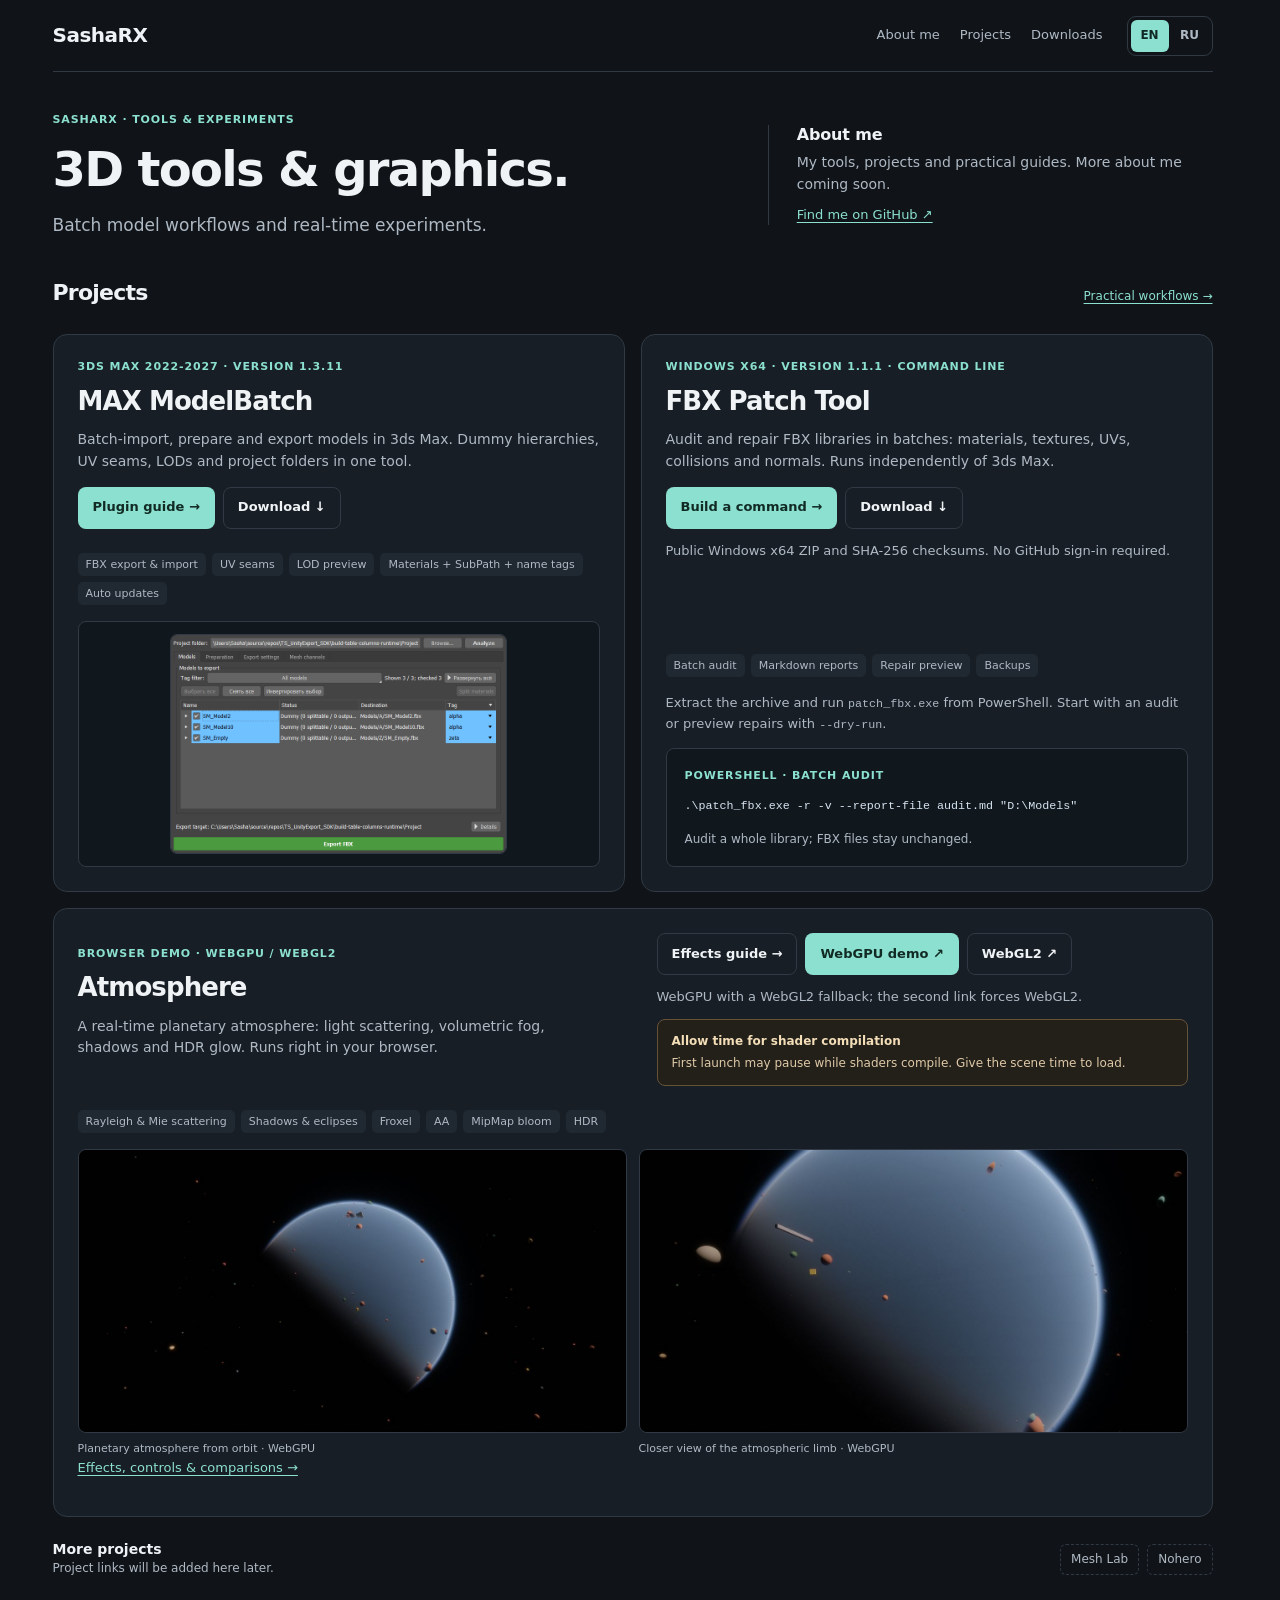
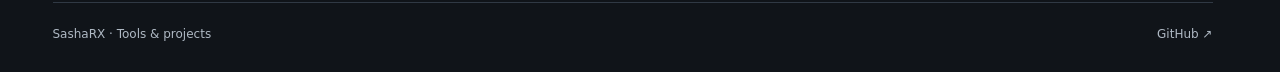
<file: index.html>
<!doctype html>
<html lang="en">
<head>
  <meta charset="utf-8">
  <meta name="viewport" content="width=device-width,initial-scale=1">
  <title>SashaRX - tools &amp; projects</title>
  <meta name="description" content="SashaRX's tools and projects: MAX ModelBatch for 3ds Max, FBX Patch Tool with command examples, and a planetary atmosphere demo for WebGPU and WebGL2.">
  <link rel="canonical" href="https://sasharx.github.io/">
<link rel="alternate" hreflang="en" href="https://sasharx.github.io/">
<link rel="alternate" hreflang="ru" href="https://sasharx.github.io/ru/">
<link rel="alternate" hreflang="x-default" href="https://sasharx.github.io/">
  <meta property="og:title" content="SashaRX - tools &amp; projects">
  <meta property="og:description" content="SashaRX's tools and projects: MAX ModelBatch for 3ds Max, FBX Patch Tool with command examples, and a planetary atmosphere demo for WebGPU and WebGL2.">
  <meta property="og:type" content="website">
  <meta property="og:locale" content="en_US">
  <meta property="og:url" content="https://sasharx.github.io/">
  <meta property="og:image" content="https://sasharx.github.io/modelbatch/preview.png">
  <link rel="stylesheet" href="/assets/gallery.css">
  <script src="/assets/gallery.js" defer></script>
  <script>
(()=>{const key='sasharx.siteLanguage';const locale="en";const routes={"en":"/","ru":"/ru/"};
try{if(true&&localStorage.getItem(key)==='ru'){location.replace(routes.ru+location.search+location.hash);return}localStorage.setItem(key,locale)}catch{}
document.addEventListener('DOMContentLoaded',()=>{const links=[...document.querySelectorAll('a[data-language]')];
const update=()=>links.forEach(link=>link.href=routes[link.dataset.language]+location.search+location.hash);update();addEventListener('hashchange',update);
links.forEach(link=>link.addEventListener('click',()=>{try{localStorage.setItem(key,link.dataset.language)}catch{}}));});})();
</script>
<link rel="stylesheet" href="/assets/site.css?v=20261013">
<link rel="stylesheet" href="/assets/home.css?v=20261013-workflows">
<script src="/assets/about.js?v=20261013-projects" defer></script>
</head>
<body class="home-page">
<a class="skip-link" href="#main">Skip to content</a>
  <div class="wrap">
    <header class="site-header">
      <a class="brand" href="/">SashaRX</a>
      <div class="header-actions">
        <nav class="site-nav" aria-label="Main navigation">
          <a href="#about">About me</a>
          <a href="#projects">Projects</a>
          <a href="/downloads/">Downloads</a>
        </nav>
        <nav class="language-switch" aria-label="Site language"><a href="/" hreflang="en" lang="en" data-language="en" aria-current="true">EN</a><a href="/ru/" hreflang="ru" lang="ru" data-language="ru">RU</a></nav>
      </div>
    </header>
    <main id="main">
      <details id="about" class="about-disclosure">
        <summary>About me</summary>
      <section class="about" aria-labelledby="name">
        <div>
          <p class="eyebrow">SashaRX · tools &amp; experiments</p>
          <h1 id="name">3D tools &amp; graphics.</h1>
          <p class="lead">Batch model workflows and real-time experiments.</p>
        </div>
        <div class="note">
          <h2>About me</h2>
          <p>My tools, projects and practical guides. More about me coming soon.</p>
          <a href="https://github.com/SashaRX">Find me on GitHub ↗</a>
        </div>
      </section>
      </details>
      <section id="projects" aria-labelledby="projects-title">
        <div class="section-title">
          <h2 id="projects-title">Projects</h2>
          <span><a href="/workflows/">Practical workflows →</a></span>
        </div>
        <div class="project-grid">
        <article class="project" id="modelbatch" aria-labelledby="modelbatch-title">
          <div class="project-copy">
            <span class="badge">3DS MAX 2022-2027 · VERSION 1.3.11</span>
            <h3 id="modelbatch-title">MAX ModelBatch</h3>
            <p>Batch-import, prepare and export models in 3ds Max. Dummy hierarchies, UV seams, LODs and project folders in one tool.</p>
            <div class="demo-actions"><a class="button" href="/modelbatch/">Plugin guide →</a><a class="button button-secondary" href="/downloads/#modelbatch">Download ↓</a></div>
          </div>
          <details class="project-details">
            <summary aria-label="More details: MAX ModelBatch">More details</summary>
            <div class="project-details-content">
              <div class="features" aria-label="Plugin features"><span>FBX export &amp; import</span><span>UV seams</span><span>LOD preview</span><span>Materials + SubPath + name tags</span><span>Auto updates</span></div>
              <a class="project-image" href="/modelbatch/" aria-label="Open the MAX ModelBatch illustrated guide">
                <img src="/modelbatch/preview.png" alt="MAX ModelBatch's Models page in 3ds Max, with Dummy roots, destination paths and tag controls" width="800" height="520" loading="lazy" decoding="async">
              </a>
            </div>
          </details>
        </article>
        <article class="project" id="fbx-patch" aria-labelledby="fbx-patch-title">
          <div class="project-copy">
            <span class="badge">WINDOWS X64 · VERSION 1.1.1 · COMMAND LINE</span>
            <h3 id="fbx-patch-title">FBX Patch Tool</h3>
            <p>Audit and repair FBX libraries in batches: materials, textures, UVs, collisions and normals. Runs independently of 3ds Max.</p>
          </div>
          <div class="demo-launch">
            <div class="demo-actions">
              <a class="button" href="/fbx-patch/">Build a command →</a>
              <a class="button button-secondary" href="/downloads/#fbx">Download ↓</a>
            </div>
            <p>Public Windows x64 ZIP and SHA-256 checksums. No GitHub sign-in required.</p>
          </div>
          <details class="project-details">
            <summary aria-label="More details: FBX Patch Tool">More details</summary>
            <div class="project-details-content">
              <div class="features" aria-label="FBX Patch Tool features"><span>Batch audit</span><span>Markdown reports</span><span>Repair preview</span><span>Backups</span></div>
              <p>Extract the archive and run <code>patch_fbx.exe</code> from PowerShell. Start with an audit or preview repairs with <code>--dry-run</code>.</p>
              <div class="command-preview"><span>POWERSHELL · BATCH AUDIT</span><pre><code>.\patch_fbx.exe -r -v --report-file audit.md "D:\Models"</code></pre><p>Audit a whole library; FBX files stay unchanged.</p></div>
            </div>
          </details>
        </article>
        <article class="project project-atmosphere" id="atmosphere" aria-labelledby="atmosphere-title">
          <div class="atmosphere-info">
            <div class="project-copy">
              <span class="badge">BROWSER DEMO · WEBGPU / WEBGL2</span>
              <h3 id="atmosphere-title">Atmosphere</h3>
              <p>A real-time planetary atmosphere: light scattering, volumetric fog, shadows and HDR glow. Runs right in your browser.</p>
            </div>
            <div class="demo-launch">
              <div class="demo-actions">
                <a class="button button-secondary" href="/atmosphere-guide/">Effects guide →</a>
                <a class="button" href="https://sasharx.github.io/Atmosphere/" target="_blank" rel="noopener">WebGPU demo ↗</a>
                <a class="button button-secondary" href="https://sasharx.github.io/Atmosphere/?webgl2" target="_blank" rel="noopener">WebGL2 ↗</a>
              </div>
              <p>WebGPU with a WebGL2 fallback; the second link forces WebGL2.</p>
              <p class="shader-note"><strong>Allow time for shader compilation</strong>First launch may pause while shaders compile. Give the scene time to load.</p>
            </div>
          </div>
          <details class="project-details">
            <summary aria-label="More details: Atmosphere">More details</summary>
            <div class="project-details-content">
              <div class="features" aria-label="Atmosphere features"><span>Rayleigh &amp; Mie scattering</span><span>Shadows &amp; eclipses</span><span>Froxel</span><span>AA</span><span>MipMap bloom</span><span>HDR</span></div>
              <div class="atmosphere-gallery" aria-label="Atmosphere screenshots captured in WebGPU">
                <figure>
                  <a href="/assets/atmosphere/orbit.jpg" aria-label="View the orbital screenshot in the gallery">
                    <img src="/assets/atmosphere/orbit.jpg" alt="A blue atmospheric rim around the lit side of a planet against space" width="1280" height="660" loading="lazy" decoding="async">
                  </a>
                  <figcaption>Planetary atmosphere from orbit · WebGPU</figcaption>
                </figure>
                <figure>
                  <a href="/assets/atmosphere/limb.jpg" aria-label="View the atmospheric limb screenshot in the gallery">
                    <img src="/assets/atmosphere/limb.jpg" alt="A closer view of the glowing blue atmospheric limb and the transition into the planet's shadow" width="1280" height="660" loading="lazy" decoding="async">
                  </a>
                  <figcaption>Closer view of the atmospheric limb · WebGPU</figcaption>
                </figure>
              </div>
              <p><a href="/atmosphere-guide/#effects">Effects, controls &amp; comparisons →</a></p>
            </div>
          </details>
        </article>
        </div>
      </section>
      <section class="upcoming" aria-labelledby="more-title">
        <div><h2 id="more-title">More projects</h2><p>Project links will be added here later.</p></div>
        <div class="future-projects"><span>Mesh Lab</span><span>Nohero</span></div>
      </section>
    </main>
    <footer class="site-footer"><span>SashaRX · Tools &amp; projects</span><a href="https://github.com/SashaRX">GitHub ↗</a></footer>
  </div>
</body>
</html>
</file>
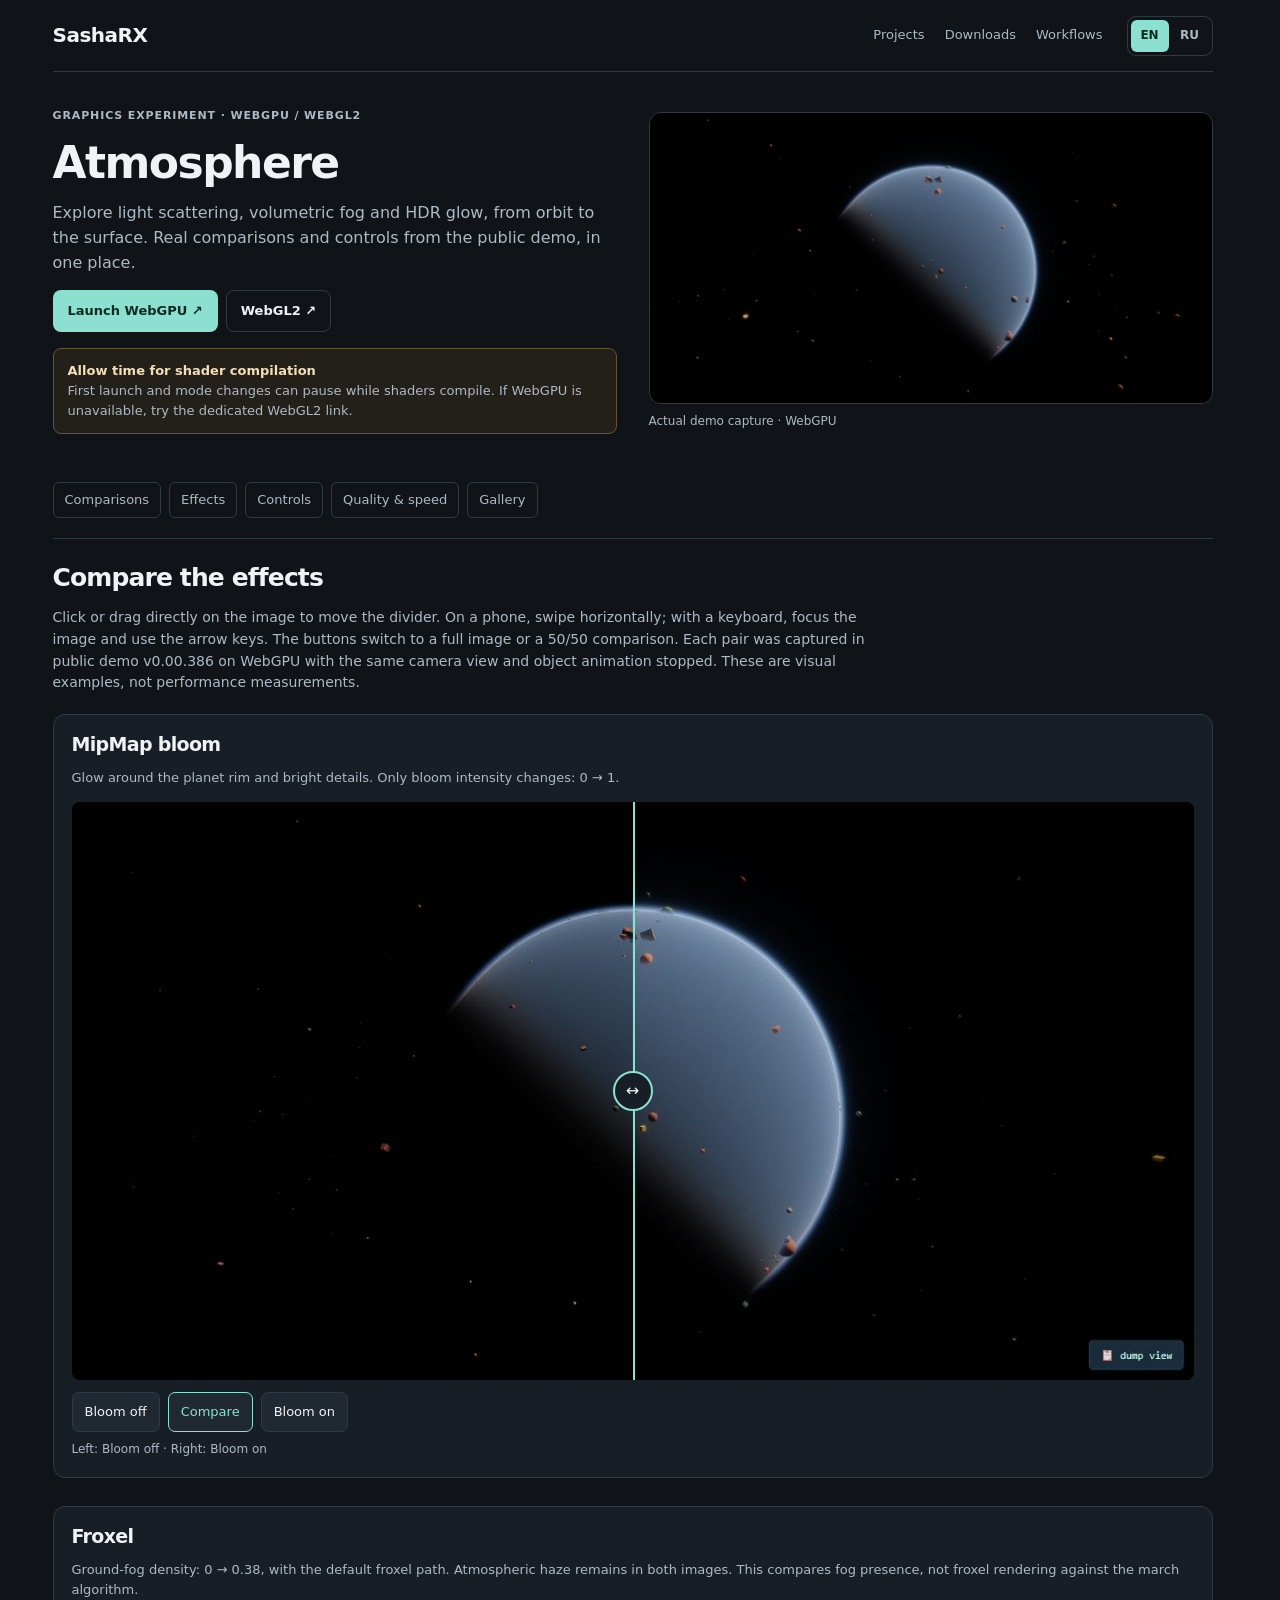
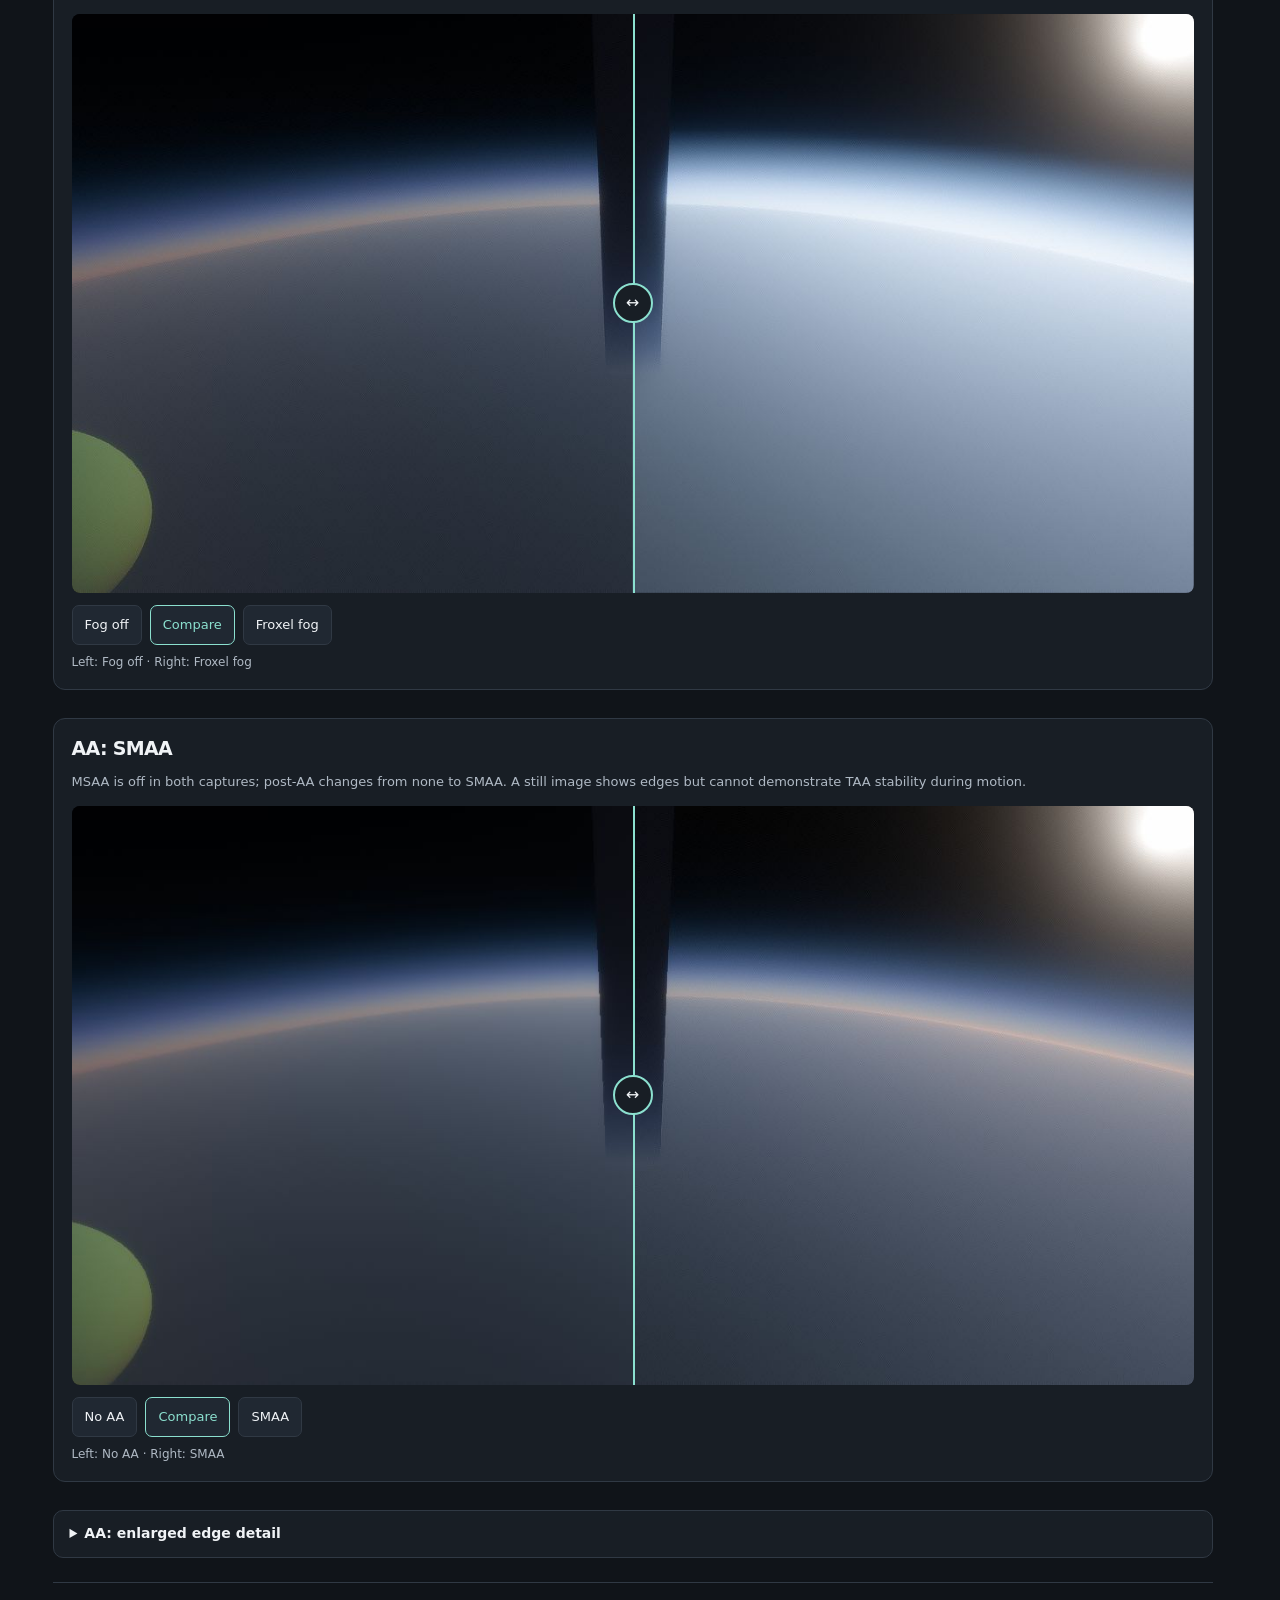
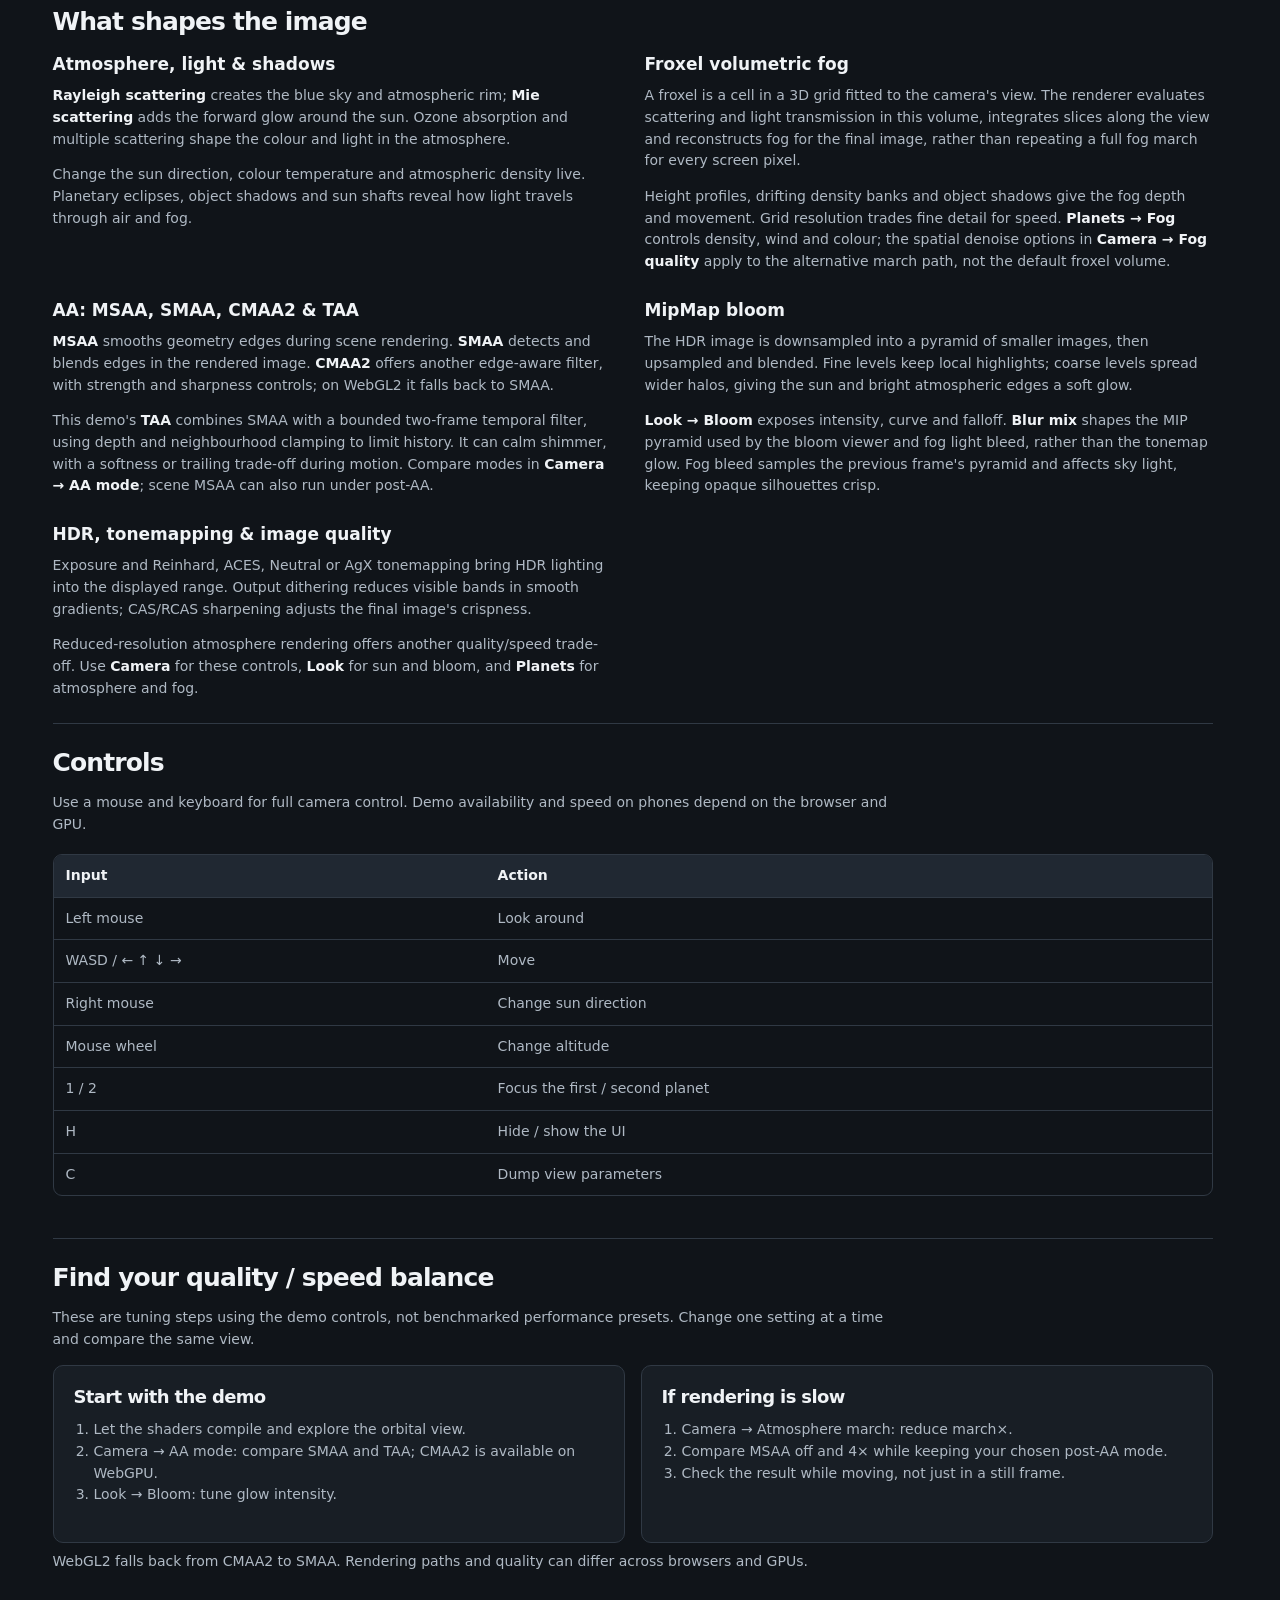
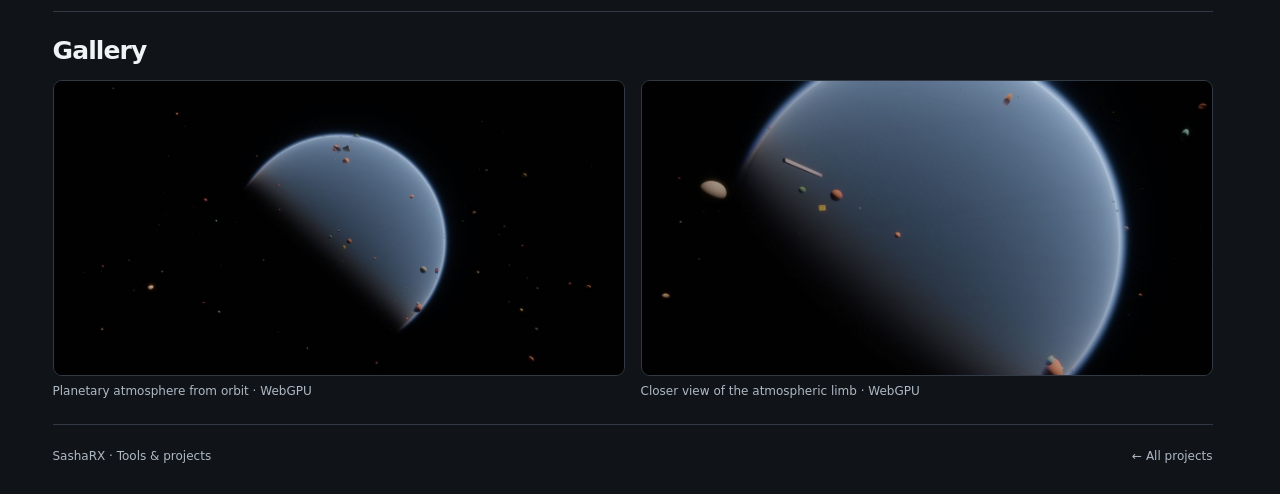
<file: atmosphere-guide/index.html>
<!doctype html>
<html lang="en"><head><meta charset="utf-8"><meta name="viewport" content="width=device-width,initial-scale=1">
<title>Atmosphere — effects &amp; controls · SashaRX</title><meta name="description" content="An interactive planetary atmosphere: AA, Froxel and MipMap bloom comparisons, controls and WebGPU/WebGL2 quality settings.">
<link rel="canonical" href="https://sasharx.github.io/atmosphere-guide/">
<link rel="alternate" hreflang="en" href="https://sasharx.github.io/atmosphere-guide/"><link rel="alternate" hreflang="ru" href="https://sasharx.github.io/ru/atmosphere-guide/"><link rel="alternate" hreflang="x-default" href="https://sasharx.github.io/atmosphere-guide/">
<meta property="og:title" content="Atmosphere — effects &amp; controls · SashaRX"><meta property="og:description" content="An interactive planetary atmosphere: AA, Froxel and MipMap bloom comparisons, controls and WebGPU/WebGL2 quality settings."><meta property="og:type" content="website"><meta property="og:url" content="https://sasharx.github.io/atmosphere-guide/"><meta property="og:locale" content="en_US"><meta property="og:image" content="https://sasharx.github.io/assets/atmosphere/orbit.jpg">
<link rel="stylesheet" href="/assets/site.css?v=20261013"><link rel="stylesheet" href="/assets/project-pages.css?v=20261013-direct-compare">
<script>
(()=>{const key='sasharx.siteLanguage';const locale='en';const routes={en:'/atmosphere-guide/',ru:'/ru/atmosphere-guide/'};
try{localStorage.setItem(key,locale)}catch{}
document.addEventListener('DOMContentLoaded',()=>{const links=[...document.querySelectorAll('a[data-language]')];const update=()=>links.forEach(link=>link.href=routes[link.dataset.language]+location.search+location.hash);update();addEventListener('hashchange',update);links.forEach(link=>link.addEventListener('click',()=>{try{localStorage.setItem(key,link.dataset.language)}catch{}}));});})();
</script><link rel="stylesheet" href="/assets/gallery.css"><script src="/assets/gallery.js" defer></script><script src="/assets/comparisons.js?v=20261013-direct-compare" defer></script></head><body>
<a class="skip-link" href="#main">Skip to content</a>
<div class="wrap"><header class="site-header"><a class="brand" href="/">SashaRX</a><div class="header-actions"><nav class="site-nav" aria-label="Main navigation"><a href="/#projects">Projects</a><a href="/downloads/">Downloads</a><a href="/workflows/">Workflows</a></nav><nav class="language-switch" aria-label="Site language"><a href="/atmosphere-guide/" hreflang="en" lang="en" data-language="en" aria-current="true">EN</a><a href="/ru/atmosphere-guide/" hreflang="ru" lang="ru" data-language="ru">RU</a></nav></div></header>
<main id="main"><section class="project-hero" aria-labelledby="page-title"><div><p class="eyebrow">GRAPHICS EXPERIMENT · WEBGPU / WEBGL2</p><h1 id="page-title">Atmosphere</h1><p>Explore light scattering, volumetric fog and HDR glow, from orbit to the surface. Real comparisons and controls from the public demo, in one place.</p><div class="demo-actions"><a class="button" href="https://sasharx.github.io/Atmosphere/" target="_blank" rel="noopener">Launch WebGPU ↗</a><a class="button button-secondary" href="https://sasharx.github.io/Atmosphere/?webgl2" target="_blank" rel="noopener">WebGL2 ↗</a></div><p class="shader-note"><strong>Allow time for shader compilation</strong>First launch and mode changes can pause while shaders compile. If WebGPU is unavailable, try the dedicated WebGL2 link.</p></div><figure class="hero-image"><img src="/assets/atmosphere/orbit.jpg" width="1280" height="660" decoding="async" alt="A planet with a blue atmospheric rim"><figcaption>Actual demo capture · WebGPU</figcaption></figure></section>
<nav class="section-nav" aria-label="Page sections"><a href="#comparisons">Comparisons</a><a href="#effects">Effects</a><a href="#controls">Controls</a><a href="#quality">Quality & speed</a><a href="#screenshots">Gallery</a></nav>
<section class="project-section" id="comparisons"><h2>Compare the effects</h2><p>Click or drag directly on the image to move the divider. On a phone, swipe horizontally; with a keyboard, focus the image and use the arrow keys. The buttons switch to a full image or a 50/50 comparison. Each pair was captured in public demo v0.00.386 on WebGPU with the same camera view and object animation stopped. These are visual examples, not performance measurements.</p>
<article class="comparison" id="compare-bloom"><h3>MipMap bloom</h3><p>Glow around the planet rim and bright details. Only bloom intensity changes: 0 → 1.</p>
<div class="comparison-stage" data-label="Comparison divider: MipMap bloom" data-before="Bloom off" data-after="Bloom on"><figure class="comparison-before"><img src="/assets/atmosphere/bloom-off.jpg" width="1280" height="660" loading="lazy" decoding="async" alt="Bloom off"><figcaption>Bloom off</figcaption></figure><figure class="comparison-after"><img src="/assets/atmosphere/bloom-on.jpg" width="1280" height="660" loading="lazy" decoding="async" alt="Bloom on"><figcaption>Bloom on</figcaption></figure></div>
<div class="comparison-controls" hidden><div class="comparison-buttons" role="group" aria-label="MipMap bloom"><button type="button" data-split="100" aria-pressed="false">Bloom off</button><button type="button" data-split="50" aria-pressed="true">Compare</button><button type="button" data-split="0" aria-pressed="false">Bloom on</button></div><p class="comparison-sides">Left: Bloom off · Right: Bloom on</p></div></article><article class="comparison" id="compare-fog"><h3>Froxel</h3><p>Ground-fog density: 0 → 0.38, with the default froxel path. Atmospheric haze remains in both images. This compares fog presence, not froxel rendering against the march algorithm.</p>
<div class="comparison-stage" data-label="Comparison divider: Froxel" data-before="Fog off" data-after="Froxel fog"><figure class="comparison-before"><img src="/assets/atmosphere/fog-off.jpg" width="1280" height="660" loading="lazy" decoding="async" alt="Fog off"><figcaption>Fog off</figcaption></figure><figure class="comparison-after"><img src="/assets/atmosphere/fog-on.jpg" width="1280" height="660" loading="lazy" decoding="async" alt="Froxel fog"><figcaption>Froxel fog</figcaption></figure></div>
<div class="comparison-controls" hidden><div class="comparison-buttons" role="group" aria-label="Froxel"><button type="button" data-split="100" aria-pressed="false">Fog off</button><button type="button" data-split="50" aria-pressed="true">Compare</button><button type="button" data-split="0" aria-pressed="false">Froxel fog</button></div><p class="comparison-sides">Left: Fog off · Right: Froxel fog</p></div></article><article class="comparison" id="compare-aa"><h3>AA: SMAA</h3><p>MSAA is off in both captures; post-AA changes from none to SMAA. A still image shows edges but cannot demonstrate TAA stability during motion.</p>
<div class="comparison-stage" data-label="Comparison divider: AA: SMAA" data-before="No AA" data-after="SMAA"><figure class="comparison-before"><img src="/assets/atmosphere/aa-off.jpg" width="1280" height="660" loading="lazy" decoding="async" alt="No AA"><figcaption>No AA</figcaption></figure><figure class="comparison-after"><img src="/assets/atmosphere/aa-smaa.jpg" width="1280" height="660" loading="lazy" decoding="async" alt="SMAA"><figcaption>SMAA</figcaption></figure></div>
<div class="comparison-controls" hidden><div class="comparison-buttons" role="group" aria-label="AA: SMAA"><button type="button" data-split="100" aria-pressed="false">No AA</button><button type="button" data-split="50" aria-pressed="true">Compare</button><button type="button" data-split="0" aria-pressed="false">SMAA</button></div><p class="comparison-sides">Left: No AA · Right: SMAA</p></div></article><details class="capture-note"><summary>AA: enlarged edge detail</summary><div class="aa-detail"><figure><img src="/assets/atmosphere/aa-off-detail.jpg" width="110" height="240" loading="lazy" alt="An object edge without AA"><figcaption>No AA · edge detail</figcaption></figure><figure><img src="/assets/atmosphere/aa-smaa-detail.jpg" width="110" height="240" loading="lazy" alt="The same edge with SMAA"><figcaption>SMAA · edge detail</figcaption></figure></div></details></section>
<section class="project-section" id="effects"><h2>What shapes the image</h2><dl class="effect-list">
              <div>
                <dt>Atmosphere, light &amp; shadows</dt>
                <dd><p><strong>Rayleigh scattering</strong> creates the blue sky and atmospheric rim; <strong>Mie scattering</strong> adds the forward glow around the sun. Ozone absorption and multiple scattering shape the colour and light in the atmosphere.</p><p>Change the sun direction, colour temperature and atmospheric density live. Planetary eclipses, object shadows and sun shafts reveal how light travels through air and fog.</p></dd>
              </div>
              <div>
                <dt>Froxel volumetric fog</dt>
                <dd><p>A froxel is a cell in a 3D grid fitted to the camera's view. The renderer evaluates scattering and light transmission in this volume, integrates slices along the view and reconstructs fog for the final image, rather than repeating a full fog march for every screen pixel.</p><p>Height profiles, drifting density banks and object shadows give the fog depth and movement. Grid resolution trades fine detail for speed. <strong>Planets → Fog</strong> controls density, wind and colour; the spatial denoise options in <strong>Camera → Fog quality</strong> apply to the alternative march path, not the default froxel volume.</p></dd>
              </div>
              <div>
                <dt>AA: MSAA, SMAA, CMAA2 &amp; TAA</dt>
                <dd><p><strong>MSAA</strong> smooths geometry edges during scene rendering. <strong>SMAA</strong> detects and blends edges in the rendered image. <strong>CMAA2</strong> offers another edge-aware filter, with strength and sharpness controls; on WebGL2 it falls back to SMAA.</p><p>This demo's <strong>TAA</strong> combines SMAA with a bounded two-frame temporal filter, using depth and neighbourhood clamping to limit history. It can calm shimmer, with a softness or trailing trade-off during motion. Compare modes in <strong>Camera → AA mode</strong>; scene MSAA can also run under post-AA.</p></dd>
              </div>
              <div>
                <dt>MipMap bloom</dt>
                <dd><p>The HDR image is downsampled into a pyramid of smaller images, then upsampled and blended. Fine levels keep local highlights; coarse levels spread wider halos, giving the sun and bright atmospheric edges a soft glow.</p><p><strong>Look → Bloom</strong> exposes intensity, curve and falloff. <strong>Blur mix</strong> shapes the MIP pyramid used by the bloom viewer and fog light bleed, rather than the tonemap glow. Fog bleed samples the previous frame's pyramid and affects sky light, keeping opaque silhouettes crisp.</p></dd>
              </div>
              <div>
                <dt>HDR, tonemapping &amp; image quality</dt>
                <dd><p>Exposure and Reinhard, ACES, Neutral or AgX tonemapping bring HDR lighting into the displayed range. Output dithering reduces visible bands in smooth gradients; CAS/RCAS sharpening adjusts the final image's crispness.</p><p>Reduced-resolution atmosphere rendering offers another quality/speed trade-off. Use <strong>Camera</strong> for these controls, <strong>Look</strong> for sun and bloom, and <strong>Planets</strong> for atmosphere and fog.</p></dd>
              </div>
              </dl></section>
<section class="project-section" id="controls"><h2>Controls</h2><p>Use a mouse and keyboard for full camera control. Demo availability and speed on phones depend on the browser and GPU.</p><div class="table-wrap" tabindex="0"><table><thead><tr><th>Input</th><th>Action</th></tr></thead><tbody>
<tr><td>Left mouse</td><td>Look around</td></tr><tr><td>WASD / ← ↑ ↓ →</td><td>Move</td></tr><tr><td>Right mouse</td><td>Change sun direction</td></tr><tr><td>Mouse wheel</td><td>Change altitude</td></tr><tr><td>1 / 2</td><td>Focus the first / second planet</td></tr><tr><td>H</td><td>Hide / show the UI</td></tr><tr><td>C</td><td>Dump view parameters</td></tr></tbody></table></div></section><section class="project-section" id="quality"><h2>Find your quality / speed balance</h2><p>These are tuning steps using the demo controls, not benchmarked performance presets. Change one setting at a time and compare the same view.</p><div class="info-grid">
<article class="info-card"><h3>Start with the demo</h3><ol><li>Let the shaders compile and explore the orbital view.</li><li>Camera → AA mode: compare SMAA and TAA; CMAA2 is available on WebGPU.</li><li>Look → Bloom: tune glow intensity.</li></ol></article>
<article class="info-card"><h3>If rendering is slow</h3><ol><li>Camera → Atmosphere march: reduce march×.</li><li>Compare MSAA off and 4× while keeping your chosen post-AA mode.</li><li>Check the result while moving, not just in a still frame.</li></ol></article></div><p class="capture-meta">WebGL2 falls back from CMAA2 to SMAA. Rendering paths and quality can differ across browsers and GPUs.</p></section>
<section class="project-section" id="screenshots"><h2>Gallery</h2><div class="atmosphere-gallery" aria-label="Atmosphere screenshots captured in WebGPU">
                <figure>
                  <a href="/assets/atmosphere/orbit.jpg" aria-label="View the orbital screenshot in the gallery">
                    <img src="/assets/atmosphere/orbit.jpg" alt="A blue atmospheric rim around the lit side of a planet against space" width="1280" height="660" loading="lazy" decoding="async">
                  </a>
                  <figcaption>Planetary atmosphere from orbit · WebGPU</figcaption>
                </figure>
                <figure>
                  <a href="/assets/atmosphere/limb.jpg" aria-label="View the atmospheric limb screenshot in the gallery">
                    <img src="/assets/atmosphere/limb.jpg" alt="A closer view of the glowing blue atmospheric limb and the transition into the planet's shadow" width="1280" height="660" loading="lazy" decoding="async">
                  </a>
                  <figcaption>Closer view of the atmospheric limb · WebGPU</figcaption>
                </figure>
              </div></section></main><footer class="site-footer"><span>SashaRX · Tools &amp; projects</span><a href="/">← All projects</a></footer></div></body></html>
</file>
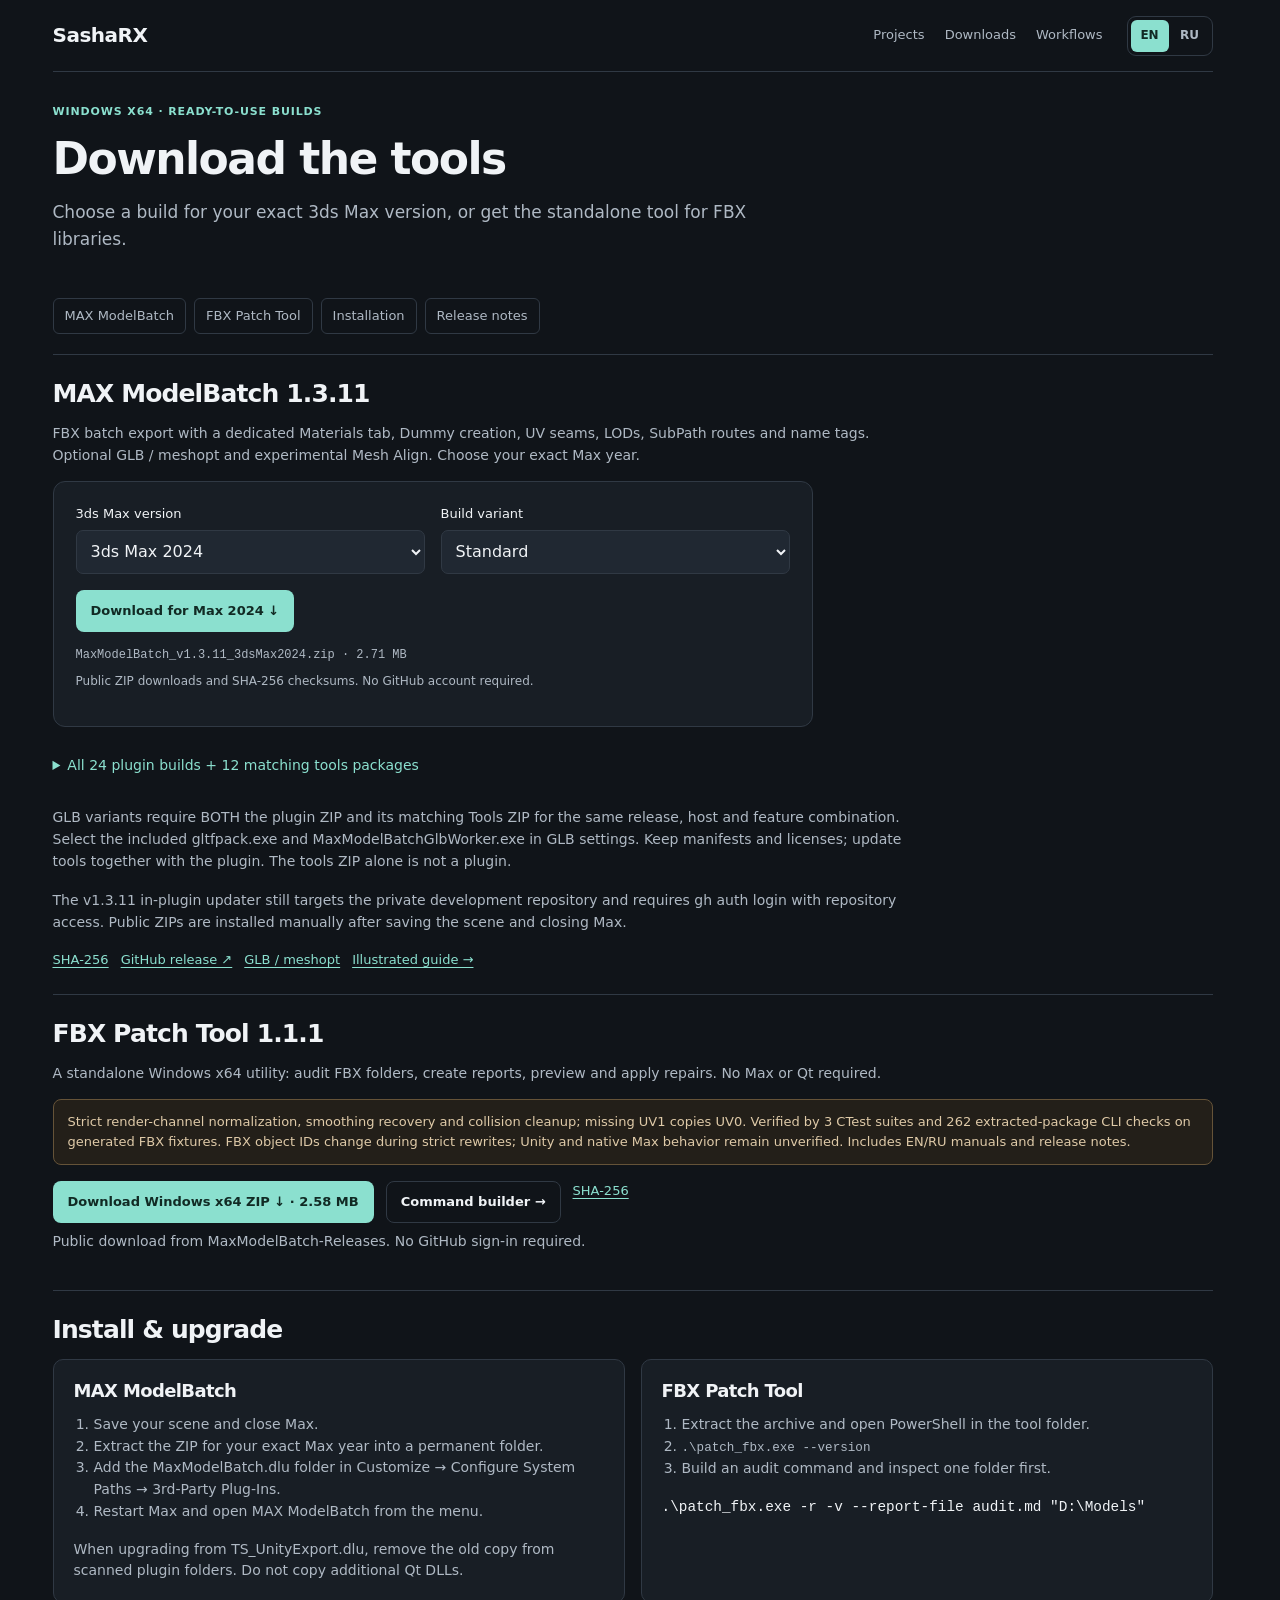
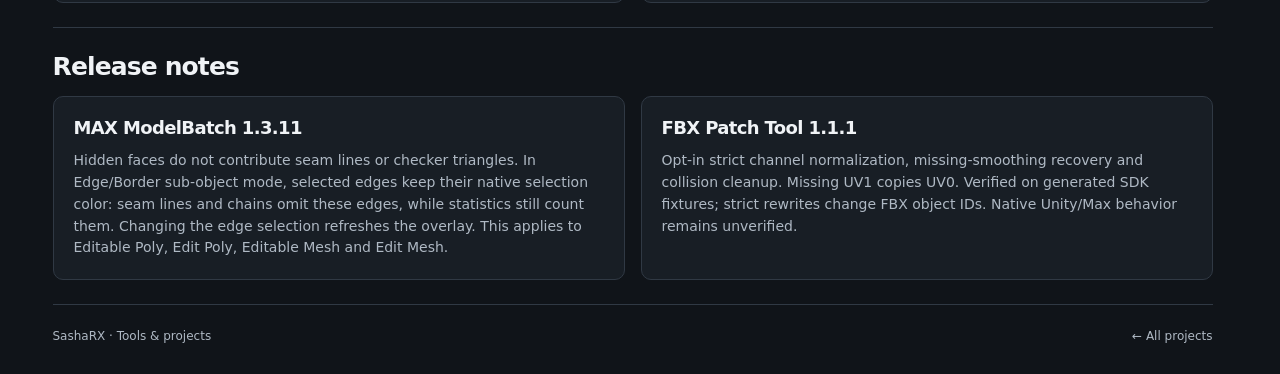
<file: downloads/index.html>
<!DOCTYPE html>

<html lang="en"><head><meta charset="utf-8"/><meta content="width=device-width,initial-scale=1" name="viewport"/>
<title>Download the tools · SashaRX</title><meta content="Ready-to-use MAX ModelBatch builds for Max 2022–2027 and FBX Patch Tool: host selection, installation and validation status." name="description"/>
<link href="https://sasharx.github.io/downloads/" rel="canonical"/>
<link href="https://sasharx.github.io/downloads/" hreflang="en" rel="alternate"/><link href="https://sasharx.github.io/ru/downloads/" hreflang="ru" rel="alternate"/><link href="https://sasharx.github.io/downloads/" hreflang="x-default" rel="alternate"/>
<meta content="Download the tools · SashaRX" property="og:title"/><meta content="Ready-to-use MAX ModelBatch builds for Max 2022–2027 and FBX Patch Tool: host selection, installation and validation status." property="og:description"/><meta content="website" property="og:type"/><meta content="https://sasharx.github.io/downloads/" property="og:url"/><meta content="en_US" property="og:locale"/><meta content="https://sasharx.github.io/modelbatch/preview.png" property="og:image"/>
<link href="/assets/site.css?v=20261013" rel="stylesheet"/><link href="/assets/project-pages.css?v=1.3.11" rel="stylesheet"/>
<script>
(()=>{const key='sasharx.siteLanguage';const locale='en';const routes={en:'/downloads/',ru:'/ru/downloads/'};
try{localStorage.setItem(key,locale)}catch{}
document.addEventListener('DOMContentLoaded',()=>{const links=[...document.querySelectorAll('a[data-language]')];const update=()=>links.forEach(link=>link.href=routes[link.dataset.language]+location.search+location.hash);update();addEventListener('hashchange',update);links.forEach(link=>link.addEventListener('click',()=>{try{localStorage.setItem(key,link.dataset.language)}catch{}}));});})();
</script><script defer="" src="/assets/downloads.js?v=1.3.11-clean"></script></head><body>
<a class="skip-link" href="#main">Skip to content</a>
<div class="wrap"><header class="site-header"><a class="brand" href="/">SashaRX</a><div class="header-actions"><nav aria-label="Main navigation" class="site-nav"><a href="/#projects">Projects</a><a href="/downloads/">Downloads</a><a href="/workflows/">Workflows</a></nav><nav aria-label="Site language" class="language-switch"><a aria-current="true" data-language="en" href="/downloads/" hreflang="en" lang="en">EN</a><a data-language="ru" href="/ru/downloads/" hreflang="ru" lang="ru">RU</a></nav></div></header>
<main id="main"><section class="download-hero"><p class="eyebrow">WINDOWS X64 · READY-TO-USE BUILDS</p><h1>Download the tools</h1><p class="lead">Choose a build for your exact 3ds Max version, or get the standalone tool for FBX libraries.</p></section><nav aria-label="Download sections" class="section-nav"><a href="#modelbatch">MAX ModelBatch</a><a href="#fbx">FBX Patch Tool</a><a href="#install">Installation</a><a href="#changes">Release notes</a></nav>
<section class="project-section" id="modelbatch"><h2>MAX ModelBatch 1.3.11</h2><p>FBX batch export with a dedicated Materials tab, Dummy creation, UV seams, LODs, SubPath routes and name tags. Optional GLB / meshopt and experimental Mesh Align. Choose your exact Max year.</p>
<form class="download-picker" id="download-picker"><div class="picker-fields"><div><label for="max-version">3ds Max version</label><select id="max-version" name="host">
<option data-glb="https://github.com/SashaRX/MaxModelBatch-Releases/releases/download/v1.3.11/MaxModelBatch_v1.3.11_3dsMax2022_GLB.zip" data-glb-size="2.92" data-glb-tools="https://github.com/SashaRX/MaxModelBatch-Releases/releases/download/v1.3.11/MaxModelBatch_v1.3.11_3dsMax2022_GLB_Tools.zip" data-mesh="https://github.com/SashaRX/MaxModelBatch-Releases/releases/download/v1.3.11/MaxModelBatch_v1.3.11_3dsMax2022_MeshAlign.zip" data-mesh-glb="https://github.com/SashaRX/MaxModelBatch-Releases/releases/download/v1.3.11/MaxModelBatch_v1.3.11_3dsMax2022_MeshAlign_GLB.zip" data-mesh-glb-size="3.06" data-mesh-glb-tools="https://github.com/SashaRX/MaxModelBatch-Releases/releases/download/v1.3.11/MaxModelBatch_v1.3.11_3dsMax2022_MeshAlign_GLB_Tools.zip" data-mesh-size="2.85" data-standard="https://github.com/SashaRX/MaxModelBatch-Releases/releases/download/v1.3.11/MaxModelBatch_v1.3.11_3dsMax2022.zip" data-standard-size="2.71" value="2022">3ds Max 2022</option>
<option data-glb="https://github.com/SashaRX/MaxModelBatch-Releases/releases/download/v1.3.11/MaxModelBatch_v1.3.11_3dsMax2023_GLB.zip" data-glb-size="2.92" data-glb-tools="https://github.com/SashaRX/MaxModelBatch-Releases/releases/download/v1.3.11/MaxModelBatch_v1.3.11_3dsMax2023_GLB_Tools.zip" data-mesh="https://github.com/SashaRX/MaxModelBatch-Releases/releases/download/v1.3.11/MaxModelBatch_v1.3.11_3dsMax2023_MeshAlign.zip" data-mesh-glb="https://github.com/SashaRX/MaxModelBatch-Releases/releases/download/v1.3.11/MaxModelBatch_v1.3.11_3dsMax2023_MeshAlign_GLB.zip" data-mesh-glb-size="3.06" data-mesh-glb-tools="https://github.com/SashaRX/MaxModelBatch-Releases/releases/download/v1.3.11/MaxModelBatch_v1.3.11_3dsMax2023_MeshAlign_GLB_Tools.zip" data-mesh-size="2.84" data-standard="https://github.com/SashaRX/MaxModelBatch-Releases/releases/download/v1.3.11/MaxModelBatch_v1.3.11_3dsMax2023.zip" data-standard-size="2.71" value="2023">3ds Max 2023</option>
<option data-glb="https://github.com/SashaRX/MaxModelBatch-Releases/releases/download/v1.3.11/MaxModelBatch_v1.3.11_3dsMax2024_GLB.zip" data-glb-size="2.92" data-glb-tools="https://github.com/SashaRX/MaxModelBatch-Releases/releases/download/v1.3.11/MaxModelBatch_v1.3.11_3dsMax2024_GLB_Tools.zip" data-mesh="https://github.com/SashaRX/MaxModelBatch-Releases/releases/download/v1.3.11/MaxModelBatch_v1.3.11_3dsMax2024_MeshAlign.zip" data-mesh-glb="https://github.com/SashaRX/MaxModelBatch-Releases/releases/download/v1.3.11/MaxModelBatch_v1.3.11_3dsMax2024_MeshAlign_GLB.zip" data-mesh-glb-size="3.06" data-mesh-glb-tools="https://github.com/SashaRX/MaxModelBatch-Releases/releases/download/v1.3.11/MaxModelBatch_v1.3.11_3dsMax2024_MeshAlign_GLB_Tools.zip" data-mesh-size="2.84" data-standard="https://github.com/SashaRX/MaxModelBatch-Releases/releases/download/v1.3.11/MaxModelBatch_v1.3.11_3dsMax2024.zip" data-standard-size="2.71" selected="" value="2024">3ds Max 2024</option>
<option data-glb="https://github.com/SashaRX/MaxModelBatch-Releases/releases/download/v1.3.11/MaxModelBatch_v1.3.11_3dsMax2025_GLB.zip" data-glb-size="2.96" data-glb-tools="https://github.com/SashaRX/MaxModelBatch-Releases/releases/download/v1.3.11/MaxModelBatch_v1.3.11_3dsMax2025_GLB_Tools.zip" data-mesh="https://github.com/SashaRX/MaxModelBatch-Releases/releases/download/v1.3.11/MaxModelBatch_v1.3.11_3dsMax2025_MeshAlign.zip" data-mesh-glb="https://github.com/SashaRX/MaxModelBatch-Releases/releases/download/v1.3.11/MaxModelBatch_v1.3.11_3dsMax2025_MeshAlign_GLB.zip" data-mesh-glb-size="3.10" data-mesh-glb-tools="https://github.com/SashaRX/MaxModelBatch-Releases/releases/download/v1.3.11/MaxModelBatch_v1.3.11_3dsMax2025_MeshAlign_GLB_Tools.zip" data-mesh-size="2.90" data-standard="https://github.com/SashaRX/MaxModelBatch-Releases/releases/download/v1.3.11/MaxModelBatch_v1.3.11_3dsMax2025.zip" data-standard-size="2.76" value="2025">3ds Max 2025</option>
<option data-glb="https://github.com/SashaRX/MaxModelBatch-Releases/releases/download/v1.3.11/MaxModelBatch_v1.3.11_3dsMax2026_GLB.zip" data-glb-size="2.97" data-glb-tools="https://github.com/SashaRX/MaxModelBatch-Releases/releases/download/v1.3.11/MaxModelBatch_v1.3.11_3dsMax2026_GLB_Tools.zip" data-mesh="https://github.com/SashaRX/MaxModelBatch-Releases/releases/download/v1.3.11/MaxModelBatch_v1.3.11_3dsMax2026_MeshAlign.zip" data-mesh-glb="https://github.com/SashaRX/MaxModelBatch-Releases/releases/download/v1.3.11/MaxModelBatch_v1.3.11_3dsMax2026_MeshAlign_GLB.zip" data-mesh-glb-size="3.11" data-mesh-glb-tools="https://github.com/SashaRX/MaxModelBatch-Releases/releases/download/v1.3.11/MaxModelBatch_v1.3.11_3dsMax2026_MeshAlign_GLB_Tools.zip" data-mesh-size="2.90" data-standard="https://github.com/SashaRX/MaxModelBatch-Releases/releases/download/v1.3.11/MaxModelBatch_v1.3.11_3dsMax2026.zip" data-standard-size="2.76" value="2026">3ds Max 2026</option>
<option data-glb="https://github.com/SashaRX/MaxModelBatch-Releases/releases/download/v1.3.11/MaxModelBatch_v1.3.11_3dsMax2027_GLB.zip" data-glb-size="2.97" data-glb-tools="https://github.com/SashaRX/MaxModelBatch-Releases/releases/download/v1.3.11/MaxModelBatch_v1.3.11_3dsMax2027_GLB_Tools.zip" data-mesh="https://github.com/SashaRX/MaxModelBatch-Releases/releases/download/v1.3.11/MaxModelBatch_v1.3.11_3dsMax2027_MeshAlign.zip" data-mesh-glb="https://github.com/SashaRX/MaxModelBatch-Releases/releases/download/v1.3.11/MaxModelBatch_v1.3.11_3dsMax2027_MeshAlign_GLB.zip" data-mesh-glb-size="3.11" data-mesh-glb-tools="https://github.com/SashaRX/MaxModelBatch-Releases/releases/download/v1.3.11/MaxModelBatch_v1.3.11_3dsMax2027_MeshAlign_GLB_Tools.zip" data-mesh-size="2.90" data-standard="https://github.com/SashaRX/MaxModelBatch-Releases/releases/download/v1.3.11/MaxModelBatch_v1.3.11_3dsMax2027.zip" data-standard-size="2.76" value="2027">3ds Max 2027</option>
</select></div><div><label for="build-variant">Build variant</label><select id="build-variant" name="variant"><option value="standard">Standard</option><option value="mesh">Mesh Align</option><option value="glb">GLB</option><option value="meshGlb">Mesh Align + GLB</option></select></div></div><a class="button" href="https://github.com/SashaRX/MaxModelBatch-Releases/releases/download/v1.3.11/MaxModelBatch_v1.3.11_3dsMax2024.zip" id="plugin-download">Download for Max 2024 ↓</a><code class="package-name">MaxModelBatch_v1.3.11_3dsMax2024.zip · 2.71 MB</code><a class="button button-secondary" hidden="" id="glb-tools-download">Download matching GLB Tools ↓</a><p class="capture-meta download-access">Public ZIP downloads and SHA-256 checksums. No GitHub account required.</p></form>
<details class="all-builds"><summary>All 24 plugin builds + 12 matching tools packages</summary><div class="table-wrap" tabindex="0"><table><thead><tr><th>Max</th><th>Standard</th><th>Mesh Align</th><th>GLB</th><th>Mesh Align + GLB</th><th>Validation</th></tr></thead><tbody><tr><td>Max 2022</td><td><a href="https://github.com/SashaRX/MaxModelBatch-Releases/releases/download/v1.3.11/MaxModelBatch_v1.3.11_3dsMax2022.zip">Standard ZIP</a> · 2.71 MB</td><td><a href="https://github.com/SashaRX/MaxModelBatch-Releases/releases/download/v1.3.11/MaxModelBatch_v1.3.11_3dsMax2022_MeshAlign.zip">Mesh Align ZIP</a> · 2.85 MB</td><td><a href="https://github.com/SashaRX/MaxModelBatch-Releases/releases/download/v1.3.11/MaxModelBatch_v1.3.11_3dsMax2022_GLB.zip">GLB ZIP</a> · 2.92 MB<br/><a href="https://github.com/SashaRX/MaxModelBatch-Releases/releases/download/v1.3.11/MaxModelBatch_v1.3.11_3dsMax2022_GLB_Tools.zip">Tools ZIP</a> · 1.58 MB</td><td><a href="https://github.com/SashaRX/MaxModelBatch-Releases/releases/download/v1.3.11/MaxModelBatch_v1.3.11_3dsMax2022_MeshAlign_GLB.zip">Mesh Align + GLB ZIP</a> · 3.06 MB<br/><a href="https://github.com/SashaRX/MaxModelBatch-Releases/releases/download/v1.3.11/MaxModelBatch_v1.3.11_3dsMax2022_MeshAlign_GLB_Tools.zip">Tools ZIP</a> · 1.58 MB</td><td>SDK + tests; native pending</td></tr><tr><td>Max 2023</td><td><a href="https://github.com/SashaRX/MaxModelBatch-Releases/releases/download/v1.3.11/MaxModelBatch_v1.3.11_3dsMax2023.zip">Standard ZIP</a> · 2.71 MB</td><td><a href="https://github.com/SashaRX/MaxModelBatch-Releases/releases/download/v1.3.11/MaxModelBatch_v1.3.11_3dsMax2023_MeshAlign.zip">Mesh Align ZIP</a> · 2.84 MB</td><td><a href="https://github.com/SashaRX/MaxModelBatch-Releases/releases/download/v1.3.11/MaxModelBatch_v1.3.11_3dsMax2023_GLB.zip">GLB ZIP</a> · 2.92 MB<br/><a href="https://github.com/SashaRX/MaxModelBatch-Releases/releases/download/v1.3.11/MaxModelBatch_v1.3.11_3dsMax2023_GLB_Tools.zip">Tools ZIP</a> · 1.58 MB</td><td><a href="https://github.com/SashaRX/MaxModelBatch-Releases/releases/download/v1.3.11/MaxModelBatch_v1.3.11_3dsMax2023_MeshAlign_GLB.zip">Mesh Align + GLB ZIP</a> · 3.06 MB<br/><a href="https://github.com/SashaRX/MaxModelBatch-Releases/releases/download/v1.3.11/MaxModelBatch_v1.3.11_3dsMax2023_MeshAlign_GLB_Tools.zip">Tools ZIP</a> · 1.58 MB</td><td>SDK + tests; native pending</td></tr><tr><td>Max 2024</td><td><a href="https://github.com/SashaRX/MaxModelBatch-Releases/releases/download/v1.3.11/MaxModelBatch_v1.3.11_3dsMax2024.zip">Standard ZIP</a> · 2.71 MB</td><td><a href="https://github.com/SashaRX/MaxModelBatch-Releases/releases/download/v1.3.11/MaxModelBatch_v1.3.11_3dsMax2024_MeshAlign.zip">Mesh Align ZIP</a> · 2.84 MB</td><td><a href="https://github.com/SashaRX/MaxModelBatch-Releases/releases/download/v1.3.11/MaxModelBatch_v1.3.11_3dsMax2024_GLB.zip">GLB ZIP</a> · 2.92 MB<br/><a href="https://github.com/SashaRX/MaxModelBatch-Releases/releases/download/v1.3.11/MaxModelBatch_v1.3.11_3dsMax2024_GLB_Tools.zip">Tools ZIP</a> · 1.58 MB</td><td><a href="https://github.com/SashaRX/MaxModelBatch-Releases/releases/download/v1.3.11/MaxModelBatch_v1.3.11_3dsMax2024_MeshAlign_GLB.zip">Mesh Align + GLB ZIP</a> · 3.06 MB<br/><a href="https://github.com/SashaRX/MaxModelBatch-Releases/releases/download/v1.3.11/MaxModelBatch_v1.3.11_3dsMax2024_MeshAlign_GLB_Tools.zip">Tools ZIP</a> · 1.58 MB</td><td>SDK + native UI / restart / Dummy</td></tr><tr><td>Max 2025</td><td><a href="https://github.com/SashaRX/MaxModelBatch-Releases/releases/download/v1.3.11/MaxModelBatch_v1.3.11_3dsMax2025.zip">Standard ZIP</a> · 2.76 MB</td><td><a href="https://github.com/SashaRX/MaxModelBatch-Releases/releases/download/v1.3.11/MaxModelBatch_v1.3.11_3dsMax2025_MeshAlign.zip">Mesh Align ZIP</a> · 2.90 MB</td><td><a href="https://github.com/SashaRX/MaxModelBatch-Releases/releases/download/v1.3.11/MaxModelBatch_v1.3.11_3dsMax2025_GLB.zip">GLB ZIP</a> · 2.96 MB<br/><a href="https://github.com/SashaRX/MaxModelBatch-Releases/releases/download/v1.3.11/MaxModelBatch_v1.3.11_3dsMax2025_GLB_Tools.zip">Tools ZIP</a> · 1.58 MB</td><td><a href="https://github.com/SashaRX/MaxModelBatch-Releases/releases/download/v1.3.11/MaxModelBatch_v1.3.11_3dsMax2025_MeshAlign_GLB.zip">Mesh Align + GLB ZIP</a> · 3.10 MB<br/><a href="https://github.com/SashaRX/MaxModelBatch-Releases/releases/download/v1.3.11/MaxModelBatch_v1.3.11_3dsMax2025_MeshAlign_GLB_Tools.zip">Tools ZIP</a> · 1.58 MB</td><td>SDK + tests; native pending</td></tr><tr><td>Max 2026</td><td><a href="https://github.com/SashaRX/MaxModelBatch-Releases/releases/download/v1.3.11/MaxModelBatch_v1.3.11_3dsMax2026.zip">Standard ZIP</a> · 2.76 MB</td><td><a href="https://github.com/SashaRX/MaxModelBatch-Releases/releases/download/v1.3.11/MaxModelBatch_v1.3.11_3dsMax2026_MeshAlign.zip">Mesh Align ZIP</a> · 2.90 MB</td><td><a href="https://github.com/SashaRX/MaxModelBatch-Releases/releases/download/v1.3.11/MaxModelBatch_v1.3.11_3dsMax2026_GLB.zip">GLB ZIP</a> · 2.97 MB<br/><a href="https://github.com/SashaRX/MaxModelBatch-Releases/releases/download/v1.3.11/MaxModelBatch_v1.3.11_3dsMax2026_GLB_Tools.zip">Tools ZIP</a> · 1.58 MB</td><td><a href="https://github.com/SashaRX/MaxModelBatch-Releases/releases/download/v1.3.11/MaxModelBatch_v1.3.11_3dsMax2026_MeshAlign_GLB.zip">Mesh Align + GLB ZIP</a> · 3.11 MB<br/><a href="https://github.com/SashaRX/MaxModelBatch-Releases/releases/download/v1.3.11/MaxModelBatch_v1.3.11_3dsMax2026_MeshAlign_GLB_Tools.zip">Tools ZIP</a> · 1.58 MB</td><td>SDK + tests; native pending</td></tr><tr><td>Max 2027</td><td><a href="https://github.com/SashaRX/MaxModelBatch-Releases/releases/download/v1.3.11/MaxModelBatch_v1.3.11_3dsMax2027.zip">Standard ZIP</a> · 2.76 MB</td><td><a href="https://github.com/SashaRX/MaxModelBatch-Releases/releases/download/v1.3.11/MaxModelBatch_v1.3.11_3dsMax2027_MeshAlign.zip">Mesh Align ZIP</a> · 2.90 MB</td><td><a href="https://github.com/SashaRX/MaxModelBatch-Releases/releases/download/v1.3.11/MaxModelBatch_v1.3.11_3dsMax2027_GLB.zip">GLB ZIP</a> · 2.97 MB<br/><a href="https://github.com/SashaRX/MaxModelBatch-Releases/releases/download/v1.3.11/MaxModelBatch_v1.3.11_3dsMax2027_GLB_Tools.zip">Tools ZIP</a> · 1.58 MB</td><td><a href="https://github.com/SashaRX/MaxModelBatch-Releases/releases/download/v1.3.11/MaxModelBatch_v1.3.11_3dsMax2027_MeshAlign_GLB.zip">Mesh Align + GLB ZIP</a> · 3.11 MB<br/><a href="https://github.com/SashaRX/MaxModelBatch-Releases/releases/download/v1.3.11/MaxModelBatch_v1.3.11_3dsMax2027_MeshAlign_GLB_Tools.zip">Tools ZIP</a> · 1.58 MB</td><td>SDK + tests; native pending</td></tr></tbody></table></div></details>
<p class="release-note">GLB variants require BOTH the plugin ZIP and its matching Tools ZIP for the same release, host and feature combination. Select the included gltfpack.exe and MaxModelBatchGlbWorker.exe in GLB settings. Keep manifests and licenses; update tools together with the plugin. The tools ZIP alone is not a plugin.</p><p class="release-note">The v1.3.11 in-plugin updater still targets the private development repository and requires gh auth login with repository access. Public ZIPs are installed manually after saving the scene and closing Max.</p><div class="download-links"><a href="https://github.com/SashaRX/MaxModelBatch-Releases/releases/download/v1.3.11/SHA256SUMS.txt">SHA-256</a><a href="https://github.com/SashaRX/MaxModelBatch-Releases/releases/tag/v1.3.11">GitHub release ↗</a><a href="/modelbatch/#glb">GLB / meshopt</a><a href="/modelbatch/">Illustrated guide →</a></div></section>
<section class="project-section" id="fbx"><h2>FBX Patch Tool 1.1.1</h2><p>A standalone Windows x64 utility: audit FBX folders, create reports, preview and apply repairs. No Max or Qt required.</p><div class="notice"><p>Strict render-channel normalization, smoothing recovery and collision cleanup; missing UV1 copies UV0. Verified by 3 CTest suites and 262 extracted-package CLI checks on generated FBX fixtures. FBX object IDs change during strict rewrites; Unity and native Max behavior remain unverified. Includes EN/RU manuals and release notes.</p></div><div class="download-links"><a class="button" href="https://github.com/SashaRX/MaxModelBatch-Releases/releases/download/patch-fbx-v1.1.1/patch_fbx_v1.1.1_Windows_x64.zip">Download Windows x64 ZIP ↓ · 2.58 MB</a><a class="button button-secondary" href="/fbx-patch/">Command builder →</a><a href="https://github.com/SashaRX/MaxModelBatch-Releases/releases/download/patch-fbx-v1.1.1/SHA256SUMS.txt">SHA-256</a></div><p class="capture-meta download-access">Public download from MaxModelBatch-Releases. No GitHub sign-in required.</p></section>
<section class="project-section" id="install"><h2>Install &amp; upgrade</h2><div class="info-grid"><article class="info-card"><h3>MAX ModelBatch</h3><ol><li>Save your scene and close Max.</li><li>Extract the ZIP for your exact Max year into a permanent folder.</li><li>Add the MaxModelBatch.dlu folder in Customize → Configure System Paths → 3rd-Party Plug-Ins.</li><li>Restart Max and open MAX ModelBatch from the menu.</li></ol><p>When upgrading from TS_UnityExport.dlu, remove the old copy from scanned plugin folders. Do not copy additional Qt DLLs.</p></article><article class="info-card"><h3>FBX Patch Tool</h3><ol><li>Extract the archive and open PowerShell in the tool folder.</li><li><code>.\patch_fbx.exe --version</code></li><li>Build an audit command and inspect one folder first.</li></ol><pre><code>.\patch_fbx.exe -r -v --report-file audit.md "D:\Models"</code></pre></article></div></section>
<section class="project-section" id="changes"><h2>Release notes</h2><div class="info-grid"><article class="info-card"><h3>MAX ModelBatch 1.3.11</h3><p>Hidden faces do not contribute seam lines or checker triangles. In Edge/Border sub-object mode, selected edges keep their native selection color: seam lines and chains omit these edges, while statistics still count them. Changing the edge selection refreshes the overlay. This applies to Editable Poly, Edit Poly, Editable Mesh and Edit Mesh.</p></article><article class="info-card"><h3>FBX Patch Tool 1.1.1</h3><p>Opt-in strict channel normalization, missing-smoothing recovery and collision cleanup. Missing UV1 copies UV0. Verified on generated SDK fixtures; strict rewrites change FBX object IDs. Native Unity/Max behavior remains unverified.</p></article></div></section></main><footer class="site-footer"><span>SashaRX · Tools &amp; projects</span><a href="/">← All projects</a></footer></div></body></html>
</file>
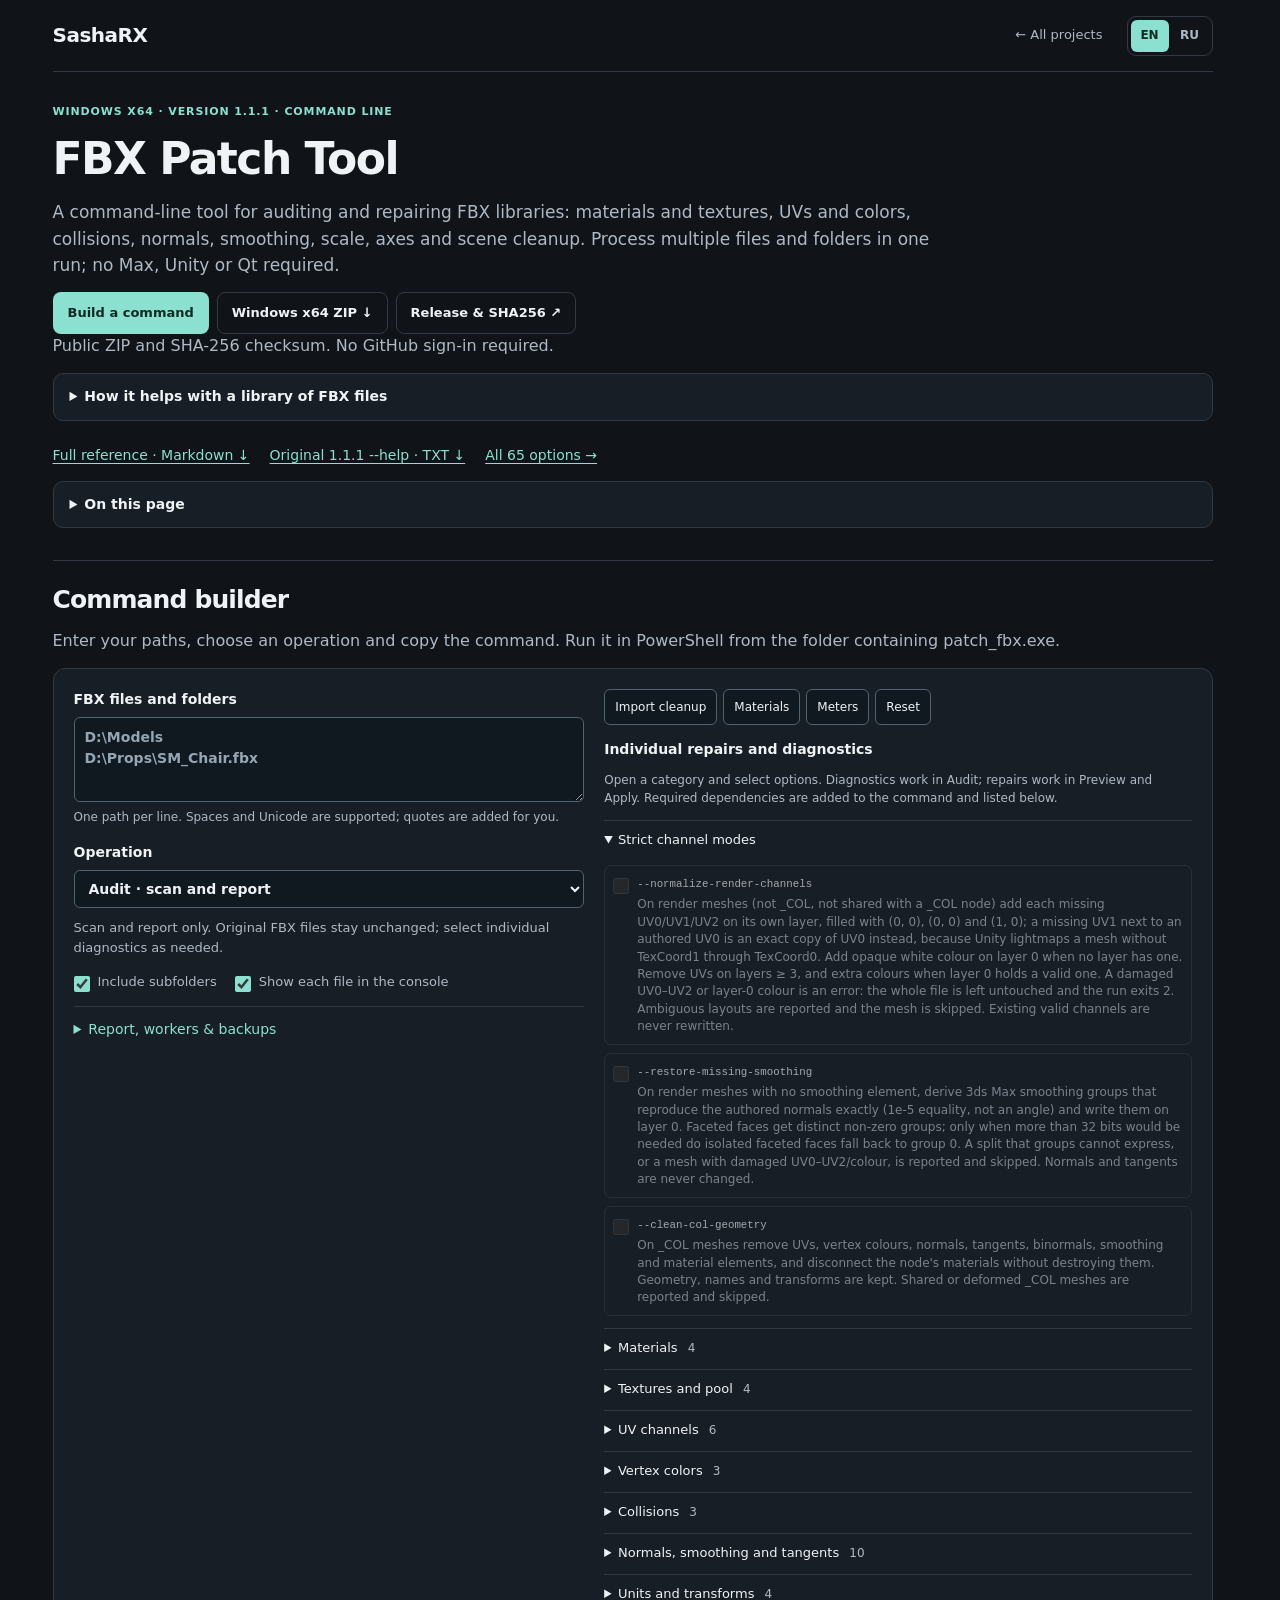
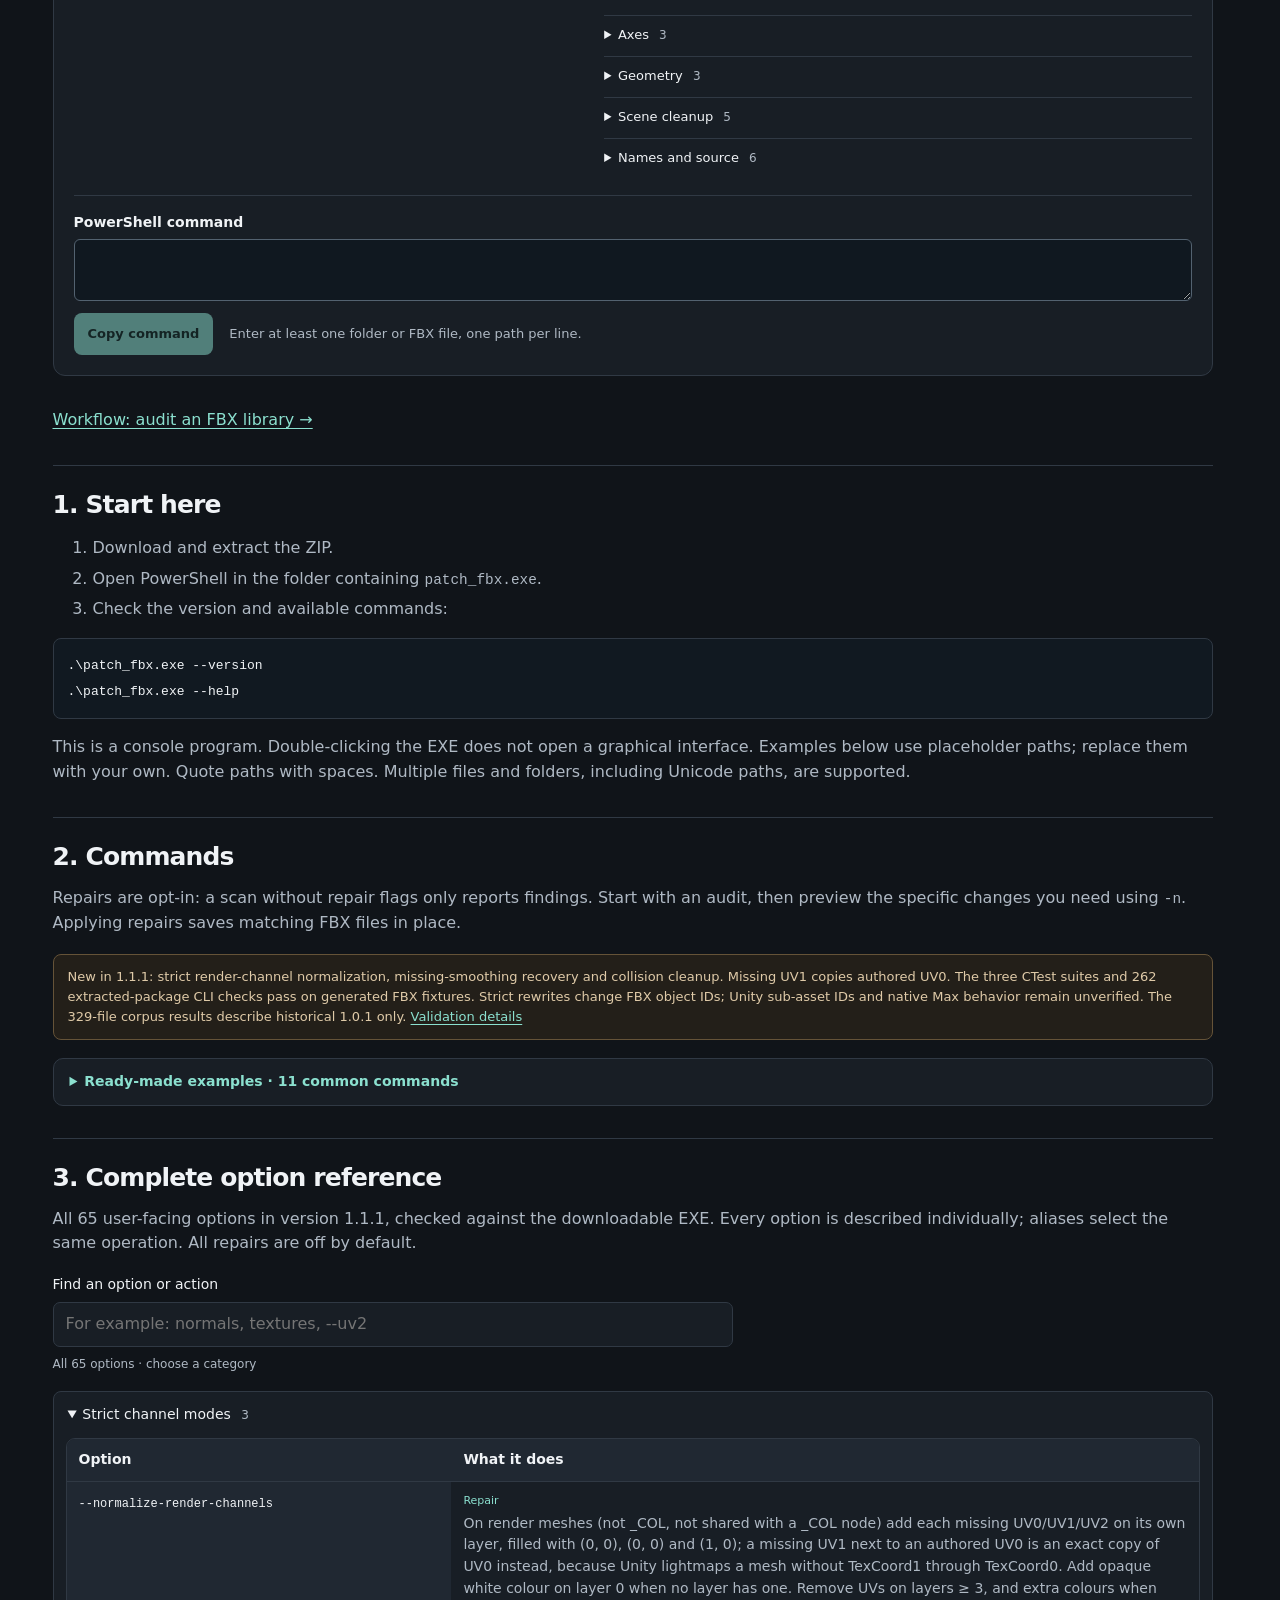
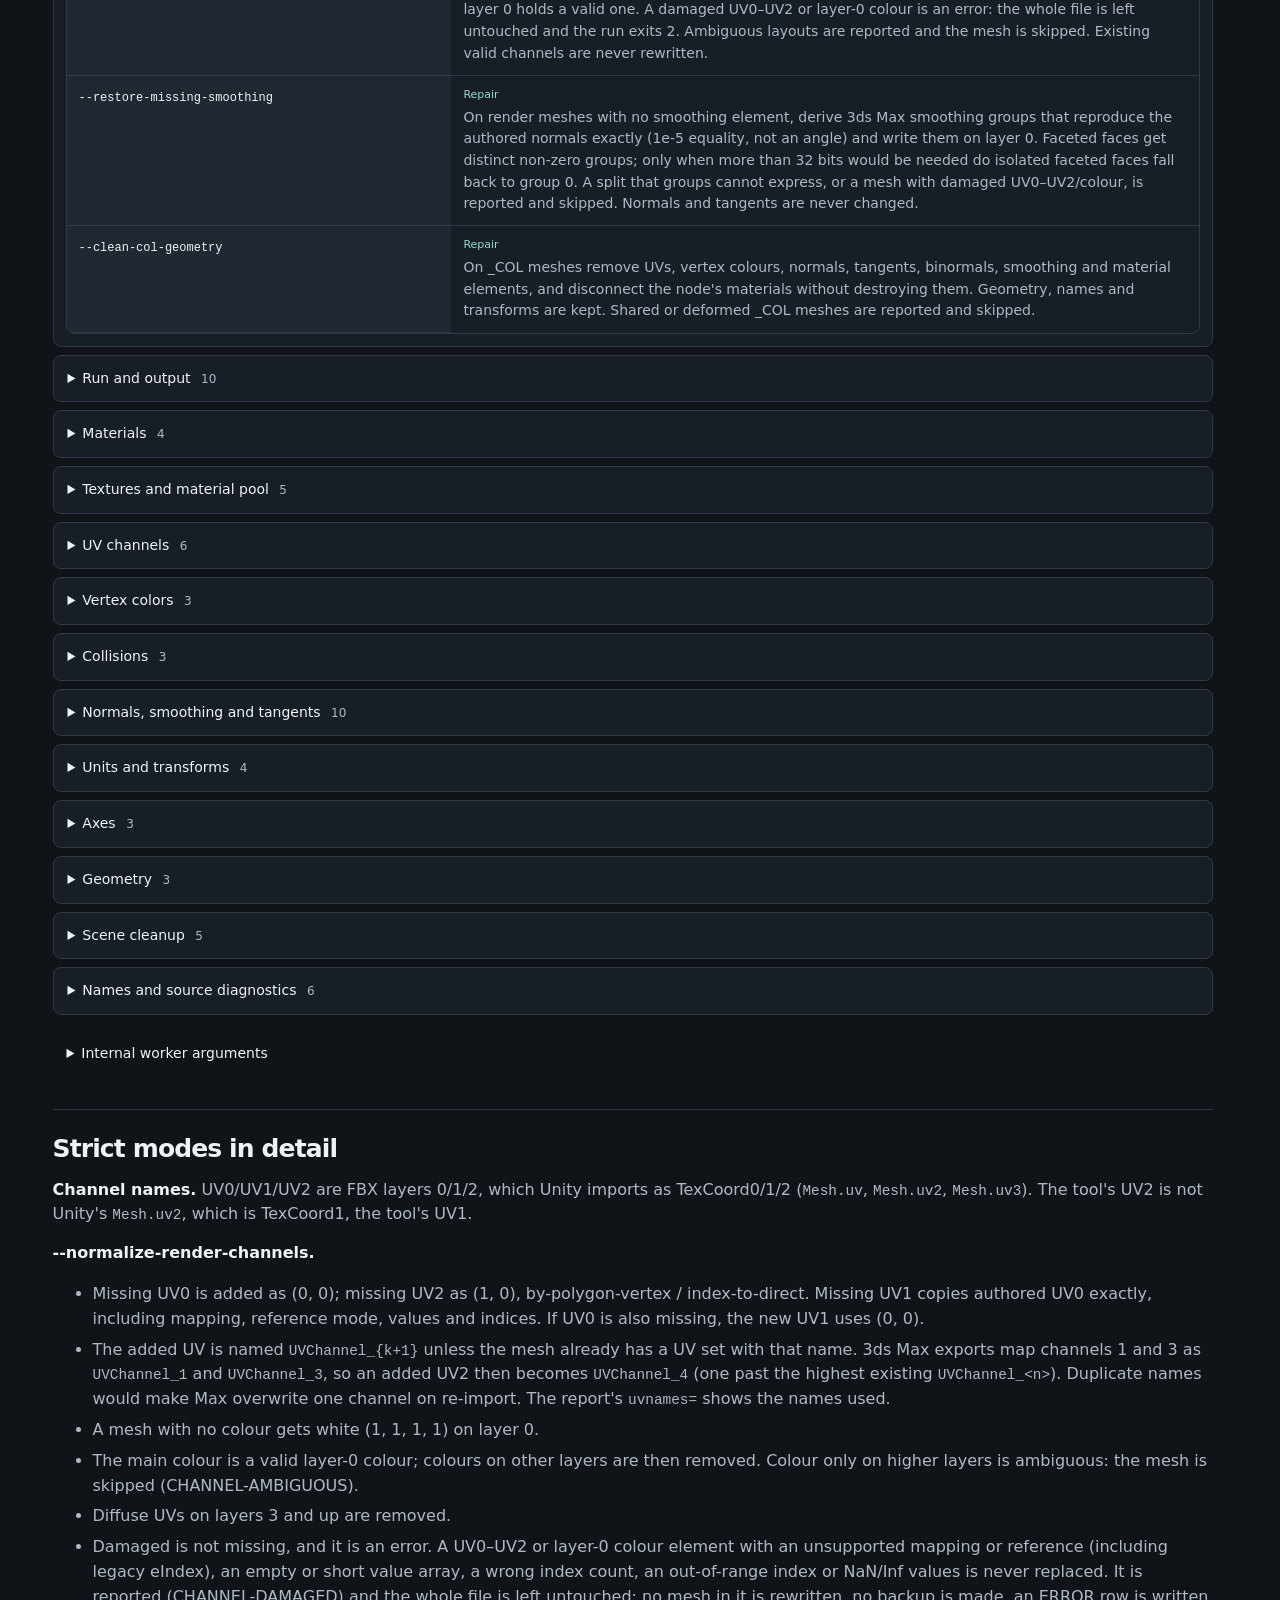
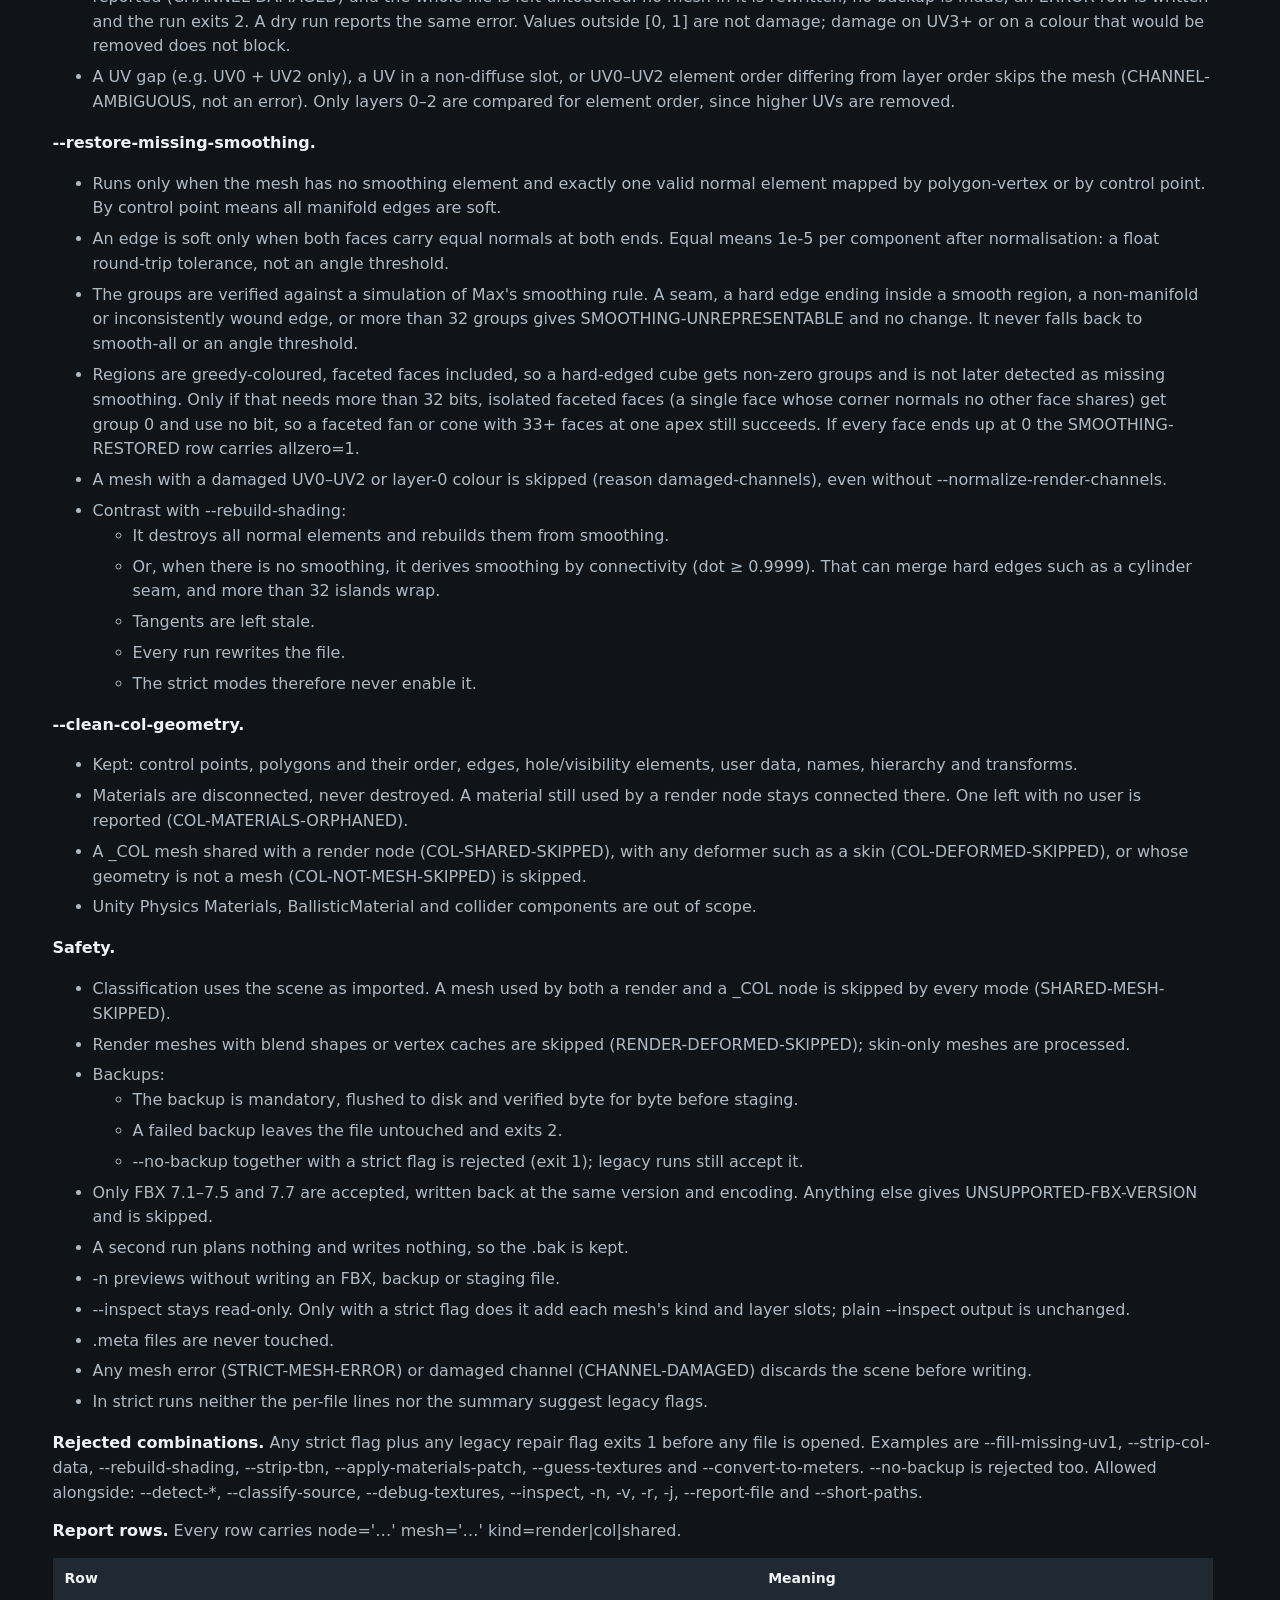
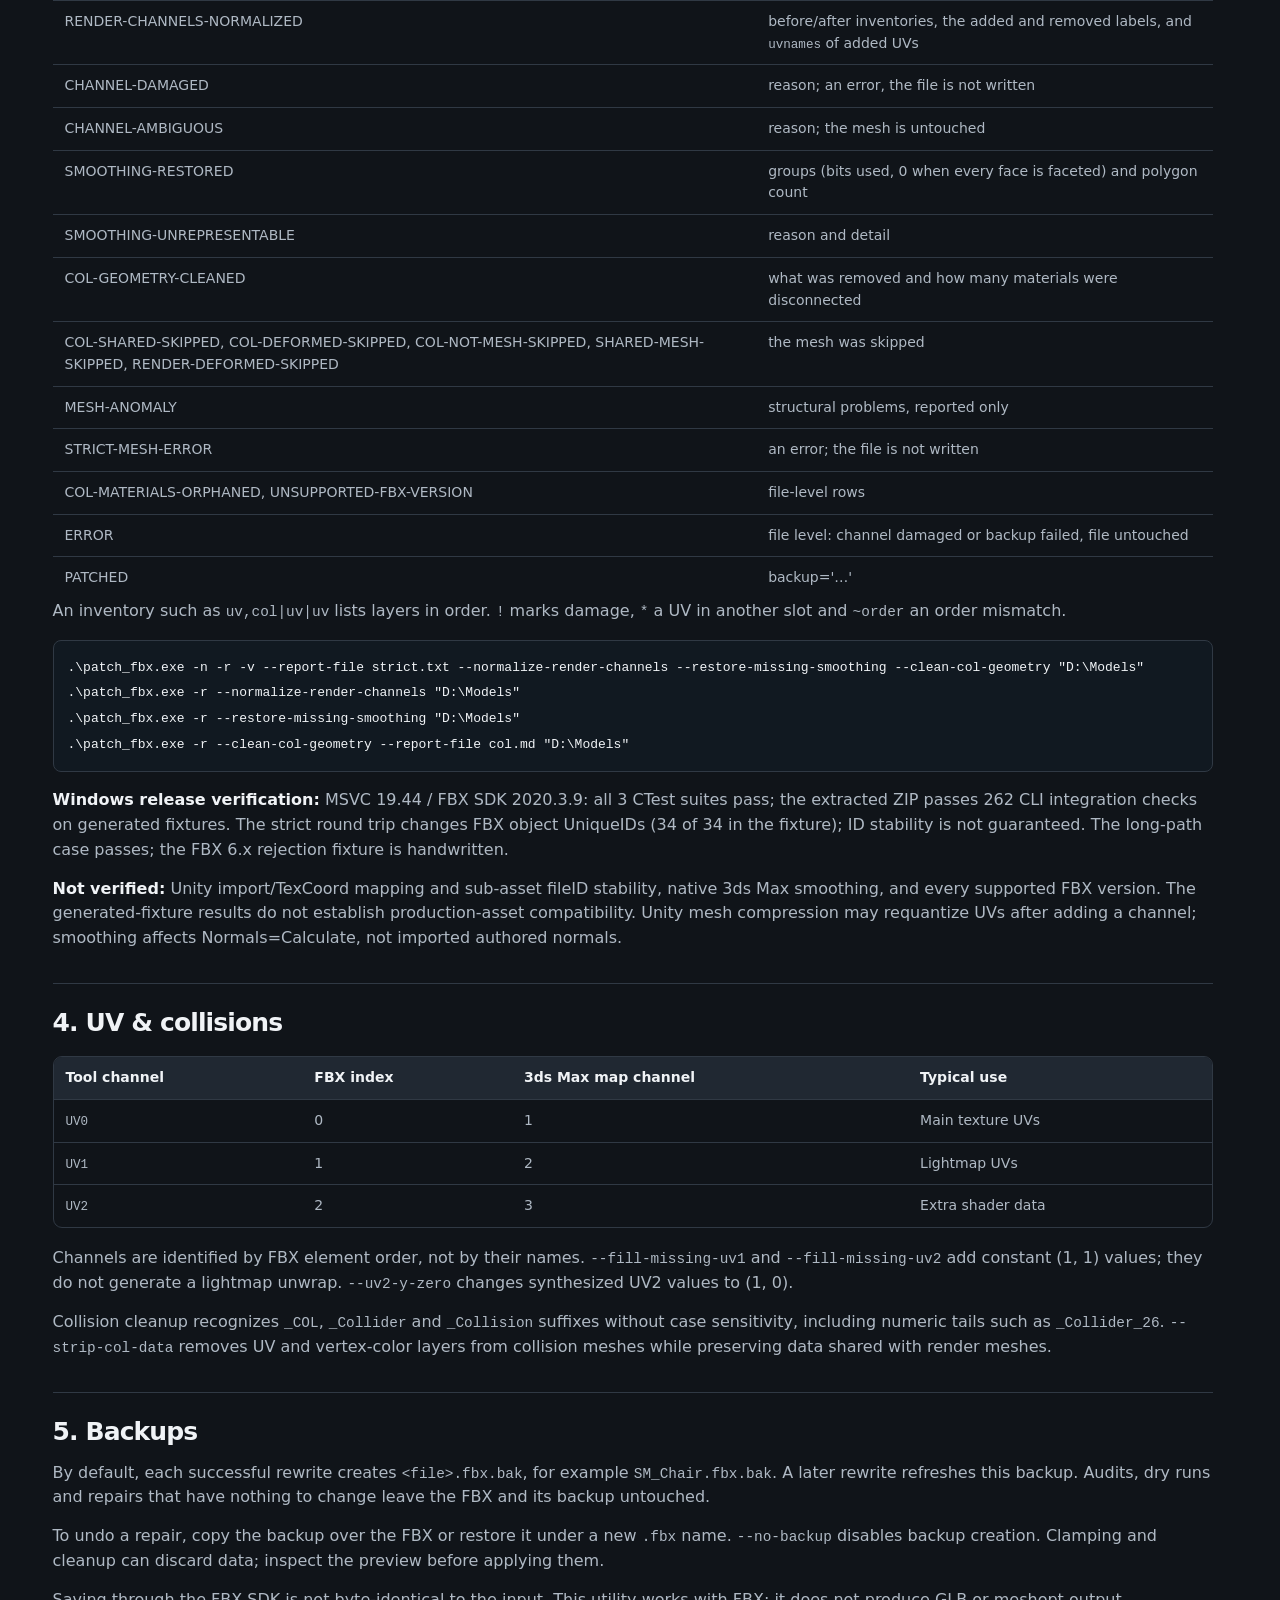
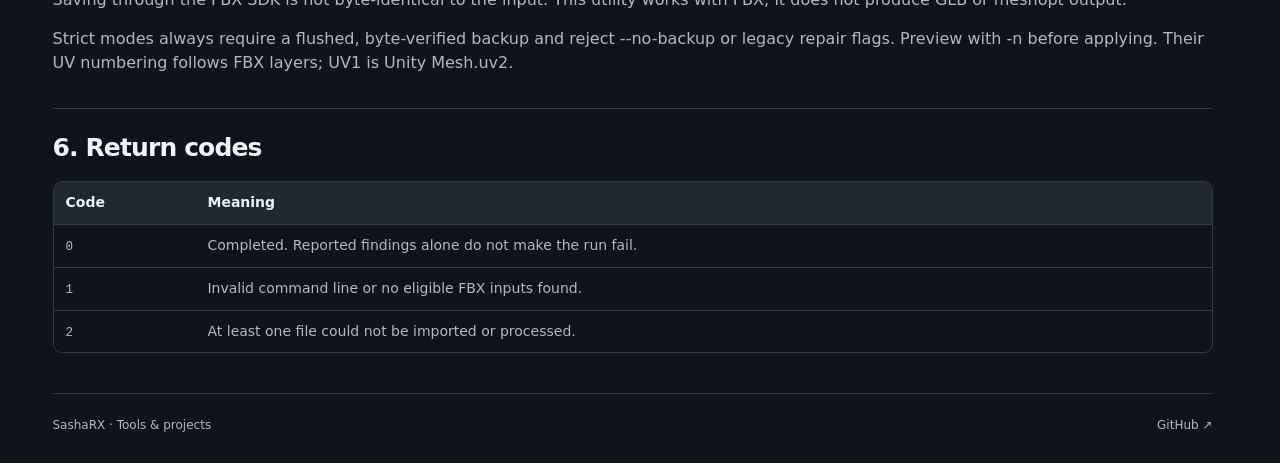
<file: fbx-patch/index.html>
<!DOCTYPE html>

<html lang="en">
<head>
<meta charset="utf-8"/>
<meta content="width=device-width,initial-scale=1" name="viewport"/>
<title>FBX Patch Tool - command builder and batch guide</title>
<meta content="Build PowerShell commands for whole folders of FBX models. Batch audit, repair previews and a compact guide to materials, UVs, collisions and units." name="description"/>
<link href="https://sasharx.github.io/fbx-patch/" rel="canonical"/>
<link href="https://sasharx.github.io/fbx-patch/" hreflang="en" rel="alternate"/>
<link href="https://sasharx.github.io/ru/fbx-patch/" hreflang="ru" rel="alternate"/>
<link href="https://sasharx.github.io/fbx-patch/" hreflang="x-default" rel="alternate"/>
<meta content="FBX Patch Tool - command builder and batch guide" property="og:title"/>
<meta content="Build PowerShell commands for whole folders of FBX models. Batch audit, repair previews and a compact guide to materials, UVs, collisions and units." property="og:description"/>
<meta content="website" property="og:type"/>
<meta content="https://sasharx.github.io/fbx-patch/" property="og:url"/>
<link href="/assets/site.css?v=20261013" rel="stylesheet"/>
<link href="/fbx-patch/guide.css?v=20261014-full" rel="stylesheet"/>
<link href="/fbx-patch/builder.css?v=20261014-full" rel="stylesheet"/>
<script src="/fbx-patch/command-builder.js?v=20261026-fbx111" type="module"></script>
<script>
(()=>{const key='sasharx.siteLanguage';const locale='en';const routes={en:'/fbx-patch/',ru:'/ru/fbx-patch/'};
try{if(true&&localStorage.getItem(key)==='ru'){location.replace(routes.ru+location.search+location.hash);return}localStorage.setItem(key,locale)}catch{}
document.addEventListener('DOMContentLoaded',()=>{const links=[...document.querySelectorAll('a[data-language]')];
const update=()=>links.forEach(link=>link.href=routes[link.dataset.language]+location.search+location.hash);update();addEventListener('hashchange',update);
links.forEach(link=>link.addEventListener('click',()=>{try{localStorage.setItem(key,link.dataset.language)}catch{}}));});})();
  </script>
</head>
<body class="fbx-page">
<a class="skip-link" href="#main">Skip to content</a>
<div class="wrap">
<header class="site-header"><a class="brand" href="/">SashaRX</a><div class="header-actions"><a class="back" href="/#projects">← All projects</a><nav aria-label="Site language" class="language-switch"><a aria-current="true" data-language="en" href="/fbx-patch/" hreflang="en" lang="en">EN</a><a data-language="ru" href="/ru/fbx-patch/" hreflang="ru" lang="ru">RU</a></nav></div></header>
<main id="main">
<div class="hero"><p class="eyebrow">WINDOWS X64 · VERSION 1.1.1 · COMMAND LINE</p><h1>FBX Patch Tool</h1><p class="lead">A command-line tool for auditing and repairing FBX libraries: materials and textures, UVs and colors, collisions, normals, smoothing, scale, axes and scene cleanup. Process multiple files and folders in one run; no Max, Unity or Qt required.</p><div class="actions"><a class="button" href="#builder">Build a command</a><a class="button secondary" href="https://github.com/SashaRX/MaxModelBatch-Releases/releases/download/patch-fbx-v1.1.1/patch_fbx_v1.1.1_Windows_x64.zip">Windows x64 ZIP ↓</a><a class="button secondary" href="https://github.com/SashaRX/MaxModelBatch-Releases/releases/tag/patch-fbx-v1.1.1">Release &amp; SHA256 ↗</a></div><p>Public ZIP and SHA-256 checksum. No GitHub sign-in required.</p><details class="page-contents"><summary>How it helps with a library of FBX files</summary><div class="batch-benefits"><p><strong>Find problem files</strong>Check a library in one run instead of opening every model: UVs, colors, materials and optional normals/axis checks.</p><p><strong>Plan consistent cleanup</strong>Preview the same collision, texture or scale cleanup across files from different sources.</p><p><strong>Keep an overview</strong>Scan subfolders and multiple inputs together. A Markdown report groups findings by category.</p></div></details></div>
<p class="manual-downloads"><a download="" href="guide.md?v=20261026-fbx111">Full reference · Markdown ↓</a><a download="" href="/fbx-patch/help-1.1.1.txt">Original 1.1.1 --help · TXT ↓</a><a href="#options">All 65 options →</a></p>
<details class="page-contents"><summary>On this page</summary><nav aria-label="Contents" class="contents"><a href="#builder">Command builder</a><a href="#install">1. Start here</a><a href="#commands">2. Commands</a><a href="#options">3. Options</a><a href="#channels">4. UV &amp; collisions</a><a href="#backups">5. Backups</a><a href="#exit-codes">6. Return codes</a><a href="#strict-modes">Strict channel modes</a></nav></details>
<section aria-labelledby="builder-title" id="builder">
<h2 id="builder-title">Command builder</h2>
<p>Enter your paths, choose an operation and copy the command. Run it in PowerShell from the folder containing patch_fbx.exe.</p>
<noscript><p>Enable JavaScript to use the builder, or use the command examples below.</p></noscript>
<form class="command-builder" hidden="" id="command-builder">
<div class="builder-layout">
<div>
<label class="builder-field" for="builder-paths">FBX files and folders
                <textarea aria-describedby="paths-help" id="builder-paths" name="paths" placeholder="D:\Models
D:\Props\SM_Chair.fbx" rows="3" spellcheck="false"></textarea>
<small id="paths-help">One path per line. Spaces and Unicode are supported; quotes are added for you.</small>
</label>
<label class="builder-field" for="builder-mode">Operation
                <select aria-describedby="mode-help" id="builder-mode" name="mode"><option value="audit">Audit · scan and report</option><option value="inspect">Inspect · look inside FBX</option><option value="preview">Preview · show planned fixes</option><option value="apply">Apply · rewrite FBX files</option><option value="help">Help · all EXE commands</option><option value="version">Version · tool and FBX SDK</option></select>
</label>
<p class="mode-help" id="mode-help"></p>
<div class="builder-inline">
<label class="builder-check"><input checked="" name="recursive" type="checkbox"/>Include subfolders</label>
<label class="builder-check"><input checked="" name="verbose" type="checkbox"/>Show each file in the console</label>
</div>
<details class="builder-advanced">
<summary>Report, workers &amp; backups</summary>
<label class="builder-field" for="builder-report">Report path (optional)
                  <input aria-describedby="report-help" id="builder-report" name="report" spellcheck="false" type="text" value="audit.md"/>
<small id="report-help">Leave empty for console output only. An existing report is overwritten.</small>
</label>
<label class="builder-field" for="builder-jobs">Parallel workers
                  <input aria-describedby="jobs-help" id="builder-jobs" max="64" min="1" name="jobs" step="1" type="number" value="4"/>
<small id="jobs-help">4 is a modest starting point. Lower this for very large files or limited memory.</small>
</label>
<label class="builder-check"><input name="shortPaths" type="checkbox"/>Shorten paths from Assets / Content</label>
<label class="builder-check"><input name="noBackup" type="checkbox"/>Skip .fbx.bak in Apply (off by default)</label>
</details>
</div>
<div>
<div class="builder-presets"><button data-preset="cleanup" type="button">Import cleanup</button><button data-preset="materials" type="button">Materials</button><button data-preset="units" type="button">Meters</button><button data-preset="reset" type="button">Reset</button></div>
<fieldset class="repair-options" id="repair-options"><legend>Individual repairs and diagnostics</legend><p class="flag-hint">Open a category and select options. Diagnostics work in Audit; repairs work in Preview and Apply. Required dependencies are added to the command and listed below.</p>
<details class="builder-option-group" open=""><summary>Strict channel modes <span class="selected-count"></span></summary><div class="flag-choices"><label class="builder-check"><input name="flag" type="checkbox" value="--normalize-render-channels"/><span><strong><code>--normalize-render-channels</code></strong><small>On render meshes (not _COL, not shared with a _COL node) add each missing UV0/UV1/UV2 on its own layer, filled with (0, 0), (0, 0) and (1, 0); a missing UV1 next to an authored UV0 is an exact copy of UV0 instead, because Unity lightmaps a mesh without TexCoord1 through TexCoord0. Add opaque white colour on layer 0 when no layer has one. Remove UVs on layers ≥ 3, and extra colours when layer 0 holds a valid one. A damaged UV0–UV2 or layer-0 colour is an error: the whole file is left untouched and the run exits 2. Ambiguous layouts are reported and the mesh is skipped. Existing valid channels are never rewritten.</small></span></label><label class="builder-check"><input name="flag" type="checkbox" value="--restore-missing-smoothing"/><span><strong><code>--restore-missing-smoothing</code></strong><small>On render meshes with no smoothing element, derive 3ds Max smoothing groups that reproduce the authored normals exactly (1e-5 equality, not an angle) and write them on layer 0. Faceted faces get distinct non-zero groups; only when more than 32 bits would be needed do isolated faceted faces fall back to group 0. A split that groups cannot express, or a mesh with damaged UV0–UV2/colour, is reported and skipped. Normals and tangents are never changed.</small></span></label><label class="builder-check"><input name="flag" type="checkbox" value="--clean-col-geometry"/><span><strong><code>--clean-col-geometry</code></strong><small>On _COL meshes remove UVs, vertex colours, normals, tangents, binormals, smoothing and material elements, and disconnect the node's materials without destroying them. Geometry, names and transforms are kept. Shared or deformed _COL meshes are reported and skipped.</small></span></label></div></details><details class="builder-option-group"><summary>Materials <span class="group-total">4</span><span class="selected-count"></span></summary><div class="flag-choices">
<label class="builder-check"><input name="flag" type="checkbox" value="--apply-materials-patch"/><span><strong><code>--apply-materials-patch</code></strong><small>Enable render-mesh texture shading, fill empty relative texture paths and bind diffuse textures to UV0. Conflicting shared UV bindings are reported and preserved. These repairs are off by default.</small></span></label>
<label class="builder-check"><input name="flag" type="checkbox" value="--fix-mat-layers"/><span><strong><code>--fix-mat-layers</code></strong><small>Repair render-mesh material layers: move a valid assignment to layer 0 and remove eNone placeholders. Geometry channels stay intact.</small></span></label>
<label class="builder-check"><input name="flag" type="checkbox" value="--upgrade-material-to-phong"/><span><strong><code>--upgrade-material-to-phong</code></strong><small>Convert Lambert or generic materials to Phong while keeping names, diffuse values and diffuse textures; zero specular/reflection.</small></span></label>
<label class="builder-check"><input name="flag" type="checkbox" value="--create-default-material-from-pool"/><span><strong><code>--create-default-material-from-pool</code></strong><small>Give render meshes with no material a Phong material based on the most frequent pool entry. Needs --material-pool and a usable donor in the input set.</small></span></label>
</div></details>
<details class="builder-option-group"><summary>Textures and pool <span class="group-total">4</span><span class="selected-count"></span></summary><div class="flag-choices">
<label class="builder-check"><input name="flag" type="checkbox" value="--guess-textures"/><span><strong><code>--guess-textures</code></strong><small>Resolve missing diffuse connections from material names, e.g. M_Chair → T_Chair_Albedo. Search the FBX folder, nearby Textures folders, mirrored Meshes/Textures paths and the optional texture root.</small></span></label>
<label class="builder-check"><input name="flag" type="checkbox" value="--rebind-missing-textures"/><span><strong><code>--rebind-missing-textures</code></strong><small>Also resolve existing diffuse connections whose file paths are broken. Needs --guess-textures; otherwise no rebinding is performed.</small></span></label>
<label class="builder-check"><input name="flag" type="checkbox" value="--material-pool"/><span><strong><code>--material-pool</code></strong><small>Survey all input FBX files first, selecting the most frequent diffuse texture per material name. Supplies --guess-textures or --create-default-material-from-pool; adds a survey pass.</small></span></label>
<label class="builder-check"><input name="flag" type="checkbox" value="--debug-textures"/><span><strong><code>--debug-textures</code></strong><small>Print candidate texture stems for unresolved materials. Needs --guess-textures; use Preview to inspect the lookup without saving.</small></span></label>
</div></details>
<details class="builder-option-group"><summary>UV channels <span class="group-total">6</span><span class="selected-count"></span></summary><div class="flag-choices">
<label class="builder-check"><input name="flag" type="checkbox" value="--clamp-uv1"/><span><strong><code>--clamp-uv1</code></strong><small>Clamp the second UV channel (FBX index 1) to [0, 1]. Discards tile coordinates outside that range; does not unwrap.</small></span></label>
<label class="builder-check"><input name="flag" type="checkbox" value="--clamp-uv2"/><span><strong><code>--clamp-uv2</code></strong><small>Clamp the third UV channel (FBX index 2) to [0, 1]. Does not unwrap or pack islands.</small></span></label>
<label class="builder-check"><input name="flag" type="checkbox" value="--fill-missing-uv1"/><span><strong><code>--fill-missing-uv1</code></strong><small>Add a missing second UV channel with constant (1, 1) values on render meshes. This is deterministic shader data, not lightmap UV generation.</small></span></label>
<label class="builder-check"><input name="flag" type="checkbox" value="--fill-missing-uv2"/><span><strong><code>--fill-missing-uv2</code></strong><small>Add a missing third UV channel with constant (1, 1) values on render meshes. Existing UV2 is preserved.</small></span></label>
<label class="builder-check"><input name="flag" type="checkbox" value="--uv2-y-zero"/><span><strong><code>--uv2-y-zero</code></strong><small>Use (1, 0) instead of (1, 1) when --fill-missing-uv2 creates a channel. Does not change existing UV2 values.</small></span></label>
<label class="builder-check"><input name="flag" type="checkbox" value="--strip-broken-uv-layers"/><span><strong><code>--strip-broken-uv-layers</code></strong><small>Detach empty or invalid UV elements/index tables. Runs before missing-UV fill; also affects collision meshes.</small></span></label>
</div></details>
<details class="builder-option-group"><summary>Vertex colors <span class="group-total">3</span><span class="selected-count"></span></summary><div class="flag-choices">
<label class="builder-check"><input name="flag" type="checkbox" value="--fill-missing-vcolor"/><span><strong><code>--fill-missing-vcolor</code></strong><small>Add missing vertex colors as opaque white RGBA (1, 1, 1, 1).</small></span></label>
<label class="builder-check"><input name="flag" type="checkbox" value="--clamp-vcolor"/><span><strong><code>--clamp-vcolor</code></strong><small>Clamp existing vertex color RGBA values to [0, 1].</small></span></label>
<label class="builder-check"><input name="flag" type="checkbox" value="--strip-extra-vcolor-layers"/><span><strong><code>--strip-extra-vcolor-layers</code></strong><small>Keep one vertex-color layer on render meshes. If layer 0 is empty, preserve the first non-empty higher layer before removing extras.</small></span></label>
</div></details>
<details class="builder-option-group"><summary>Collisions <span class="group-total">3</span><span class="selected-count"></span></summary><div class="flag-choices">
<label class="builder-check"><input name="flag" type="checkbox" value="--strip-col-data"/><span><strong><code>--strip-col-data</code></strong><small>Remove UV and vertex-color data from collision meshes. Shared render-mesh data is preserved. Does not remove collider geometry.</small></span></label>
<label class="builder-check"><input name="flag" type="checkbox" value="--strip-col-mat-layers"/><span><strong><code>--strip-col-mat-layers</code></strong><small>Repair malformed material-layer placeholders specifically on collision meshes, which --fix-mat-layers skips.</small></span></label>
<label class="builder-check"><input name="flag" type="checkbox" value="--replace-col-placeholder-materials"/><span><strong><code>--replace-col-placeholder-materials</code></strong><small>Replace Lit/Default/Material collider placeholders with a render-mesh donor from the same FBX. Leaves them unchanged when no suitable donor exists.</small></span></label>
</div></details>
<details class="builder-option-group"><summary>Normals, smoothing and tangents <span class="group-total">10</span><span class="selected-count"></span></summary><div class="flag-choices">
<label class="builder-check"><input name="flag" type="checkbox" value="--detect-broken-normals"/><span><strong><code>--detect-broken-normals</code></strong><small>Report render meshes with missing, non-finite or near-zero normals. Does not rebuild them.</small></span></label>
<label class="builder-check"><input name="flag" type="checkbox" value="--detect-missing-smoothing"/><span><strong><code>--detect-missing-smoothing</code></strong><small>Report missing layer-0 smoothing data or all-zero groups (every edge hard).</small></span></label>
<label class="builder-check"><input name="flag" type="checkbox" value="--detect-faceted-normals"/><span><strong><code>--detect-faceted-normals</code></strong><small>Compare stored corner normals with geometric face normals and report faceted shading. Does not change intended hard edges.</small></span></label>
<label class="builder-check"><input name="flag" type="checkbox" value="--detect-broken-tbn"/><span><strong><code>--detect-broken-tbn</code></strong><small>Report render meshes with explicit tangents and mixed UV winding, a possible mirrored-UV handedness problem. Not a general tangent validator.</small></span></label>
<label class="builder-check"><input name="flag" type="checkbox" value="--strip-tangents-binormals"/><span><strong><code>--strip-tangents-binormals</code></strong><small>Remove all tangent and binormal layers so the importer can rebuild them. Normals, smoothing and UVs are preserved.</small></span></label>
<label class="builder-check"><input name="flag" type="checkbox" value="--bake-tangents"/><span><strong><code>--bake-tangents</code></strong><small>Generate fresh FBX SDK tangents/binormals from UV0 with ignoreTangentFlip=true; skip collisions. Strip runs first when both flags are selected. In Unity choose Tangents: Import to use them.</small></span></label>
<label class="builder-check"><input name="flag" type="checkbox" value="--rebuild-normals-from-smoothing"/><span><strong><code>--rebuild-normals-from-smoothing</code></strong><small>Regenerate render-mesh corner normals from existing polygon smoothing groups. Does nothing where no smoothing layer exists.</small></span></label>
<label class="builder-check"><input name="flag" type="checkbox" value="--rebuild-shading"/><span><strong><code>--rebuild-shading</code></strong><small>Use valid smoothing groups, or derive them from matching existing corner normals; then regenerate normals. Needs usable smoothing or normal data.</small></span></label>
<label class="builder-check"><input name="flag" type="checkbox" value="--rebuild-shading-from-uv"/><span><strong><code>--rebuild-shading-from-uv</code></strong><small>Derive smoothing from UV0 islands: UV seams become hard boundaries, then normals are regenerated. Use only when UV seams match intended shading seams.</small></span></label>
<label class="builder-check"><input name="flag" type="checkbox" value="--fix-normal-w"/><span><strong><code>--fix-normal-w</code></strong><small>Set the homogeneous W component of normal entries to 0. Does not rebuild normal XYZ components.</small></span></label>
</div></details>
<details class="builder-option-group"><summary>Units and transforms <span class="group-total">4</span><span class="selected-count"></span></summary><div class="flag-choices">
<label class="builder-check"><input name="flag" type="checkbox" value="--convert-to-meters"/><span><strong><code>--convert-to-meters</code></strong><small>Convert scene system units to meters via the FBX SDK. Pair with scale baking when you also want identity node scales.</small></span></label>
<label class="builder-check"><input name="flag" type="checkbox" value="--bake-non-identity-scale"/><span><strong><code>--bake-non-identity-scale</code></strong><small>Bake accumulated node scales into vertices/child translations and reset local scales to (1, 1, 1). Non-uniform ancestor scale combined with rotation can introduce shear; pivots and Geometric* are not baked.</small></span></label>
<label class="builder-check"><input name="flag" type="checkbox" value="--bake-geometric-transforms"/><span><strong><code>--bake-geometric-transforms</code></strong><small>Bake FBX GeometricTranslation/Rotation/Scaling into mesh control points, then reset these properties. This is separate from node local transforms.</small></span></label>
<label class="builder-check"><input name="flag" type="checkbox" value="--detect-negative-scale"/><span><strong><code>--detect-negative-scale</code></strong><small>Report accumulated scales with negative determinant: an odd number of flipped axes. Does not fix polygon winding.</small></span></label>
</div></details>
<details class="builder-option-group"><summary>Axes <span class="group-total">3</span><span class="selected-count"></span></summary><div class="flag-choices">
<label class="builder-check"><input name="flag" type="checkbox" value="--detect-broken-axis"/><span><strong><code>--detect-broken-axis</code></strong><small>Audit scene axis/unit header and missing axis-conversion stamps. Reports suspicious metadata; does not convert the scene.</small></span></label>
<label class="builder-check"><input name="flag" type="checkbox" value="--detect-axis-mismatch"/><span><strong><code>--detect-axis-mismatch</code></strong><small>Compare geometric face normals and stored normals on render meshes to flag possible coordinate-system disagreement. A heuristic, not proof of the source axes.</small></span></label>
<label class="builder-check"><input name="flag" type="checkbox" value="--fix-axis-system"/><span><strong><code>--fix-axis-system</code></strong><small>Correct supported axis-header/data problems and convert to Y-up. Automatically enables both axis audits. Changes transforms, vertices and normals; inspect the preview carefully.</small></span></label>
</div></details>
<details class="builder-option-group"><summary>Geometry <span class="group-total">3</span><span class="selected-count"></span></summary><div class="flag-choices">
<label class="builder-check"><input name="flag" type="checkbox" value="--remove-orphan-vertices"/><span><strong><code>--remove-orphan-vertices</code></strong><small>Remove vertices unused by any polygon and remap affected control-point layer data.</small></span></label>
<label class="builder-check"><input name="flag" type="checkbox" value="--remove-degenerate-polys"/><span><strong><code>--remove-degenerate-polys</code></strong><small>Remove invalid polygons with too few or repeated vertices and zero-area triangles.</small></span></label>
<label class="builder-check"><input name="flag" type="checkbox" value="--strip-empty-meshes"/><span><strong><code>--strip-empty-meshes</code></strong><small>Remove nodes whose mesh has zero control points or zero polygons.</small></span></label>
</div></details>
<details class="builder-option-group"><summary>Scene cleanup <span class="group-total">5</span><span class="selected-count"></span></summary><div class="flag-choices">
<label class="builder-check"><input name="flag" type="checkbox" value="--strip-animation"/><span><strong><code>--strip-animation</code></strong><small>Remove animation stacks, layers, curve nodes and curves. Intended for static-model cleanup; animation is discarded.</small></span></label>
<label class="builder-check"><input name="flag" type="checkbox" value="--strip-embedded-media"/><span><strong><code>--strip-embedded-media</code></strong><small>Clear embedded texture bytes from FBX videos. Keep external textures available for reimport.</small></span></label>
<label class="builder-check"><input name="flag" type="checkbox" value="--strip-non-mesh-nodes"/><span><strong><code>--strip-non-mesh-nodes</code></strong><small>Remove cameras, lights, skeletons and other non-mesh attributes; retain mesh/null hierarchy. Suitable for static props, not a skinned-animation cleanup preset.</small></span></label>
<label class="builder-check"><input name="flag" type="checkbox" value="--strip-hidden-nodes"/><span><strong><code>--strip-hidden-nodes</code></strong><small>Remove nodes hidden by their FBX Visibility property, while keeping hidden collision nodes.</small></span></label>
<label class="builder-check"><input name="flag" type="checkbox" value="--strip-empty-dummies"/><span><strong><code>--strip-empty-dummies</code></strong><small>Remove leaf null/dummy nodes with no children and identity transform. Keep non-empty groups and transformed helpers.</small></span></label>
</div></details>
<details class="builder-option-group"><summary>Names and source <span class="group-total">6</span><span class="selected-count"></span></summary><div class="flag-choices">
<label class="builder-check"><input name="flag" type="checkbox" value="--restore-mesh-names-from-node"/><span><strong><code>--restore-mesh-names-from-node</code></strong><small>Replace generic mesh-attribute names (Scene, Geometry, Mesh, etc.) with the owning node name. Does not rename the node itself.</small></span></label>
<label class="builder-check"><input name="flag" type="checkbox" value="--restore-texture-names-from-file"/><span><strong><code>--restore-texture-names-from-file</code></strong><small>Replace default texture-object labels such as DiffuseColor_Texture with the referenced filename stem. Does not rename texture files.</small></span></label>
<label class="builder-check"><input name="flag" type="checkbox" value="--detect-non-ascii-names"/><span><strong><code>--detect-non-ascii-names</code></strong><small>Report Cyrillic/CJK names, Windows-illegal characters and controls in names, channel labels and texture paths. A pipeline compatibility check, not a quality judgement.</small></span></label>
<label class="builder-check"><input name="flag" type="checkbox" value="--detect-modified"/><span><strong><code>--detect-modified</code></strong><small>Flag missing/empty scene application metadata as a possible re-save. Does not prove a file was edited.</small></span></label>
<label class="builder-check"><input name="flag" type="checkbox" value="--detect-unity-modified"/><span><strong><code>--detect-unity-modified</code></strong><small>Report Unity in the original or last-saving application/vendor metadata.</small></span></label>
<label class="builder-check"><input name="flag" type="checkbox" value="--classify-source"/><span><strong><code>--classify-source</code></strong><small>Group files by source metadata: empty, Blender, stock Max/Maya, Unity FBX, custom Max SDK or other named source. Adds SOURCE-* report categories.</small></span></label>
</div></details>
</fieldset>
<label class="builder-field" for="builder-textures" hidden="" id="texture-field">Texture folder (optional)
                <input aria-describedby="textures-help" id="builder-textures" name="textureRoot" placeholder="D:\Textures" spellcheck="false" type="text"/>
<small id="textures-help">Extra search root for --guess-textures; also available when a selected option requires texture lookup.</small>
</label>
</div>
</div>
<div class="command-result">
<label class="builder-field" for="generated-command">PowerShell command
              <textarea id="generated-command" readonly="" rows="2" spellcheck="false"></textarea>
</label>
<div class="copy-row">
<button class="button" disabled="" id="copy-command" type="button">Copy command</button>
<p aria-atomic="true" aria-live="polite" id="builder-status" role="status"></p>
</div>
</div>
</form>
</section>
<p><a href="/workflows/#fbx-audit">Workflow: audit an FBX library →</a></p><section aria-labelledby="install-title" id="install"><h2 id="install-title">1. Start here</h2><ol><li>Download and extract the ZIP.</li><li>Open PowerShell in the folder containing <code>patch_fbx.exe</code>.</li><li>Check the version and available commands:</li></ol><pre><code>.\patch_fbx.exe --version
.\patch_fbx.exe --help</code></pre><p>This is a console program. Double-clicking the EXE does not open a graphical interface. Examples below use placeholder paths; replace them with your own. Quote paths with spaces. Multiple files and folders, including Unicode paths, are supported.</p></section>
<section aria-labelledby="commands-title" id="commands"><h2 id="commands-title">2. Commands</h2><p>Repairs are opt-in: a scan without repair flags only reports findings. Start with an audit, then preview the specific changes you need using <code>-n</code>. Applying repairs saves matching FBX files in place.</p><div class="notice"><p>New in 1.1.1: strict render-channel normalization, missing-smoothing recovery and collision cleanup. Missing UV1 copies authored UV0. The three CTest suites and 262 extracted-package CLI checks pass on generated FBX fixtures. Strict rewrites change FBX object IDs; Unity sub-asset IDs and native Max behavior remain unverified. The 329-file corpus results describe historical 1.0.1 only. <a href="/fbx-patch/validation.md">Validation details</a></p></div><details class="command-examples"><summary>Ready-made examples · 11 common commands</summary><article class="command"><h3>Audit a model folder</h3><p>Scan all subfolders, print per-file results and save a Markdown report. No repair flags are enabled, so FBX files stay unchanged.</p><pre><code>.\patch_fbx.exe -r -v --report-file audit.md "D:\Models"</code></pre></article>
<article class="command"><h3>Inspect one FBX</h3><p>Inspect scene, mesh and material data. This mode always leaves FBX files unchanged, even if repair flags are supplied.</p><pre><code>.\patch_fbx.exe --inspect "D:\Models\SM_Chair.fbx"</code></pre></article>
<article class="command"><h3>Preview collision and tangent cleanup</h3><p>Show the proposed repairs without writing FBX files or backups. Remove tangents/binormals and UV/vertex-color data on collision meshes.</p><pre><code>.\patch_fbx.exe -n -r --strip-tbn --strip-col-data "D:\Models"</code></pre></article>
<article class="command"><h3>Apply the reviewed cleanup</h3><p>The same command without -n applies matching repairs in place. Each rewritten FBX gets a .fbx.bak backup by default.</p><pre><code>.\patch_fbx.exe -r --strip-tbn --strip-col-data "D:\Models"</code></pre></article>
<article class="command"><h3>Preview material metadata repairs</h3><p>Enable render-mesh texture shading, fill empty relative texture paths and align diffuse textures with the first UV set. Remove -n after checking the preview to apply.</p><pre><code>.\patch_fbx.exe -n --apply-materials-patch "D:\Models\SM_Chair.fbx"</code></pre></article>
<article class="command"><h3>Preview texture lookup</h3><p>Find missing diffuse textures by material/texture naming conventions, such as M_Chair and T_Chair_Albedo, using the supplied texture folder.</p><pre><code>.\patch_fbx.exe -n --guess-textures --texture-root "D:\Textures" "D:\Models\SM_Chair.fbx"</code></pre></article>
<article class="command"><h3>Preview lightmap UV clamping</h3><p>Clamp UV1, the second UV channel, to [0, 1]. This discards coordinates outside the range; it does not unwrap or pack islands.</p><pre><code>.\patch_fbx.exe -n --clamp-uv1 "D:\Models\SM_Chair.fbx"</code></pre></article>
<article class="command"><h3>Preview vertex color repairs</h3><p>Add missing vertex colors as opaque white and clamp existing RGBA values to [0, 1]. Remove -n after checking the preview to apply.</p><pre><code>.\patch_fbx.exe -n --fill-missing-vcolor --clamp-vcolor "D:\Models\SM_Chair.fbx"</code></pre></article>
<article class="command"><h3>Preview conversion to meters</h3><p>Convert scene units to meters and bake compensating node scales into geometry. Remove -n after checking the preview to apply.</p><pre><code>.\patch_fbx.exe -n --convert-to-meters --bake-non-identity-scale "D:\Models\SM_Chair.fbx"</code></pre></article>
<article class="command"><h3>Preview geometry cleanup</h3><p>Remove unused vertices and degenerate polygons. Remove -n after checking the preview to apply.</p><pre><code>.\patch_fbx.exe -n --remove-orphan-vertices --remove-degenerate-polys "D:\Models\SM_Chair.fbx"</code></pre></article>
<article class="command"><h3>Process multiple inputs with four workers</h3><p>Audit a file and a folder in one run, including subfolders. -j 4 limits parallel processing to four worker processes.</p><pre><code>.\patch_fbx.exe -r -j 4 --report-file audit.md "D:\Models\SM_Chair.fbx" "D:\Models\Props"</code></pre></article></details></section>
<section aria-labelledby="options-title" id="options">
<h2 id="options-title">3. Complete option reference</h2>
<p>All 65 user-facing options in version 1.1.1, checked against the downloadable EXE. Every option is described individually; aliases select the same operation. All repairs are off by default.</p>
<div class="reference-search" hidden=""><label for="option-search">Find an option or action</label><input autocomplete="off" id="option-search" placeholder="For example: normals, textures, --uv2" type="search"/><p aria-live="polite" id="option-count" role="status"></p></div>
<div class="option-reference"><details class="option-group" data-option-group="strict" open=""><summary>Strict channel modes <span class="group-total">3</span></summary><div class="table-wrap"><table><thead><tr><th>Option</th><th>What it does</th></tr></thead><tbody><tr class="flag-entry" data-search="--normalize-render-channels On render meshes (not _COL, not shared with a _COL node) add each missing UV0/UV1/UV2 on its own layer, filled with (0, 0), (0, 0) and (1, 0); a missing UV1 next to an authored UV0 is an exact copy of UV0 instead, because Unity lightmaps a mesh without TexCoord1 through TexCoord0. Add opaque white colour on layer 0 when no layer has one. Remove UVs on layers ≥ 3, and extra colours when layer 0 holds a valid one. A damaged UV0–UV2 or layer-0 colour is an error: the whole file is left untouched and the run exits 2. Ambiguous layouts are reported and the mesh is skipped. Existing valid channels are never rewritten."><th scope="row"><code>--normalize-render-channels</code></th><td><span class="option-kind">Repair</span>On render meshes (not _COL, not shared with a _COL node) add each missing UV0/UV1/UV2 on its own layer, filled with (0, 0), (0, 0) and (1, 0); a missing UV1 next to an authored UV0 is an exact copy of UV0 instead, because Unity lightmaps a mesh without TexCoord1 through TexCoord0. Add opaque white colour on layer 0 when no layer has one. Remove UVs on layers ≥ 3, and extra colours when layer 0 holds a valid one. A damaged UV0–UV2 or layer-0 colour is an error: the whole file is left untouched and the run exits 2. Ambiguous layouts are reported and the mesh is skipped. Existing valid channels are never rewritten.</td></tr><tr class="flag-entry" data-search="--restore-missing-smoothing On render meshes with no smoothing element, derive 3ds Max smoothing groups that reproduce the authored normals exactly (1e-5 equality, not an angle) and write them on layer 0. Faceted faces get distinct non-zero groups; only when more than 32 bits would be needed do isolated faceted faces fall back to group 0. A split that groups cannot express, or a mesh with damaged UV0–UV2/colour, is reported and skipped. Normals and tangents are never changed."><th scope="row"><code>--restore-missing-smoothing</code></th><td><span class="option-kind">Repair</span>On render meshes with no smoothing element, derive 3ds Max smoothing groups that reproduce the authored normals exactly (1e-5 equality, not an angle) and write them on layer 0. Faceted faces get distinct non-zero groups; only when more than 32 bits would be needed do isolated faceted faces fall back to group 0. A split that groups cannot express, or a mesh with damaged UV0–UV2/colour, is reported and skipped. Normals and tangents are never changed.</td></tr><tr class="flag-entry" data-search="--clean-col-geometry On _COL meshes remove UVs, vertex colours, normals, tangents, binormals, smoothing and material elements, and disconnect the node's materials without destroying them. Geometry, names and transforms are kept. Shared or deformed _COL meshes are reported and skipped."><th scope="row"><code>--clean-col-geometry</code></th><td><span class="option-kind">Repair</span>On _COL meshes remove UVs, vertex colours, normals, tangents, binormals, smoothing and material elements, and disconnect the node's materials without destroying them. Geometry, names and transforms are kept. Shared or deformed _COL meshes are reported and skipped.</td></tr></tbody></table></div></details>
<details class="option-group" data-option-group="general"><summary>Run and output <span class="group-total">10</span></summary><div class="table-wrap"><table><thead><tr><th scope="col">Option</th><th scope="col">What it does</th></tr></thead><tbody>
<tr class="flag-entry" data-search="--recursive -r Scan nested folders. Without it, directories are scanned at the top level only."><th scope="row"><code>--recursive</code><br/><code>-r</code></th><td><span class="option-kind">Run / output</span>Scan nested folders. Without it, directories are scanned at the top level only.</td></tr>
<tr class="flag-entry" data-search="--dry-run -n Preview enabled repairs without writing FBX files or backups. A report can still be written."><th scope="row"><code>--dry-run</code><br/><code>-n</code></th><td><span class="option-kind">Run / output</span>Preview enabled repairs without writing FBX files or backups. A report can still be written.</td></tr>
<tr class="flag-entry" data-search="--inspect  Print scene, mesh and material details. Always read-only; bypasses repairs, workers and the report-file pipeline."><th scope="row"><code>--inspect</code></th><td><span class="option-kind">Run / output</span>Print scene, mesh and material details. Always read-only; bypasses repairs, workers and the report-file pipeline.</td></tr>
<tr class="flag-entry" data-search="--report-file  Write a UTF-8 report grouped by finding category. .md selects Markdown; other extensions select plain text. Overwrites an existing report."><th scope="row"><code>--report-file PATH</code></th><td><span class="option-kind">Run / output</span>Write a UTF-8 report grouped by finding category. .md selects Markdown; other extensions select plain text. Overwrites an existing report.</td></tr>
<tr class="flag-entry" data-search="--jobs -j Limit parallel worker processes: one FBX per process. Default is CPU-based auto selection, capped at 64; -j 1 processes files sequentially."><th scope="row"><code>--jobs N</code><br/><code>-j</code></th><td><span class="option-kind">Run / output</span>Limit parallel worker processes: one FBX per process. Default is CPU-based auto selection, capped at 64; -j 1 processes files sequentially.</td></tr>
<tr class="flag-entry" data-search="--verbose -v Print results for each file rather than only the summary. Parallel output can interleave."><th scope="row"><code>--verbose</code><br/><code>-v</code></th><td><span class="option-kind">Run / output</span>Print results for each file rather than only the summary. Parallel output can interleave.</td></tr>
<tr class="flag-entry" data-search="--short-paths  Shorten displayed paths from the first Assets or Content directory. Input paths and files are not changed."><th scope="row"><code>--short-paths</code></th><td><span class="option-kind">Display</span>Shorten displayed paths from the first Assets or Content directory. Input paths and files are not changed.</td></tr>
<tr class="flag-entry" data-search="--no-backup  Disable the default .fbx.bak backup during a rewrite. Does not make a repair read-only."><th scope="row"><code>--no-backup</code></th><td><span class="option-kind">Run / output</span>Disable the default .fbx.bak backup during a rewrite. Does not make a repair read-only.</td></tr>
<tr class="flag-entry" data-search="--help -h Print the complete built-in help and exit with code 0. No input path is needed."><th scope="row"><code>--help</code><br/><code>-h</code></th><td><span class="option-kind">Information</span>Print the complete built-in help and exit with code 0. No input path is needed.</td></tr>
<tr class="flag-entry" data-search="--version  Print tool and linked FBX SDK versions and exit. No input path is needed."><th scope="row"><code>--version</code></th><td><span class="option-kind">Information</span>Print tool and linked FBX SDK versions and exit. No input path is needed.</td></tr>
</tbody></table></div></details>
<details class="option-group" data-option-group="materials"><summary>Materials <span class="group-total">4</span></summary><div class="table-wrap"><table><thead><tr><th scope="col">Option</th><th scope="col">What it does</th></tr></thead><tbody>
<tr class="flag-entry" data-search="--apply-materials-patch  Enable render-mesh texture shading, fill empty relative texture paths and bind diffuse textures to UV0. Conflicting shared UV bindings are reported and preserved. These repairs are off by default."><th scope="row"><code>--apply-materials-patch</code></th><td><span class="option-kind">Repair</span>Enable render-mesh texture shading, fill empty relative texture paths and bind diffuse textures to UV0. Conflicting shared UV bindings are reported and preserved. These repairs are off by default.</td></tr>
<tr class="flag-entry" data-search="--fix-mat-layers  Repair render-mesh material layers: move a valid assignment to layer 0 and remove eNone placeholders. Geometry channels stay intact."><th scope="row"><code>--fix-mat-layers</code></th><td><span class="option-kind">Repair</span>Repair render-mesh material layers: move a valid assignment to layer 0 and remove eNone placeholders. Geometry channels stay intact.</td></tr>
<tr class="flag-entry" data-search="--upgrade-material-to-phong  Convert Lambert or generic materials to Phong while keeping names, diffuse values and diffuse textures; zero specular/reflection."><th scope="row"><code>--upgrade-material-to-phong</code></th><td><span class="option-kind">Repair</span>Convert Lambert or generic materials to Phong while keeping names, diffuse values and diffuse textures; zero specular/reflection.</td></tr>
<tr class="flag-entry" data-search="--create-default-material-from-pool  Give render meshes with no material a Phong material based on the most frequent pool entry. Needs --material-pool and a usable donor in the input set."><th scope="row"><code>--create-default-material-from-pool</code></th><td><span class="option-kind">Repair</span>Give render meshes with no material a Phong material based on the most frequent pool entry. Needs --material-pool and a usable donor in the input set.</td></tr>
</tbody></table></div></details>
<details class="option-group" data-option-group="textures"><summary>Textures and material pool <span class="group-total">5</span></summary><div class="table-wrap"><table><thead><tr><th scope="col">Option</th><th scope="col">What it does</th></tr></thead><tbody>
<tr class="flag-entry" data-search="--guess-textures  Resolve missing diffuse connections from material names, e.g. M_Chair → T_Chair_Albedo. Search the FBX folder, nearby Textures folders, mirrored Meshes/Textures paths and the optional texture root."><th scope="row"><code>--guess-textures</code></th><td><span class="option-kind">Repair</span>Resolve missing diffuse connections from material names, e.g. M_Chair → T_Chair_Albedo. Search the FBX folder, nearby Textures folders, mirrored Meshes/Textures paths and the optional texture root.</td></tr>
<tr class="flag-entry" data-search="--texture-root  Extra recursively indexed search root for --guess-textures. It supplements the search near each FBX."><th scope="row"><code>--texture-root PATH</code></th><td><span class="option-kind">Run / output</span>Extra recursively indexed search root for --guess-textures. It supplements the search near each FBX.</td></tr>
<tr class="flag-entry" data-search="--rebind-missing-textures  Also resolve existing diffuse connections whose file paths are broken. Needs --guess-textures; otherwise no rebinding is performed."><th scope="row"><code>--rebind-missing-textures</code></th><td><span class="option-kind">Repair</span>Also resolve existing diffuse connections whose file paths are broken. Needs --guess-textures; otherwise no rebinding is performed.</td></tr>
<tr class="flag-entry" data-search="--material-pool  Survey all input FBX files first, selecting the most frequent diffuse texture per material name. Supplies --guess-textures or --create-default-material-from-pool; adds a survey pass."><th scope="row"><code>--material-pool</code></th><td><span class="option-kind">Modifier</span>Survey all input FBX files first, selecting the most frequent diffuse texture per material name. Supplies --guess-textures or --create-default-material-from-pool; adds a survey pass.</td></tr>
<tr class="flag-entry" data-search="--debug-textures  Print candidate texture stems for unresolved materials. Needs --guess-textures; use Preview to inspect the lookup without saving."><th scope="row"><code>--debug-textures</code></th><td><span class="option-kind">Diagnostic</span>Print candidate texture stems for unresolved materials. Needs --guess-textures; use Preview to inspect the lookup without saving.</td></tr>
</tbody></table></div></details>
<details class="option-group" data-option-group="uv"><summary>UV channels <span class="group-total">6</span></summary><div class="table-wrap"><table><thead><tr><th scope="col">Option</th><th scope="col">What it does</th></tr></thead><tbody>
<tr class="flag-entry" data-search="--clamp-uv1  Clamp the second UV channel (FBX index 1) to [0, 1]. Discards tile coordinates outside that range; does not unwrap."><th scope="row"><code>--clamp-uv1</code></th><td><span class="option-kind">Repair</span>Clamp the second UV channel (FBX index 1) to [0, 1]. Discards tile coordinates outside that range; does not unwrap.</td></tr>
<tr class="flag-entry" data-search="--clamp-uv2  Clamp the third UV channel (FBX index 2) to [0, 1]. Does not unwrap or pack islands."><th scope="row"><code>--clamp-uv2</code></th><td><span class="option-kind">Repair</span>Clamp the third UV channel (FBX index 2) to [0, 1]. Does not unwrap or pack islands.</td></tr>
<tr class="flag-entry" data-search="--fill-missing-uv1  Add a missing second UV channel with constant (1, 1) values on render meshes. This is deterministic shader data, not lightmap UV generation."><th scope="row"><code>--fill-missing-uv1</code></th><td><span class="option-kind">Repair</span>Add a missing second UV channel with constant (1, 1) values on render meshes. This is deterministic shader data, not lightmap UV generation.</td></tr>
<tr class="flag-entry" data-search="--fill-missing-uv2  Add a missing third UV channel with constant (1, 1) values on render meshes. Existing UV2 is preserved."><th scope="row"><code>--fill-missing-uv2</code></th><td><span class="option-kind">Repair</span>Add a missing third UV channel with constant (1, 1) values on render meshes. Existing UV2 is preserved.</td></tr>
<tr class="flag-entry" data-search="--uv2-y-zero  Use (1, 0) instead of (1, 1) when --fill-missing-uv2 creates a channel. Does not change existing UV2 values."><th scope="row"><code>--uv2-y-zero</code></th><td><span class="option-kind">Modifier</span>Use (1, 0) instead of (1, 1) when --fill-missing-uv2 creates a channel. Does not change existing UV2 values.</td></tr>
<tr class="flag-entry" data-search="--strip-broken-uv-layers  Detach empty or invalid UV elements/index tables. Runs before missing-UV fill; also affects collision meshes."><th scope="row"><code>--strip-broken-uv-layers</code></th><td><span class="option-kind">Repair</span>Detach empty or invalid UV elements/index tables. Runs before missing-UV fill; also affects collision meshes.</td></tr>
</tbody></table></div></details>
<details class="option-group" data-option-group="colors"><summary>Vertex colors <span class="group-total">3</span></summary><div class="table-wrap"><table><thead><tr><th scope="col">Option</th><th scope="col">What it does</th></tr></thead><tbody>
<tr class="flag-entry" data-search="--fill-missing-vcolor  Add missing vertex colors as opaque white RGBA (1, 1, 1, 1)."><th scope="row"><code>--fill-missing-vcolor</code></th><td><span class="option-kind">Repair</span>Add missing vertex colors as opaque white RGBA (1, 1, 1, 1).</td></tr>
<tr class="flag-entry" data-search="--clamp-vcolor  Clamp existing vertex color RGBA values to [0, 1]."><th scope="row"><code>--clamp-vcolor</code></th><td><span class="option-kind">Repair</span>Clamp existing vertex color RGBA values to [0, 1].</td></tr>
<tr class="flag-entry" data-search="--strip-extra-vcolor-layers  Keep one vertex-color layer on render meshes. If layer 0 is empty, preserve the first non-empty higher layer before removing extras."><th scope="row"><code>--strip-extra-vcolor-layers</code></th><td><span class="option-kind">Repair</span>Keep one vertex-color layer on render meshes. If layer 0 is empty, preserve the first non-empty higher layer before removing extras.</td></tr>
</tbody></table></div></details>
<details class="option-group" data-option-group="collisions"><summary>Collisions <span class="group-total">3</span></summary><div class="table-wrap"><table><thead><tr><th scope="col">Option</th><th scope="col">What it does</th></tr></thead><tbody>
<tr class="flag-entry" data-search="--strip-col-data  Remove UV and vertex-color data from collision meshes. Shared render-mesh data is preserved. Does not remove collider geometry."><th scope="row"><code>--strip-col-data</code></th><td><span class="option-kind">Repair</span>Remove UV and vertex-color data from collision meshes. Shared render-mesh data is preserved. Does not remove collider geometry.</td></tr>
<tr class="flag-entry" data-search="--strip-col-mat-layers  Repair malformed material-layer placeholders specifically on collision meshes, which --fix-mat-layers skips."><th scope="row"><code>--strip-col-mat-layers</code></th><td><span class="option-kind">Repair</span>Repair malformed material-layer placeholders specifically on collision meshes, which --fix-mat-layers skips.</td></tr>
<tr class="flag-entry" data-search="--replace-col-placeholder-materials  Replace Lit/Default/Material collider placeholders with a render-mesh donor from the same FBX. Leaves them unchanged when no suitable donor exists."><th scope="row"><code>--replace-col-placeholder-materials</code></th><td><span class="option-kind">Repair</span>Replace Lit/Default/Material collider placeholders with a render-mesh donor from the same FBX. Leaves them unchanged when no suitable donor exists.</td></tr>
</tbody></table></div></details>
<details class="option-group" data-option-group="shading"><summary>Normals, smoothing and tangents <span class="group-total">10</span></summary><div class="table-wrap"><table><thead><tr><th scope="col">Option</th><th scope="col">What it does</th></tr></thead><tbody>
<tr class="flag-entry" data-search="--detect-broken-normals  Report render meshes with missing, non-finite or near-zero normals. Does not rebuild them."><th scope="row"><code>--detect-broken-normals</code></th><td><span class="option-kind">Diagnostic</span>Report render meshes with missing, non-finite or near-zero normals. Does not rebuild them.</td></tr>
<tr class="flag-entry" data-search="--detect-missing-smoothing  Report missing layer-0 smoothing data or all-zero groups (every edge hard)."><th scope="row"><code>--detect-missing-smoothing</code></th><td><span class="option-kind">Diagnostic</span>Report missing layer-0 smoothing data or all-zero groups (every edge hard).</td></tr>
<tr class="flag-entry" data-search="--detect-faceted-normals  Compare stored corner normals with geometric face normals and report faceted shading. Does not change intended hard edges."><th scope="row"><code>--detect-faceted-normals</code></th><td><span class="option-kind">Diagnostic</span>Compare stored corner normals with geometric face normals and report faceted shading. Does not change intended hard edges.</td></tr>
<tr class="flag-entry" data-search="--detect-broken-tbn  Report render meshes with explicit tangents and mixed UV winding, a possible mirrored-UV handedness problem. Not a general tangent validator."><th scope="row"><code>--detect-broken-tbn</code></th><td><span class="option-kind">Diagnostic</span>Report render meshes with explicit tangents and mixed UV winding, a possible mirrored-UV handedness problem. Not a general tangent validator.</td></tr>
<tr class="flag-entry" data-search="--strip-tangents-binormals --strip-tbn Remove all tangent and binormal layers so the importer can rebuild them. Normals, smoothing and UVs are preserved."><th scope="row"><code>--strip-tangents-binormals</code><br/><code>--strip-tbn</code></th><td><span class="option-kind">Repair</span>Remove all tangent and binormal layers so the importer can rebuild them. Normals, smoothing and UVs are preserved.</td></tr>
<tr class="flag-entry" data-search="--bake-tangents --bake-tbn Generate fresh FBX SDK tangents/binormals from UV0 with ignoreTangentFlip=true; skip collisions. Strip runs first when both flags are selected. In Unity choose Tangents: Import to use them."><th scope="row"><code>--bake-tangents</code><br/><code>--bake-tbn</code></th><td><span class="option-kind">Repair</span>Generate fresh FBX SDK tangents/binormals from UV0 with ignoreTangentFlip=true; skip collisions. Strip runs first when both flags are selected. In Unity choose Tangents: Import to use them.</td></tr>
<tr class="flag-entry" data-search="--rebuild-normals-from-smoothing  Regenerate render-mesh corner normals from existing polygon smoothing groups. Does nothing where no smoothing layer exists."><th scope="row"><code>--rebuild-normals-from-smoothing</code></th><td><span class="option-kind">Repair</span>Regenerate render-mesh corner normals from existing polygon smoothing groups. Does nothing where no smoothing layer exists.</td></tr>
<tr class="flag-entry" data-search="--rebuild-shading  Use valid smoothing groups, or derive them from matching existing corner normals; then regenerate normals. Needs usable smoothing or normal data."><th scope="row"><code>--rebuild-shading</code></th><td><span class="option-kind">Repair</span>Use valid smoothing groups, or derive them from matching existing corner normals; then regenerate normals. Needs usable smoothing or normal data.</td></tr>
<tr class="flag-entry" data-search="--rebuild-shading-from-uv  Derive smoothing from UV0 islands: UV seams become hard boundaries, then normals are regenerated. Use only when UV seams match intended shading seams."><th scope="row"><code>--rebuild-shading-from-uv</code></th><td><span class="option-kind">Repair</span>Derive smoothing from UV0 islands: UV seams become hard boundaries, then normals are regenerated. Use only when UV seams match intended shading seams.</td></tr>
<tr class="flag-entry" data-search="--fix-normal-w --zero-normal-w Set the homogeneous W component of normal entries to 0. Does not rebuild normal XYZ components."><th scope="row"><code>--fix-normal-w</code><br/><code>--zero-normal-w</code></th><td><span class="option-kind">Repair</span>Set the homogeneous W component of normal entries to 0. Does not rebuild normal XYZ components.</td></tr>
</tbody></table></div></details>
<details class="option-group" data-option-group="transforms"><summary>Units and transforms <span class="group-total">4</span></summary><div class="table-wrap"><table><thead><tr><th scope="col">Option</th><th scope="col">What it does</th></tr></thead><tbody>
<tr class="flag-entry" data-search="--convert-to-meters  Convert scene system units to meters via the FBX SDK. Pair with scale baking when you also want identity node scales."><th scope="row"><code>--convert-to-meters</code></th><td><span class="option-kind">Repair</span>Convert scene system units to meters via the FBX SDK. Pair with scale baking when you also want identity node scales.</td></tr>
<tr class="flag-entry" data-search="--bake-non-identity-scale  Bake accumulated node scales into vertices/child translations and reset local scales to (1, 1, 1). Non-uniform ancestor scale combined with rotation can introduce shear; pivots and Geometric* are not baked."><th scope="row"><code>--bake-non-identity-scale</code></th><td><span class="option-kind">Repair</span>Bake accumulated node scales into vertices/child translations and reset local scales to (1, 1, 1). Non-uniform ancestor scale combined with rotation can introduce shear; pivots and Geometric* are not baked.</td></tr>
<tr class="flag-entry" data-search="--bake-geometric-transforms  Bake FBX GeometricTranslation/Rotation/Scaling into mesh control points, then reset these properties. This is separate from node local transforms."><th scope="row"><code>--bake-geometric-transforms</code></th><td><span class="option-kind">Repair</span>Bake FBX GeometricTranslation/Rotation/Scaling into mesh control points, then reset these properties. This is separate from node local transforms.</td></tr>
<tr class="flag-entry" data-search="--detect-negative-scale  Report accumulated scales with negative determinant: an odd number of flipped axes. Does not fix polygon winding."><th scope="row"><code>--detect-negative-scale</code></th><td><span class="option-kind">Diagnostic</span>Report accumulated scales with negative determinant: an odd number of flipped axes. Does not fix polygon winding.</td></tr>
</tbody></table></div></details>
<details class="option-group" data-option-group="axes"><summary>Axes <span class="group-total">3</span></summary><div class="table-wrap"><table><thead><tr><th scope="col">Option</th><th scope="col">What it does</th></tr></thead><tbody>
<tr class="flag-entry" data-search="--detect-broken-axis  Audit scene axis/unit header and missing axis-conversion stamps. Reports suspicious metadata; does not convert the scene."><th scope="row"><code>--detect-broken-axis</code></th><td><span class="option-kind">Diagnostic</span>Audit scene axis/unit header and missing axis-conversion stamps. Reports suspicious metadata; does not convert the scene.</td></tr>
<tr class="flag-entry" data-search="--detect-axis-mismatch  Compare geometric face normals and stored normals on render meshes to flag possible coordinate-system disagreement. A heuristic, not proof of the source axes."><th scope="row"><code>--detect-axis-mismatch</code></th><td><span class="option-kind">Diagnostic</span>Compare geometric face normals and stored normals on render meshes to flag possible coordinate-system disagreement. A heuristic, not proof of the source axes.</td></tr>
<tr class="flag-entry" data-search="--fix-axis-system  Correct supported axis-header/data problems and convert to Y-up. Automatically enables both axis audits. Changes transforms, vertices and normals; inspect the preview carefully."><th scope="row"><code>--fix-axis-system</code></th><td><span class="option-kind">Repair</span>Correct supported axis-header/data problems and convert to Y-up. Automatically enables both axis audits. Changes transforms, vertices and normals; inspect the preview carefully.</td></tr>
</tbody></table></div></details>
<details class="option-group" data-option-group="geometry"><summary>Geometry <span class="group-total">3</span></summary><div class="table-wrap"><table><thead><tr><th scope="col">Option</th><th scope="col">What it does</th></tr></thead><tbody>
<tr class="flag-entry" data-search="--remove-orphan-vertices  Remove vertices unused by any polygon and remap affected control-point layer data."><th scope="row"><code>--remove-orphan-vertices</code></th><td><span class="option-kind">Repair</span>Remove vertices unused by any polygon and remap affected control-point layer data.</td></tr>
<tr class="flag-entry" data-search="--remove-degenerate-polys  Remove invalid polygons with too few or repeated vertices and zero-area triangles."><th scope="row"><code>--remove-degenerate-polys</code></th><td><span class="option-kind">Repair</span>Remove invalid polygons with too few or repeated vertices and zero-area triangles.</td></tr>
<tr class="flag-entry" data-search="--strip-empty-meshes  Remove nodes whose mesh has zero control points or zero polygons."><th scope="row"><code>--strip-empty-meshes</code></th><td><span class="option-kind">Repair</span>Remove nodes whose mesh has zero control points or zero polygons.</td></tr>
</tbody></table></div></details>
<details class="option-group" data-option-group="scene"><summary>Scene cleanup <span class="group-total">5</span></summary><div class="table-wrap"><table><thead><tr><th scope="col">Option</th><th scope="col">What it does</th></tr></thead><tbody>
<tr class="flag-entry" data-search="--strip-animation  Remove animation stacks, layers, curve nodes and curves. Intended for static-model cleanup; animation is discarded."><th scope="row"><code>--strip-animation</code></th><td><span class="option-kind">Repair</span>Remove animation stacks, layers, curve nodes and curves. Intended for static-model cleanup; animation is discarded.</td></tr>
<tr class="flag-entry" data-search="--strip-embedded-media  Clear embedded texture bytes from FBX videos. Keep external textures available for reimport."><th scope="row"><code>--strip-embedded-media</code></th><td><span class="option-kind">Repair</span>Clear embedded texture bytes from FBX videos. Keep external textures available for reimport.</td></tr>
<tr class="flag-entry" data-search="--strip-non-mesh-nodes  Remove cameras, lights, skeletons and other non-mesh attributes; retain mesh/null hierarchy. Suitable for static props, not a skinned-animation cleanup preset."><th scope="row"><code>--strip-non-mesh-nodes</code></th><td><span class="option-kind">Repair</span>Remove cameras, lights, skeletons and other non-mesh attributes; retain mesh/null hierarchy. Suitable for static props, not a skinned-animation cleanup preset.</td></tr>
<tr class="flag-entry" data-search="--strip-hidden-nodes  Remove nodes hidden by their FBX Visibility property, while keeping hidden collision nodes."><th scope="row"><code>--strip-hidden-nodes</code></th><td><span class="option-kind">Repair</span>Remove nodes hidden by their FBX Visibility property, while keeping hidden collision nodes.</td></tr>
<tr class="flag-entry" data-search="--strip-empty-dummies  Remove leaf null/dummy nodes with no children and identity transform. Keep non-empty groups and transformed helpers."><th scope="row"><code>--strip-empty-dummies</code></th><td><span class="option-kind">Repair</span>Remove leaf null/dummy nodes with no children and identity transform. Keep non-empty groups and transformed helpers.</td></tr>
</tbody></table></div></details>
<details class="option-group" data-option-group="names"><summary>Names and source diagnostics <span class="group-total">6</span></summary><div class="table-wrap"><table><thead><tr><th scope="col">Option</th><th scope="col">What it does</th></tr></thead><tbody>
<tr class="flag-entry" data-search="--restore-mesh-names-from-node  Replace generic mesh-attribute names (Scene, Geometry, Mesh, etc.) with the owning node name. Does not rename the node itself."><th scope="row"><code>--restore-mesh-names-from-node</code></th><td><span class="option-kind">Repair</span>Replace generic mesh-attribute names (Scene, Geometry, Mesh, etc.) with the owning node name. Does not rename the node itself.</td></tr>
<tr class="flag-entry" data-search="--restore-texture-names-from-file  Replace default texture-object labels such as DiffuseColor_Texture with the referenced filename stem. Does not rename texture files."><th scope="row"><code>--restore-texture-names-from-file</code></th><td><span class="option-kind">Repair</span>Replace default texture-object labels such as DiffuseColor_Texture with the referenced filename stem. Does not rename texture files.</td></tr>
<tr class="flag-entry" data-search="--detect-non-ascii-names  Report Cyrillic/CJK names, Windows-illegal characters and controls in names, channel labels and texture paths. A pipeline compatibility check, not a quality judgement."><th scope="row"><code>--detect-non-ascii-names</code></th><td><span class="option-kind">Diagnostic</span>Report Cyrillic/CJK names, Windows-illegal characters and controls in names, channel labels and texture paths. A pipeline compatibility check, not a quality judgement.</td></tr>
<tr class="flag-entry" data-search="--detect-modified  Flag missing/empty scene application metadata as a possible re-save. Does not prove a file was edited."><th scope="row"><code>--detect-modified</code></th><td><span class="option-kind">Diagnostic</span>Flag missing/empty scene application metadata as a possible re-save. Does not prove a file was edited.</td></tr>
<tr class="flag-entry" data-search="--detect-unity-modified  Report Unity in the original or last-saving application/vendor metadata."><th scope="row"><code>--detect-unity-modified</code></th><td><span class="option-kind">Diagnostic</span>Report Unity in the original or last-saving application/vendor metadata.</td></tr>
<tr class="flag-entry" data-search="--classify-source  Group files by source metadata: empty, Blender, stock Max/Maya, Unity FBX, custom Max SDK or other named source. Adds SOURCE-* report categories."><th scope="row"><code>--classify-source</code></th><td><span class="option-kind">Diagnostic</span>Group files by source metadata: empty, Blender, stock Max/Maya, Unity FBX, custom Max SDK or other named source. Adds SOURCE-* report categories.</td></tr>
</tbody></table></div></details>
</div>
<details class="internal-options"><summary>Internal worker arguments</summary><p>The dispatcher also accepts three internal worker arguments: --child-mode STATS_PATH (one-file patch worker), --survey-mode STATS_PATH (read-only pool survey worker), and --load-material-pool PATH (load the dispatcher-generated pool). They are implementation protocols, not normal library-processing commands, and are not included in the builder.</p></details>
</section>
<section id="strict-details"><h2 id="strict-modes">Strict modes in detail</h2>
<p><strong>Channel names.</strong> UV0/UV1/UV2 are FBX layers 0/1/2, which Unity imports as TexCoord0/1/2 (<code>Mesh.uv</code>, <code>Mesh.uv2</code>, <code>Mesh.uv3</code>). The tool's UV2 is not Unity's <code>Mesh.uv2</code>, which is TexCoord1, the tool's UV1.</p>
<p><strong>--normalize-render-channels.</strong></p>
<ul>
<li>Missing UV0 is added as (0, 0); missing UV2 as (1, 0), by-polygon-vertex / index-to-direct. Missing UV1 copies authored UV0 exactly, including mapping, reference mode, values and indices. If UV0 is also missing, the new UV1 uses (0, 0).</li>
<li>The added UV is named <code>UVChannel_{k+1}</code> unless the mesh already has a UV set with that name. 3ds Max exports map channels 1 and 3 as <code>UVChannel_1</code> and <code>UVChannel_3</code>, so an added UV2 then becomes <code>UVChannel_4</code> (one past the highest existing <code>UVChannel_&lt;n&gt;</code>). Duplicate names would make Max overwrite one channel on re-import. The report's <code>uvnames=</code> shows the names used.</li>
<li>A mesh with no colour gets white (1, 1, 1, 1) on layer 0.</li>
<li>The main colour is a valid layer-0 colour; colours on other layers are then removed. Colour only on higher layers is ambiguous: the mesh is skipped (CHANNEL-AMBIGUOUS).</li>
<li>Diffuse UVs on layers 3 and up are removed.</li>
<li>Damaged is not missing, and it is an error. A UV0–UV2 or layer-0 colour element with an unsupported mapping or reference (including legacy eIndex), an empty or short value array, a wrong index count, an out-of-range index or NaN/Inf values is never replaced. It is reported (CHANNEL-DAMAGED) and the whole file is left untouched: no mesh in it is rewritten, no backup is made, an ERROR row is written and the run exits 2. A dry run reports the same error. Values outside [0, 1] are not damage; damage on UV3+ or on a colour that would be removed does not block.</li>
<li>A UV gap (e.g. UV0 + UV2 only), a UV in a non-diffuse slot, or UV0–UV2 element order differing from layer order skips the mesh (CHANNEL-AMBIGUOUS, not an error). Only layers 0–2 are compared for element order, since higher UVs are removed.</li>
</ul>
<p><strong>--restore-missing-smoothing.</strong></p>
<ul>
<li>Runs only when the mesh has no smoothing element and exactly one valid normal element mapped by polygon-vertex or by control point. By control point means all manifold edges are soft.</li>
<li>An edge is soft only when both faces carry equal normals at both ends. Equal means 1e-5 per component after normalisation: a float round-trip tolerance, not an angle threshold.</li>
<li>The groups are verified against a simulation of Max's smoothing rule. A seam, a hard edge ending inside a smooth region, a non-manifold or inconsistently wound edge, or more than 32 groups gives SMOOTHING-UNREPRESENTABLE and no change. It never falls back to smooth-all or an angle threshold.</li>
<li>Regions are greedy-coloured, faceted faces included, so a hard-edged cube gets non-zero groups and is not later detected as missing smoothing. Only if that needs more than 32 bits, isolated faceted faces (a single face whose corner normals no other face shares) get group 0 and use no bit, so a faceted fan or cone with 33+ faces at one apex still succeeds. If every face ends up at 0 the SMOOTHING-RESTORED row carries allzero=1.</li>
<li>A mesh with a damaged UV0–UV2 or layer-0 colour is skipped (reason damaged-channels), even without --normalize-render-channels.</li>
<li>Contrast with --rebuild-shading:
<ul>
<li>It destroys all normal elements and rebuilds them from smoothing.</li>
<li>Or, when there is no smoothing, it derives smoothing by connectivity (dot ≥ 0.9999). That can merge hard edges such as a cylinder seam, and more than 32 islands wrap.</li>
<li>Tangents are left stale.</li>
<li>Every run rewrites the file.</li>
<li>The strict modes therefore never enable it.</li>
</ul>
</li>
</ul>
<p><strong>--clean-col-geometry.</strong></p>
<ul>
<li>Kept: control points, polygons and their order, edges, hole/visibility elements, user data, names, hierarchy and transforms.</li>
<li>Materials are disconnected, never destroyed. A material still used by a render node stays connected there. One left with no user is reported (COL-MATERIALS-ORPHANED).</li>
<li>A _COL mesh shared with a render node (COL-SHARED-SKIPPED), with any deformer such as a skin (COL-DEFORMED-SKIPPED), or whose geometry is not a mesh (COL-NOT-MESH-SKIPPED) is skipped.</li>
<li>Unity Physics Materials, BallisticMaterial and collider components are out of scope.</li>
</ul>
<p><strong>Safety.</strong></p>
<ul>
<li>Classification uses the scene as imported. A mesh used by both a render and a _COL node is skipped by every mode (SHARED-MESH-SKIPPED).</li>
<li>Render meshes with blend shapes or vertex caches are skipped (RENDER-DEFORMED-SKIPPED); skin-only meshes are processed.</li>
<li>Backups:
<ul>
<li>The backup is mandatory, flushed to disk and verified byte for byte before staging.</li>
<li>A failed backup leaves the file untouched and exits 2.</li>
<li>--no-backup together with a strict flag is rejected (exit 1); legacy runs still accept it.</li>
</ul>
</li>
<li>Only FBX 7.1–7.5 and 7.7 are accepted, written back at the same version and encoding. Anything else gives UNSUPPORTED-FBX-VERSION and is skipped.</li>
<li>A second run plans nothing and writes nothing, so the .bak is kept.</li>
<li>-n previews without writing an FBX, backup or staging file.</li>
<li>--inspect stays read-only. Only with a strict flag does it add each mesh's kind and layer slots; plain --inspect output is unchanged.</li>
<li>.meta files are never touched.</li>
<li>Any mesh error (STRICT-MESH-ERROR) or damaged channel (CHANNEL-DAMAGED) discards the scene before writing.</li>
<li>In strict runs neither the per-file lines nor the summary suggest legacy flags.</li>
</ul>
<p><strong>Rejected combinations.</strong> Any strict flag plus any legacy repair flag exits 1 before any file is opened. Examples are --fill-missing-uv1, --strip-col-data, --rebuild-shading, --strip-tbn, --apply-materials-patch, --guess-textures and --convert-to-meters. --no-backup is rejected too. Allowed alongside: --detect-*, --classify-source, --debug-textures, --inspect, -n, -v, -r, -j, --report-file and --short-paths.</p>
<p><strong>Report rows.</strong> Every row carries node='…' mesh='…' kind=render|col|shared.</p>
<table>
<thead>
<tr>
<th>Row</th>
<th>Meaning</th>
</tr>
</thead>
<tbody>
<tr>
<td>RENDER-CHANNELS-NORMALIZED</td>
<td>before/after inventories, the added and removed labels, and <code>uvnames</code> of added UVs</td>
</tr>
<tr>
<td>CHANNEL-DAMAGED</td>
<td>reason; an error, the file is not written</td>
</tr>
<tr>
<td>CHANNEL-AMBIGUOUS</td>
<td>reason; the mesh is untouched</td>
</tr>
<tr>
<td>SMOOTHING-RESTORED</td>
<td>groups (bits used, 0 when every face is faceted) and polygon count</td>
</tr>
<tr>
<td>SMOOTHING-UNREPRESENTABLE</td>
<td>reason and detail</td>
</tr>
<tr>
<td>COL-GEOMETRY-CLEANED</td>
<td>what was removed and how many materials were disconnected</td>
</tr>
<tr>
<td>COL-SHARED-SKIPPED, COL-DEFORMED-SKIPPED, COL-NOT-MESH-SKIPPED, SHARED-MESH-SKIPPED, RENDER-DEFORMED-SKIPPED</td>
<td>the mesh was skipped</td>
</tr>
<tr>
<td>MESH-ANOMALY</td>
<td>structural problems, reported only</td>
</tr>
<tr>
<td>STRICT-MESH-ERROR</td>
<td>an error; the file is not written</td>
</tr>
<tr>
<td>COL-MATERIALS-ORPHANED, UNSUPPORTED-FBX-VERSION</td>
<td>file-level rows</td>
</tr>
<tr>
<td>ERROR</td>
<td>file level: channel damaged or backup failed, file untouched</td>
</tr>
<tr>
<td>PATCHED</td>
<td>backup='…'</td>
</tr>
</tbody>
</table>
<p>An inventory such as <code>uv,col|uv|uv</code> lists layers in order. <code>!</code> marks damage, <code>*</code> a UV in another slot and <code>~order</code> an order mismatch.</p>
<pre><code class="language-powershell">.\patch_fbx.exe -n -r -v --report-file strict.txt --normalize-render-channels --restore-missing-smoothing --clean-col-geometry "D:\Models"
.\patch_fbx.exe -r --normalize-render-channels "D:\Models"
.\patch_fbx.exe -r --restore-missing-smoothing "D:\Models"
.\patch_fbx.exe -r --clean-col-geometry --report-file col.md "D:\Models"
</code></pre>
<p><strong>Windows release verification:</strong> MSVC 19.44 / FBX SDK 2020.3.9: all 3 CTest suites pass; the extracted ZIP passes 262 CLI integration checks on generated fixtures. The strict round trip changes FBX object UniqueIDs (34 of 34 in the fixture); ID stability is not guaranteed. The long-path case passes; the FBX 6.x rejection fixture is handwritten.</p>
<p><strong>Not verified:</strong> Unity import/TexCoord mapping and sub-asset fileID stability, native 3ds Max smoothing, and every supported FBX version. The generated-fixture results do not establish production-asset compatibility. Unity mesh compression may requantize UVs after adding a channel; smoothing affects Normals=Calculate, not imported authored normals.</p>
</section><section aria-labelledby="channels-title" id="channels"><h2 id="channels-title">4. UV &amp; collisions</h2><div class="table-wrap"><table><thead><tr><th scope="col">Tool channel</th><th scope="col">FBX index</th><th scope="col">3ds Max map channel</th><th scope="col">Typical use</th></tr></thead><tbody><tr><td><code>UV0</code></td><td>0</td><td>1</td><td>Main texture UVs</td></tr><tr><td><code>UV1</code></td><td>1</td><td>2</td><td>Lightmap UVs</td></tr><tr><td><code>UV2</code></td><td>2</td><td>3</td><td>Extra shader data</td></tr></tbody></table></div><p>Channels are identified by FBX element order, not by their names. <code>--fill-missing-uv1</code> and <code>--fill-missing-uv2</code> add constant (1, 1) values; they do not generate a lightmap unwrap. <code>--uv2-y-zero</code> changes synthesized UV2 values to (1, 0).</p><p>Collision cleanup recognizes <code>_COL</code>, <code>_Collider</code> and <code>_Collision</code> suffixes without case sensitivity, including numeric tails such as <code>_Collider_26</code>. <code>--strip-col-data</code> removes UV and vertex-color layers from collision meshes while preserving data shared with render meshes.</p></section>
<section aria-labelledby="backups-title" id="backups"><h2 id="backups-title">5. Backups</h2><p>By default, each successful rewrite creates <code>&lt;file&gt;.fbx.bak</code>, for example <code>SM_Chair.fbx.bak</code>. A later rewrite refreshes this backup. Audits, dry runs and repairs that have nothing to change leave the FBX and its backup untouched.</p><p>To undo a repair, copy the backup over the FBX or restore it under a new <code>.fbx</code> name. <code>--no-backup</code> disables backup creation. Clamping and cleanup can discard data; inspect the preview before applying them.</p><p>Saving through the FBX SDK is not byte-identical to the input. This utility works with FBX; it does not produce GLB or meshopt output.</p><p>Strict modes always require a flushed, byte-verified backup and reject --no-backup or legacy repair flags. Preview with -n before applying. Their UV numbering follows FBX layers; UV1 is Unity Mesh.uv2.</p></section>
<section aria-labelledby="exit-codes-title" id="exit-codes"><h2 id="exit-codes-title">6. Return codes</h2><div class="table-wrap"><table><thead><tr><th scope="col">Code</th><th scope="col">Meaning</th></tr></thead><tbody><tr><td><code>0</code></td><td>Completed. Reported findings alone do not make the run fail.</td></tr><tr><td><code>1</code></td><td>Invalid command line or no eligible FBX inputs found.</td></tr><tr><td><code>2</code></td><td>At least one file could not be imported or processed.</td></tr></tbody></table></div></section>
</main>
<footer class="site-footer"><span>SashaRX · Tools &amp; projects</span><a href="https://github.com/SashaRX">GitHub ↗</a></footer>
</div>
</body>
</html>
</file>
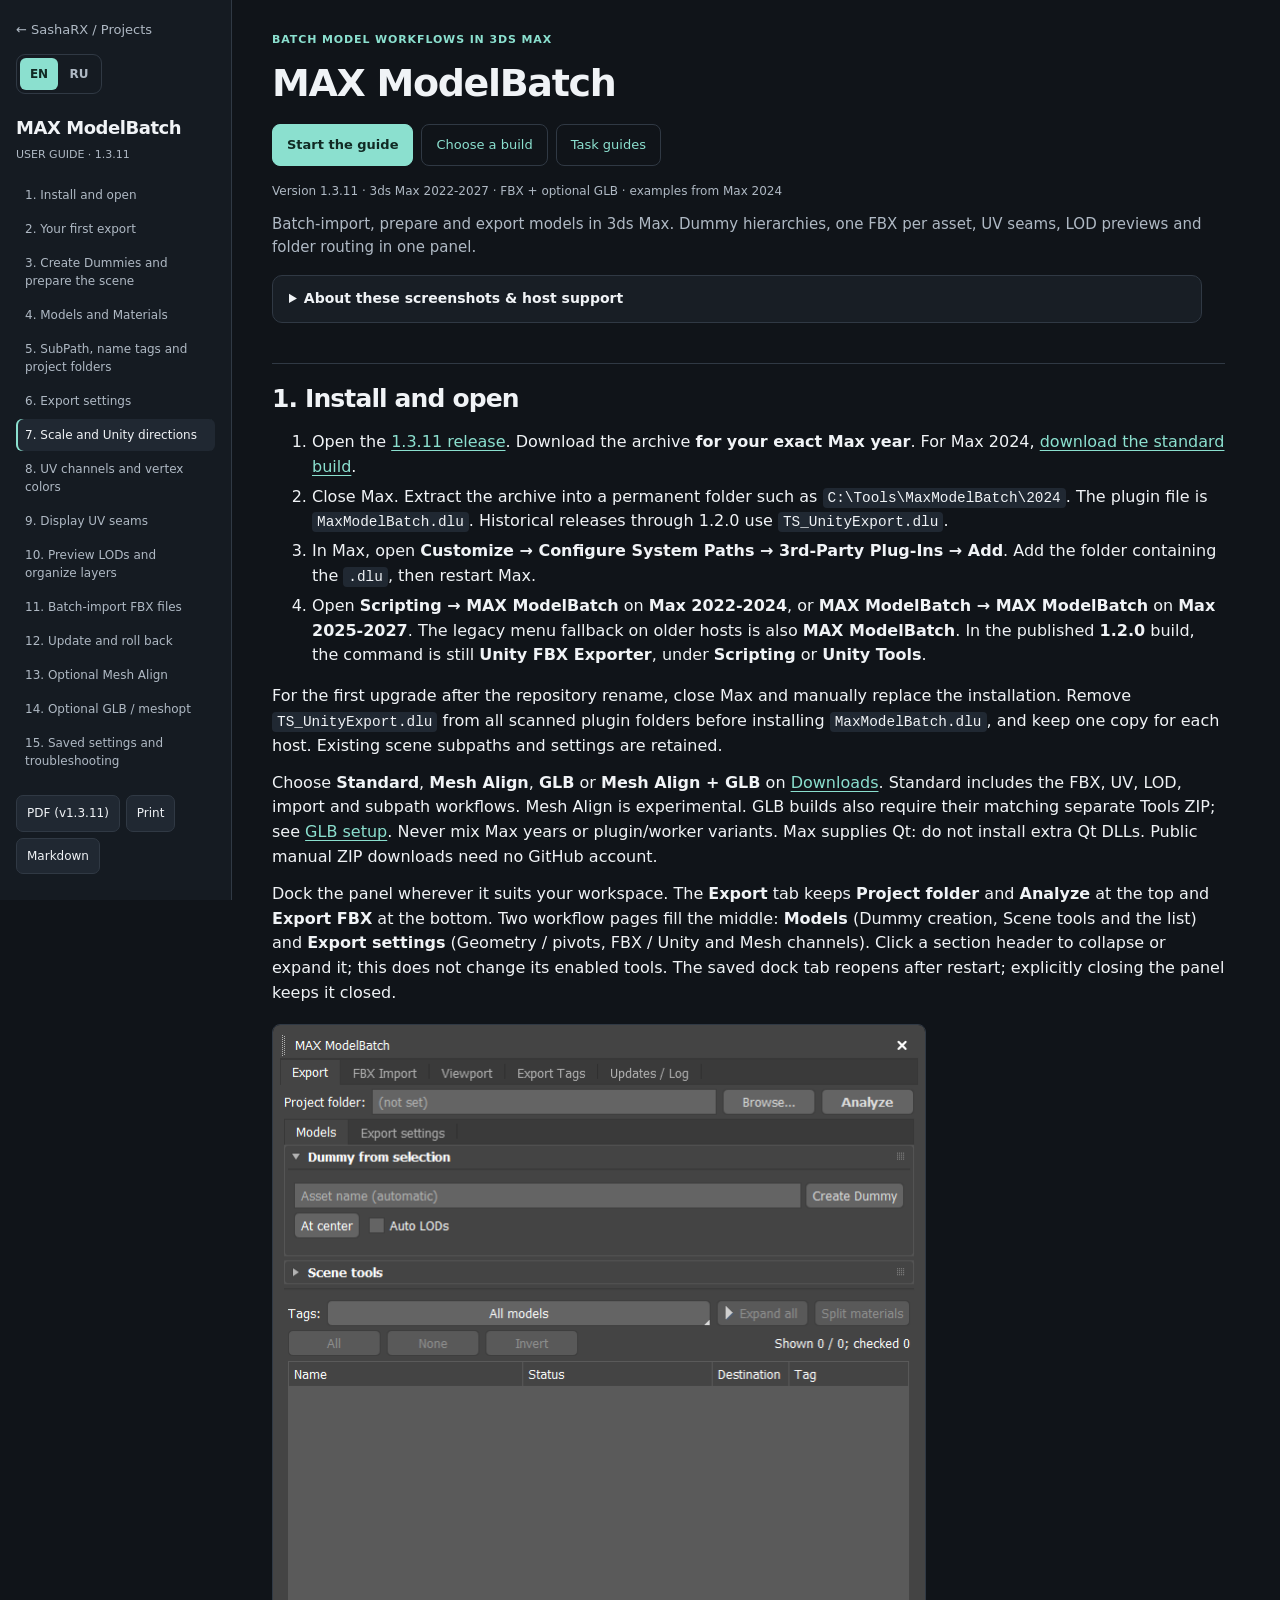
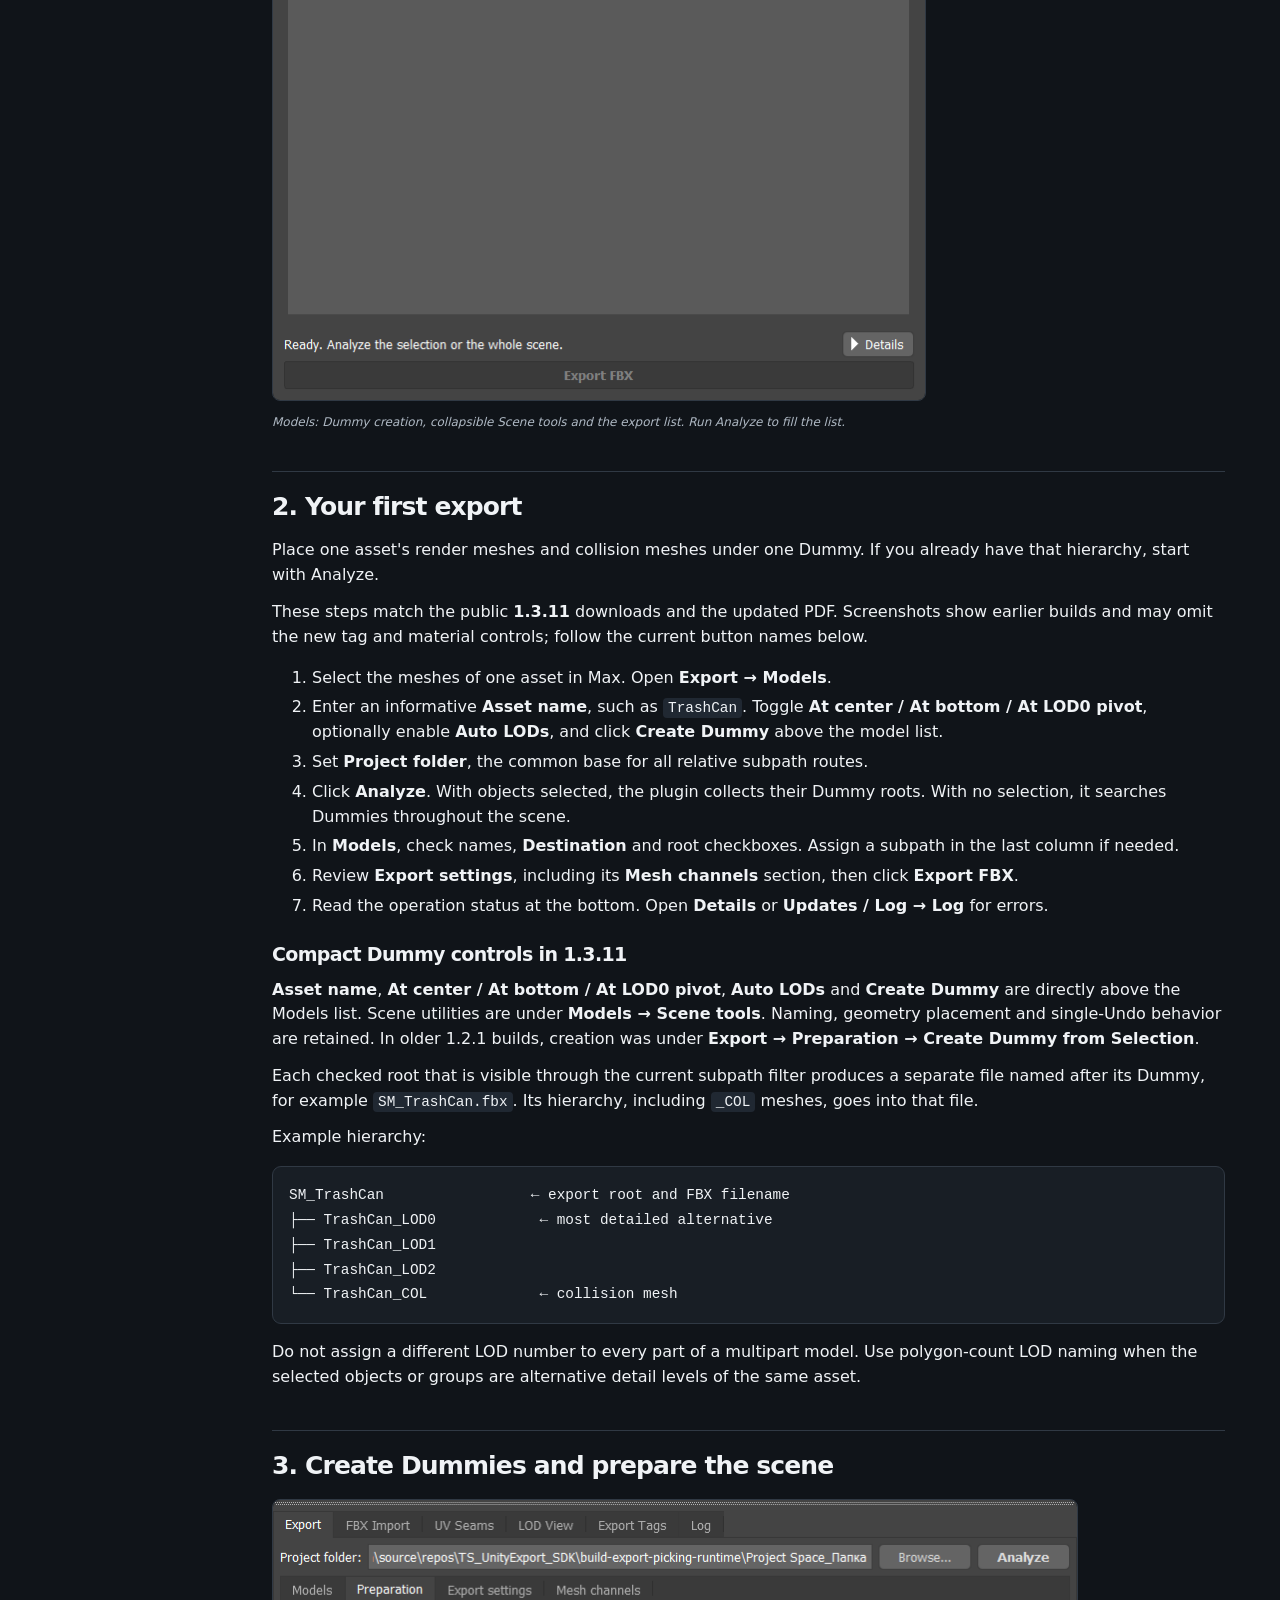
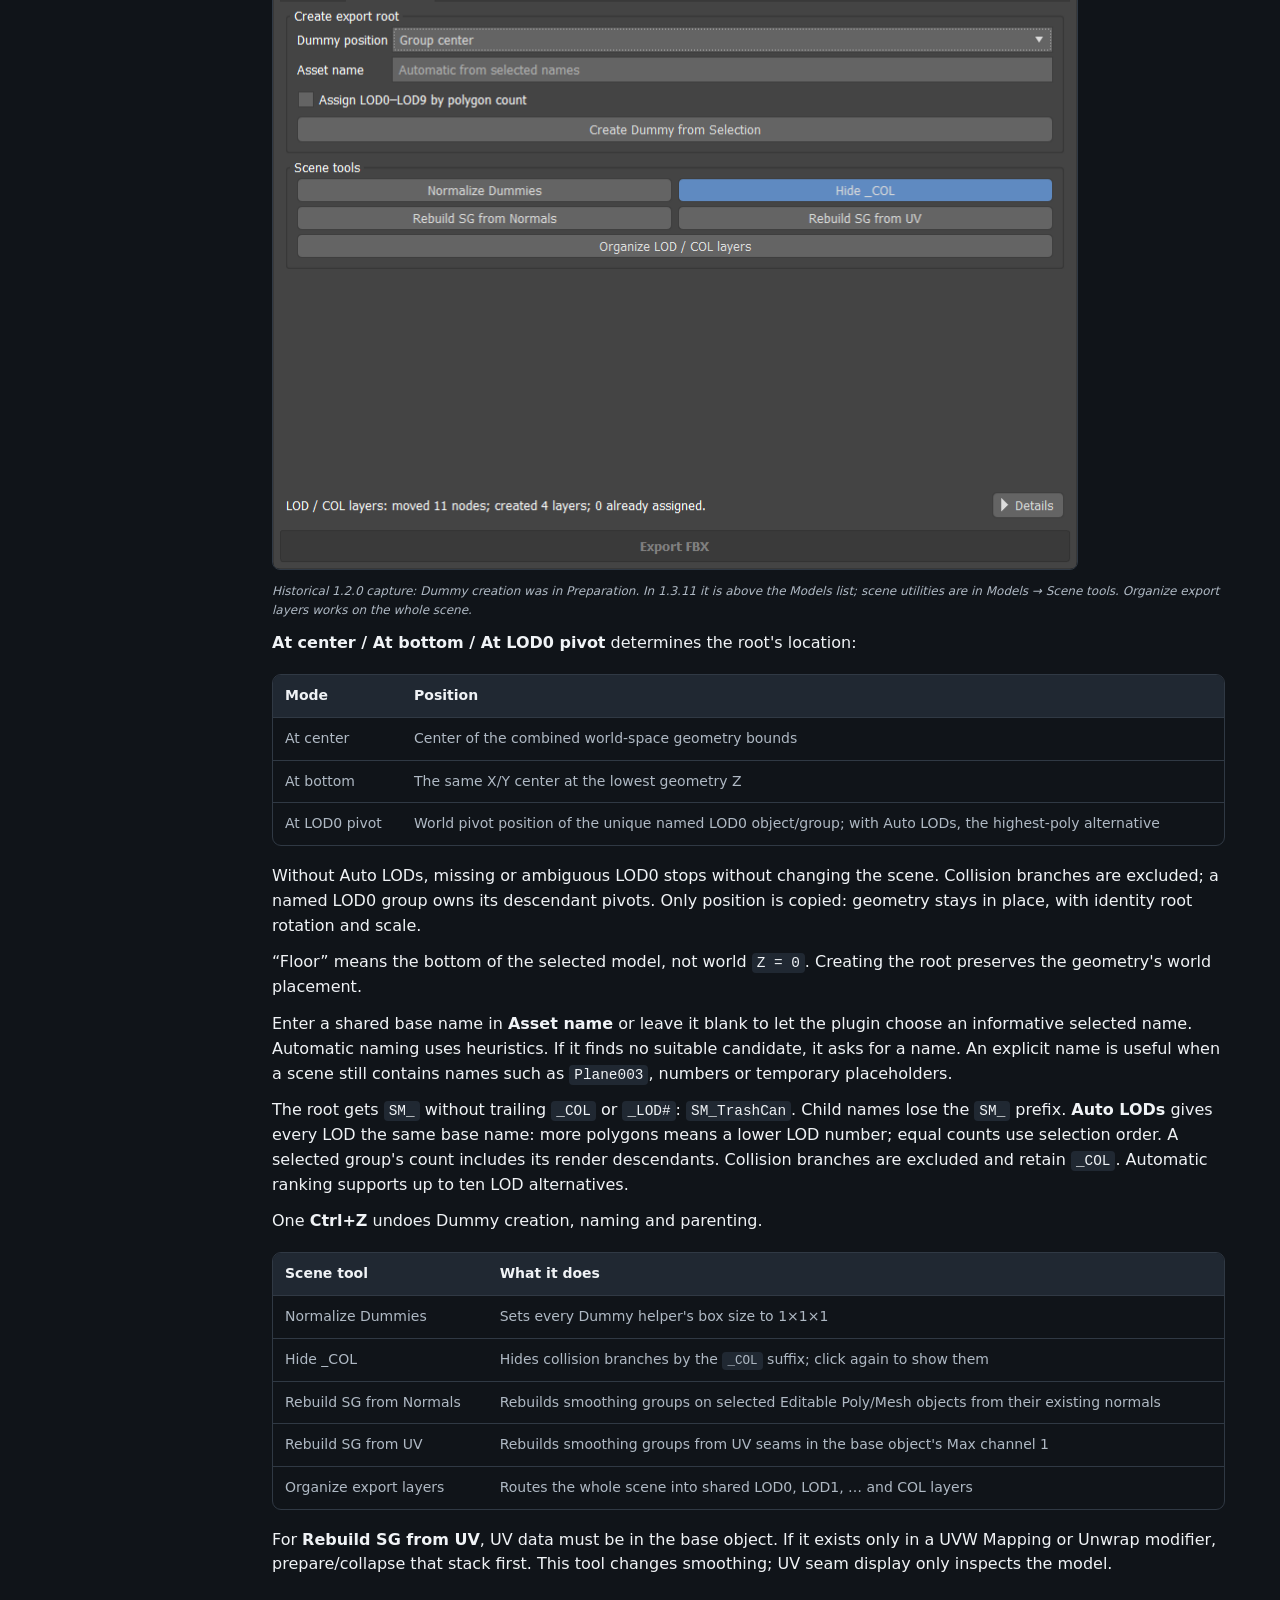
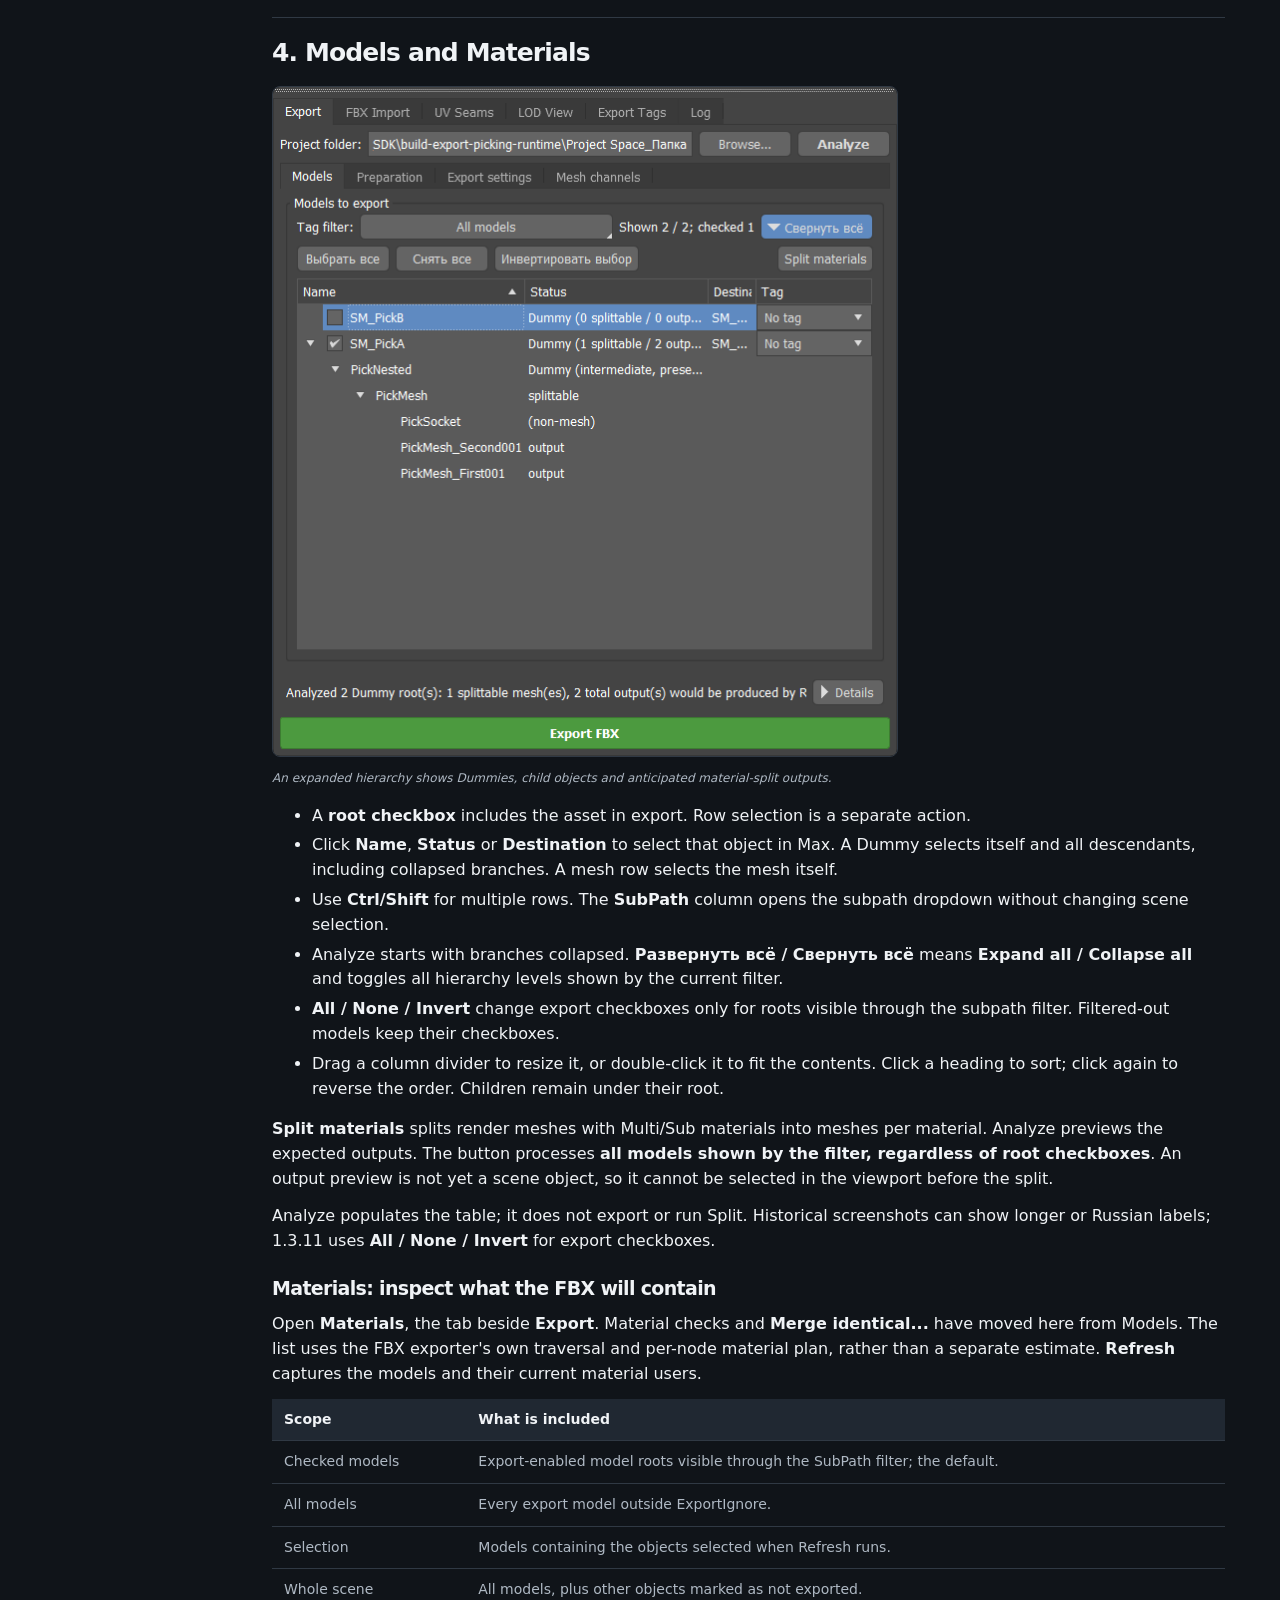
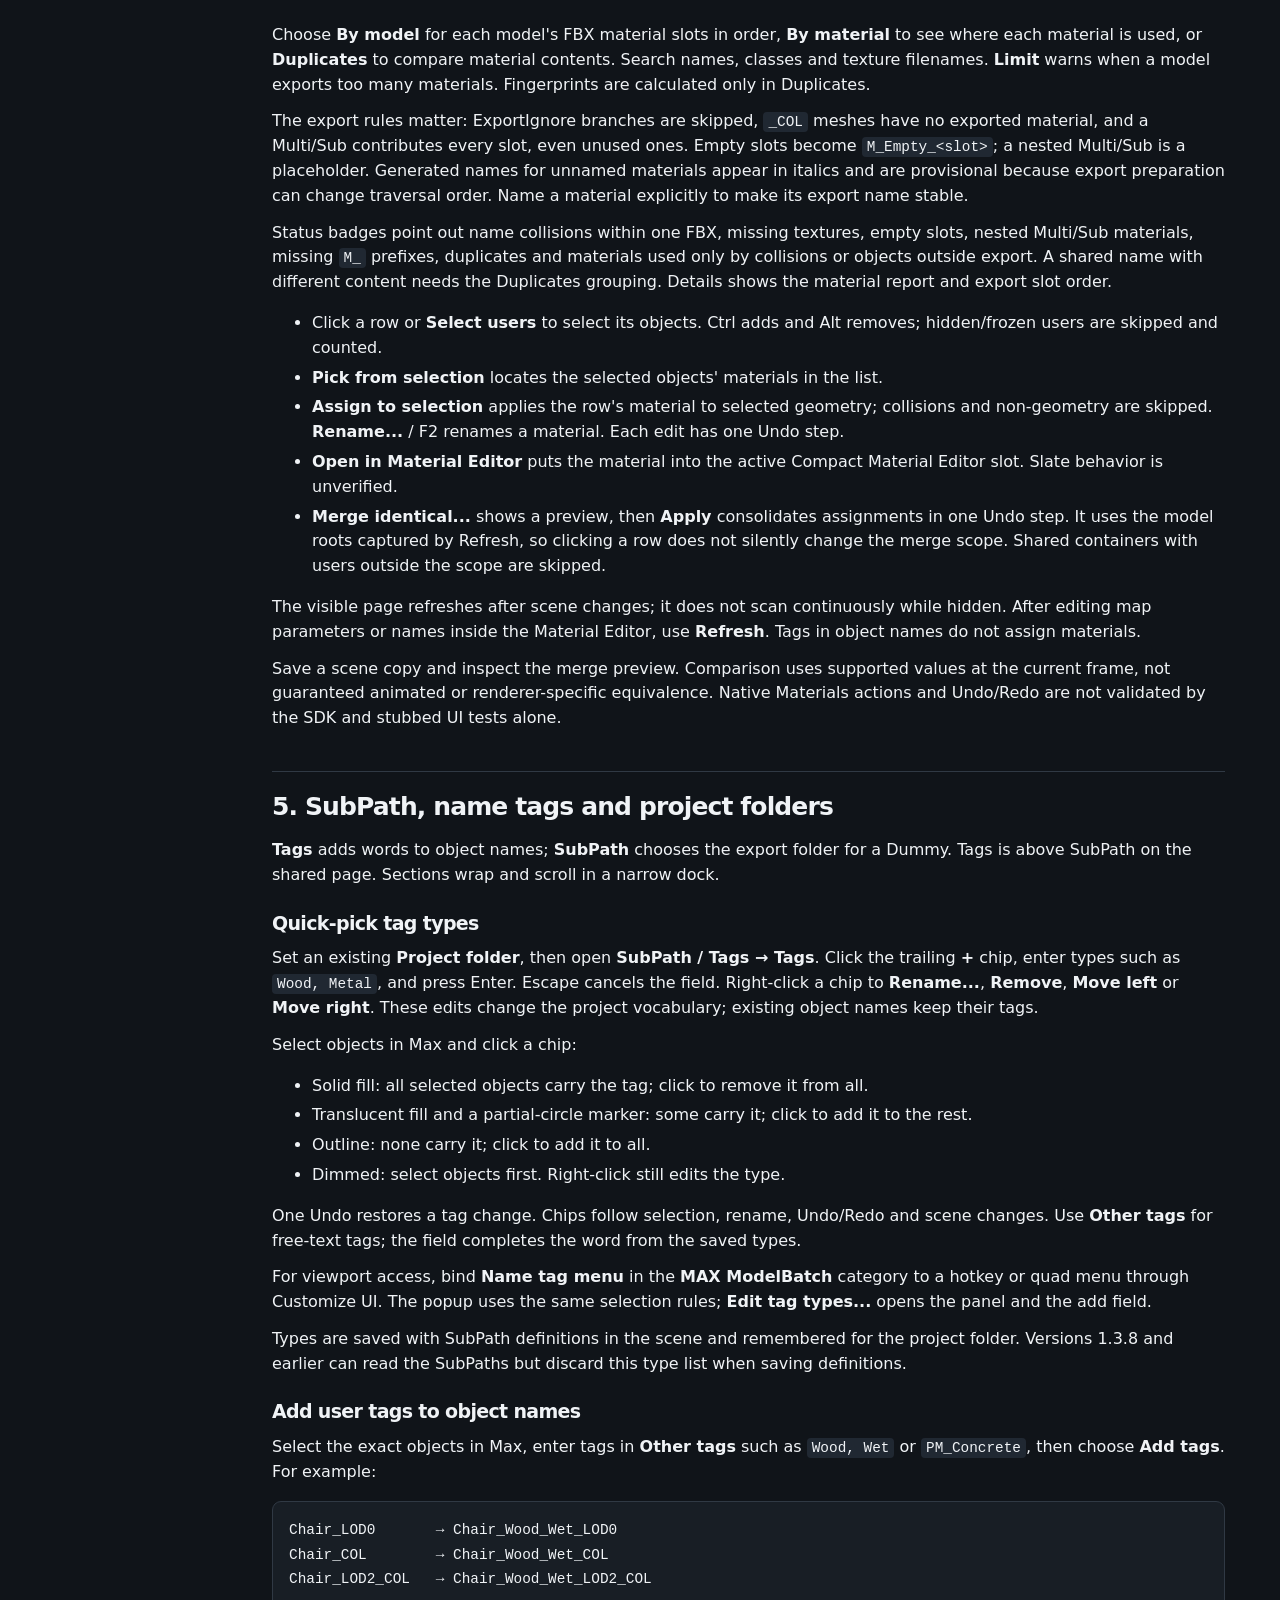
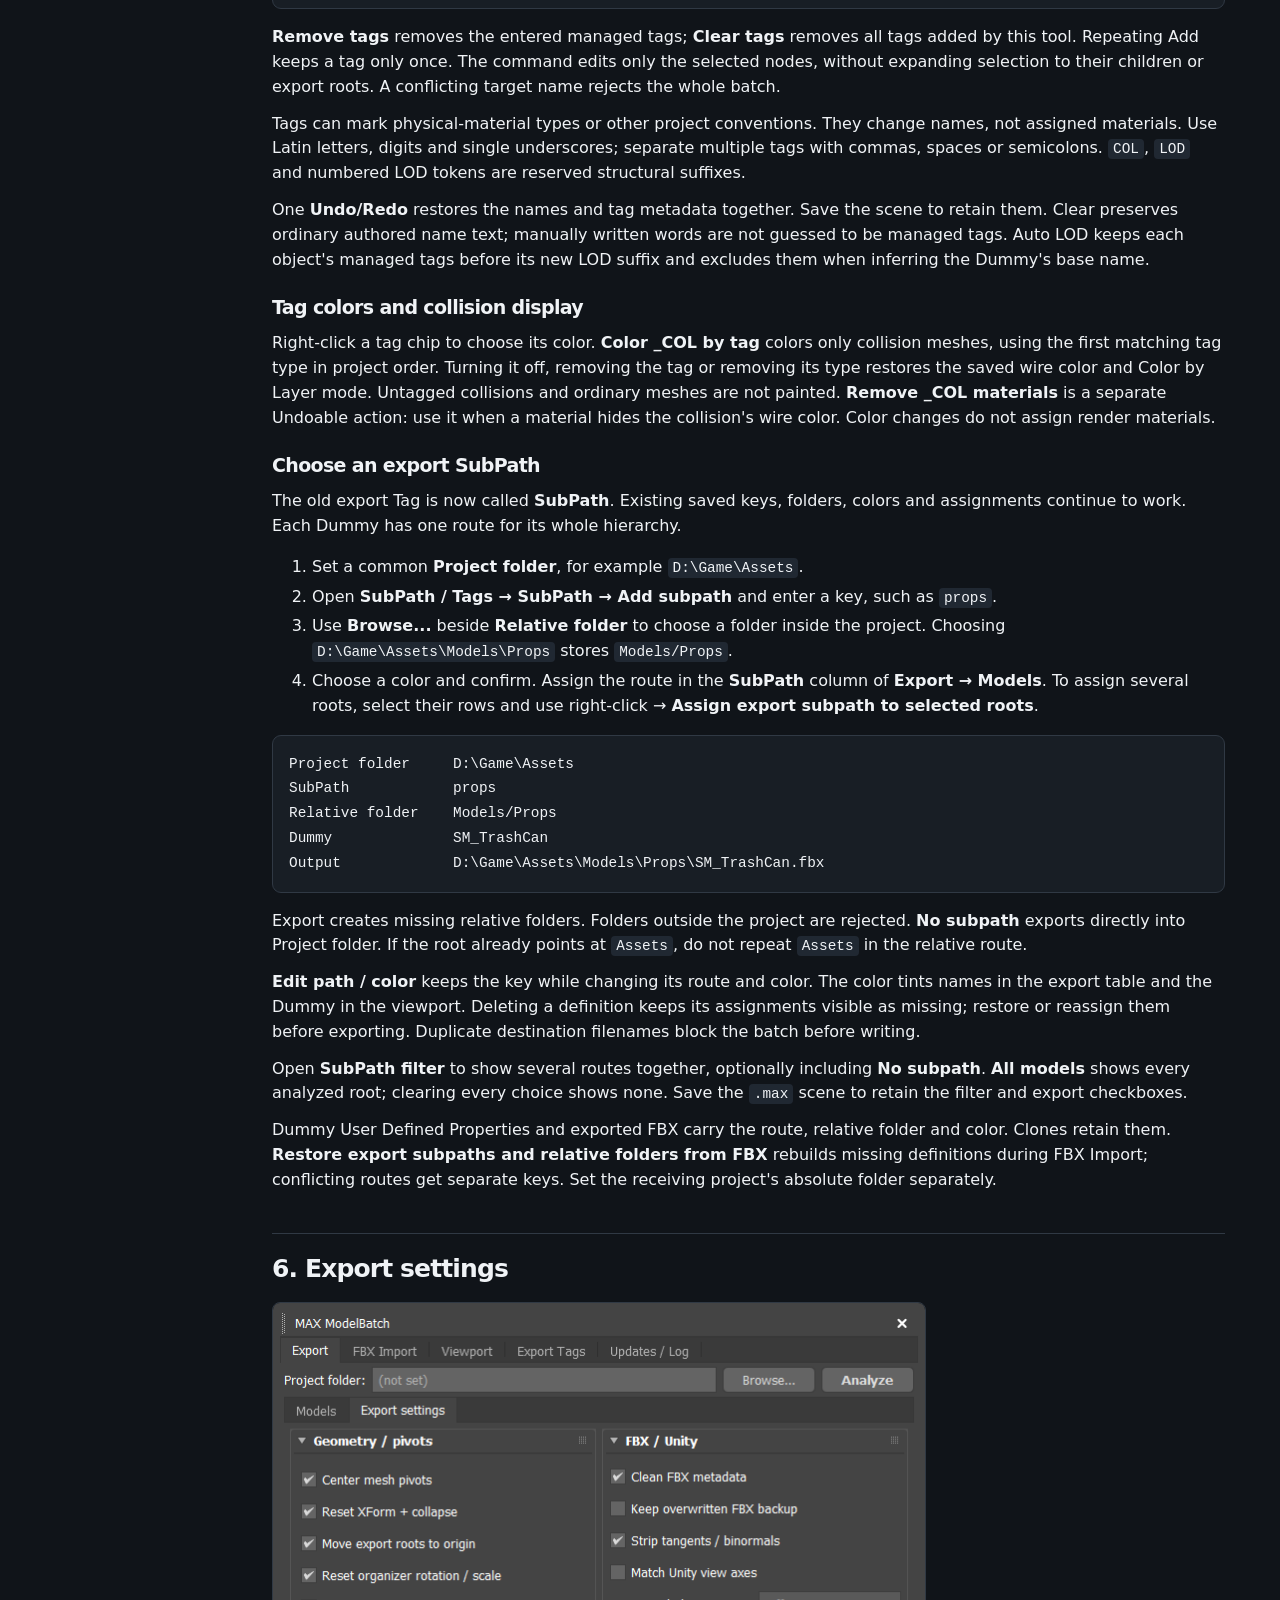
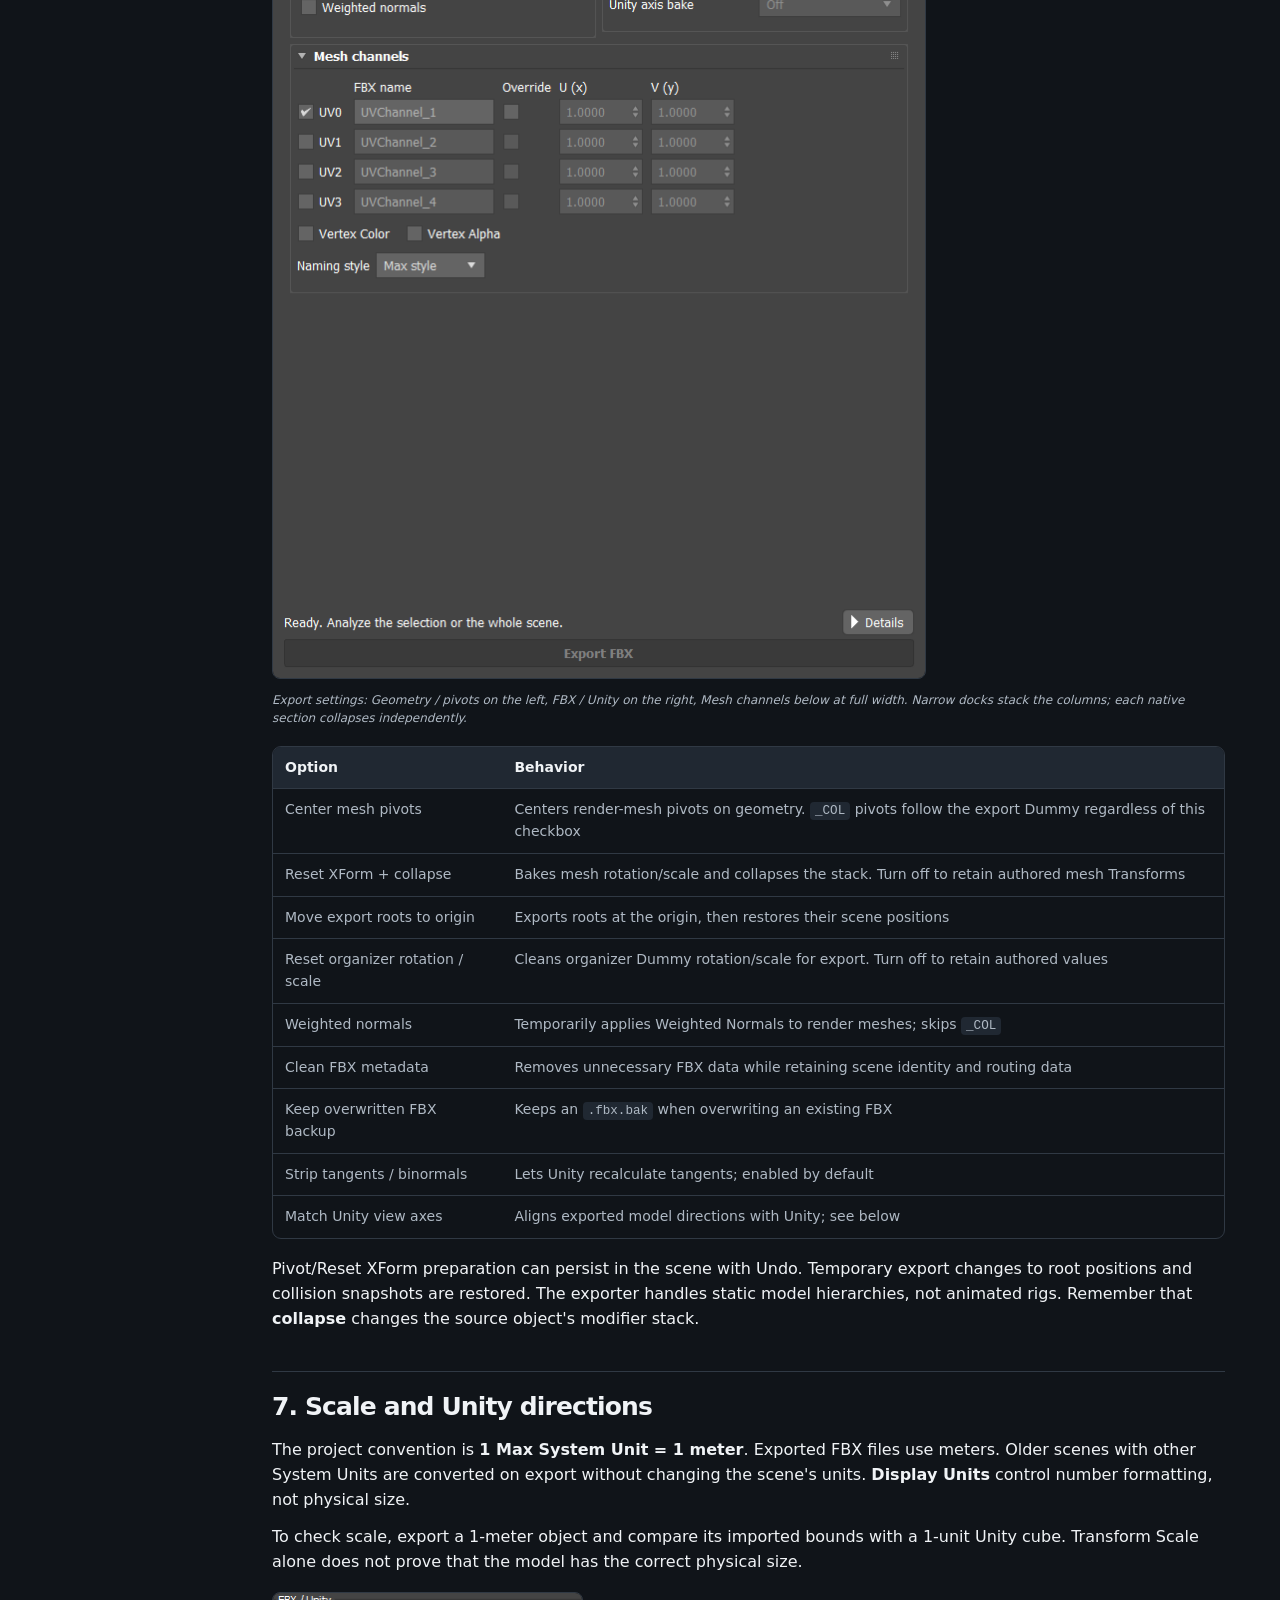
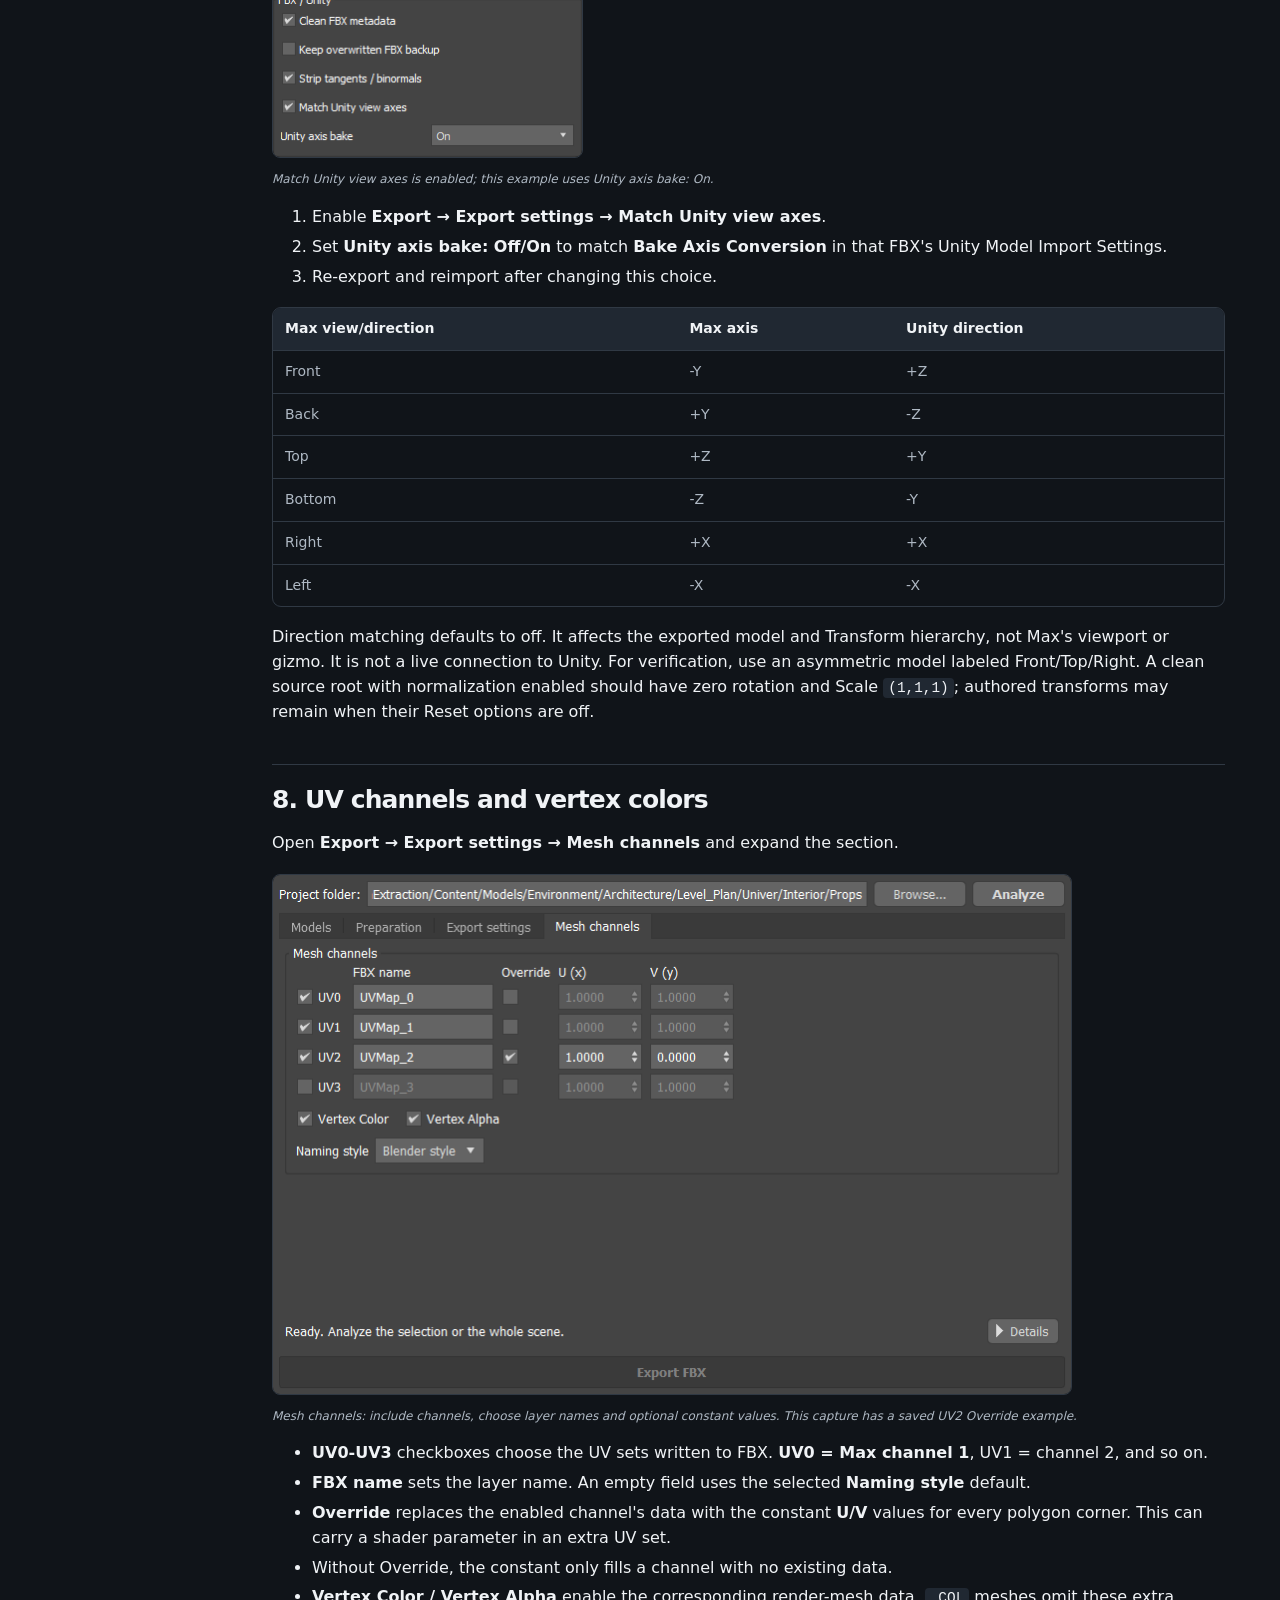
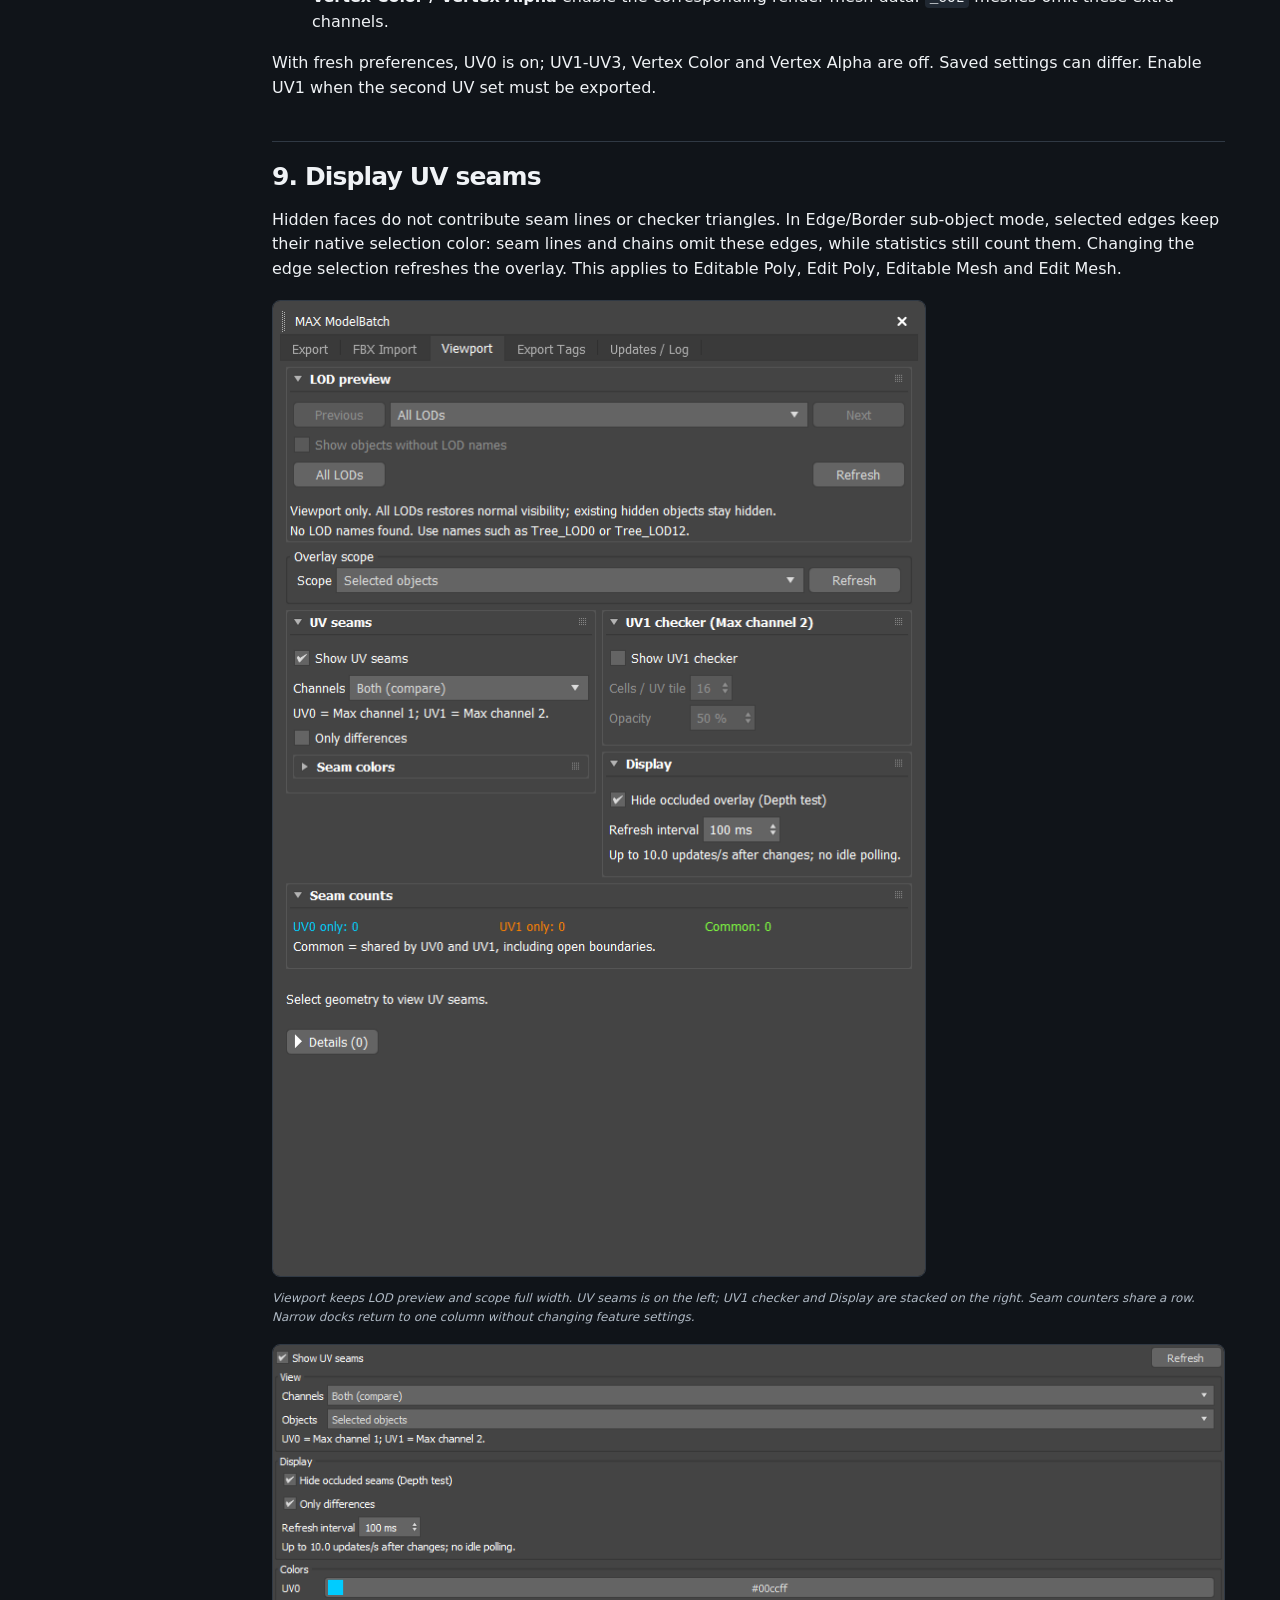
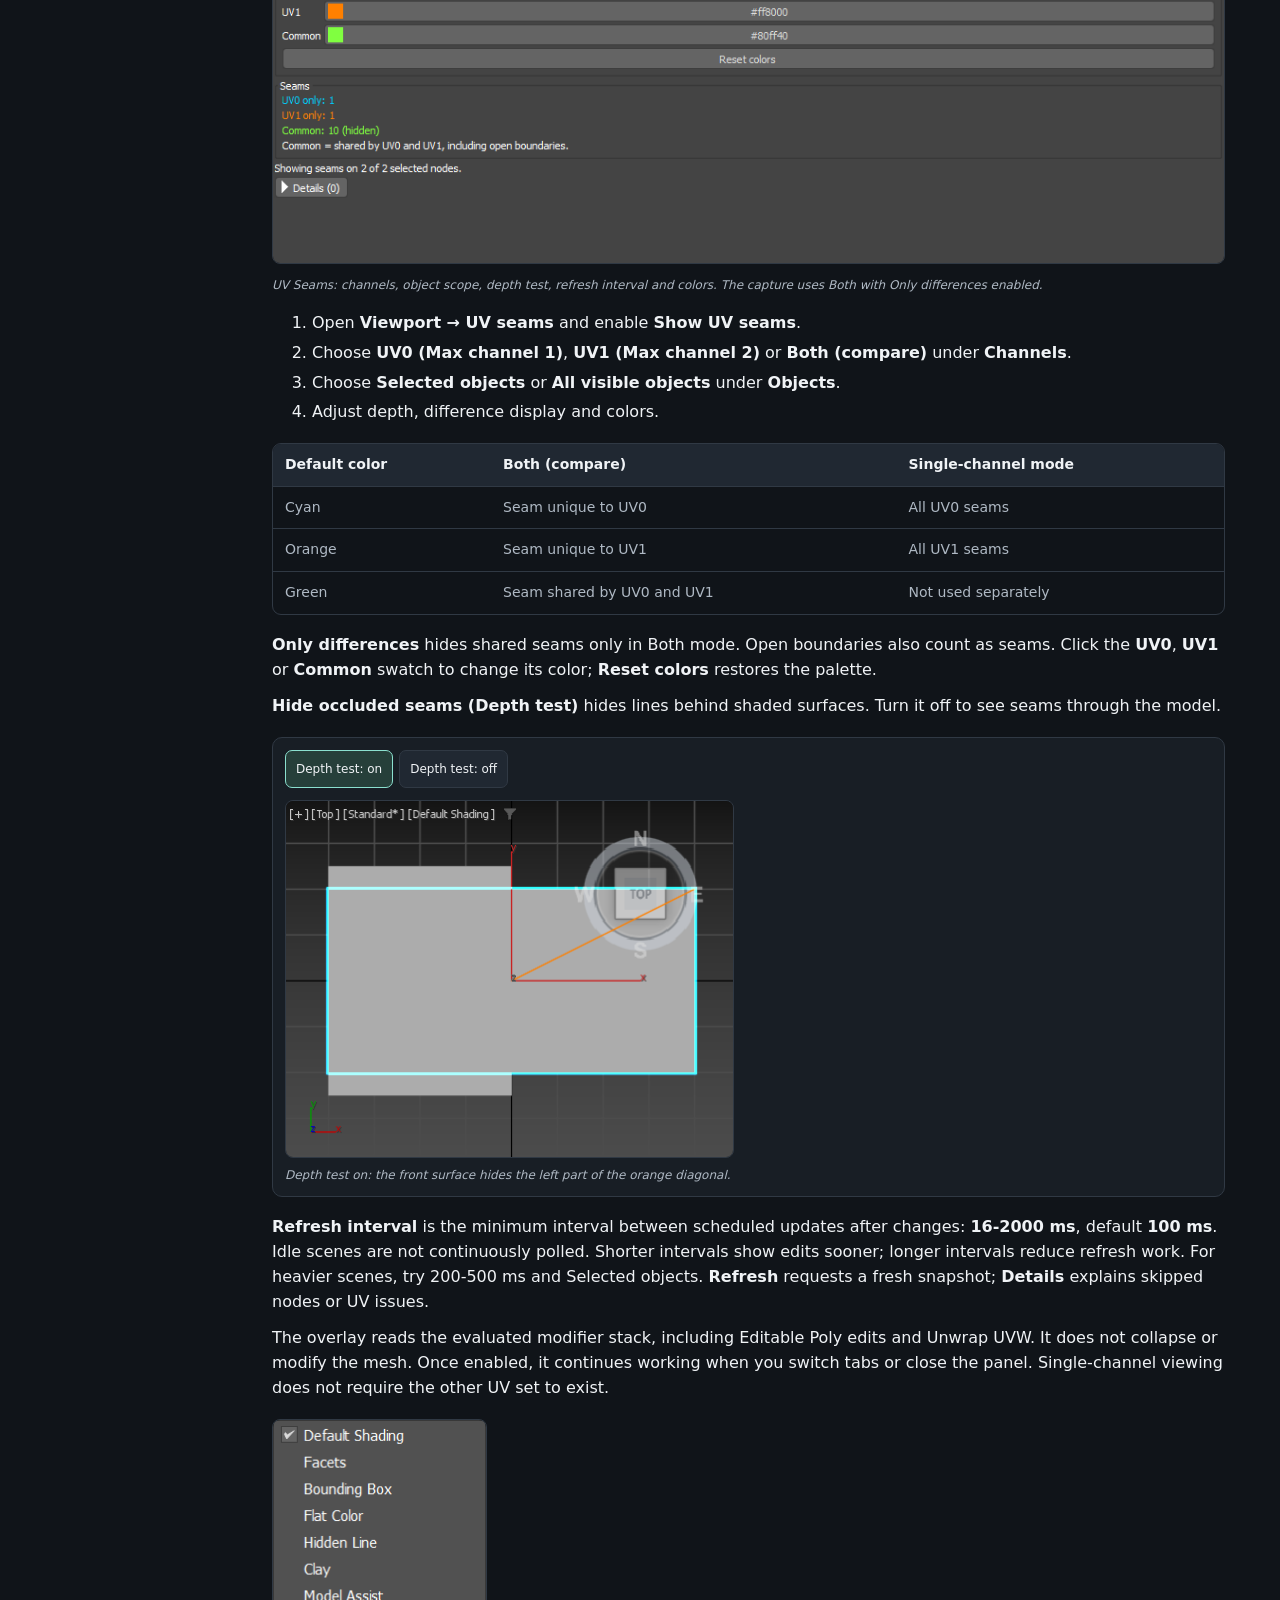
<file: modelbatch/index.html>
<!doctype html>
<html lang="en"><head><meta charset="utf-8"><meta name="viewport" content="width=device-width,initial-scale=1">
<title>MAX ModelBatch - illustrated user guide</title>
<meta name="description" content="Illustrated MAX ModelBatch guide for 3ds Max 2022-2027: FBX export, Dummy roots, tags, UV seams, LOD preview, batch import and updates.">
<link rel="canonical" href="https://sasharx.github.io/modelbatch/">
<link rel="alternate" hreflang="en" href="https://sasharx.github.io/modelbatch/">
<link rel="alternate" hreflang="ru" href="https://sasharx.github.io/ru/modelbatch/">
<link rel="alternate" hreflang="x-default" href="https://sasharx.github.io/modelbatch/"><meta property="og:title" content="MAX ModelBatch - illustrated user guide"><meta property="og:description" content="Illustrated MAX ModelBatch guide for 3ds Max 2022-2027: FBX export, Dummy roots, tags, UV seams, LOD preview, batch import and updates."><meta property="og:type" content="website"><meta property="og:locale" content="en_US"><meta property="og:url" content="https://sasharx.github.io/modelbatch/"><meta property="og:image" content="https://sasharx.github.io/modelbatch/preview.png"><script>
(()=>{const key='sasharx.siteLanguage';const locale="en";const routes={"en":"/modelbatch/","ru":"/ru/modelbatch/"};
try{if(false&&localStorage.getItem(key)==='ru'){location.replace(routes.ru+location.search+location.hash);return}localStorage.setItem(key,locale)}catch{}
document.addEventListener('DOMContentLoaded',()=>{const links=[...document.querySelectorAll('a[data-language]')];
const update=()=>links.forEach(link=>link.href=routes[link.dataset.language]+location.search+location.hash);update();addEventListener('hashchange',update);
links.forEach(link=>link.addEventListener('click',()=>{try{localStorage.setItem(key,link.dataset.language)}catch{}}));});})();
</script>
<link rel="stylesheet" href="/assets/site.css?v=20261013">
<link rel="stylesheet" href="/modelbatch/guide.css?v=1.3.11-print2"></head><body class="modelbatch-page">
<a class="skip-link" href="#main">Skip to content</a>
<aside class="sidebar"><div class="sidebar-top"><a class="home-link" href="/">← SashaRX / Projects</a><nav class="language-switch" aria-label="Site language"><a href="/modelbatch/" hreflang="en" lang="en" data-language="en" aria-current="true">EN</a><a href="/ru/modelbatch/" hreflang="ru" lang="ru" data-language="ru">RU</a></nav></div><div class="sidebar-title"><div><div class="brand">MAX ModelBatch</div><div class="version">USER GUIDE · 1.3.11</div></div><button class="mobile-top" id="menu-toggle" aria-expanded="false" aria-controls="guide-contents">Contents</button></div>
<nav id="guide-contents" class="contents-nav" aria-label="Contents"><a href="#install">1. Install and open</a><a href="#quickstart">2. Your first export</a><a href="#preparation">3. Create Dummies and prepare the scene</a><a href="#models">4. Models and Materials</a><a href="#tags">5. SubPath, name tags and project folders</a><a href="#settings">6. Export settings</a><a href="#unity">7. Scale and Unity directions</a><a href="#channels">8. UV channels and vertex colors</a><a href="#seams">9. Display UV seams</a><a href="#lod">10. Preview LODs and organize layers</a><a href="#import">11. Batch-import FBX files</a><a href="#updates">12. Update and roll back</a><a href="#meshalign">13. Optional Mesh Align</a><a href="#glb">14. Optional GLB / meshopt</a><a href="#help">15. Saved settings and troubleshooting</a></nav>
<div class="actions"><a href="guide.pdf?v=1.3.11-print2">PDF (v1.3.11)</a><button id="print">Print</button><a href="guide.md?v=1.3.11">Markdown</a></div>
</aside>
<main id="main"><div class="guide-hero"><div class="eyebrow">Batch model workflows in 3ds Max</div><h1>MAX ModelBatch</h1><div class="hero-actions"><a class="primary" href="#quickstart">Start the guide</a><a href="/downloads/#modelbatch">Choose a build</a><a href="/workflows/?tool=max">Task guides</a></div>
<p class="guide-meta"><strong>Version 1.3.11 · 3ds Max 2022-2027 · FBX + optional GLB · examples from Max 2024</strong></p>
<p>Batch-import, prepare and export models in 3ds Max. Dummy hierarchies, one FBX per asset, UV seams, LOD previews and folder routing in one panel.</p>
<details class="capture-note"><summary>About these screenshots & host support</summary><p>Version 1.3.11 omits hidden faces from UV Seams and UV1 Checker and keeps selected edges visible in their native selection color. The separate FBX Patch Tool 1.1.1 adds strict channel modes and copies UV0 into a missing UV1. Screenshots show earlier Max 2024 builds; follow the current labels in this guide. Native runtime of the new viewport behavior remains unverified on all hosts. Names, paths and checked options in images are examples.</p></details>

</div>
<section class="pdf-contents"><h2>Contents</h2><ul><li><a href="#install">1. Install and open</a></li><li><a href="#quickstart">2. Your first export</a></li><li><a href="#preparation">3. Create Dummies and prepare the scene</a></li><li><a href="#models">4. Models and Materials</a></li><li><a href="#tags">5. SubPath, name tags and project folders</a></li><li><a href="#settings">6. Export settings</a></li><li><a href="#unity">7. Scale and Unity directions</a></li><li><a href="#channels">8. UV channels and vertex colors</a></li><li><a href="#seams">9. Display UV seams</a></li><li><a href="#lod">10. Preview LODs and organize layers</a></li><li><a href="#import">11. Batch-import FBX files</a></li><li><a href="#updates">12. Update and roll back</a></li><li><a href="#meshalign">13. Optional Mesh Align</a></li><li><a href="#glb">14. Optional GLB / meshopt</a></li><li><a href="#help">15. Saved settings and troubleshooting</a></li></ul></section><h2 id="install">1. Install and open</h2>
<ol>
<li>Open the <a href="https://github.com/SashaRX/MaxModelBatch-Releases/releases/tag/v1.3.11">1.3.11 release</a>. Download the archive <strong>for your exact Max year</strong>. For Max 2024, <a href="https://github.com/SashaRX/MaxModelBatch-Releases/releases/download/v1.3.11/MaxModelBatch_v1.3.11_3dsMax2024.zip">download the standard build</a>.</li>
<li>Close Max. Extract the archive into a permanent folder such as <code>C:\Tools\MaxModelBatch\2024</code>. The plugin file is <code>MaxModelBatch.dlu</code>. Historical releases through 1.2.0 use <code>TS_UnityExport.dlu</code>.</li>
<li>In Max, open <strong>Customize → Configure System Paths → 3rd-Party Plug-Ins → Add</strong>. Add the folder containing the <code>.dlu</code>, then restart Max.</li>
<li>Open <strong>Scripting → MAX ModelBatch</strong> on <strong>Max 2022-2024</strong>, or <strong>MAX ModelBatch → MAX ModelBatch</strong> on <strong>Max 2025-2027</strong>. The legacy menu fallback on older hosts is also <strong>MAX ModelBatch</strong>. In the published <strong>1.2.0</strong> build, the command is still <strong>Unity FBX Exporter</strong>, under <strong>Scripting</strong> or <strong>Unity Tools</strong>.</li>
</ol>
<p>For the first upgrade after the repository rename, close Max and manually replace the installation. Remove <code>TS_UnityExport.dlu</code> from all scanned plugin folders before installing <code>MaxModelBatch.dlu</code>, and keep one copy for each host. Existing scene subpaths and settings are retained.</p>
<p>Choose <strong>Standard</strong>, <strong>Mesh Align</strong>, <strong>GLB</strong> or <strong>Mesh Align + GLB</strong> on <a href="/downloads/#modelbatch">Downloads</a>. Standard includes the FBX, UV, LOD, import and subpath workflows. Mesh Align is experimental. GLB builds also require their matching separate Tools ZIP; see <a href="#glb">GLB setup</a>. Never mix Max years or plugin/worker variants. Max supplies Qt: do not install extra Qt DLLs. Public manual ZIP downloads need no GitHub account.</p>
<p>Dock the panel wherever it suits your workspace. The <strong>Export</strong> tab keeps <strong>Project folder</strong> and <strong>Analyze</strong> at the top and <strong>Export FBX</strong> at the bottom. Two workflow pages fill the middle: <strong>Models</strong> (Dummy creation, Scene tools and the list) and <strong>Export settings</strong> (Geometry / pivots, FBX / Unity and Mesh channels). Click a section header to collapse or expand it; this does not change its enabled tools. The saved dock tab reopens after restart; explicitly closing the panel keeps it closed.</p>
<p><a class="zoom-link" href="/modelbatch/guide/images/models-v1.3.4.png"><img alt="Export workspace with model roots, routing and workflow pages" data-asset="guide/images/models-v1.3.4.png" decoding="async" height="978" loading="lazy" src="/modelbatch/guide/images/models-v1.3.4.png" width="654"/></a></p>
<p><em>Models: Dummy creation, collapsible Scene tools and the export list. Run Analyze to fill the list.</em></p>
<h2 id="quickstart">2. Your first export</h2>
<p>Place one asset's render meshes and collision meshes under one Dummy. If you already have that hierarchy, start with Analyze.</p>
<p>These steps match the public <strong>1.3.11</strong> downloads and the updated PDF. Screenshots show earlier builds and may omit the new tag and material controls; follow the current button names below.</p>
<ol>
<li>Select the meshes of one asset in Max. Open <strong>Export → Models</strong>.</li>
<li>Enter an informative <strong>Asset name</strong>, such as <code>TrashCan</code>. Toggle <strong>At center / At bottom / At LOD0 pivot</strong>, optionally enable <strong>Auto LODs</strong>, and click <strong>Create Dummy</strong> above the model list.</li>
<li>Set <strong>Project folder</strong>, the common base for all relative subpath routes.</li>
<li>Click <strong>Analyze</strong>. With objects selected, the plugin collects their Dummy roots. With no selection, it searches Dummies throughout the scene.</li>
<li>In <strong>Models</strong>, check names, <strong>Destination</strong> and root checkboxes. Assign a subpath in the last column if needed.</li>
<li>Review <strong>Export settings</strong>, including its <strong>Mesh channels</strong> section, then click <strong>Export FBX</strong>.</li>
<li>Read the operation status at the bottom. Open <strong>Details</strong> or <strong>Updates / Log → Log</strong> for errors.</li>
</ol>
<h3 id="compact-ui">Compact Dummy controls in 1.3.11</h3>
<p><strong>Asset name</strong>, <strong>At center / At bottom / At LOD0 pivot</strong>, <strong>Auto LODs</strong> and <strong>Create Dummy</strong> are directly above the Models list. Scene utilities are under <strong>Models → Scene tools</strong>. Naming, geometry placement and single-Undo behavior are retained. In older 1.2.1 builds, creation was under <strong>Export → Preparation → Create Dummy from Selection</strong>.</p>
<p>Each checked root that is visible through the current subpath filter produces a separate file named after its Dummy, for example <code>SM_TrashCan.fbx</code>. Its hierarchy, including <code>_COL</code> meshes, goes into that file.</p>
<p>Example hierarchy:</p>
<pre><code class="language-text">SM_TrashCan                 ← export root and FBX filename
├── TrashCan_LOD0            ← most detailed alternative
├── TrashCan_LOD1
├── TrashCan_LOD2
└── TrashCan_COL             ← collision mesh
</code></pre>
<p>Do not assign a different LOD number to every part of a multipart model. Use polygon-count LOD naming when the selected objects or groups are alternative detail levels of the same asset.</p>
<h2 id="preparation">3. Create Dummies and prepare the scene</h2>
<p><a class="zoom-link" href="/modelbatch/guide/images/preparation.png"><img alt="Dummy creation controls and scene tools" data-asset="guide/images/preparation.png" decoding="async" height="671" loading="lazy" src="/modelbatch/guide/images/preparation.png" width="806"/></a></p>
<p><em>Historical 1.2.0 capture: Dummy creation was in Preparation. In 1.3.11 it is above the Models list; scene utilities are in Models → Scene tools. Organize export layers works on the whole scene.</em></p>
<p><strong>At center / At bottom / At LOD0 pivot</strong> determines the root's location:</p>
<div class="table-wrap" tabindex="0"><table>
<thead>
<tr>
<th>Mode</th>
<th>Position</th>
</tr>
</thead>
<tbody><tr>
<td>At center</td>
<td>Center of the combined world-space geometry bounds</td>
</tr>
<tr>
<td>At bottom</td>
<td>The same X/Y center at the lowest geometry Z</td>
</tr>
<tr>
<td>At LOD0 pivot</td>
<td>World pivot position of the unique named LOD0 object/group; with Auto LODs, the highest-poly alternative</td>
</tr>
</tbody></table></div>
<p>Without Auto LODs, missing or ambiguous LOD0 stops without changing the scene. Collision branches are excluded; a named LOD0 group owns its descendant pivots. Only position is copied: geometry stays in place, with identity root rotation and scale.</p>
<p>“Floor” means the bottom of the selected model, not world <code>Z = 0</code>. Creating the root preserves the geometry's world placement.</p>
<p>Enter a shared base name in <strong>Asset name</strong> or leave it blank to let the plugin choose an informative selected name. Automatic naming uses heuristics. If it finds no suitable candidate, it asks for a name. An explicit name is useful when a scene still contains names such as <code>Plane003</code>, numbers or temporary placeholders.</p>
<p>The root gets <code>SM_</code> without trailing <code>_COL</code> or <code>_LOD#</code>: <code>SM_TrashCan</code>. Child names lose the <code>SM_</code> prefix. <strong>Auto LODs</strong> gives every LOD the same base name: more polygons means a lower LOD number; equal counts use selection order. A selected group's count includes its render descendants. Collision branches are excluded and retain <code>_COL</code>. Automatic ranking supports up to ten LOD alternatives.</p>
<p>One <strong>Ctrl+Z</strong> undoes Dummy creation, naming and parenting.</p>
<div class="table-wrap" tabindex="0"><table>
<thead>
<tr>
<th>Scene tool</th>
<th>What it does</th>
</tr>
</thead>
<tbody><tr>
<td>Normalize Dummies</td>
<td>Sets every Dummy helper's box size to 1×1×1</td>
</tr>
<tr>
<td>Hide _COL</td>
<td>Hides collision branches by the <code>_COL</code> suffix; click again to show them</td>
</tr>
<tr>
<td>Rebuild SG from Normals</td>
<td>Rebuilds smoothing groups on selected Editable Poly/Mesh objects from their existing normals</td>
</tr>
<tr>
<td>Rebuild SG from UV</td>
<td>Rebuilds smoothing groups from UV seams in the base object's Max channel 1</td>
</tr>
<tr>
<td>Organize export layers</td>
<td>Routes the whole scene into shared LOD0, LOD1, … and COL layers</td>
</tr>
</tbody></table></div>
<p>For <strong>Rebuild SG from UV</strong>, UV data must be in the base object. If it exists only in a UVW Mapping or Unwrap modifier, prepare/collapse that stack first. This tool changes smoothing; UV seam display only inspects the model.</p>
<h2 id="models">4. Models and Materials</h2>
<p><a class="zoom-link" href="/modelbatch/guide/images/export-picking.png"><img alt="Expanded Dummy hierarchy and object selection in Export" data-asset="guide/images/export-picking.png" decoding="async" height="671" loading="lazy" src="/modelbatch/guide/images/export-picking.png" width="626"/></a></p>
<p><em>An expanded hierarchy shows Dummies, child objects and anticipated material-split outputs.</em></p>
<ul>
<li>A <strong>root checkbox</strong> includes the asset in export. Row selection is a separate action.</li>
<li>Click <strong>Name</strong>, <strong>Status</strong> or <strong>Destination</strong> to select that object in Max. A Dummy selects itself and all descendants, including collapsed branches. A mesh row selects the mesh itself.</li>
<li>Use <strong>Ctrl/Shift</strong> for multiple rows. The <strong>SubPath</strong> column opens the subpath dropdown without changing scene selection.</li>
<li>Analyze starts with branches collapsed. <strong>Развернуть всё / Свернуть всё</strong> means <strong>Expand all / Collapse all</strong> and toggles all hierarchy levels shown by the current filter.</li>
<li><strong>All / None / Invert</strong> change export checkboxes only for roots visible through the subpath filter. Filtered-out models keep their checkboxes.</li>
<li>Drag a column divider to resize it, or double-click it to fit the contents. Click a heading to sort; click again to reverse the order. Children remain under their root.</li>
</ul>
<p><strong>Split materials</strong> splits render meshes with Multi/Sub materials into meshes per material. Analyze previews the expected outputs. The button processes <strong>all models shown by the filter, regardless of root checkboxes</strong>. An output preview is not yet a scene object, so it cannot be selected in the viewport before the split.</p>
<p>Analyze populates the table; it does not export or run Split. Historical screenshots can show longer or Russian labels; 1.3.11 uses <strong>All / None / Invert</strong> for export checkboxes.</p>



<h3 id="material-check">Materials: inspect what the FBX will contain</h3>
<p>Open <strong>Materials</strong>, the tab beside <strong>Export</strong>. Material checks and <strong>Merge identical...</strong> have moved here from Models. The list uses the FBX exporter's own traversal and per-node material plan, rather than a separate estimate. <strong>Refresh</strong> captures the models and their current material users.</p>
<table>
<thead>
<tr>
<th>Scope</th>
<th>What is included</th>
</tr>
</thead>
<tbody>
<tr>
<td>Checked models</td>
<td>Export-enabled model roots visible through the SubPath filter; the default.</td>
</tr>
<tr>
<td>All models</td>
<td>Every export model outside ExportIgnore.</td>
</tr>
<tr>
<td>Selection</td>
<td>Models containing the objects selected when Refresh runs.</td>
</tr>
<tr>
<td>Whole scene</td>
<td>All models, plus other objects marked as not exported.</td>
</tr>
</tbody>
</table>
<p>Choose <strong>By model</strong> for each model's FBX material slots in order, <strong>By material</strong> to see where each material is used, or <strong>Duplicates</strong> to compare material contents. Search names, classes and texture filenames. <strong>Limit</strong> warns when a model exports too many materials. Fingerprints are calculated only in Duplicates.</p>
<p>The export rules matter: ExportIgnore branches are skipped, <code>_COL</code> meshes have no exported material, and a Multi/Sub contributes every slot, even unused ones. Empty slots become <code>M_Empty_&lt;slot&gt;</code>; a nested Multi/Sub is a placeholder. Generated names for unnamed materials appear in italics and are provisional because export preparation can change traversal order. Name a material explicitly to make its export name stable.</p>
<p>Status badges point out name collisions within one FBX, missing textures, empty slots, nested Multi/Sub materials, missing <code>M_</code> prefixes, duplicates and materials used only by collisions or objects outside export. A shared name with different content needs the Duplicates grouping. Details shows the material report and export slot order.</p>
<ul>
<li>Click a row or <strong>Select users</strong> to select its objects. Ctrl adds and Alt removes; hidden/frozen users are skipped and counted.</li>
<li><strong>Pick from selection</strong> locates the selected objects' materials in the list.</li>
<li><strong>Assign to selection</strong> applies the row's material to selected geometry; collisions and non-geometry are skipped. <strong>Rename...</strong> / F2 renames a material. Each edit has one Undo step.</li>
<li><strong>Open in Material Editor</strong> puts the material into the active Compact Material Editor slot. Slate behavior is unverified.</li>
<li><strong>Merge identical...</strong> shows a preview, then <strong>Apply</strong> consolidates assignments in one Undo step. It uses the model roots captured by Refresh, so clicking a row does not silently change the merge scope. Shared containers with users outside the scope are skipped.</li>
</ul>
<p>The visible page refreshes after scene changes; it does not scan continuously while hidden. After editing map parameters or names inside the Material Editor, use <strong>Refresh</strong>. Tags in object names do not assign materials.</p>
<p>Save a scene copy and inspect the merge preview. Comparison uses supported values at the current frame, not guaranteed animated or renderer-specific equivalence. Native Materials actions and Undo/Redo are not validated by the SDK and stubbed UI tests alone.</p>
<h2 id="tags">5. SubPath, name tags and project folders</h2>
<p><strong>Tags</strong> adds words to object names; <strong>SubPath</strong> chooses the export folder for a Dummy. Tags is above SubPath on the shared page. Sections wrap and scroll in a narrow dock.</p>
<h3>Quick-pick tag types</h3>
<p>Set an existing <strong>Project folder</strong>, then open <strong>SubPath / Tags → Tags</strong>. Click the trailing <strong>+</strong> chip, enter types such as <code>Wood, Metal</code>, and press Enter. Escape cancels the field. Right-click a chip to <strong>Rename...</strong>, <strong>Remove</strong>, <strong>Move left</strong> or <strong>Move right</strong>. These edits change the project vocabulary; existing object names keep their tags.</p>
<p>Select objects in Max and click a chip:</p>
<ul>
<li>Solid fill: all selected objects carry the tag; click to remove it from all.</li>
<li>Translucent fill and a partial-circle marker: some carry it; click to add it to the rest.</li>
<li>Outline: none carry it; click to add it to all.</li>
<li>Dimmed: select objects first. Right-click still edits the type.</li>
</ul>
<p>One Undo restores a tag change. Chips follow selection, rename, Undo/Redo and scene changes. Use <strong>Other tags</strong> for free-text tags; the field completes the word from the saved types.</p>
<p>For viewport access, bind <strong>Name tag menu</strong> in the <strong>MAX ModelBatch</strong> category to a hotkey or quad menu through Customize UI. The popup uses the same selection rules; <strong>Edit tag types...</strong> opens the panel and the add field.</p>
<p>Types are saved with SubPath definitions in the scene and remembered for the project folder. Versions 1.3.8 and earlier can read the SubPaths but discard this type list when saving definitions.</p>

<h3 id="name-tags">Add user tags to object names</h3>
<p>Select the exact objects in Max, enter tags in <strong>Other tags</strong> such as <code>Wood, Wet</code> or <code>PM_Concrete</code>, then choose <strong>Add tags</strong>. For example:</p>
<pre><code class="language-text">Chair_LOD0       → Chair_Wood_Wet_LOD0
Chair_COL        → Chair_Wood_Wet_COL
Chair_LOD2_COL   → Chair_Wood_Wet_LOD2_COL
</code></pre>
<p><strong>Remove tags</strong> removes the entered managed tags; <strong>Clear tags</strong> removes all tags added by this tool. Repeating Add keeps a tag only once. The command edits only the selected nodes, without expanding selection to their children or export roots. A conflicting target name rejects the whole batch.</p>
<p>Tags can mark physical-material types or other project conventions. They change names, not assigned materials. Use Latin letters, digits and single underscores; separate multiple tags with commas, spaces or semicolons. <code>COL</code>, <code>LOD</code> and numbered LOD tokens are reserved structural suffixes.</p>
<p>One <strong>Undo/Redo</strong> restores the names and tag metadata together. Save the scene to retain them. Clear preserves ordinary authored name text; manually written words are not guessed to be managed tags. Auto LOD keeps each object's managed tags before its new LOD suffix and excludes them when inferring the Dummy's base name.</p>
<h3>Tag colors and collision display</h3>
<p>Right-click a tag chip to choose its color. <strong>Color _COL by tag</strong> colors only collision meshes, using the first matching tag type in project order. Turning it off, removing the tag or removing its type restores the saved wire color and Color by Layer mode. Untagged collisions and ordinary meshes are not painted. <strong>Remove _COL materials</strong> is a separate Undoable action: use it when a material hides the collision's wire color. Color changes do not assign render materials.</p>
<h3>Choose an export SubPath</h3>
<p>The old export Tag is now called <strong>SubPath</strong>. Existing saved keys, folders, colors and assignments continue to work. Each Dummy has one route for its whole hierarchy.</p>
<ol>
<li>Set a common <strong>Project folder</strong>, for example <code>D:\Game\Assets</code>.</li>
<li>Open <strong>SubPath / Tags → SubPath → Add subpath</strong> and enter a key, such as <code>props</code>.</li>
<li>Use <strong>Browse...</strong> beside <strong>Relative folder</strong> to choose a folder inside the project. Choosing <code>D:\Game\Assets\Models\Props</code> stores <code>Models/Props</code>.</li>
<li>Choose a color and confirm. Assign the route in the <strong>SubPath</strong> column of <strong>Export → Models</strong>. To assign several roots, select their rows and use right-click → <strong>Assign export subpath to selected roots</strong>.</li>
</ol>
<pre><code class="language-text">Project folder     D:\Game\Assets
SubPath            props
Relative folder    Models/Props
Dummy              SM_TrashCan
Output             D:\Game\Assets\Models\Props\SM_TrashCan.fbx
</code></pre>
<p>Export creates missing relative folders. Folders outside the project are rejected. <strong>No subpath</strong> exports directly into Project folder. If the root already points at <code>Assets</code>, do not repeat <code>Assets</code> in the relative route.</p>
<p><strong>Edit path / color</strong> keeps the key while changing its route and color. The color tints names in the export table and the Dummy in the viewport. Deleting a definition keeps its assignments visible as missing; restore or reassign them before exporting. Duplicate destination filenames block the batch before writing.</p>
<p>Open <strong>SubPath filter</strong> to show several routes together, optionally including <strong>No subpath</strong>. <strong>All models</strong> shows every analyzed root; clearing every choice shows none. Save the <code>.max</code> scene to retain the filter and export checkboxes.</p>
<p>Dummy User Defined Properties and exported FBX carry the route, relative folder and color. Clones retain them. <strong>Restore export subpaths and relative folders from FBX</strong> rebuilds missing definitions during FBX Import; conflicting routes get separate keys. Set the receiving project's absolute folder separately.</p>
<h2 id="settings">6. Export settings</h2>
<p><a class="zoom-link" href="/modelbatch/guide/images/settings-v1.3.5.png"><img alt="Geometry, pivot and FBX export options" data-asset="guide/images/settings-v1.3.5.png" decoding="async" height="978" loading="lazy" src="/modelbatch/guide/images/settings-v1.3.5.png" width="654"/></a></p>
<p><em>Export settings: Geometry / pivots on the left, FBX / Unity on the right, Mesh channels below at full width. Narrow docks stack the columns; each native section collapses independently.</em></p>
<div class="table-wrap" tabindex="0"><table>
<thead>
<tr>
<th>Option</th>
<th>Behavior</th>
</tr>
</thead>
<tbody><tr>
<td>Center mesh pivots</td>
<td>Centers render-mesh pivots on geometry. <code>_COL</code> pivots follow the export Dummy regardless of this checkbox</td>
</tr>
<tr>
<td>Reset XForm + collapse</td>
<td>Bakes mesh rotation/scale and collapses the stack. Turn off to retain authored mesh Transforms</td>
</tr>
<tr>
<td>Move export roots to origin</td>
<td>Exports roots at the origin, then restores their scene positions</td>
</tr>
<tr>
<td>Reset organizer rotation / scale</td>
<td>Cleans organizer Dummy rotation/scale for export. Turn off to retain authored values</td>
</tr>
<tr>
<td>Weighted normals</td>
<td>Temporarily applies Weighted Normals to render meshes; skips <code>_COL</code></td>
</tr>
<tr>
<td>Clean FBX metadata</td>
<td>Removes unnecessary FBX data while retaining scene identity and routing data</td>
</tr>
<tr>
<td>Keep overwritten FBX backup</td>
<td>Keeps an <code>.fbx.bak</code> when overwriting an existing FBX</td>
</tr>
<tr>
<td>Strip tangents / binormals</td>
<td>Lets Unity recalculate tangents; enabled by default</td>
</tr>
<tr>
<td>Match Unity view axes</td>
<td>Aligns exported model directions with Unity; see below</td>
</tr>
</tbody></table></div>
<p>Pivot/Reset XForm preparation can persist in the scene with Undo. Temporary export changes to root positions and collision snapshots are restored. The exporter handles static model hierarchies, not animated rigs. Remember that <strong>collapse</strong> changes the source object's modifier stack.</p>
<h2 id="unity">7. Scale and Unity directions</h2>
<p>The project convention is <strong>1 Max System Unit = 1 meter</strong>. Exported FBX files use meters. Older scenes with other System Units are converted on export without changing the scene's units. <strong>Display Units</strong> control number formatting, not physical size.</p>
<p>To check scale, export a 1-meter object and compare its imported bounds with a 1-unit Unity cube. Transform Scale alone does not prove that the model has the correct physical size.</p>
<p><a class="zoom-link" href="/modelbatch/guide/images/unity-axes.png"><img alt="Unity direction matching and axis bake choice" data-asset="guide/images/unity-axes.png" decoding="async" height="165" loading="lazy" src="/modelbatch/guide/images/unity-axes.png" width="311"/></a></p>
<p><em>Match Unity view axes is enabled; this example uses Unity axis bake: On.</em></p>
<ol>
<li>Enable <strong>Export → Export settings → Match Unity view axes</strong>.</li>
<li>Set <strong>Unity axis bake: Off/On</strong> to match <strong>Bake Axis Conversion</strong> in that FBX's Unity Model Import Settings.</li>
<li>Re-export and reimport after changing this choice.</li>
</ol>
<div class="table-wrap" tabindex="0"><table>
<thead>
<tr>
<th>Max view/direction</th>
<th>Max axis</th>
<th>Unity direction</th>
</tr>
</thead>
<tbody><tr>
<td>Front</td>
<td>-Y</td>
<td>+Z</td>
</tr>
<tr>
<td>Back</td>
<td>+Y</td>
<td>-Z</td>
</tr>
<tr>
<td>Top</td>
<td>+Z</td>
<td>+Y</td>
</tr>
<tr>
<td>Bottom</td>
<td>-Z</td>
<td>-Y</td>
</tr>
<tr>
<td>Right</td>
<td>+X</td>
<td>+X</td>
</tr>
<tr>
<td>Left</td>
<td>-X</td>
<td>-X</td>
</tr>
</tbody></table></div>
<p>Direction matching defaults to off. It affects the exported model and Transform hierarchy, not Max's viewport or gizmo. It is not a live connection to Unity. For verification, use an asymmetric model labeled Front/Top/Right. A clean source root with normalization enabled should have zero rotation and Scale <code>(1,1,1)</code>; authored transforms may remain when their Reset options are off.</p>
<h2 id="channels">8. UV channels and vertex colors</h2>
<p>Open <strong>Export → Export settings → Mesh channels</strong> and expand the section.</p>
<p><a class="zoom-link" href="/modelbatch/guide/images/mesh-channels.png"><img alt="Exported UV channels, names and constant U/V values" data-asset="guide/images/mesh-channels.png" decoding="async" height="520" loading="lazy" src="/modelbatch/guide/images/mesh-channels.png" width="800"/></a></p>
<p><em>Mesh channels: include channels, choose layer names and optional constant values. This capture has a saved UV2 Override example.</em></p>
<ul>
<li><strong>UV0-UV3</strong> checkboxes choose the UV sets written to FBX. <strong>UV0 = Max channel 1</strong>, UV1 = channel 2, and so on.</li>
<li><strong>FBX name</strong> sets the layer name. An empty field uses the selected <strong>Naming style</strong> default.</li>
<li><strong>Override</strong> replaces the enabled channel's data with the constant <strong>U/V</strong> values for every polygon corner. This can carry a shader parameter in an extra UV set.</li>
<li>Without Override, the constant only fills a channel with no existing data.</li>
<li><strong>Vertex Color / Vertex Alpha</strong> enable the corresponding render-mesh data. <code>_COL</code> meshes omit these extra channels.</li>
</ul>
<p>With fresh preferences, UV0 is on; UV1-UV3, Vertex Color and Vertex Alpha are off. Saved settings can differ. Enable UV1 when the second UV set must be exported.</p>
<h2 id="seams">9. Display UV seams</h2><p>Hidden faces do not contribute seam lines or checker triangles. In Edge/Border sub-object mode, selected edges keep their native selection color: seam lines and chains omit these edges, while statistics still count them. Changing the edge selection refreshes the overlay. This applies to Editable Poly, Edit Poly, Editable Mesh and Edit Mesh.</p>

<p><a class="zoom-link" href="/modelbatch/guide/images/viewport-v1.3.5.png"><img alt="Viewport with compact native LOD and UV sections" data-asset="guide/images/viewport-v1.3.5.png" decoding="async" height="978" loading="lazy" src="/modelbatch/guide/images/viewport-v1.3.5.png" width="654"/></a></p>
<p><em>Viewport keeps LOD preview and scope full width. UV seams is on the left; UV1 checker and Display are stacked on the right. Seam counters share a row. Narrow docks return to one column without changing feature settings.</em></p>
<p><a class="zoom-link" href="/modelbatch/guide/images/uv-seams.png"><img alt="UV seam channel, scope, depth and refresh controls" data-asset="guide/images/uv-seams.png" decoding="async" height="547" loading="lazy" src="/modelbatch/guide/images/uv-seams.png" width="1004"/></a></p>
<p><em>UV Seams: channels, object scope, depth test, refresh interval and colors. The capture uses Both with Only differences enabled.</em></p>
<ol>
<li>Open <strong>Viewport → UV seams</strong> and enable <strong>Show UV seams</strong>.</li>
<li>Choose <strong>UV0 (Max channel 1)</strong>, <strong>UV1 (Max channel 2)</strong> or <strong>Both (compare)</strong> under <strong>Channels</strong>.</li>
<li>Choose <strong>Selected objects</strong> or <strong>All visible objects</strong> under <strong>Objects</strong>.</li>
<li>Adjust depth, difference display and colors.</li>
</ol>
<div class="table-wrap" tabindex="0"><table>
<thead>
<tr>
<th>Default color</th>
<th>Both (compare)</th>
<th>Single-channel mode</th>
</tr>
</thead>
<tbody><tr>
<td>Cyan</td>
<td>Seam unique to UV0</td>
<td>All UV0 seams</td>
</tr>
<tr>
<td>Orange</td>
<td>Seam unique to UV1</td>
<td>All UV1 seams</td>
</tr>
<tr>
<td>Green</td>
<td>Seam shared by UV0 and UV1</td>
<td>Not used separately</td>
</tr>
</tbody></table></div>
<p><strong>Only differences</strong> hides shared seams only in Both mode. Open boundaries also count as seams. Click the <strong>UV0</strong>, <strong>UV1</strong> or <strong>Common</strong> swatch to change its color; <strong>Reset colors</strong> restores the palette.</p>
<p><strong>Hide occluded seams (Depth test)</strong> hides lines behind shaded surfaces. Turn it off to see seams through the model.</p>
<p><a class="zoom-link" href="/modelbatch/guide/images/uv-depth-on.png"><img alt="Depth test on: the front surface hides part of the seam" data-asset="guide/images/uv-depth-on.png" decoding="async" height="357" loading="lazy" src="/modelbatch/guide/images/uv-depth-on.png" width="449"/></a></p>
<p><em>Depth test on: the front surface hides the left part of the orange diagonal.</em></p>
<p><a class="zoom-link" href="/modelbatch/guide/images/uv-depth-off.png"><img alt="Depth test off: the seam is visible through the surface" data-asset="guide/images/uv-depth-off.png" decoding="async" height="357" loading="lazy" src="/modelbatch/guide/images/uv-depth-off.png" width="449"/></a></p>
<p><em>Depth test off: the full diagonal is drawn. Switch between these real captures in the web guide.</em></p>
<p><strong>Refresh interval</strong> is the minimum interval between scheduled updates after changes: <strong>16-2000 ms</strong>, default <strong>100 ms</strong>. Idle scenes are not continuously polled. Shorter intervals show edits sooner; longer intervals reduce refresh work. For heavier scenes, try 200-500 ms and Selected objects. <strong>Refresh</strong> requests a fresh snapshot; <strong>Details</strong> explains skipped nodes or UV issues.</p>
<p>The overlay reads the evaluated modifier stack, including Editable Poly edits and Unwrap UVW. It does not collapse or modify the mesh. Once enabled, it continues working when you switch tabs or close the panel. Single-channel viewing does not require the other UV set to exist.</p>
<p><a class="zoom-link" href="/modelbatch/guide/images/viewport-menu.png"><img alt="UV Seams toggle in the viewport shading menu" data-asset="guide/images/viewport-menu.png" decoding="async" height="423" loading="lazy" src="/modelbatch/guide/images/viewport-menu.png" width="215"/></a></p>
<p><em>You can also toggle UV Seams in the viewport shading menu, directly below Edged Faces. It shares the Show UV seams state.</em></p>
<h2 id="lod">10. Preview LODs and organize layers</h2>
<h3>Preview a detail level</h3>
<p>In <strong>Viewport → LOD preview</strong>, choose <strong>LOD0</strong>, <strong>LOD1</strong>, … from the detected levels. <strong>Previous / Next</strong> skip missing levels. <strong>All LODs</strong> restores normal scene visibility.</p>
<p>Levels come from <strong>object or group names</strong>, such as <code>Tree_LOD0</code>, <code>Tree_LOD1</code> or <code>Tree_LOD12</code>. Children inherit their closest named ancestor's LOD; their own explicit LOD name takes priority. Preview supports numbers above 9, although automatic Dummy naming is limited to LOD0-LOD9.</p>
<p><a class="zoom-link" href="/modelbatch/guide/images/lod-all.png"><img alt="All detail levels visible in the test scene" data-asset="guide/images/lod-all.png" decoding="async" height="496" loading="lazy" src="/modelbatch/guide/images/lod-all.png" width="968"/></a></p>
<p><em>All LODs: red LOD0, green LOD1 and blue LOD2 along the bottom; two objects without LOD names above.</em></p>
<p><a class="zoom-link" href="/modelbatch/guide/images/lod1.png"><img alt="Only LOD1 visible" data-asset="guide/images/lod1.png" decoding="async" height="496" loading="lazy" src="/modelbatch/guide/images/lod1.png" width="968"/></a></p>
<p><em>LOD1 selected, Show objects without LOD names off. The web guide also lets you inspect LOD0 and LOD2.</em></p>
<p><strong>Show objects without LOD names</strong> keeps unrelated geometry visible. Preview continues with the panel closed and preserves existing object/layer Hide states. Scene replacement resets it to All LODs. UV seams follow the previewed level.</p>
<h3>Organize shared layers</h3>
<p>Click <strong>Export → Models → Scene tools → Organize export layers</strong>. It works on the <strong>whole scene</strong>, independently of selection, export checkboxes and subpath filters:</p>
<ul>
<li>creates missing shared <code>LOD0</code>, <code>LOD1</code>, … and <code>COL</code> layers;</li>
<li>assigns objects using their names and inherited LOD markers;</li>
<li>puts <code>_COL</code> branches in <code>COL</code>, including inside LOD groups;</li>
<li>keeps existing layer settings; one <strong>Ctrl+Z</strong> undoes the batch.</li>
</ul>
<p>LOD preview temporarily filters the viewport. Layer organization changes scene-layer membership. Use Models to choose exports: LOD preview itself does not choose which nodes go into an exported file.</p>
<h3>Dummy names in the viewport</h3>
<p>Enable <strong>Dummy names</strong> in the viewport shading menu, beside UV Seams and UV1 Checker. It labels top-level export Dummies, using SubPath colors, outlines and overlap avoidance. Hidden roots and ExportIgnore branches are omitted. Perspective labels fade with distance; the fade assumes a dark background. The toggle works with the panel closed and is saved between sessions. Label rendering on every Max host remains unverified.</p>
<h2 id="import">11. Batch-import FBX files</h2>
<p><a class="zoom-link" href="/modelbatch/guide/images/fbx-import.png"><img alt="Folder and file selection for batch FBX import" data-asset="guide/images/fbx-import.png" decoding="async" height="520" loading="lazy" src="/modelbatch/guide/images/fbx-import.png" width="800"/></a></p>
<p><em>FBX Import: folder, file table, options and Import Selected. Names and file sizes are test examples.</em></p>
<ol>
<li>Open <strong>FBX Import → Folder → Browse...</strong>.</li>
<li>Select one or more files with <strong>Ctrl/Shift</strong>. <strong>Select All</strong> selects the list; <strong>Clear Selection</strong> clears it.</li>
<li>Enable <strong>Show FBX options for the first file</strong> if needed. Max's native import dialog opens for the first available file so you can configure the batch.</li>
<li>Keep <strong>Restore export subpaths and relative folders from FBX</strong> enabled to recover this plugin's routing metadata.</li>
<li>Click <strong>Import Selected</strong>. All selected files are imported into the <strong>current scene</strong>. Read Status and the per-file report.</li>
</ol>
<p><strong>Refresh</strong> reloads the directory. <strong>Stop after current file</strong> ends the batch after the ongoing file finishes. Sort on headings and resize columns manually. The batch uses Max's FBX importer settings; it does not create a separate <code>.max</code> scene per file.</p>
<h2 id="updates">12. Update and roll back</h2><p>When <strong>Auto-scroll</strong> is on, new messages keep timestamps and levels visible at the left edge, including after resizing a narrow dock. With Auto-scroll off, both your horizontal and vertical scroll positions are preserved. Builds use UTF-8 source encoding so UI strings do not depend on the Windows compiler locale.</p>

<p>The <strong>Updates / Log</strong> page contains update actions and a collapsible <strong>Log</strong> section with Copy, Clear and Auto-scroll.</p>
<p><strong>Public manual update:</strong> download the 1.3.11 ZIP for your exact Max year and feature variant from <a href="/downloads/#modelbatch">Downloads</a>. Save your scene, close Max, replace the installed <code>.dlu</code> and restart. For GLB builds, also install the matching tools package. No GitHub account is needed for these public downloads.</p>
<p>The <strong>in-plugin updater still uses the private development repository</strong>. Its actions require <code>gh auth login</code> with repository access and a writable plugin folder. Publishing public ZIPs does not change that requirement.</p>
<p><a class="zoom-link" href="/modelbatch/guide/images/updates.png"><img alt="GitHub update controls" data-asset="guide/images/updates.png" decoding="async" height="520" loading="lazy" src="/modelbatch/guide/images/updates.png" width="800"/></a></p>
<p><em>Historical Updates capture from an earlier test build. 1.3.11 uses the compact labels below; versions and paths in this image are examples.</em></p>
<ol>
<li>Open <strong>Updates / Log → Check now</strong>.</li>
<li>If an update is available, click <strong>Install update</strong>. The package is downloaded and checked against the exact Max year and build variant.</li>
<li>When ready, save your scene and close Max. Installation waits for that process to exit.</li>
<li>Restart Max after installation finishes and check <strong>Installed</strong>, including the feature variant and <strong>+ GLB</strong> when enabled.</li>
</ol>
<p><strong>Check at startup</strong> enables startup checks. <strong>Download and install after closing Max</strong> also enables the startup check and automatically prepares compatible updates. Both options default to off.</p>
<p><strong>Roll back</strong> prepares restoration of the previous binary after Max closes. <strong>Retry install</strong> retries a prepared installation if another process prevented replacement. The previous binary is retained for rollback.</p>
<p>Status text distinguishes information/progress, success/current, warnings/available updates and errors with different colors and explicit messages. <strong>Plugin file</strong> is read-only; its tooltip shows the complete loaded path. <strong>Website / guide</strong> opens this public manual.</p>
<p>When migrating from <code>TS_UnityExport.dlu</code>, remove old copies from scanned folders and install the renamed plugin manually once. Keep one plugin copy per host. There is no hot reload.</p>
<h2 id="meshalign">13. Optional Mesh Align</h2>
<p><strong>Mesh Align</strong> appears only in <code>_MeshAlign.zip</code> and <code>_MeshAlign_GLB.zip</code> builds. It aligns planes and border vertices of neighboring modular Editable Poly meshes. It is a geometry utility rather than a required FBX-export stage.</p>
<ol>
<li>Select modular meshes and click <strong>Analyze selection</strong> to detect planar regions and shared plane clusters.</li>
<li>Inspect the results. Double-click a region or cluster to highlight its faces.</li>
<li><strong>Project all clusters / Project selected clusters</strong> move vertices onto the agreed cluster planes.</li>
<li><strong>Weld borders (all clusters) / Weld borders (selected clusters)</strong> align border-vertex positions while respecting those planes.</li>
</ol>
<p>Analyze and highlighting are read-only. Project/Weld move existing vertices with Undo; they do not merge objects or add/remove polygons. Modification requires a base Editable Poly without a modifier stack. Distance parameters are relative to the selected bounds. UV-aware welding is not implemented yet.</p>
<h2 id="glb">14. Optional GLB / meshopt</h2>
<p>The <strong>GLB / meshopt</strong> tab is included only in <code>_GLB.zip</code> and <code>_MeshAlign_GLB.zip</code> plugin builds. Standard and Mesh Align builds without GLB keep the FBX workflows.</p>
<ol>
<li>Download the plugin and its matching <code>_GLB_Tools.zip</code> or <code>_MeshAlign_GLB_Tools.zip</code> for the <strong>same 1.3.11 version, Max year and feature variant</strong> from <a href="/downloads/#modelbatch">Downloads</a>.</li>
<li>Extract the tools into a permanent writable folder. Keep the manifests and licenses. In GLB settings select its <code>gltfpack.exe</code> and <code>MaxModelBatchGlbWorker.exe</code>; the worker must match the plugin build. Replace the tools together with every GLB plugin update.</li>
<li>Use <strong>Scene export</strong> to analyze Dummy roots, apply the shared subpaths/filter, check models and export current evaluated static geometry, including unsaved edits. GLB capture does not run FBX pivot preparation or collapse the scene stack.</li>
<li>Use <strong>Pack existing GLB</strong> for existing files. Check the selected compatibility profile and validation report before using optimized output in your target application.</li>
</ol>
<p>GLB uses metres and right-handed Y-up / -Z forward. Unsupported skin/morph, animation and unsupported material/map features produce a report. Meshopt compression needs a compatible decoder. Optional meshlet bundles contain an ordinary GLB plus a versioned sidecar and manifest; they need consumer support and do not automatically enable GPU rendering or game behavior. Keep the default compatibility profile unless the target loader supports the chosen options.</p>
<p>The updater replaces the plugin only, not this separate tools installation. Production game/GPU meshlet consumption remains pending.</p>
<h2 id="help">15. Saved settings and troubleshooting</h2>
<h3>What is saved</h3>
<div class="table-wrap" tabindex="0"><table>
<thead>
<tr>
<th>Data</th>
<th>Storage</th>
</tr>
</thead>
<tbody><tr>
<td>Project folder, subpath definitions, chosen filter, export checkboxes</td>
<td>In the <code>.max</code> scene after saving</td>
</tr>
<tr>
<td>Model subpath, relative path and color</td>
<td>Dummy User Defined Properties and exported FBX</td>
</tr>
<tr>
<td>Table widths/sorting, export preferences, UV colors/interval, Updates options</td>
<td>Per-user plugin settings</td>
</tr>
<tr>
<td>SubPath definitions for new scenes in the same project</td>
<td>Also remembered per project</td>
</tr>
</tbody></table></div>
<p>The panel also remembers the selected workflow page by a stable identifier. An unavailable optional page falls back to Export; the dock and rollup state stay independent.</p><h3>Common questions</h3>
<div class="table-wrap" tabindex="0"><table>
<thead>
<tr>
<th>Symptom</th>
<th>Check</th>
</tr>
</thead>
<tbody><tr>
<td>Analyze misses models</td>
<td>Clear Max selection to analyze the whole scene; check Dummy roots and SubPath filter</td>
</tr>
<tr>
<td>Export FBX is disabled</td>
<td>Set Project folder and ensure visible roots have export checkboxes; check for an empty filter</td>
</tr>
<tr>
<td>No UV seams appear</td>
<td>Check Show UV seams, channel, Selected/All visible scope, current LOD, Hide states and Details</td>
</tr>
<tr>
<td>Shared seams disappeared</td>
<td>Disable Only differences in Both mode</td>
</tr>
<tr>
<td>UV edits appear late</td>
<td>Lower Refresh interval; restrict heavier scenes to Selected objects</td>
</tr>
<tr>
<td>Dummy color looks wrong</td>
<td>Check subpath/color, selected/frozen state and the loaded build; restart after manual binary replacement</td>
</tr>
<tr>
<td>A missing subpath blocks export</td>
<td>Restore its definition or assign an existing subpath/No subpath</td>
</tr>
<tr>
<td>Two roots target one file</td>
<td>Change a root name or subpath folder; duplicate output paths block the batch</td>
</tr>
<tr>
<td>Unity size or Front is wrong</td>
<td>Check System Units, actual bounds and the matching axis-bake setting</td>
</tr>
<tr>
<td>The old UI remains after replacement</td>
<td>Close Max, keep only one registered <code>.dlu</code> for that year, then restart</td>
</tr>
</tbody></table></div>
<p><strong>Details</strong> shows the complete operation report; <strong>Log</strong> helps explain failures. Invalid filenames, zero scale and unsupported Transforms can block export until the scene is corrected.</p>
<p>For a new Max 2024 build, try: create a Dummy → Analyze → assign a subpath → export one FBX → import it → inspect UV Seams → preview LODs. Save and reopen the <code>.max</code> scene to verify filter, checkbox and subpath persistence.</p>
<p>Technical references in the plugin repository, subject to repository access: <a href="https://github.com/SashaRX/MaxModelBatch/blob/main/docs/UV_SEAMS.md">UV seams</a>, <a href="https://github.com/SashaRX/MaxModelBatch/blob/main/docs/EXPORT_TAGS.md">export subpaths</a>, <a href="https://github.com/SashaRX/MaxModelBatch/blob/main/docs/DUMMY_CREATION.md">Dummy creation</a>, <a href="https://github.com/SashaRX/MaxModelBatch/blob/main/docs/UNITY_AXES.md">Unity axes</a>, <a href="https://github.com/SashaRX/MaxModelBatch/blob/main/docs/EXPORT_UNITS.md">units</a>, <a href="https://github.com/SashaRX/MaxModelBatch/blob/main/docs/UPDATES.md">updates</a>, <a href="https://github.com/SashaRX/MaxModelBatch/blob/main/docs/MESHALIGN.md">Mesh Align</a>.</p>

<p class="print-note">Interactive comparisons are available in the web guide. This PDF shows both depth-test states and two LOD states.</p><footer>MAX ModelBatch · Illustrated user guide · Actual Max 2024 test captures · Updated October 26, 2026</footer></main>
<dialog id="zoom" aria-label="Enlarged illustration"><button id="close-zoom" autofocus>Close</button><img alt="Enlarged illustration"></dialog>
<script src="/modelbatch/guide.js?v=20261013" defer></script></body></html>
</file>
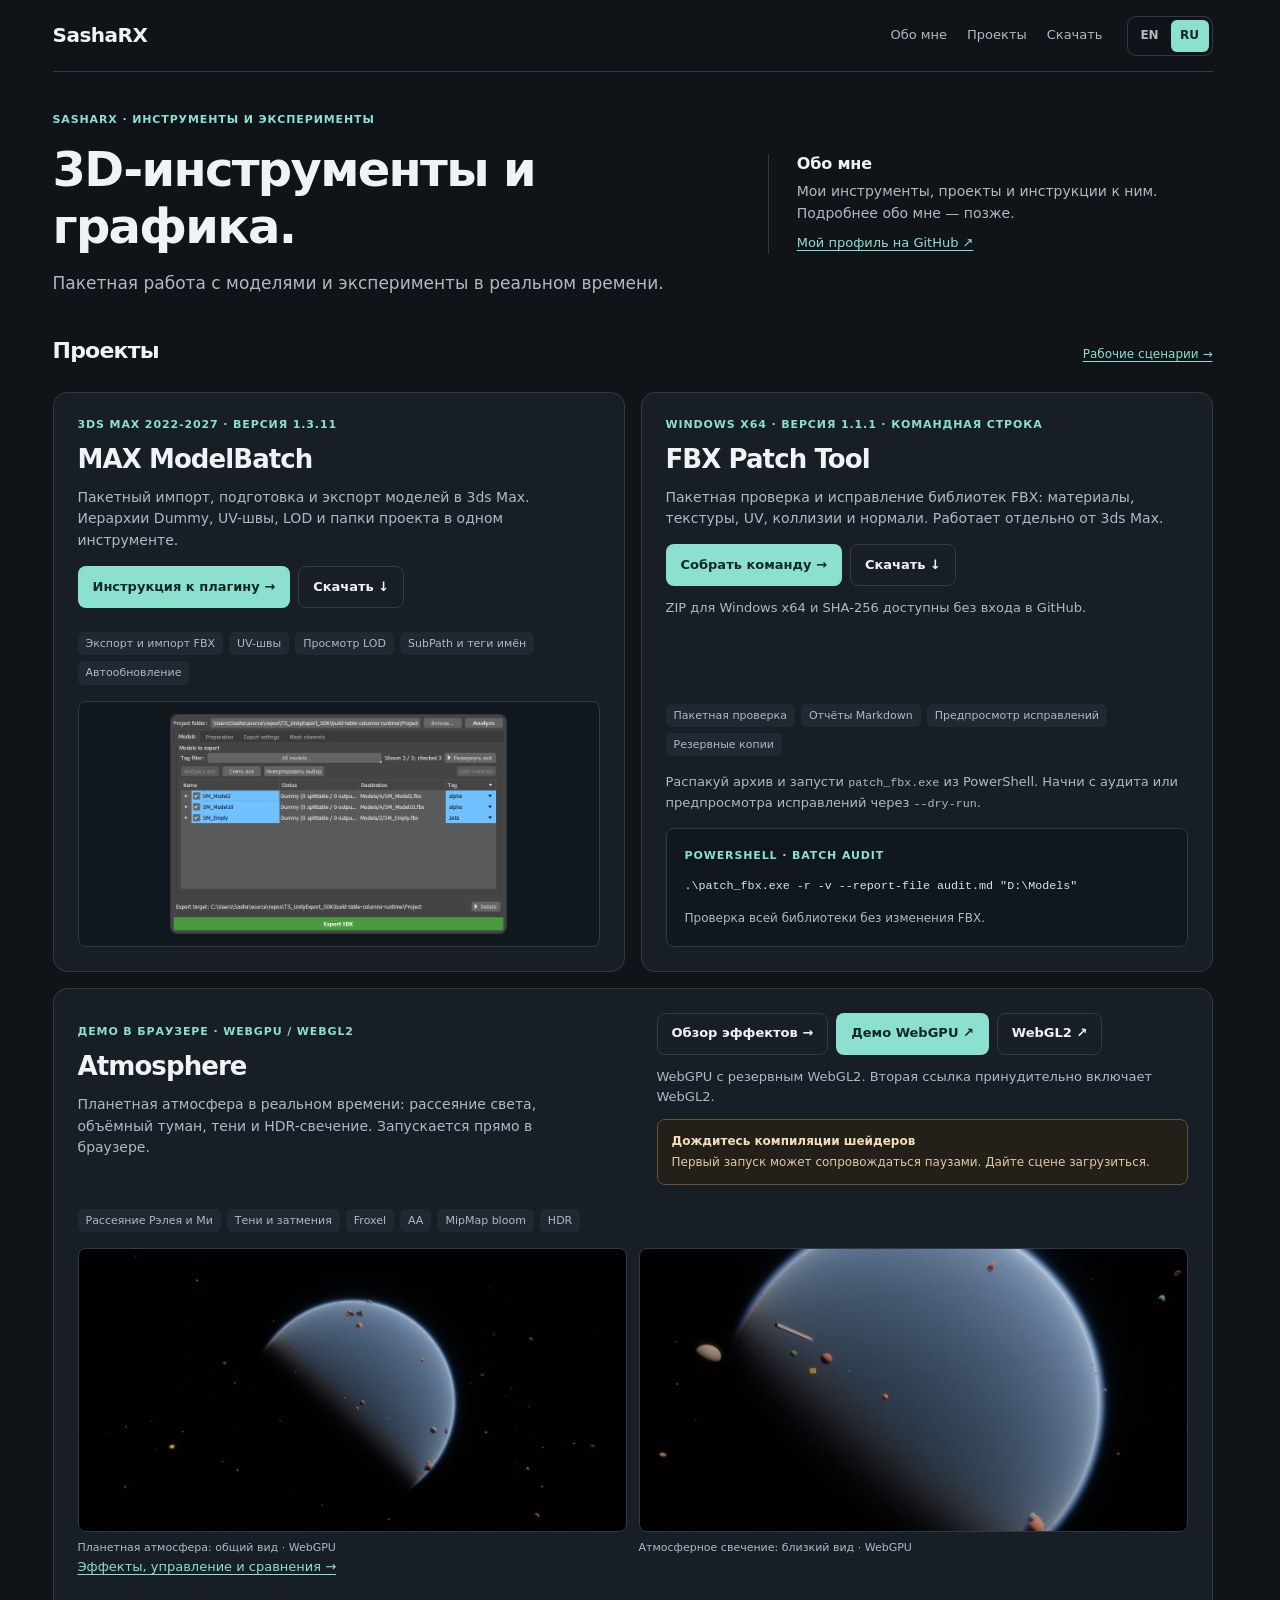
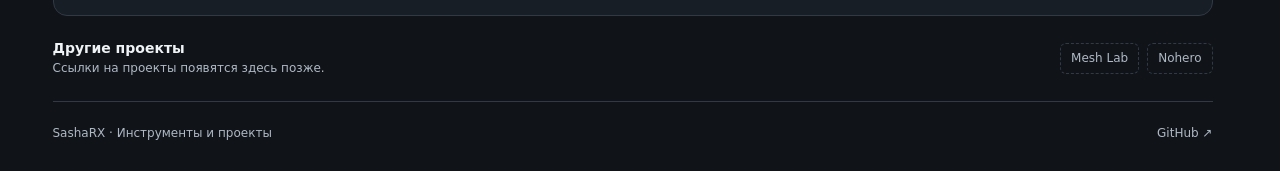
<file: ru/index.html>
<!doctype html>
<html lang="ru">
<head>
  <meta charset="utf-8">
  <meta name="viewport" content="width=device-width,initial-scale=1">
  <title>SashaRX - инструменты и проекты</title>
  <meta name="description" content="Проекты SashaRX: MAX ModelBatch для 3ds Max, FBX Patch Tool с примерами команд и демо планетной атмосферы на WebGPU и WebGL2.">
  <link rel="canonical" href="https://sasharx.github.io/ru/">
<link rel="alternate" hreflang="en" href="https://sasharx.github.io/">
<link rel="alternate" hreflang="ru" href="https://sasharx.github.io/ru/">
<link rel="alternate" hreflang="x-default" href="https://sasharx.github.io/">
  <meta property="og:title" content="SashaRX - инструменты и проекты">
  <meta property="og:description" content="Проекты SashaRX: MAX ModelBatch для 3ds Max, FBX Patch Tool с примерами команд и демо планетной атмосферы на WebGPU и WebGL2.">
  <meta property="og:type" content="website">
  <meta property="og:locale" content="ru_RU">
  <meta property="og:url" content="https://sasharx.github.io/ru/">
  <meta property="og:image" content="https://sasharx.github.io/modelbatch/preview.png">
  <link rel="stylesheet" href="/assets/gallery.css">
  <script src="/assets/gallery.js" defer></script>
  <script>
(()=>{const key='sasharx.siteLanguage';const locale="ru";const routes={"en":"/","ru":"/ru/"};
try{if(false&&localStorage.getItem(key)==='ru'){location.replace(routes.ru+location.search+location.hash);return}localStorage.setItem(key,locale)}catch{}
document.addEventListener('DOMContentLoaded',()=>{const links=[...document.querySelectorAll('a[data-language]')];
const update=()=>links.forEach(link=>link.href=routes[link.dataset.language]+location.search+location.hash);update();addEventListener('hashchange',update);
links.forEach(link=>link.addEventListener('click',()=>{try{localStorage.setItem(key,link.dataset.language)}catch{}}));});})();
</script>
<link rel="stylesheet" href="/assets/site.css?v=20261013">
<link rel="stylesheet" href="/assets/home.css?v=20261013-workflows">
<script src="/assets/about.js?v=20261013-projects" defer></script>
</head>
<body class="home-page">
<a class="skip-link" href="#main">К содержимому</a>
  <div class="wrap">
    <header class="site-header">
      <a class="brand" href="/ru/">SashaRX</a>
      <div class="header-actions">
        <nav class="site-nav" aria-label="Основная навигация">
          <a href="#about">Обо мне</a>
          <a href="#projects">Проекты</a>
          <a href="/ru/downloads/">Скачать</a>
        </nav>
        <nav class="language-switch" aria-label="Язык сайта"><a href="/" hreflang="en" lang="en" data-language="en">EN</a><a href="/ru/" hreflang="ru" lang="ru" data-language="ru" aria-current="true">RU</a></nav>
      </div>
    </header>
    <main id="main">
      <details id="about" class="about-disclosure">
        <summary>Обо мне</summary>
      <section class="about" aria-labelledby="name">
        <div>
          <p class="eyebrow">SashaRX · инструменты и эксперименты</p>
          <h1 id="name">3D-инструменты и графика.</h1>
          <p class="lead">Пакетная работа с моделями и эксперименты в реальном времени.</p>
        </div>
        <div class="note">
          <h2>Обо мне</h2>
          <p>Мои инструменты, проекты и инструкции к ним. Подробнее обо мне — позже.</p>
          <a href="https://github.com/SashaRX">Мой профиль на GitHub ↗</a>
        </div>
      </section>
      </details>
      <section id="projects" aria-labelledby="projects-title">
        <div class="section-title">
          <h2 id="projects-title">Проекты</h2>
          <span><a href="/ru/workflows/">Рабочие сценарии →</a></span>
        </div>
        <div class="project-grid">
        <article class="project" id="modelbatch" aria-labelledby="modelbatch-title">
          <div class="project-copy">
            <span class="badge">3DS MAX 2022-2027 · ВЕРСИЯ 1.3.11</span>
            <h3 id="modelbatch-title">MAX ModelBatch</h3>
            <p>Пакетный импорт, подготовка и экспорт моделей в 3ds Max. Иерархии Dummy, UV-швы, LOD и папки проекта в одном инструменте.</p>
            <div class="demo-actions"><a class="button" href="/ru/modelbatch/">Инструкция к плагину →</a><a class="button button-secondary" href="/ru/downloads/#modelbatch">Скачать ↓</a></div>
          </div>
          <details class="project-details">
            <summary aria-label="Подробнее: MAX ModelBatch">Подробнее</summary>
            <div class="project-details-content">
              <div class="features" aria-label="Возможности плагина"><span>Экспорт и импорт FBX</span><span>UV-швы</span><span>Просмотр LOD</span><span>SubPath и теги имён</span><span>Автообновление</span></div>
              <a class="project-image" href="/ru/modelbatch/" aria-label="Открыть руководство MAX ModelBatch с иллюстрациями">
                <img src="/modelbatch/preview.png" alt="Страница Models плагина MAX ModelBatch в 3ds Max: корни Dummy, пути экспорта и выбор тегов" width="800" height="520" loading="lazy" decoding="async">
              </a>
            </div>
          </details>
        </article>
        <article class="project" id="fbx-patch" aria-labelledby="fbx-patch-title">
          <div class="project-copy">
            <span class="badge">WINDOWS X64 · ВЕРСИЯ 1.1.1 · КОМАНДНАЯ СТРОКА</span>
            <h3 id="fbx-patch-title">FBX Patch Tool</h3>
            <p>Пакетная проверка и исправление библиотек FBX: материалы, текстуры, UV, коллизии и нормали. Работает отдельно от 3ds Max.</p>
          </div>
          <div class="demo-launch">
            <div class="demo-actions">
              <a class="button" href="/ru/fbx-patch/">Собрать команду →</a>
              <a class="button button-secondary" href="/ru/downloads/#fbx">Скачать ↓</a>
            </div>
            <p>ZIP для Windows x64 и SHA-256 доступны без входа в GitHub.</p>
          </div>
          <details class="project-details">
            <summary aria-label="Подробнее: FBX Patch Tool">Подробнее</summary>
            <div class="project-details-content">
              <div class="features" aria-label="Возможности FBX Patch Tool"><span>Пакетная проверка</span><span>Отчёты Markdown</span><span>Предпросмотр исправлений</span><span>Резервные копии</span></div>
              <p>Распакуй архив и запусти <code>patch_fbx.exe</code> из PowerShell. Начни с аудита или предпросмотра исправлений через <code>--dry-run</code>.</p>
              <div class="command-preview"><span>POWERSHELL · BATCH AUDIT</span><pre><code>.\patch_fbx.exe -r -v --report-file audit.md "D:\Models"</code></pre><p>Проверка всей библиотеки без изменения FBX.</p></div>
            </div>
          </details>
        </article>
        <article class="project project-atmosphere" id="atmosphere" aria-labelledby="atmosphere-title">
          <div class="atmosphere-info">
            <div class="project-copy">
              <span class="badge">ДЕМО В БРАУЗЕРЕ · WEBGPU / WEBGL2</span>
              <h3 id="atmosphere-title">Atmosphere</h3>
              <p>Планетная атмосфера в реальном времени: рассеяние света, объёмный туман, тени и HDR-свечение. Запускается прямо в браузере.</p>
            </div>
            <div class="demo-launch">
              <div class="demo-actions">
                <a class="button button-secondary" href="/ru/atmosphere-guide/">Обзор эффектов →</a>
                <a class="button" href="https://sasharx.github.io/Atmosphere/" target="_blank" rel="noopener">Демо WebGPU ↗</a>
                <a class="button button-secondary" href="https://sasharx.github.io/Atmosphere/?webgl2" target="_blank" rel="noopener">WebGL2 ↗</a>
              </div>
              <p>WebGPU с резервным WebGL2. Вторая ссылка принудительно включает WebGL2.</p>
              <p class="shader-note"><strong>Дождитесь компиляции шейдеров</strong>Первый запуск может сопровождаться паузами. Дайте сцене загрузиться.</p>
            </div>
          </div>
          <details class="project-details">
            <summary aria-label="Подробнее: Atmosphere">Подробнее</summary>
            <div class="project-details-content">
              <div class="features" aria-label="Возможности Atmosphere"><span>Рассеяние Рэлея и Ми</span><span>Тени и затмения</span><span>Froxel</span><span>AA</span><span>MipMap bloom</span><span>HDR</span></div>
              <div class="atmosphere-gallery" aria-label="Скриншоты Atmosphere, снятые в WebGPU">
                <figure>
                  <a href="/assets/atmosphere/orbit.jpg" aria-label="Посмотреть общий вид планеты в галерее">
                    <img src="/assets/atmosphere/orbit.jpg" alt="Голубой атмосферный край вокруг освещённой стороны планеты на фоне космоса" width="1280" height="660" loading="lazy" decoding="async">
                  </a>
                  <figcaption>Планетная атмосфера: общий вид · WebGPU</figcaption>
                </figure>
                <figure>
                  <a href="/assets/atmosphere/limb.jpg" aria-label="Посмотреть атмосферное свечение в галерее">
                    <img src="/assets/atmosphere/limb.jpg" alt="Близкий вид голубого атмосферного свечения у края планеты и перехода в тень" width="1280" height="660" loading="lazy" decoding="async">
                  </a>
                  <figcaption>Атмосферное свечение: близкий вид · WebGPU</figcaption>
                </figure>
              </div>
              <p><a href="/ru/atmosphere-guide/#effects">Эффекты, управление и сравнения →</a></p>
            </div>
          </details>
        </article>
        </div>
      </section>
      <section class="upcoming" aria-labelledby="more-title">
        <div><h2 id="more-title">Другие проекты</h2><p>Ссылки на проекты появятся здесь позже.</p></div>
        <div class="future-projects"><span>Mesh Lab</span><span>Nohero</span></div>
      </section>
    </main>
    <footer class="site-footer"><span>SashaRX · Инструменты и проекты</span><a href="https://github.com/SashaRX">GitHub ↗</a></footer>
  </div>
</body>
</html>
</file>
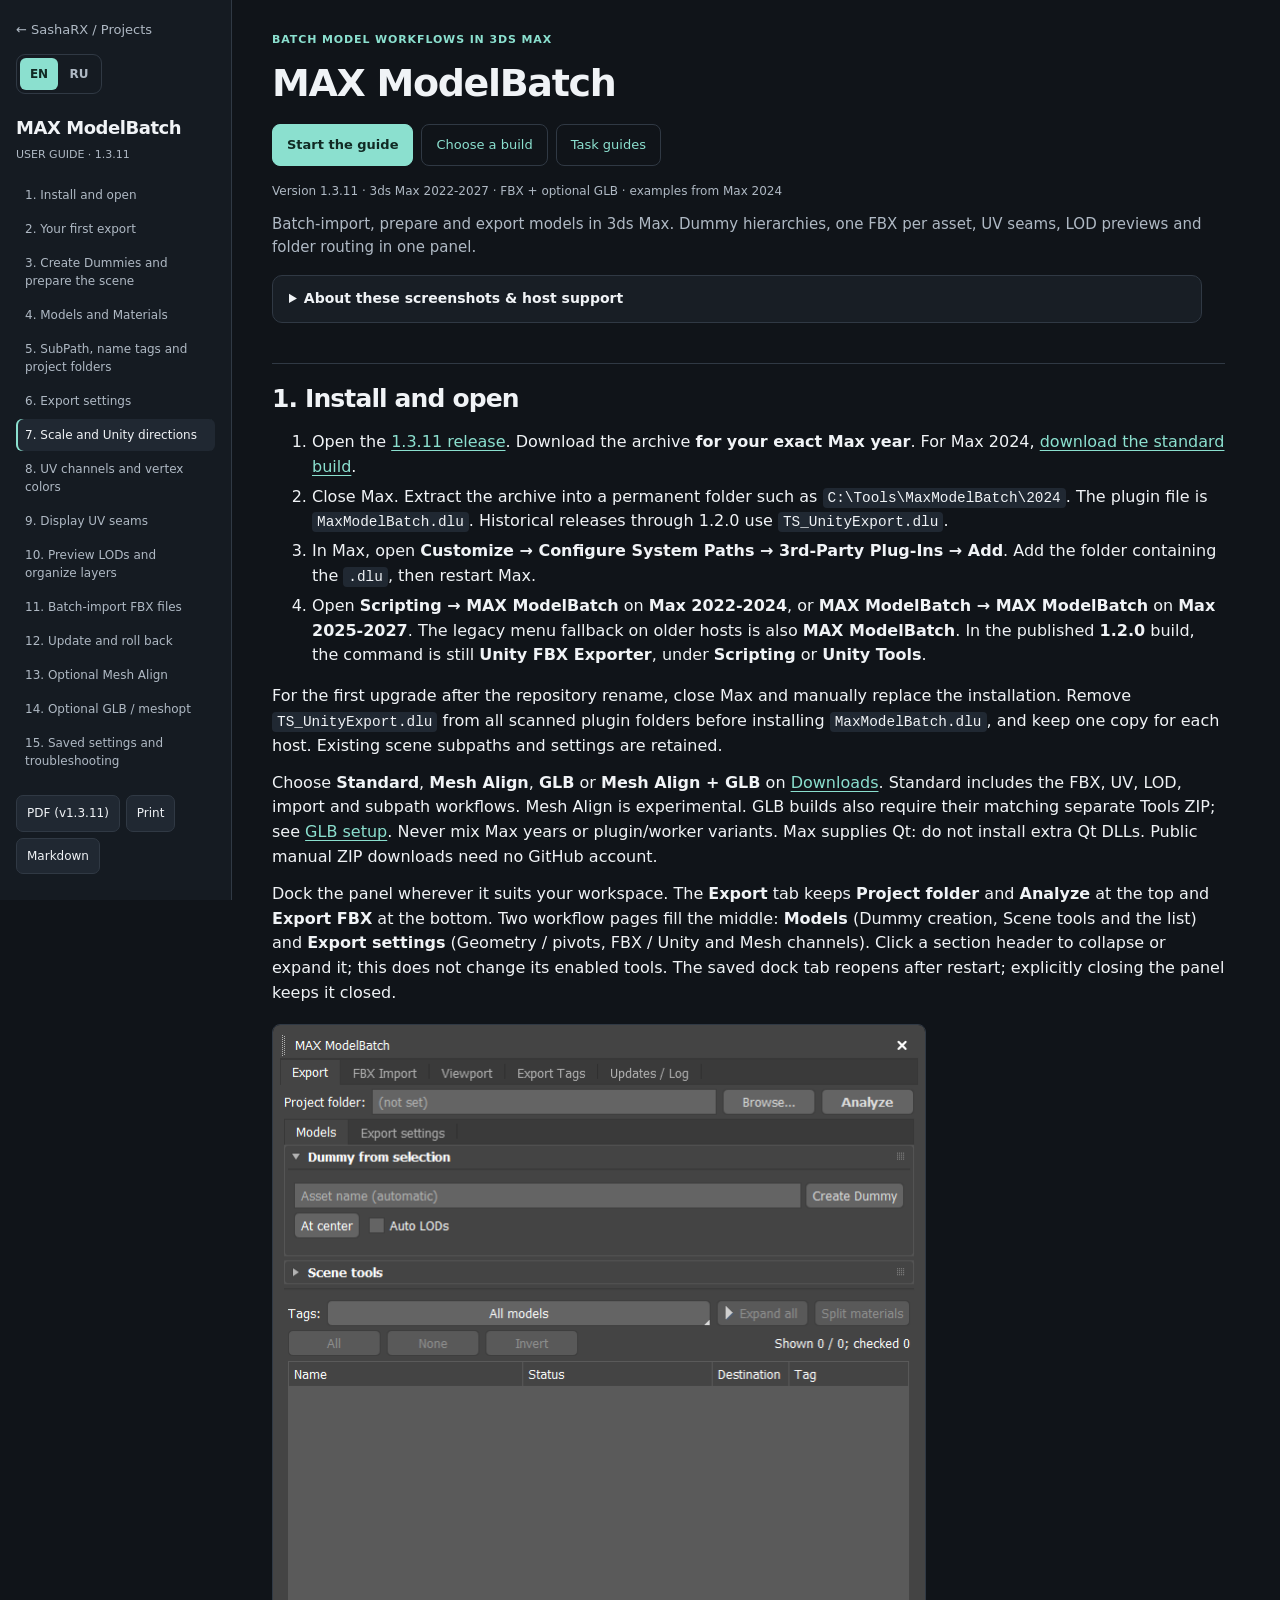
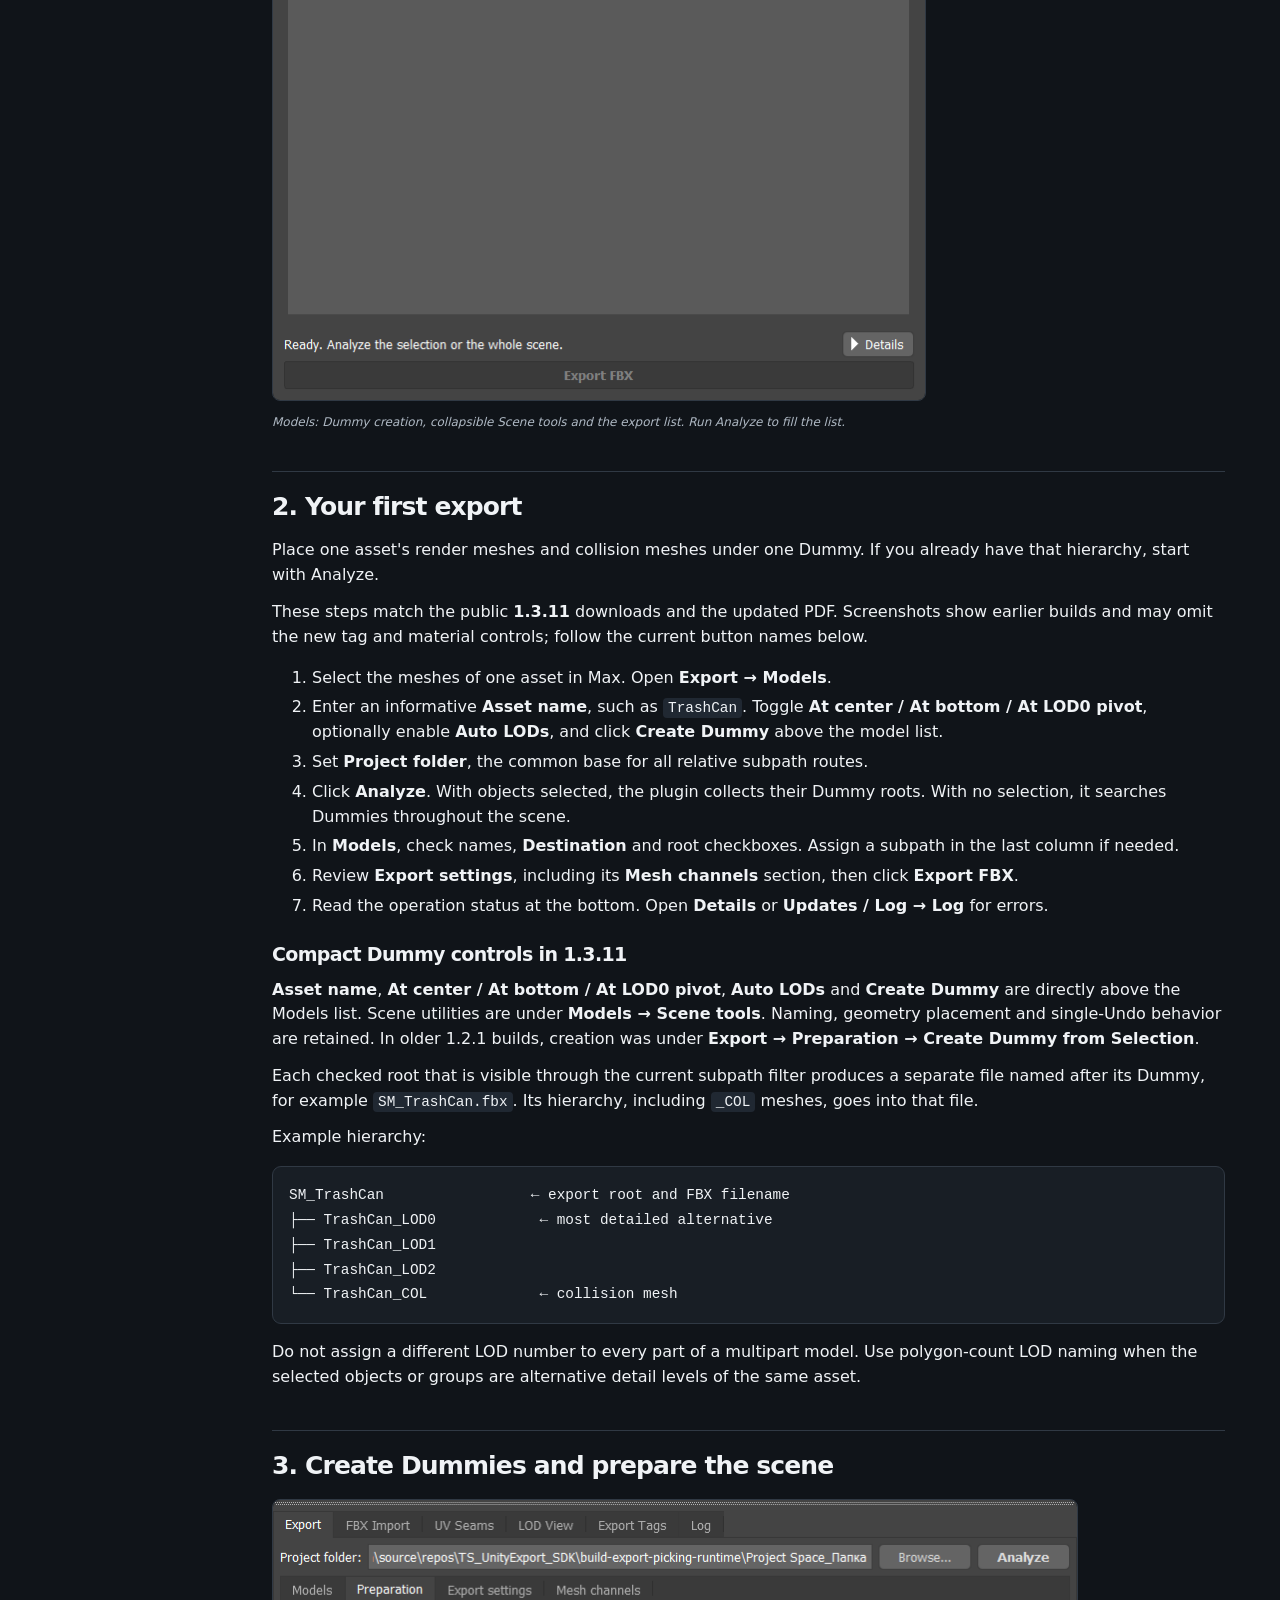
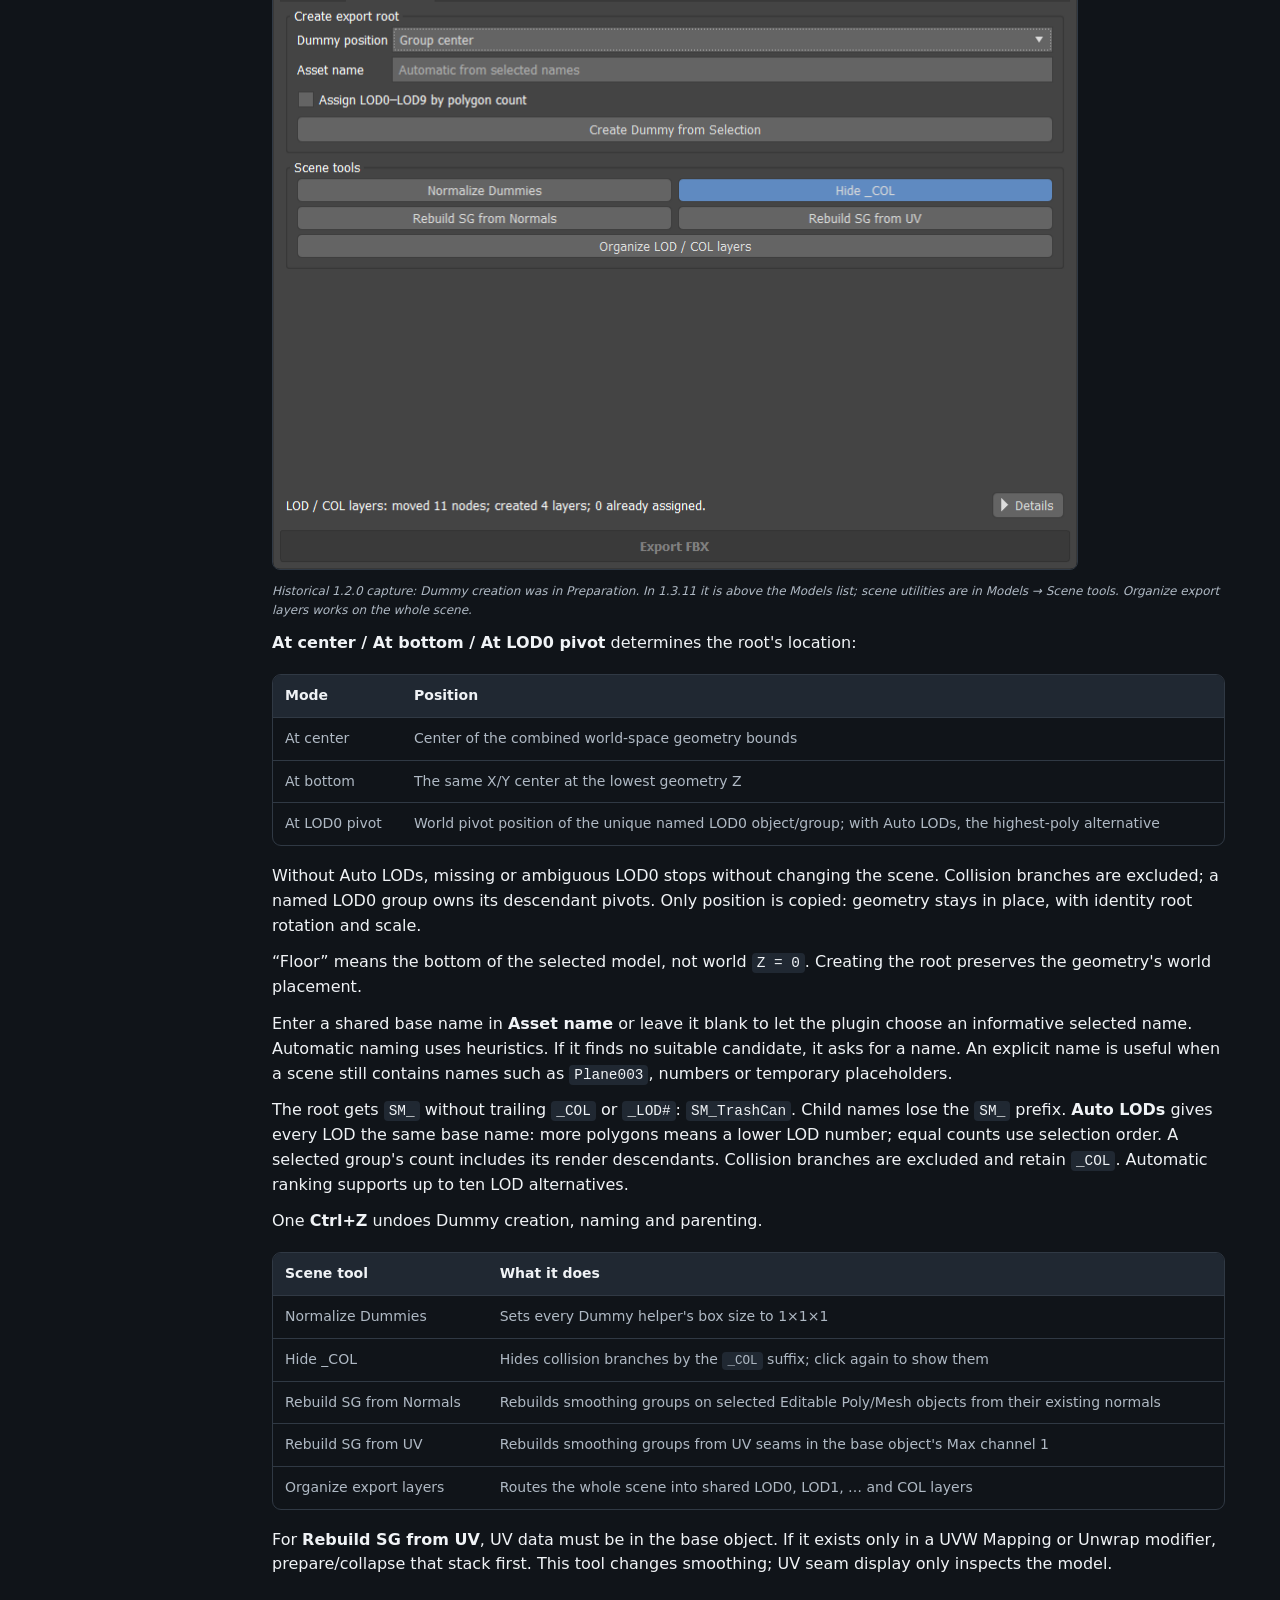
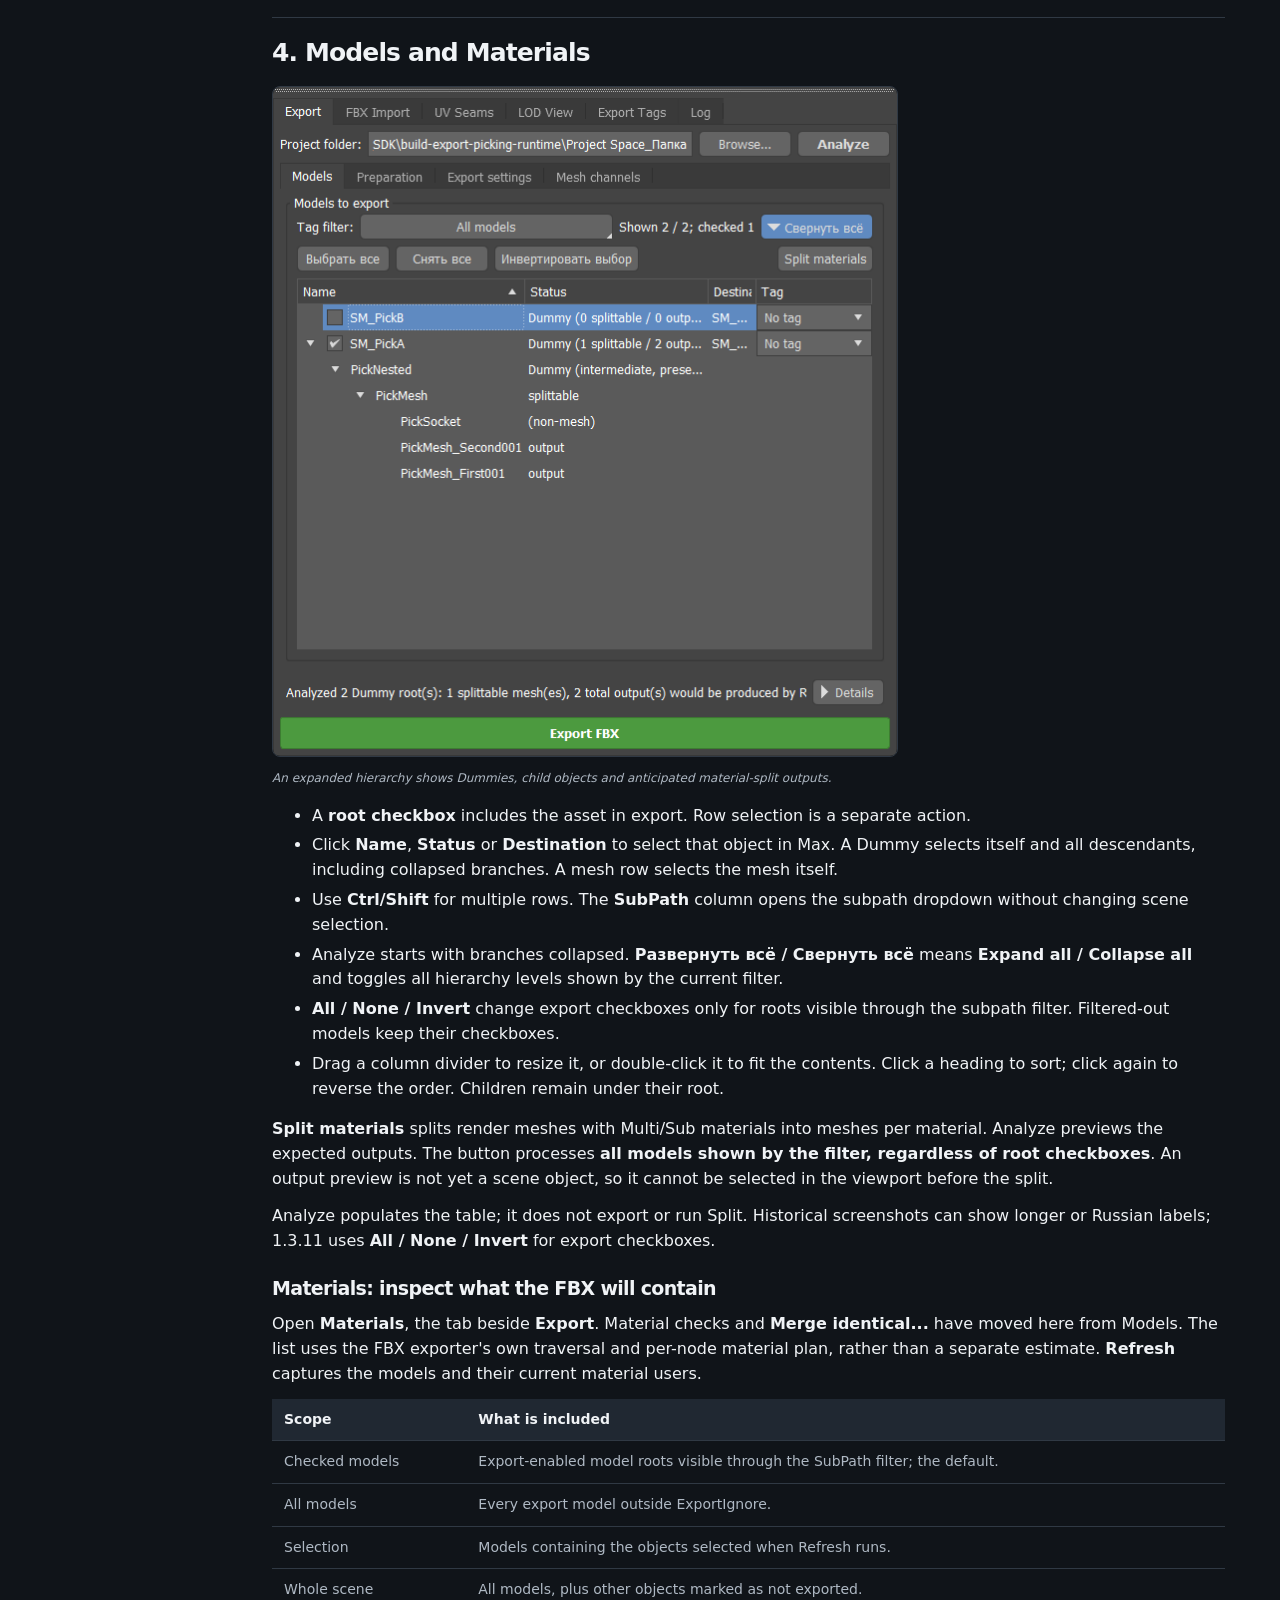
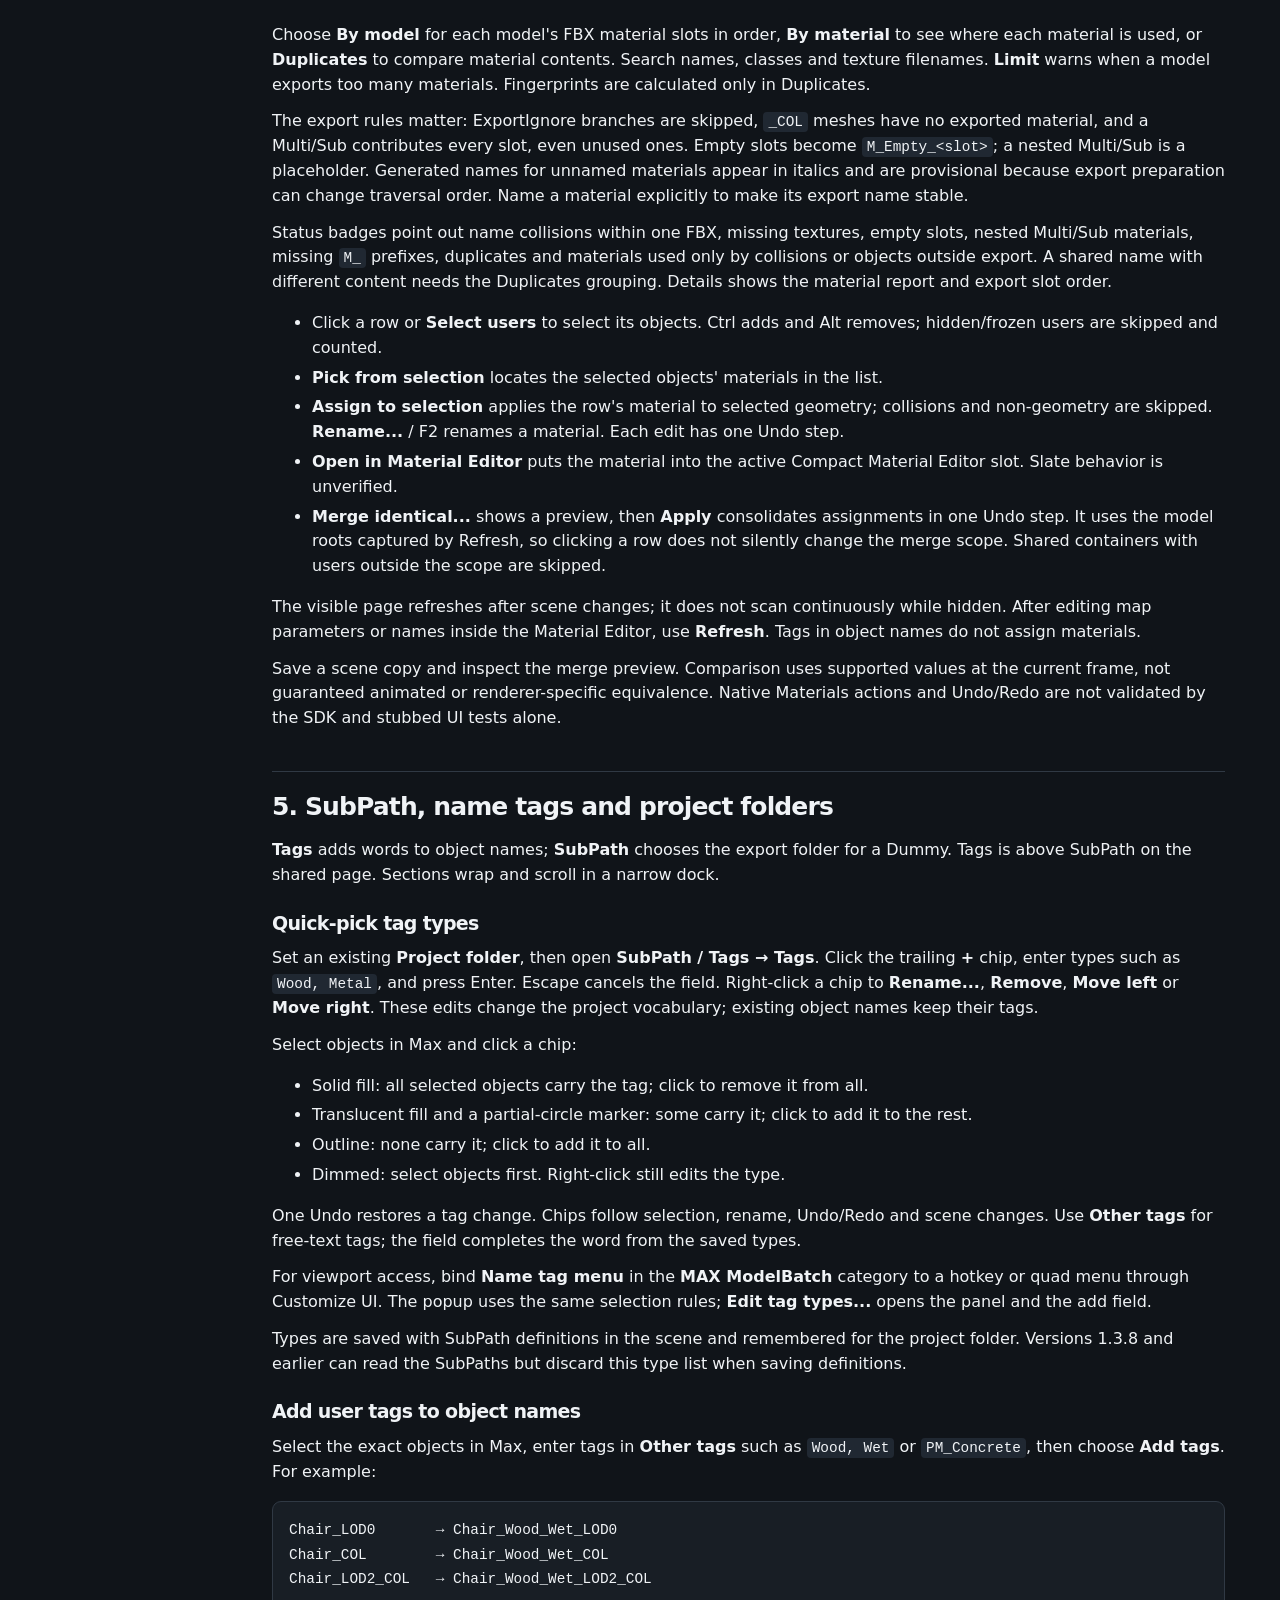
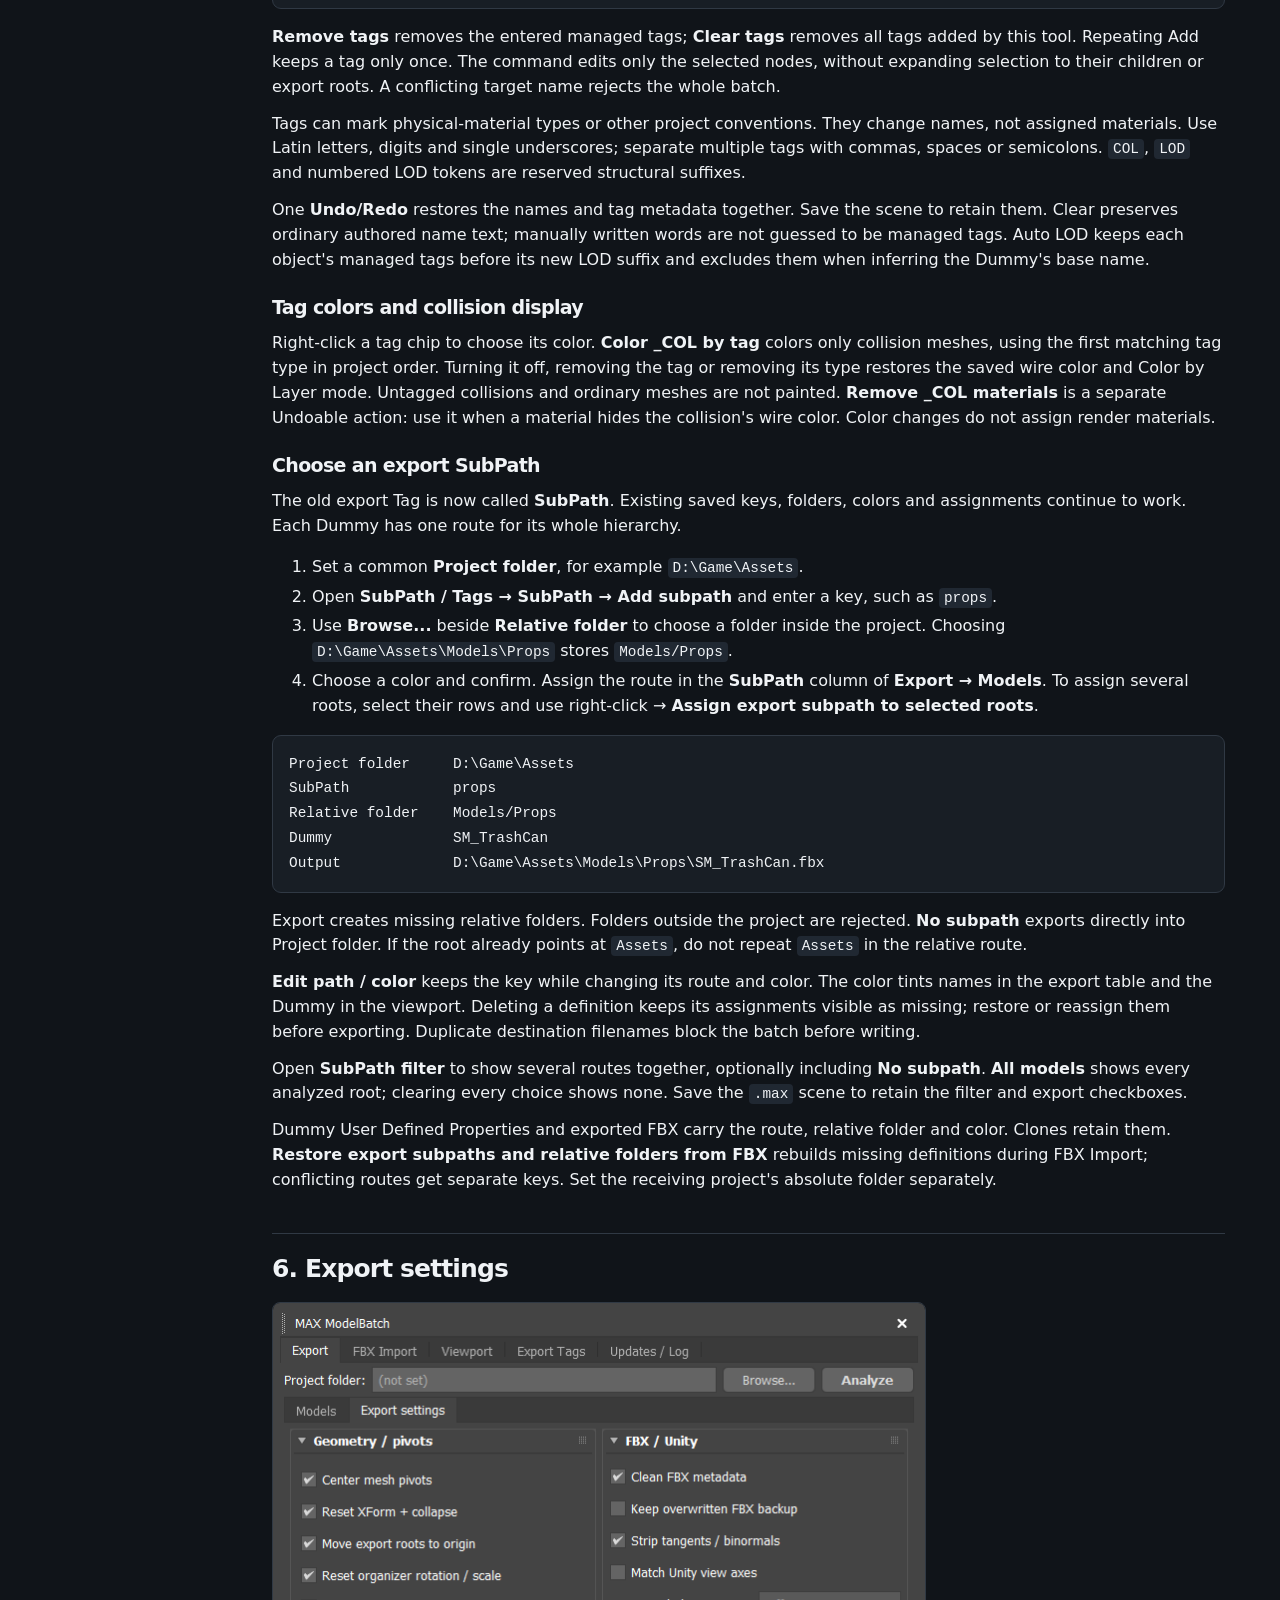
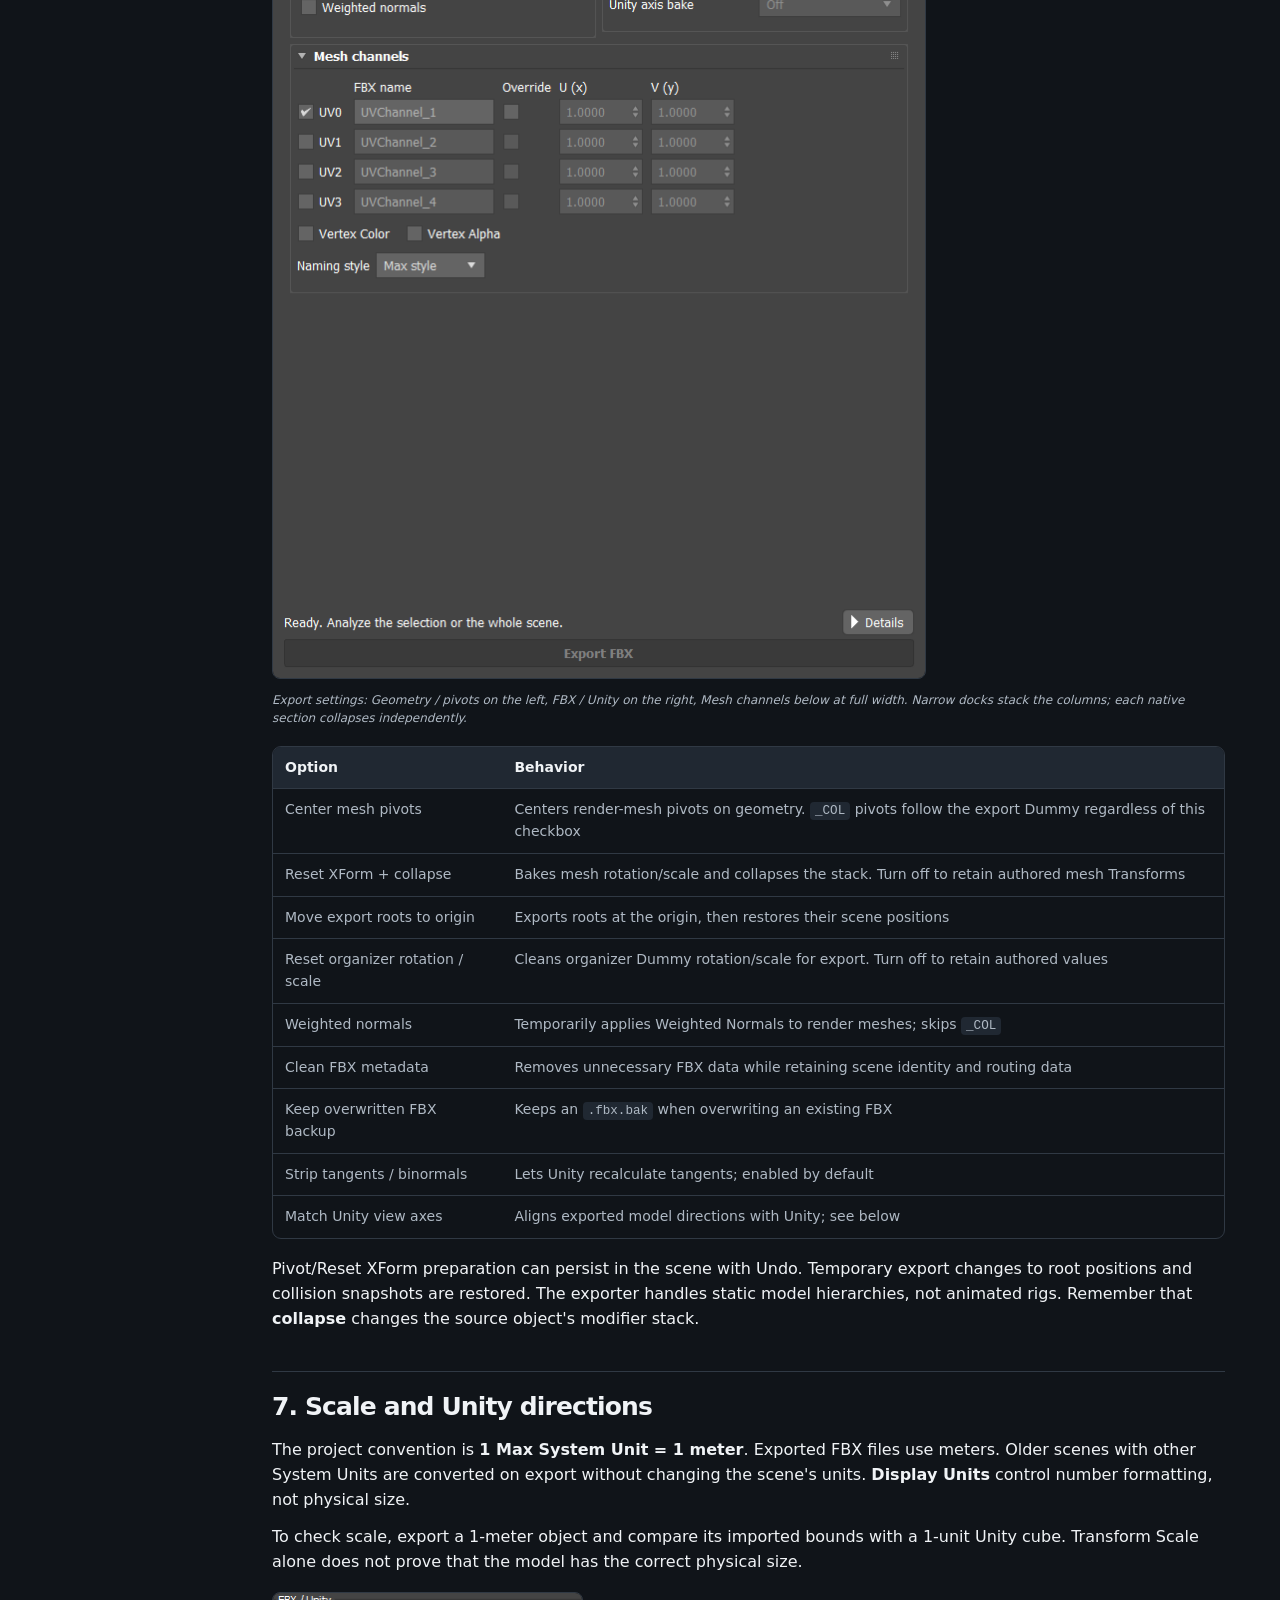
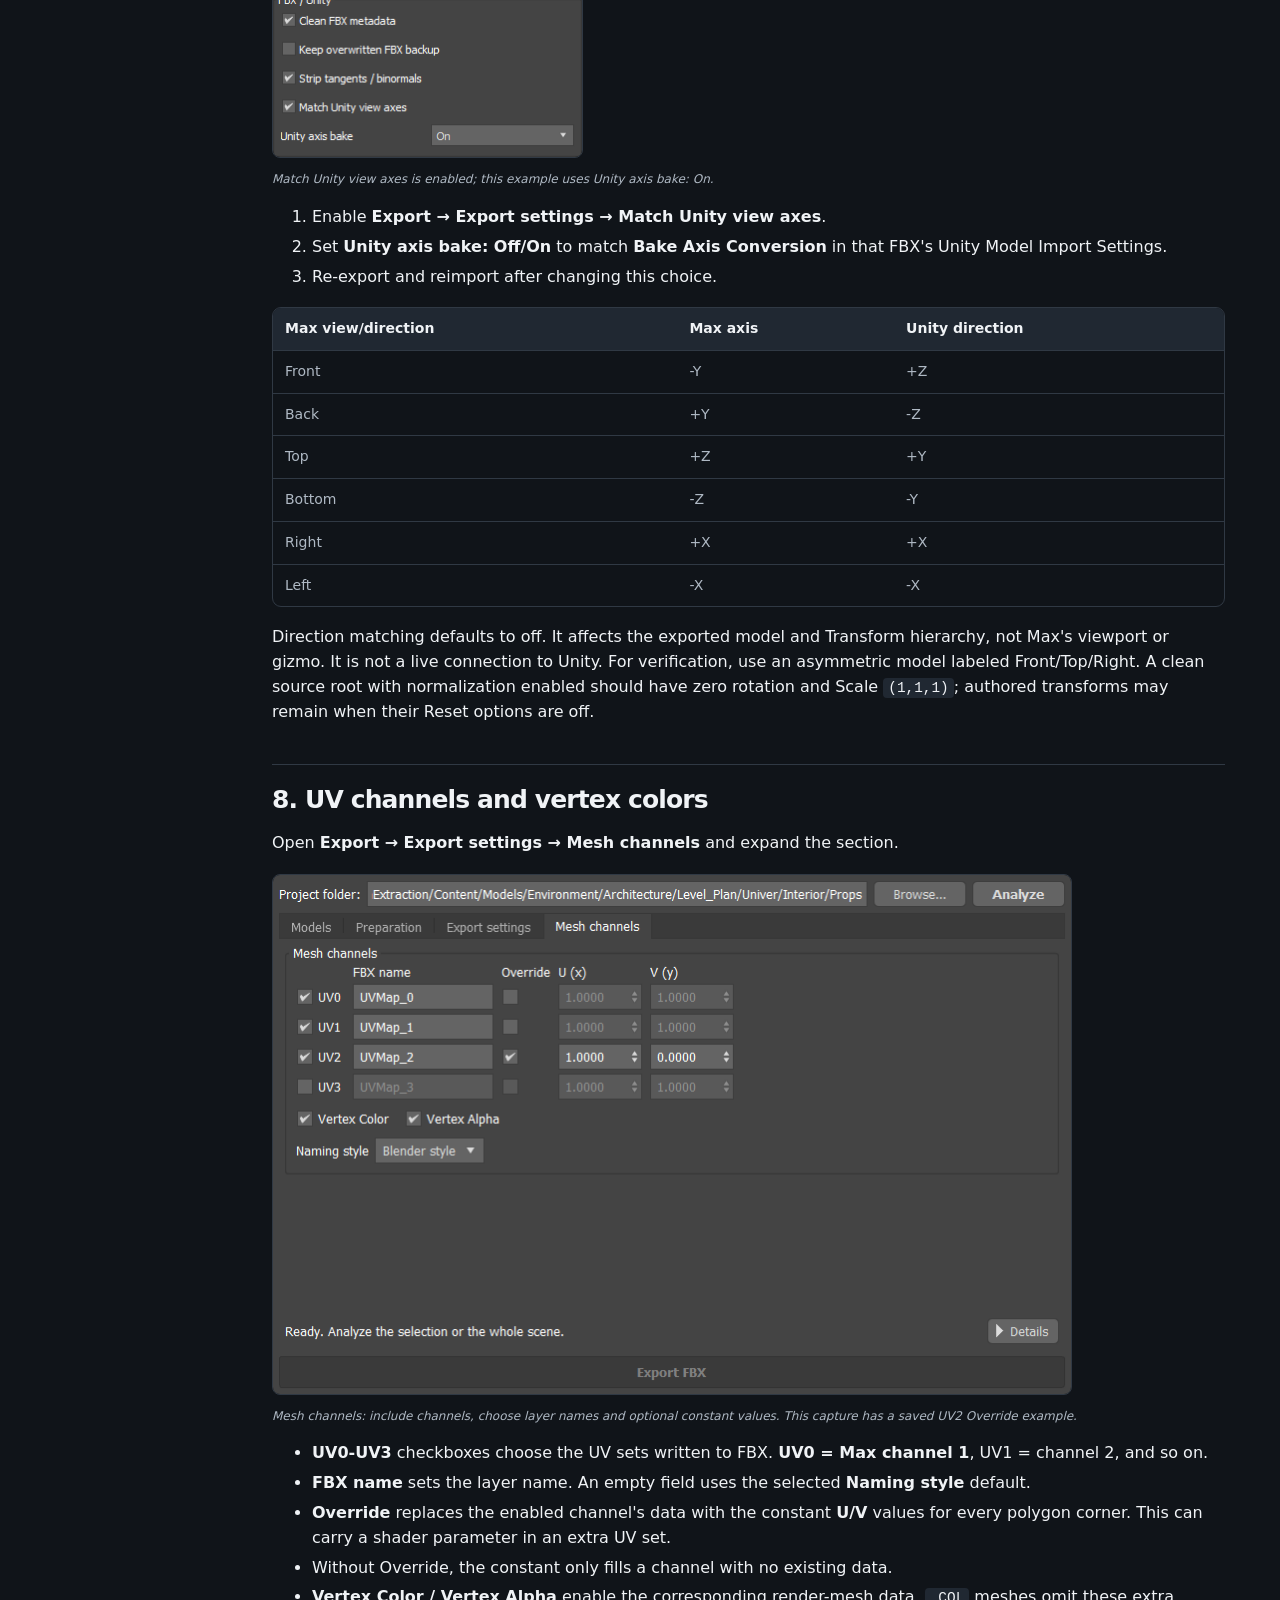
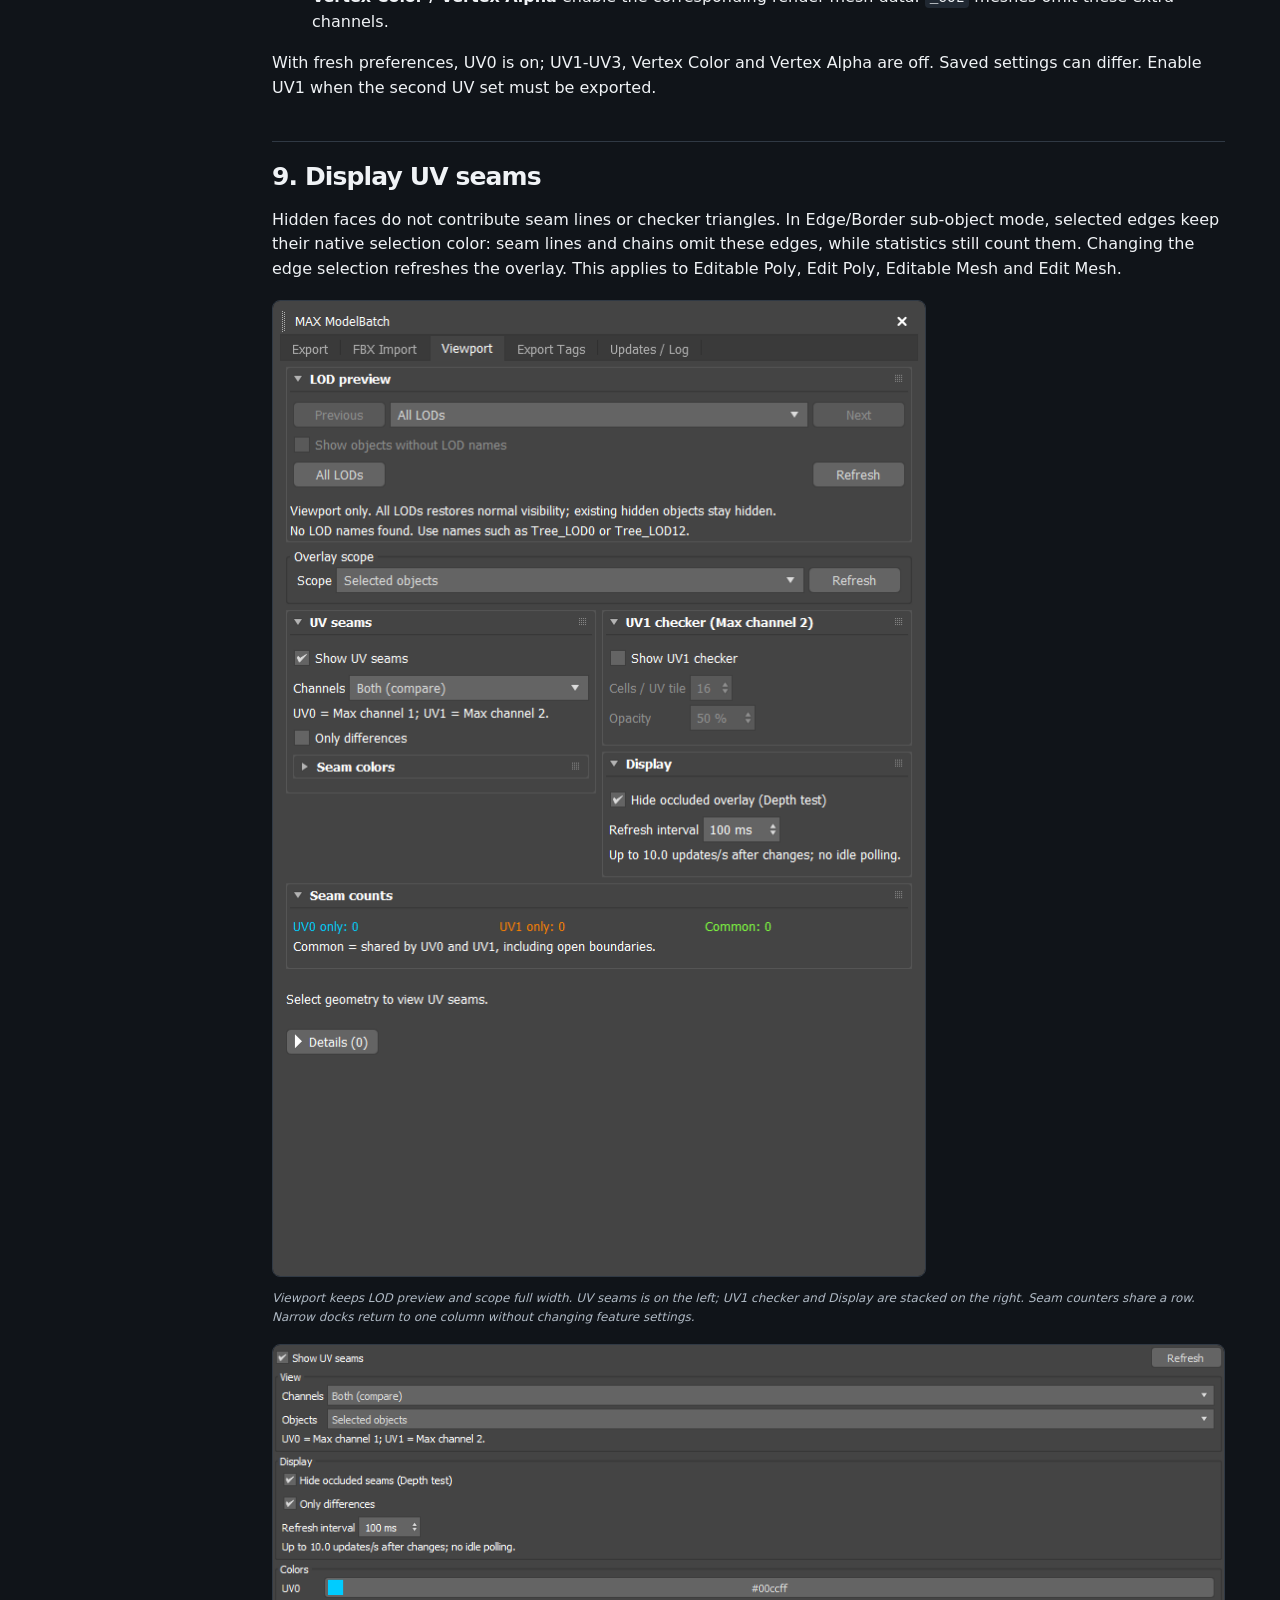
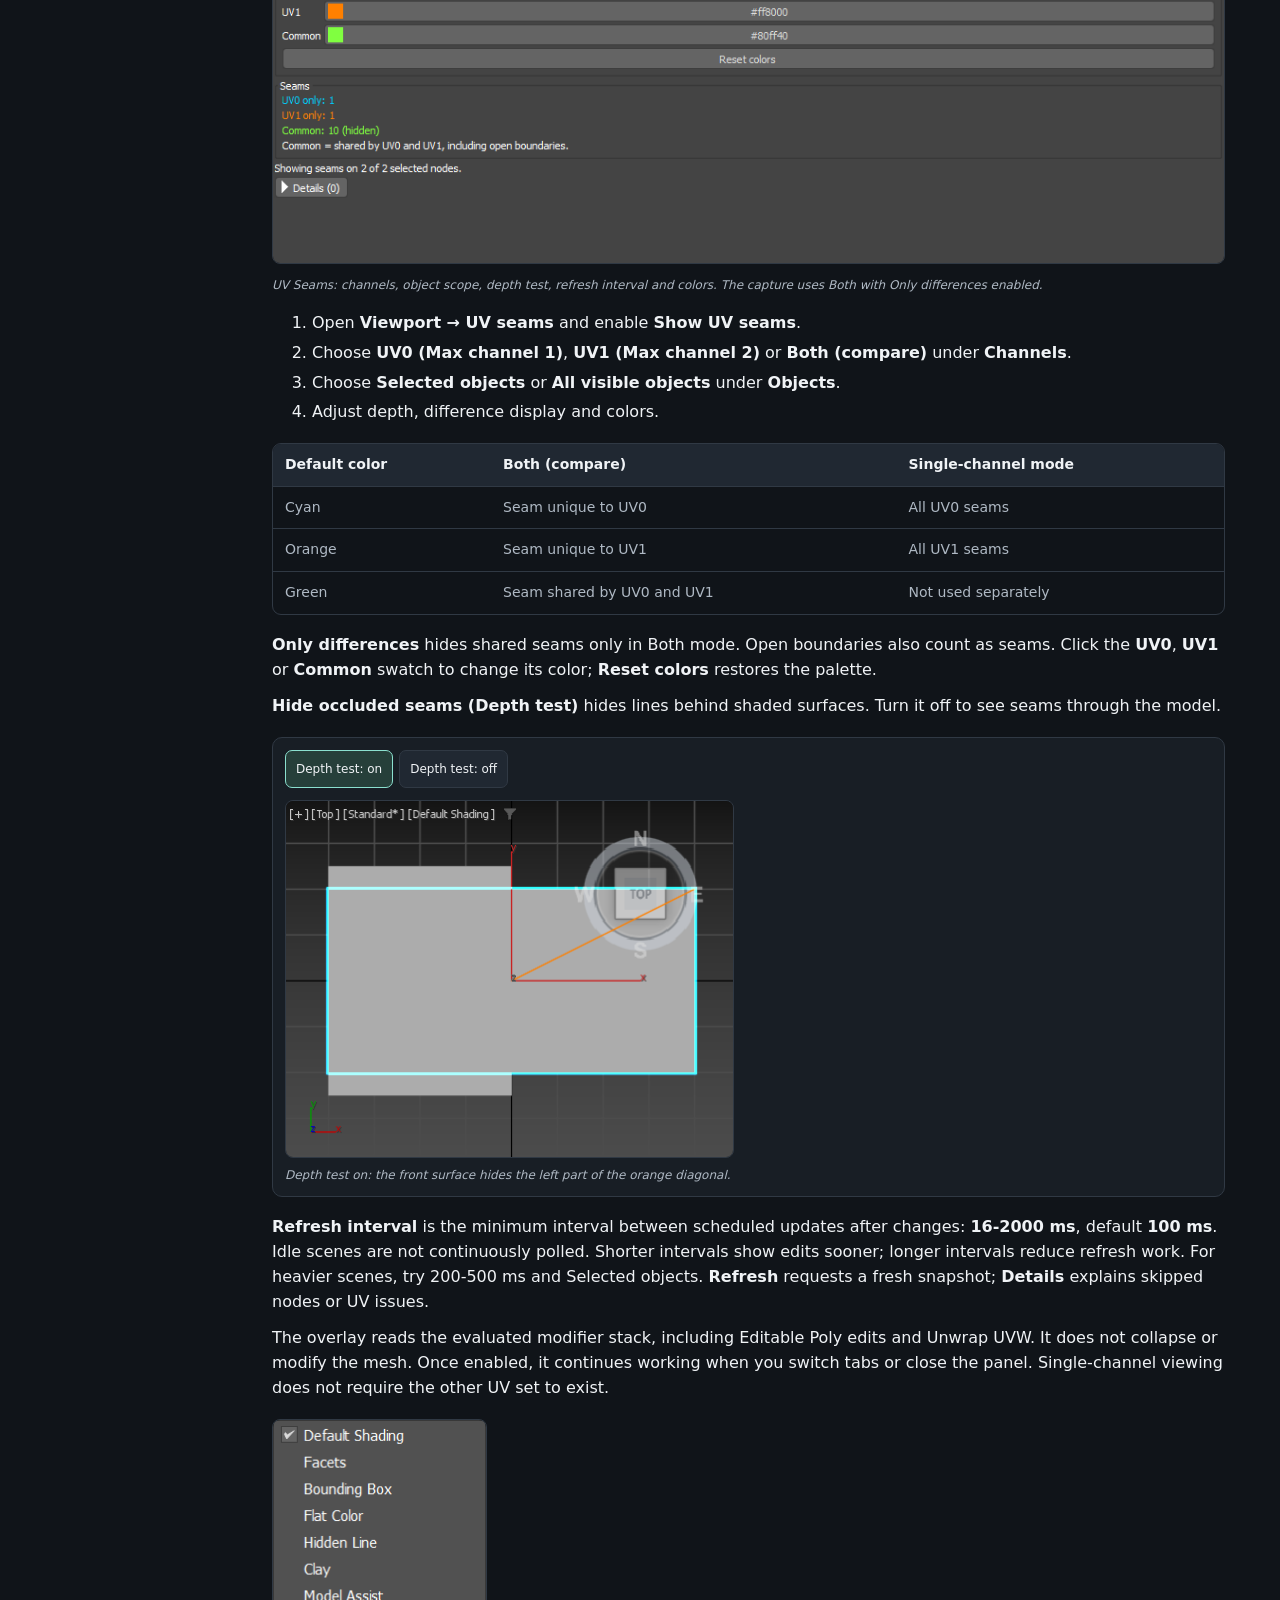
<file: unity-export/index.html>
<!doctype html>
<html lang="en"><head><meta charset="utf-8"><meta name="viewport" content="width=device-width,initial-scale=1">
<title>MAX ModelBatch guide has moved</title><link rel="canonical" href="https://sasharx.github.io/modelbatch/">
<script>location.replace('/modelbatch/' + location.search + location.hash);</script>
</head><body><p>The illustrated <a href="/modelbatch/">MAX ModelBatch guide</a> has moved.</p></body></html>
</file>
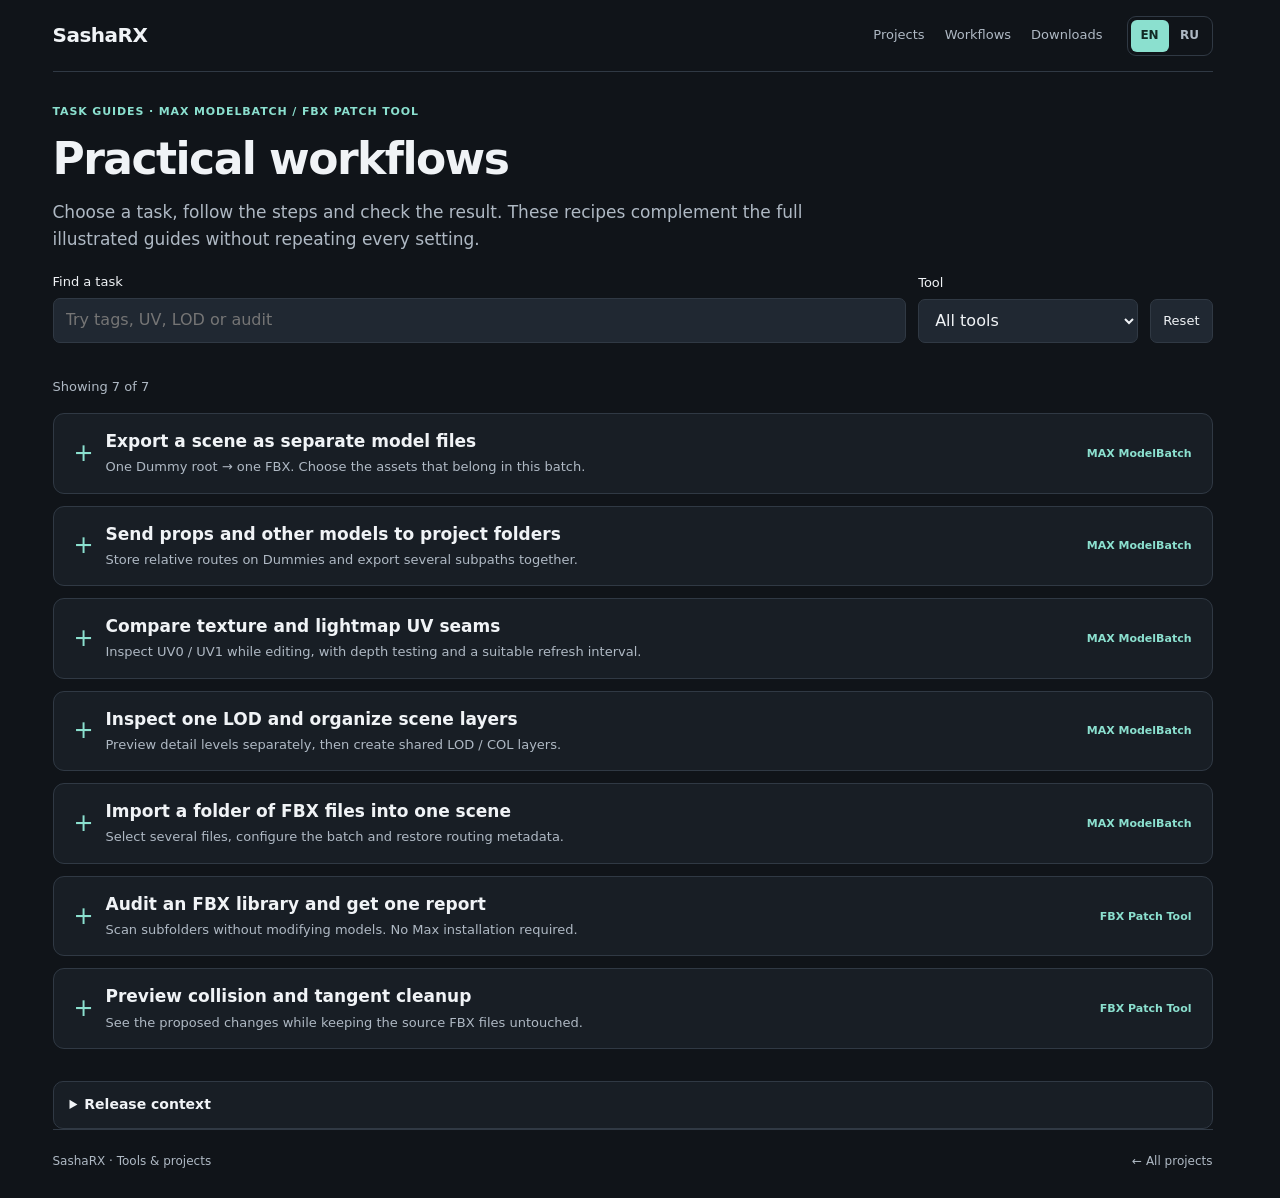
<file: workflows/index.html>
<!DOCTYPE html>

<html lang="en">
<head>
<meta charset="utf-8"/><meta content="width=device-width,initial-scale=1" name="viewport"/>
<title>Practical workflows · SashaRX</title><meta content="Short task guides for MAX ModelBatch and FBX Patch Tool: batch exports, tag routes, UVs, LODs, imports and library audits." name="description"/>
<link href="https://sasharx.github.io/workflows/" rel="canonical"/>
<link href="https://sasharx.github.io/workflows/" hreflang="en" rel="alternate"/><link href="https://sasharx.github.io/ru/workflows/" hreflang="ru" rel="alternate"/><link href="https://sasharx.github.io/workflows/" hreflang="x-default" rel="alternate"/>
<meta content="Practical workflows · SashaRX" property="og:title"/><meta content="Short task guides for MAX ModelBatch and FBX Patch Tool: batch exports, tag routes, UVs, LODs, imports and library audits." property="og:description"/><meta content="website" property="og:type"/><meta content="https://sasharx.github.io/workflows/" property="og:url"/><meta content="en_US" property="og:locale"/><meta content="https://sasharx.github.io/modelbatch/preview.png" property="og:image"/>
<link href="/assets/site.css?v=20261013" rel="stylesheet"/><link href="/assets/workflows.css?v=20261013-workflows" rel="stylesheet"/><script defer="" src="/assets/workflows.js?v=20261013-workflows"></script>
<script>
(()=>{const key='sasharx.siteLanguage';const locale='en';const routes={en:'/workflows/',ru:'/ru/workflows/'};try{localStorage.setItem(key,locale)}catch{}document.addEventListener('DOMContentLoaded',()=>{const links=[...document.querySelectorAll('a[data-language]')];const update=()=>links.forEach(link=>link.href=routes[link.dataset.language]+location.search+location.hash);update();addEventListener('hashchange',update);links.forEach(link=>link.addEventListener('click',()=>{try{localStorage.setItem(key,link.dataset.language)}catch{}}));});})();
</script>
</head>
<body>
<a class="skip-link" href="#main">Skip to content</a>
<div class="wrap"><header class="site-header"><a class="brand" href="/">SashaRX</a><div class="header-actions"><nav aria-label="Main navigation" class="site-nav"><a href="/#projects">Projects</a><a aria-current="page" href="/workflows/">Workflows</a><a href="/downloads/">Downloads</a></nav><nav aria-label="Site language" class="language-switch"><a aria-current="true" data-language="en" href="/workflows/" hreflang="en" lang="en">EN</a><a data-language="ru" href="/ru/workflows/" hreflang="ru" lang="ru">RU</a></nav></div></header>
<main id="main"><section class="workflow-hero"><p class="eyebrow">TASK GUIDES · MAX MODELBATCH / FBX PATCH TOOL</p><h1>Practical workflows</h1><p class="lead">Choose a task, follow the steps and check the result. These recipes complement the full illustrated guides without repeating every setting.</p>
<form class="workflow-tools" hidden="" id="workflow-filters"><div class="workflow-search"><label for="workflow-search">Find a task</label><input aria-controls="workflow-list" autocomplete="off" id="workflow-search" placeholder="Try tags, UV, LOD or audit" type="search"/></div><div><label for="workflow-tool">Tool</label><select aria-controls="workflow-list" id="workflow-tool"><option value="all">All tools</option><option value="max">MAX ModelBatch</option><option value="fbx">FBX Patch Tool</option></select></div><button type="button">Reset</button></form>
</section><p aria-live="polite" class="workflow-count" id="workflow-count" role="status">7 workflows</p><p class="workflow-empty" hidden="" id="workflow-empty">No matching tasks. Try another phrase or reset the filters.</p>
<div class="workflow-list" id="workflow-list"><details class="workflow" data-keywords="batch export dummy FBX пакет экспорт иерархия" data-tool="max" id="batch-export">
<summary><span class="workflow-title"><strong>Export a scene as separate model files</strong><small>One Dummy root → one FBX. Choose the assets that belong in this batch.</small></span><span class="workflow-tool">MAX ModelBatch</span></summary>
<div class="workflow-body"><p>Start with one Dummy hierarchy per asset. In <strong>1.3.11</strong>, select one asset’s meshes and open <strong>Export → Models</strong>. Enter <strong>Asset name</strong>, toggle <strong>At center / At bottom / At LOD0 pivot</strong>, optionally enable <strong>Auto LODs</strong> and click <strong>Create Dummy</strong>; repeat for the other assets. See the <a href="/modelbatch/#compact-ui">compact Dummy controls</a>.</p><p>Before exporting, open <strong>Materials</strong> beside Export. Inspect the checked models with <strong>By model</strong>, or switch to <strong>Duplicates</strong> and preview <strong>Merge identical...</strong>. The list follows the FBX material plan, including empty Multi/Sub slots and material-free collisions. <a href="/modelbatch/#material-check">Materials guide →</a></p><ol>
<li>Choose an explicit <strong>Asset name</strong> and a center or floor pivot when creating a root. Leave polygon-count LOD naming off for ordinary parts of a multipart model; it is intended for alternative detail levels.</li>
<li>Set the common <strong>Project folder</strong>. Clear Max’s object selection and click <strong>Analyze</strong> to collect scene Dummies. With a selection, Analyze collects its Dummy roots instead.</li>
<li>In <strong>Models</strong>, choose <strong>All models</strong> or the required subpaths, then check the roots to export. <strong>All / None / Invert</strong> affect only roots shown by the current filter.</li>
<li>Check <strong>Destination</strong>, <strong>Export settings</strong> and <strong>Mesh channels</strong>. Click <strong>Export FBX</strong> and read the status or Log.</li>
</ol>
<div class="workflow-result"><p><strong>Check the result.</strong> Every checked root visible through the current subpath filter becomes its own FBX, including its hierarchy and _COL meshes. Selecting a row in Max is separate from checking it for export.</p></div>
<div class="demo-actions"><a href="/modelbatch/#quickstart">Full guide →</a><a href="/downloads/#modelbatch">Downloads ↓</a></div>
<details class="workflow-shot"><summary>Show the interface screenshot</summary><figure><img alt="Models: root checkboxes, destinations and tag assignment." decoding="async" height="520" loading="lazy" src="/modelbatch/guide/images/export-models.png" width="800"/><figcaption>Models: root checkboxes, destinations and subpath assignment. · Max 2024 · 1.2.0</figcaption></figure></details>
</div></details><details class="workflow" data-keywords="tags props folders paths color маршруты теги папки пути цвет" data-tool="max" id="tag-folders">
<summary><span class="workflow-title"><strong>Send props and other models to project folders</strong><small>Store relative routes on Dummies and export several subpaths together.</small></span><span class="workflow-tool">MAX ModelBatch</span></summary>
<div class="workflow-body"><p>Use a common project root, such as <code>D:\Game\Assets</code>, and a subpath for each output route.</p><ol>
<li>Set <strong>Project folder</strong>, then open <strong>SubPath / Tags → Add subpath</strong> and enter a key such as <code>props</code>.</li>
<li>Use <strong>Browse...</strong> beside <strong>Relative folder</strong> to choose a folder inside the project. Selecting <code>D:\Game\Assets\Models\Props</code> stores <code>Models/Props</code>. Choose a color.</li>
<li>Assign the subpath in the last column of <strong>Export → Models</strong>. For several roots, select their rows and use right-click → <strong>Assign export subpath to selected roots</strong>.</li>
<li>Check the final <strong>Destination</strong>. Use <strong>SubPath filter</strong> to show one or several subpaths, mark the visible roots and save the <code>.max</code> scene to retain the filter and export checkboxes.</li>
</ol>
<div class="workflow-result"><p><strong>Check the result.</strong> <code>SM_Chair</code> with subpath <code>props</code> exports to <code>D:\Game\Assets\Models\Props\SM_Chair.fbx</code>. The Dummy retains its subpath, relative route and color; a receiving project sets its own absolute root.</p></div>
<div class="notice"><p>If the project root is already Assets, do not repeat Assets in the relative route. Missing subpath definitions or two roots targeting the same file block export until corrected.</p></div>
<div class="demo-actions"><a href="/modelbatch/#tags">Full guide →</a><a href="/downloads/#modelbatch">Downloads ↓</a></div>
<details class="workflow-shot"><summary>Show the interface screenshot</summary><figure><img alt="Export Tags: keys, relative folders and colors." decoding="async" height="602" loading="lazy" src="/modelbatch/guide/images/export-tags.png" width="1004"/><figcaption>SubPath / Tags: keys, relative folders and colors. · Max 2024 · 1.2.0</figcaption></figure></details>
</div></details><details class="workflow" data-keywords="uv lightmap seams editable poly depth UV0 UV1 лайтмап швы обновление" data-tool="max" id="uv-lightmap">
<summary><span class="workflow-title"><strong>Compare texture and lightmap UV seams</strong><small>Inspect UV0 / UV1 while editing, with depth testing and a suitable refresh interval.</small></span><span class="workflow-tool">MAX ModelBatch</span></summary>
<div class="workflow-body"><p>Select the meshes you want to inspect. The overlay reads the evaluated modifier stack, including Editable Poly and Unwrap UVW.</p><ol>
<li>Open <strong>Viewport → UV seams</strong>, enable <strong>Show UV seams</strong> and choose <strong>Selected objects</strong> for focused inspection.</li>
<li>Choose <strong>UV1 (Max channel 2)</strong> for lightmap seams, or <strong>Both (compare)</strong> to compare them against UV0 / Max channel 1.</li>
<li>In Both mode, <strong>Only differences</strong> hides shared seams. Set readable colors and enable <strong>Hide occluded seams (Depth test)</strong> to hide lines behind surfaces.</li>
<li>If editing feels heavy, try a <strong>Refresh interval</strong> of 200–500 ms. Click <strong>Refresh</strong> when needed and use <strong>Details</strong> for skipped nodes or missing UV data.</li>
</ol>
<div class="workflow-result"><p><strong>Check the result.</strong> The overlay stays active when you switch tabs or close the panel. It displays seam boundaries; it does not generate, pack or validate a lightmap unwrap.</p></div>
<div class="demo-actions"><a href="/modelbatch/#seams">Full guide →</a><a href="/downloads/#modelbatch">Downloads ↓</a></div>
<details class="workflow-shot"><summary>Show the interface screenshot</summary><figure><img alt="UV Seams: channel, object scope, depth, colors and refresh interval." decoding="async" height="547" loading="lazy" src="/modelbatch/guide/images/uv-seams.png" width="1004"/><figcaption>UV Seams: channel, object scope, depth, colors and refresh interval. · Max 2024 · 1.2.0</figcaption></figure></details>
</div></details><details class="workflow" data-keywords="lod layers collider collision _COL слои коллизии коллайдер детализация" data-tool="max" id="lod-preview">
<summary><span class="workflow-title"><strong>Inspect one LOD and organize scene layers</strong><small>Preview detail levels separately, then create shared LOD / COL layers.</small></span><span class="workflow-tool">MAX ModelBatch</span></summary>
<div class="workflow-body"><p>Use object or group names such as <code>Chair_LOD0</code>, <code>Chair_LOD1</code> and <code>Chair_COL</code>.</p><ol>
<li>Open <strong>Viewport → LOD preview</strong> and choose a detected level. <strong>Previous / Next</strong> skip absent levels.</li>
<li>Turn off <strong>Show objects without LOD names</strong> when you want a focused view. Children inherit the closest named LOD ancestor unless they have their own explicit marker.</li>
<li>Choose <strong>All LODs</strong> to restore normal visibility before continuing scene work.</li>
<li>Use <strong>Export → Models → Scene tools → Organize export layers</strong> when you want permanent shared layers. The action creates missing layers and processes the whole scene, independently of selection and export filters.</li>
</ol>
<div class="workflow-result"><p><strong>Check the result.</strong> LOD preview filters the viewport; it does not decide which nodes are exported. Layer organization changes membership, keeps layer settings and can be undone with one Ctrl+Z.</p></div>
<div class="demo-actions"><a href="/modelbatch/#lod">Full guide →</a><a href="/downloads/#modelbatch">Downloads ↓</a></div>
<details class="workflow-shot"><summary>Show the interface screenshot</summary><figure><img alt="LOD1 preview in the test scene. Other levels are hidden temporarily." decoding="async" height="496" loading="lazy" src="/modelbatch/guide/images/lod1.png" width="968"/><figcaption>LOD1 preview in the test scene. Other levels are hidden temporarily. · Max 2024 · 1.2.0</figcaption></figure></details>
</div></details><details class="workflow" data-keywords="import batch folder metadata tags импорт папка метаданные" data-tool="max" id="fbx-import">
<summary><span class="workflow-title"><strong>Import a folder of FBX files into one scene</strong><small>Select several files, configure the batch and restore routing metadata.</small></span><span class="workflow-tool">MAX ModelBatch</span></summary>
<div class="workflow-body"><p>All selected files are imported into the current Max scene. Set the receiving project’s absolute Project folder separately.</p><ol>
<li>Open <strong>FBX Import → Folder → Browse...</strong>. Click <strong>Refresh</strong> if the directory changed.</li>
<li>Select the required files with <strong>Ctrl/Shift</strong> or use <strong>Select All</strong>.</li>
<li>Enable <strong>Show FBX options for the first file</strong> when you need Max’s native import settings. Keep <strong>Restore export subpaths and relative folders from FBX</strong> enabled for files exported by this plugin.</li>
<li>Click <strong>Import Selected</strong>, then review each file’s Status and the report. <strong>Stop after current file</strong> finishes the ongoing file before ending the batch.</li>
</ol>
<div class="workflow-result"><p><strong>Check the result.</strong> The scene receives the selected FBX files. Plugin metadata restores relative routes and subpaths when present; conflicting routes become separate subpaths. The batch does not create a .max file per input.</p></div>
<div class="demo-actions"><a href="/modelbatch/#import">Full guide →</a><a href="/downloads/#modelbatch">Downloads ↓</a></div>
<details class="workflow-shot"><summary>Show the interface screenshot</summary><figure><img alt="FBX Import: directory, file selection, options and per-file status." decoding="async" height="520" loading="lazy" src="/modelbatch/guide/images/fbx-import.png" width="800"/><figcaption>FBX Import: directory, file selection, options and per-file status. · Max 2024 · 1.2.0</figcaption></figure></details>
</div></details><details class="workflow" data-keywords="audit report cli command terminal batch check аудит отчёт команда библиотека" data-tool="fbx" id="fbx-audit">
<summary><span class="workflow-title"><strong>Audit an FBX library and get one report</strong><small>Scan subfolders without modifying models. No Max installation required.</small></span><span class="workflow-tool">FBX Patch Tool</span></summary>
<div class="workflow-body"><p>Extract FBX Patch Tool 1.1.1 and open PowerShell beside <code>patch_fbx.exe</code>. Replace the example folder below with your own.</p><ol>
<li>Check the executable with <code>.\patch_fbx.exe --version</code>.</li>
<li>Run the audit command below: <code>-r</code> includes subfolders, <code>-v</code> prints per-file results and <code>-j 4</code> limits processing to four workers.</li>
<li>Read <code>audit.md</code> in the current directory and inspect the reported models. An existing report with that name will be overwritten.</li>
<li>For detailed mesh and material data in one file, use <code>--inspect</code> in the command builder. Check the process return code as well as the report: findings alone can still return 0.</li>
</ol>
<div class="workflow-command"><pre><code>.\patch_fbx.exe -r -v -j 4 --report-file 'audit.md' 'D:\Models'</code></pre><button class="command-copy" hidden="" type="button">Copy command</button><span aria-live="polite" class="copy-status" role="status"></span></div>
<div class="workflow-result"><p><strong>Check the result.</strong> No repair flags are enabled, so FBX inputs and backups remain unchanged. Return code 2 means at least one file could not be imported or processed; code 1 means invalid arguments or no eligible inputs.</p></div>
<div class="demo-actions"><a href="/fbx-patch/#commands">Full guide →</a><a href="/downloads/#fbx">Downloads ↓</a></div>
</div></details><details class="workflow" data-keywords="dry-run preview cleanup tangent collision col предпросмотр очистка тангенсы коллизии" data-tool="fbx" id="fbx-preview">
<summary><span class="workflow-title"><strong>Preview collision and tangent cleanup</strong><small>See the proposed changes while keeping the source FBX files untouched.</small></span><span class="workflow-tool">FBX Patch Tool</span></summary>
<div class="workflow-body"><p>Use this after an audit, when you want to review a consistent cleanup across a folder.</p><ol>
<li>Run the command below with your model folder. Keep <code>-n</code>: it selects dry-run.</li>
<li>Review proposed tangent/binormal removal and UV/vertex-color cleanup on collision meshes.</li>
<li>In the command builder, choose <strong>Preview</strong> to combine other operations. For example, UV clamping changes out-of-range coordinates; it does not unwrap or pack lightmaps.</li>
<li>After reviewing the preview, remove -n to apply the selected repairs. Version 1.1.1 fixes the staged-export failure and keeps .fbx.bak backups by default.</li>
</ol>
<div class="workflow-command"><pre><code>.\patch_fbx.exe -n -r --strip-tbn --strip-col-data 'D:\Models'</code></pre><button class="command-copy" hidden="" type="button">Copy command</button><span aria-live="polite" class="copy-status" role="status"></span></div>
<div class="workflow-result"><p><strong>Check the result.</strong> The command previews changes without writing FBX files or backups. Remove -n only after checking the selected repairs and input paths.</p></div>
<div class="notice"><p>Opt-in strict channel normalization, missing-smoothing recovery and collision cleanup. Missing UV1 copies UV0. Verified on generated SDK fixtures; strict rewrites change FBX object IDs. Native Unity/Max behavior remains unverified.</p></div>
<div class="demo-actions"><a href="/fbx-patch/#builder">Command builder →</a><a href="/downloads/#fbx">Downloads ↓</a></div>
</div></details></div>
<details class="capture-note"><summary>Release context</summary><p style="padding:16px">MAX ModelBatch 1.3.11 and FBX Patch Tool 1.1.1. Screenshots are the existing Max 2024 test captures from 1.2.0 and show some earlier labels. The illustrated guide shows the current native section headers and compact layout. Release packages and SHA-256 checksums are publicly available.</p></details></main>
<footer class="site-footer"><span>SashaRX · Tools &amp; projects</span><a href="/">← All projects</a></footer></div>
</body></html>
</file>
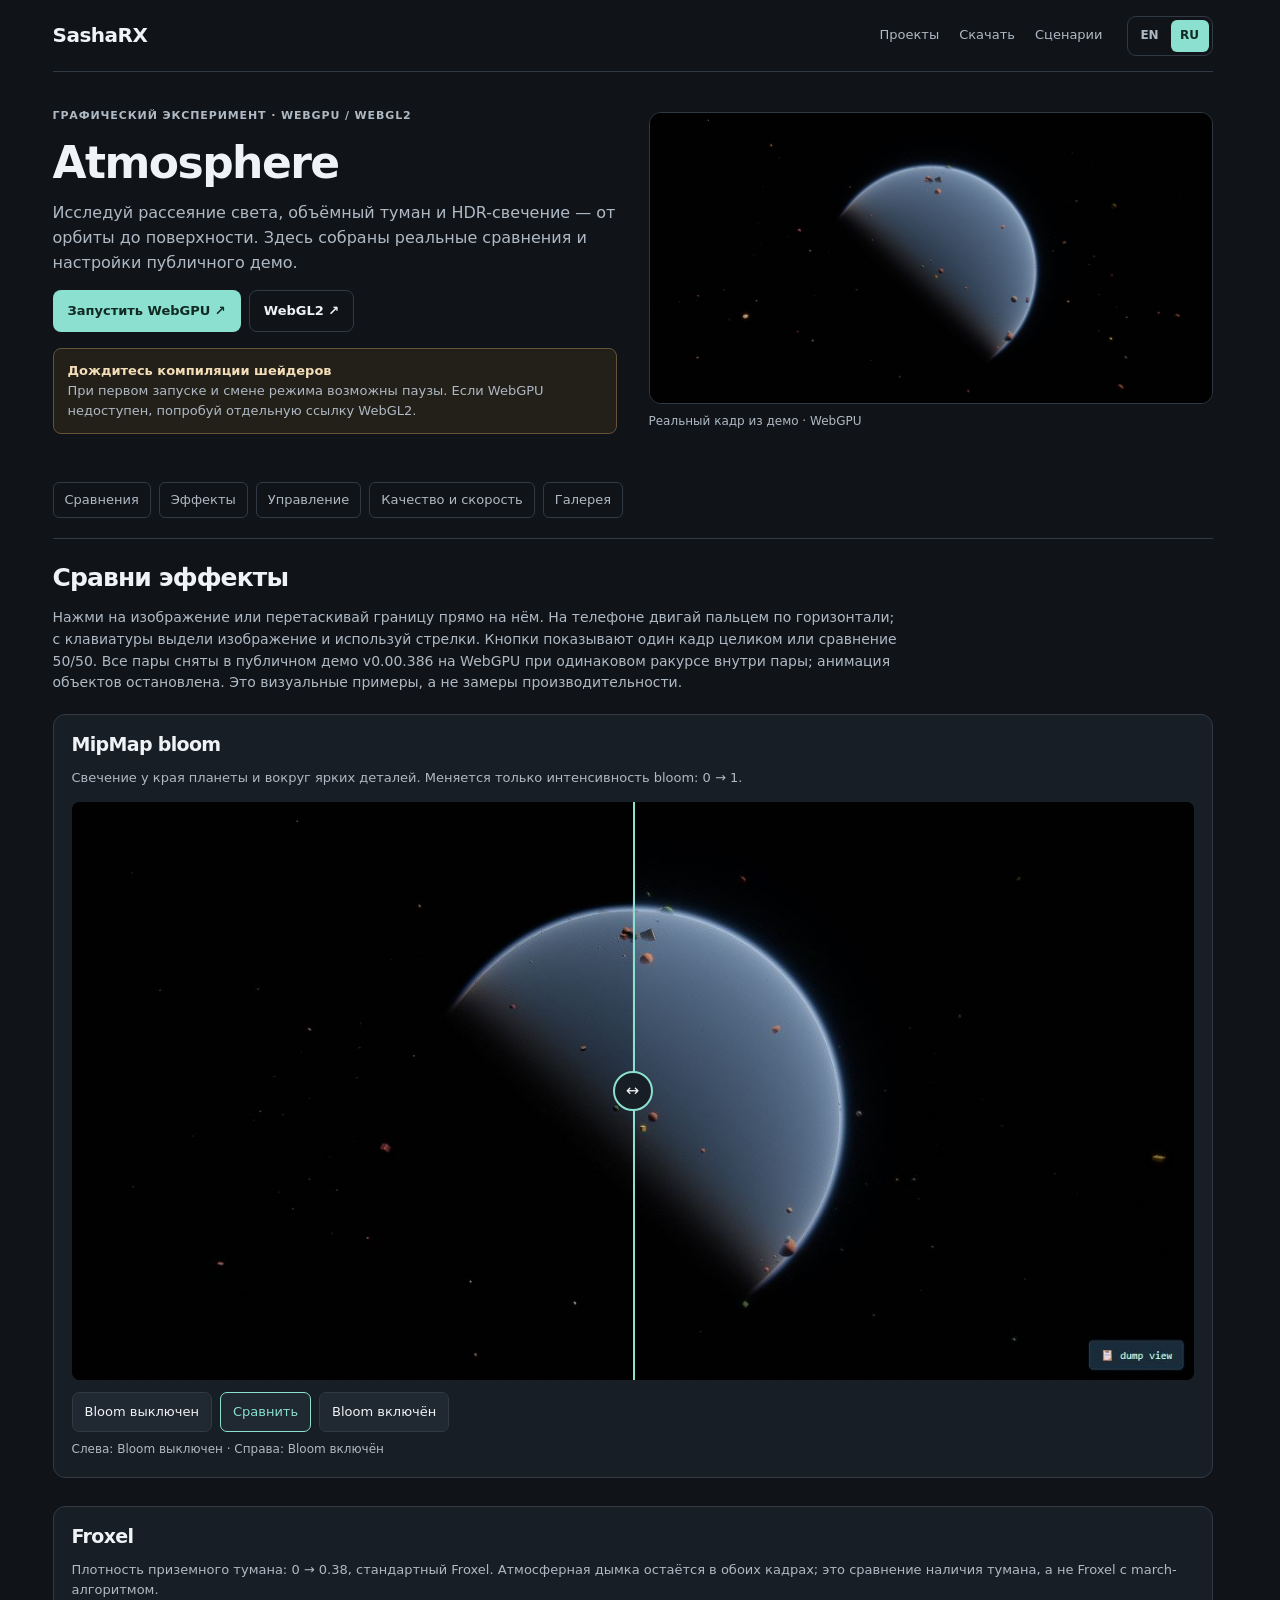
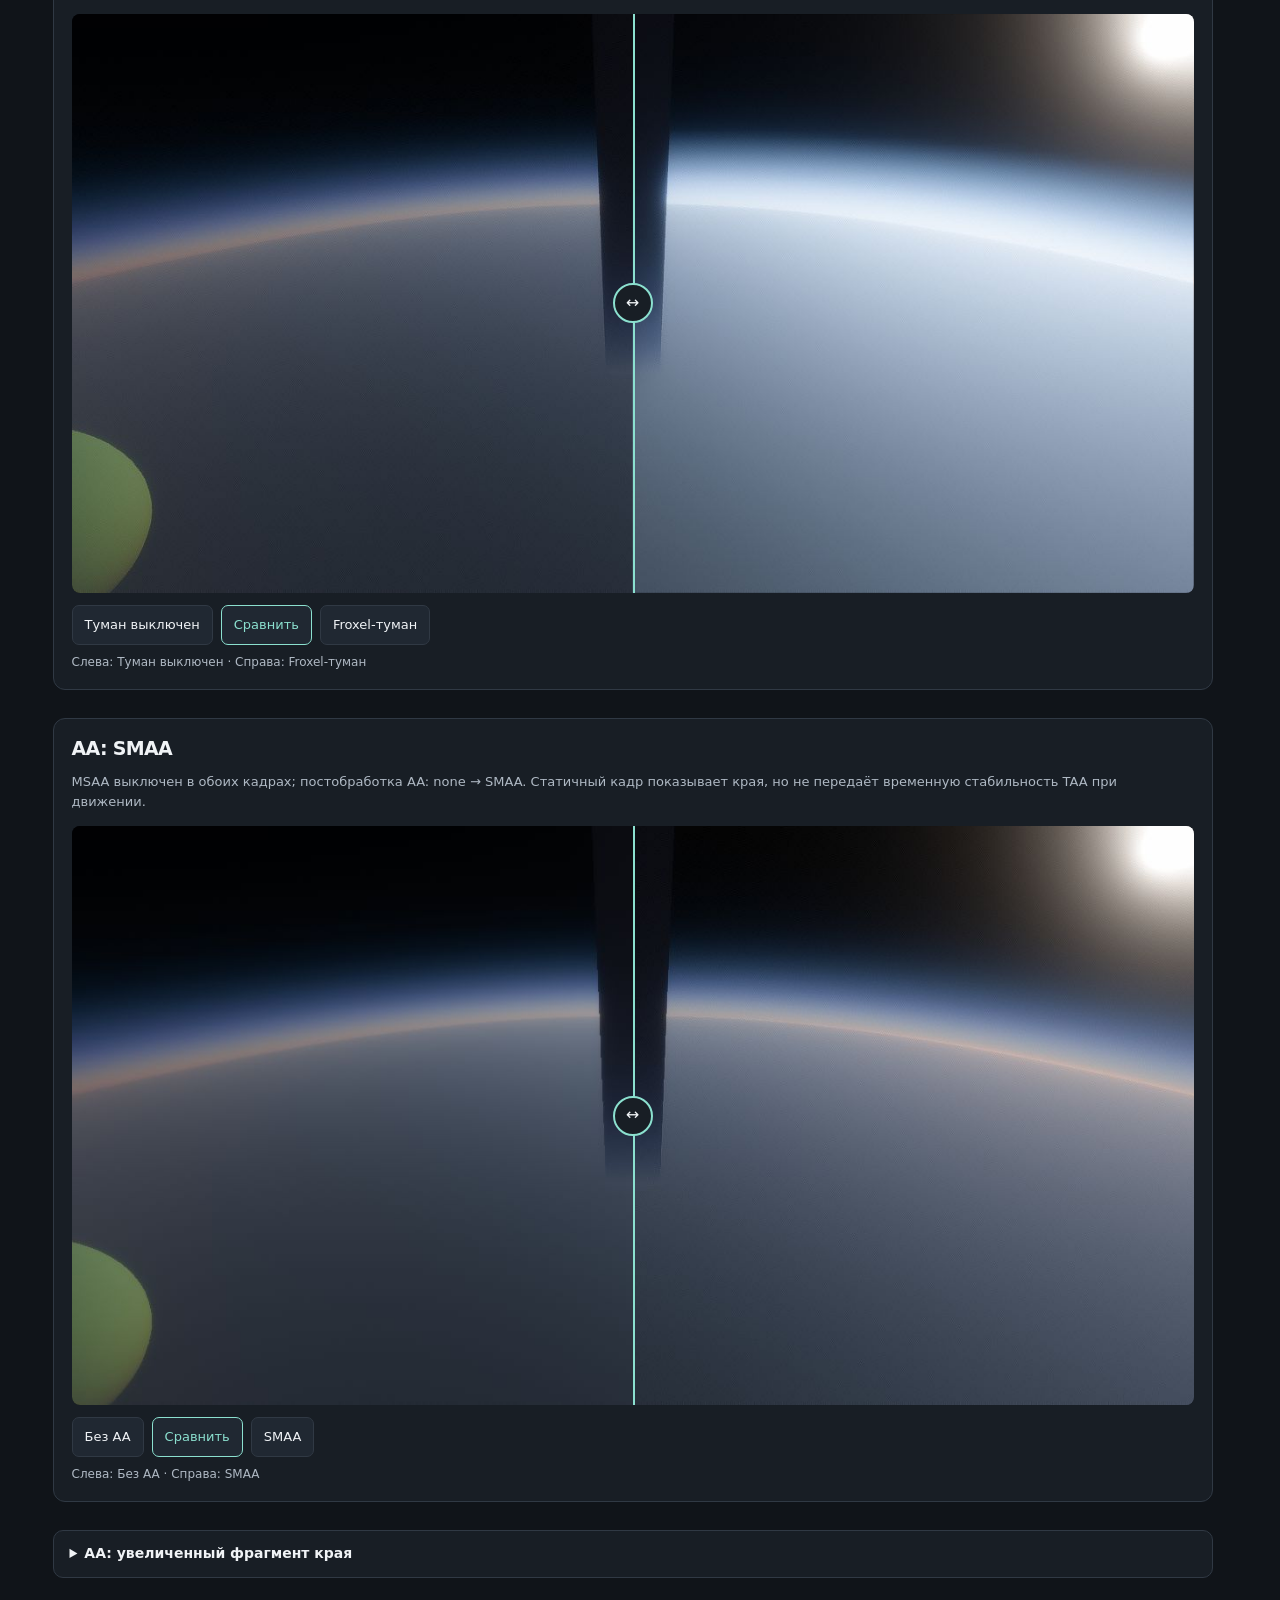
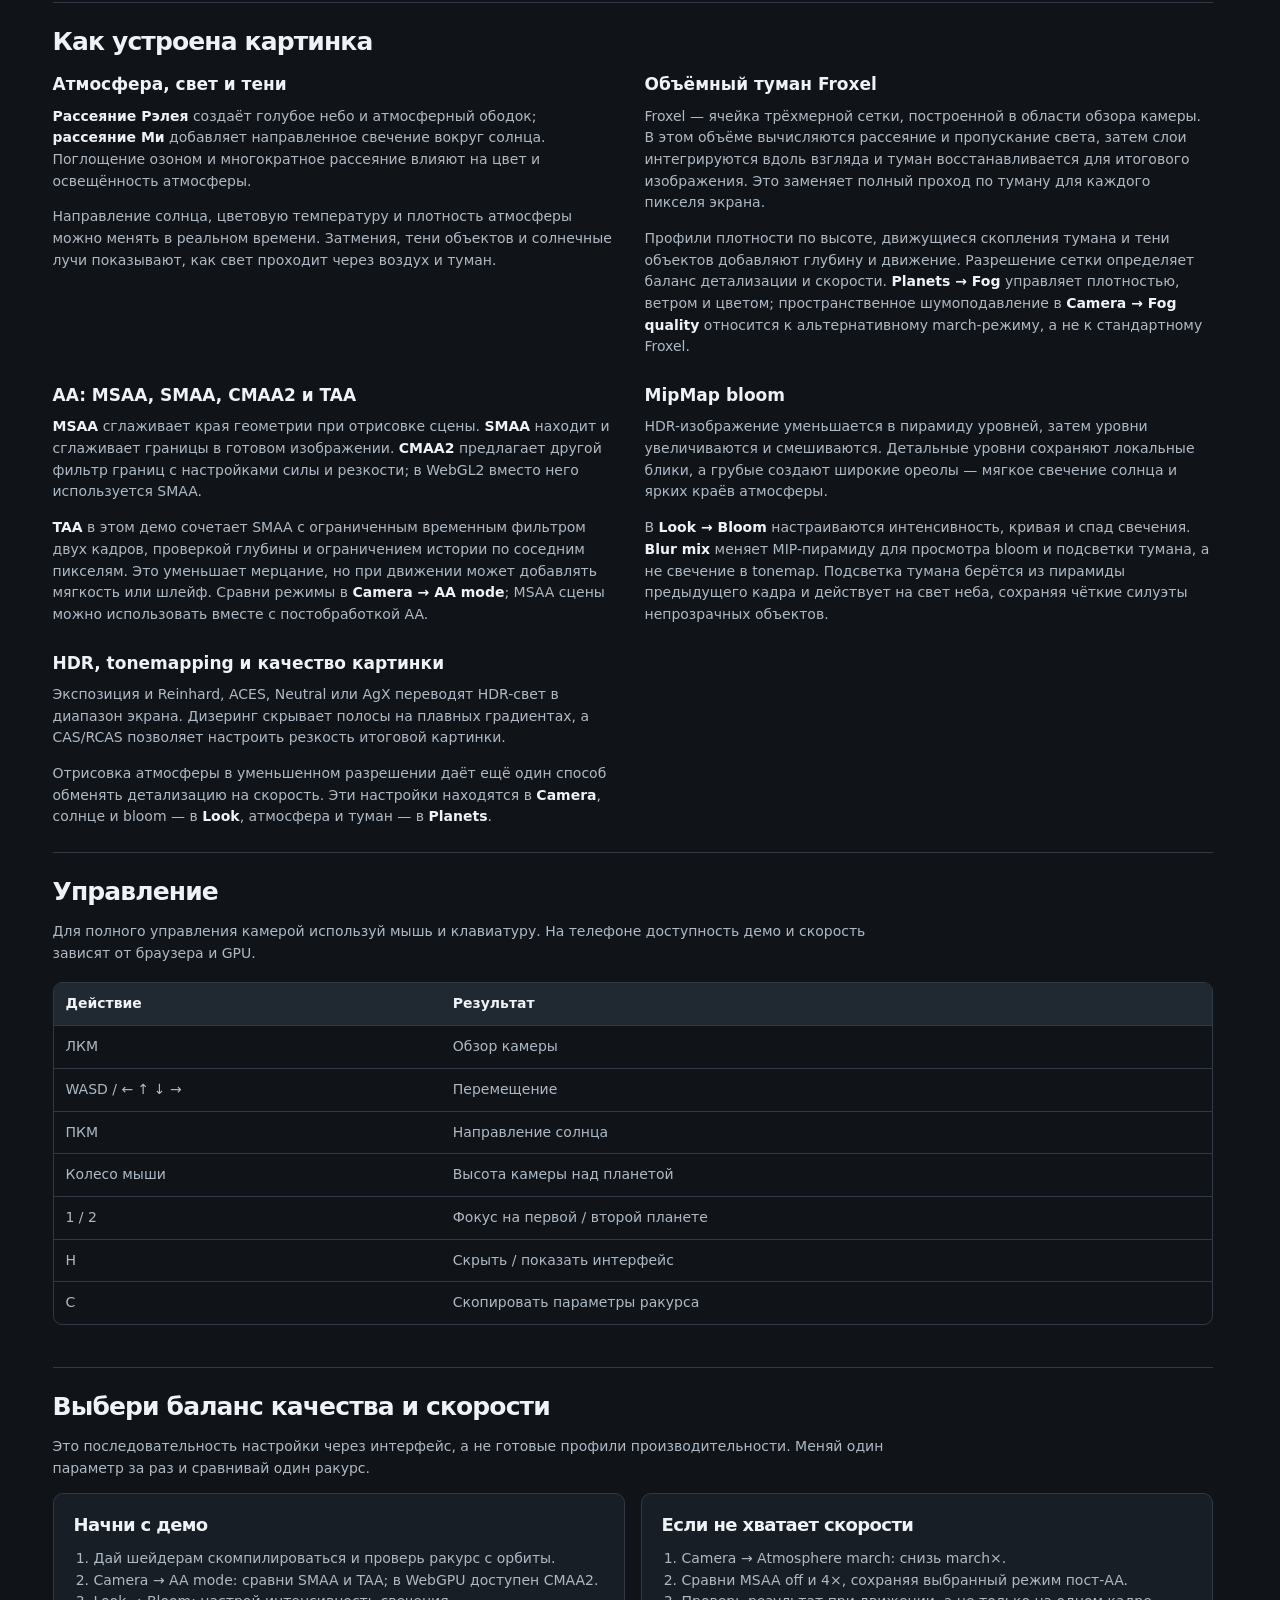
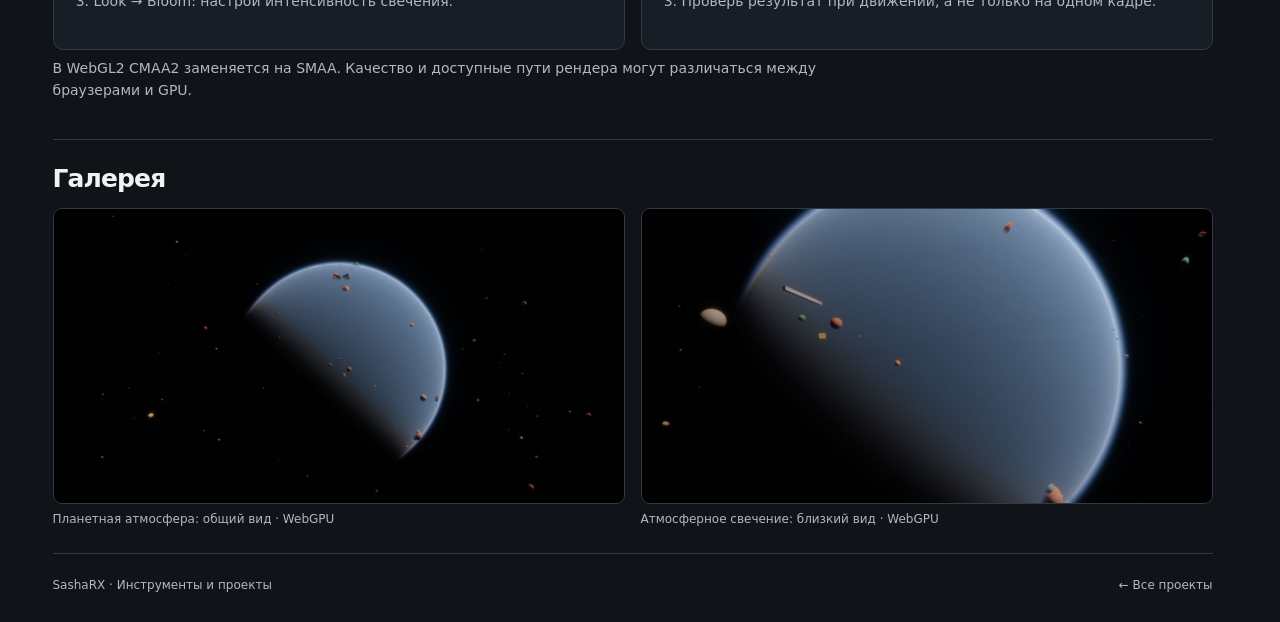
<file: ru/atmosphere-guide/index.html>
<!doctype html>
<html lang="ru"><head><meta charset="utf-8"><meta name="viewport" content="width=device-width,initial-scale=1">
<title>Atmosphere — эффекты и управление · SashaRX</title><meta name="description" content="Интерактивная планетная атмосфера: сравнения AA, Froxel и MipMap bloom, управление и настройки качества WebGPU/WebGL2.">
<link rel="canonical" href="https://sasharx.github.io/ru/atmosphere-guide/">
<link rel="alternate" hreflang="en" href="https://sasharx.github.io/atmosphere-guide/"><link rel="alternate" hreflang="ru" href="https://sasharx.github.io/ru/atmosphere-guide/"><link rel="alternate" hreflang="x-default" href="https://sasharx.github.io/atmosphere-guide/">
<meta property="og:title" content="Atmosphere — эффекты и управление · SashaRX"><meta property="og:description" content="Интерактивная планетная атмосфера: сравнения AA, Froxel и MipMap bloom, управление и настройки качества WebGPU/WebGL2."><meta property="og:type" content="website"><meta property="og:url" content="https://sasharx.github.io/ru/atmosphere-guide/"><meta property="og:locale" content="ru_RU"><meta property="og:image" content="https://sasharx.github.io/assets/atmosphere/orbit.jpg">
<link rel="stylesheet" href="/assets/site.css?v=20261013"><link rel="stylesheet" href="/assets/project-pages.css?v=20261013-direct-compare">
<script>
(()=>{const key='sasharx.siteLanguage';const locale='ru';const routes={en:'/atmosphere-guide/',ru:'/ru/atmosphere-guide/'};
try{localStorage.setItem(key,locale)}catch{}
document.addEventListener('DOMContentLoaded',()=>{const links=[...document.querySelectorAll('a[data-language]')];const update=()=>links.forEach(link=>link.href=routes[link.dataset.language]+location.search+location.hash);update();addEventListener('hashchange',update);links.forEach(link=>link.addEventListener('click',()=>{try{localStorage.setItem(key,link.dataset.language)}catch{}}));});})();
</script><link rel="stylesheet" href="/assets/gallery.css"><script src="/assets/gallery.js" defer></script><script src="/assets/comparisons.js?v=20261013-direct-compare" defer></script></head><body>
<a class="skip-link" href="#main">К содержимому</a>
<div class="wrap"><header class="site-header"><a class="brand" href="/ru/">SashaRX</a><div class="header-actions"><nav class="site-nav" aria-label="Основная навигация"><a href="/ru/#projects">Проекты</a><a href="/ru/downloads/">Скачать</a><a href="/ru/workflows/">Сценарии</a></nav><nav class="language-switch" aria-label="Язык сайта"><a href="/atmosphere-guide/" hreflang="en" lang="en" data-language="en">EN</a><a href="/ru/atmosphere-guide/" hreflang="ru" lang="ru" data-language="ru" aria-current="true">RU</a></nav></div></header>
<main id="main"><section class="project-hero" aria-labelledby="page-title"><div><p class="eyebrow">ГРАФИЧЕСКИЙ ЭКСПЕРИМЕНТ · WEBGPU / WEBGL2</p><h1 id="page-title">Atmosphere</h1><p>Исследуй рассеяние света, объёмный туман и HDR-свечение — от орбиты до поверхности. Здесь собраны реальные сравнения и настройки публичного демо.</p><div class="demo-actions"><a class="button" href="https://sasharx.github.io/Atmosphere/" target="_blank" rel="noopener">Запустить WebGPU ↗</a><a class="button button-secondary" href="https://sasharx.github.io/Atmosphere/?webgl2" target="_blank" rel="noopener">WebGL2 ↗</a></div><p class="shader-note"><strong>Дождитесь компиляции шейдеров</strong>При первом запуске и смене режима возможны паузы. Если WebGPU недоступен, попробуй отдельную ссылку WebGL2.</p></div><figure class="hero-image"><img src="/assets/atmosphere/orbit.jpg" width="1280" height="660" decoding="async" alt="Планета с голубым атмосферным ободком"><figcaption>Реальный кадр из демо · WebGPU</figcaption></figure></section>
<nav class="section-nav" aria-label="Разделы страницы"><a href="#comparisons">Сравнения</a><a href="#effects">Эффекты</a><a href="#controls">Управление</a><a href="#quality">Качество и скорость</a><a href="#screenshots">Галерея</a></nav>
<section class="project-section" id="comparisons"><h2>Сравни эффекты</h2><p>Нажми на изображение или перетаскивай границу прямо на нём. На телефоне двигай пальцем по горизонтали; с клавиатуры выдели изображение и используй стрелки. Кнопки показывают один кадр целиком или сравнение 50/50. Все пары сняты в публичном демо v0.00.386 на WebGPU при одинаковом ракурсе внутри пары; анимация объектов остановлена. Это визуальные примеры, а не замеры производительности.</p>
<article class="comparison" id="compare-bloom"><h3>MipMap bloom</h3><p>Свечение у края планеты и вокруг ярких деталей. Меняется только интенсивность bloom: 0 → 1.</p>
<div class="comparison-stage" data-label="Граница сравнения: MipMap bloom" data-before="Bloom выключен" data-after="Bloom включён"><figure class="comparison-before"><img src="/assets/atmosphere/bloom-off.jpg" width="1280" height="660" loading="lazy" decoding="async" alt="Bloom выключен"><figcaption>Bloom выключен</figcaption></figure><figure class="comparison-after"><img src="/assets/atmosphere/bloom-on.jpg" width="1280" height="660" loading="lazy" decoding="async" alt="Bloom включён"><figcaption>Bloom включён</figcaption></figure></div>
<div class="comparison-controls" hidden><div class="comparison-buttons" role="group" aria-label="MipMap bloom"><button type="button" data-split="100" aria-pressed="false">Bloom выключен</button><button type="button" data-split="50" aria-pressed="true">Сравнить</button><button type="button" data-split="0" aria-pressed="false">Bloom включён</button></div><p class="comparison-sides">Слева: Bloom выключен · Справа: Bloom включён</p></div></article><article class="comparison" id="compare-fog"><h3>Froxel</h3><p>Плотность приземного тумана: 0 → 0.38, стандартный Froxel. Атмосферная дымка остаётся в обоих кадрах; это сравнение наличия тумана, а не Froxel с march-алгоритмом.</p>
<div class="comparison-stage" data-label="Граница сравнения: Froxel" data-before="Туман выключен" data-after="Froxel-туман"><figure class="comparison-before"><img src="/assets/atmosphere/fog-off.jpg" width="1280" height="660" loading="lazy" decoding="async" alt="Туман выключен"><figcaption>Туман выключен</figcaption></figure><figure class="comparison-after"><img src="/assets/atmosphere/fog-on.jpg" width="1280" height="660" loading="lazy" decoding="async" alt="Froxel-туман"><figcaption>Froxel-туман</figcaption></figure></div>
<div class="comparison-controls" hidden><div class="comparison-buttons" role="group" aria-label="Froxel"><button type="button" data-split="100" aria-pressed="false">Туман выключен</button><button type="button" data-split="50" aria-pressed="true">Сравнить</button><button type="button" data-split="0" aria-pressed="false">Froxel-туман</button></div><p class="comparison-sides">Слева: Туман выключен · Справа: Froxel-туман</p></div></article><article class="comparison" id="compare-aa"><h3>AA: SMAA</h3><p>MSAA выключен в обоих кадрах; постобработка AA: none → SMAA. Статичный кадр показывает края, но не передаёт временную стабильность TAA при движении.</p>
<div class="comparison-stage" data-label="Граница сравнения: AA: SMAA" data-before="Без AA" data-after="SMAA"><figure class="comparison-before"><img src="/assets/atmosphere/aa-off.jpg" width="1280" height="660" loading="lazy" decoding="async" alt="Без AA"><figcaption>Без AA</figcaption></figure><figure class="comparison-after"><img src="/assets/atmosphere/aa-smaa.jpg" width="1280" height="660" loading="lazy" decoding="async" alt="SMAA"><figcaption>SMAA</figcaption></figure></div>
<div class="comparison-controls" hidden><div class="comparison-buttons" role="group" aria-label="AA: SMAA"><button type="button" data-split="100" aria-pressed="false">Без AA</button><button type="button" data-split="50" aria-pressed="true">Сравнить</button><button type="button" data-split="0" aria-pressed="false">SMAA</button></div><p class="comparison-sides">Слева: Без AA · Справа: SMAA</p></div></article><details class="capture-note"><summary>AA: увеличенный фрагмент края</summary><div class="aa-detail"><figure><img src="/assets/atmosphere/aa-off-detail.jpg" width="110" height="240" loading="lazy" alt="Край объекта без AA"><figcaption>Без AA · крупный фрагмент</figcaption></figure><figure><img src="/assets/atmosphere/aa-smaa-detail.jpg" width="110" height="240" loading="lazy" alt="Тот же край с SMAA"><figcaption>SMAA · крупный фрагмент</figcaption></figure></div></details></section>
<section class="project-section" id="effects"><h2>Как устроена картинка</h2><dl class="effect-list">
              <div>
                <dt>Атмосфера, свет и тени</dt>
                <dd><p><strong>Рассеяние Рэлея</strong> создаёт голубое небо и атмосферный ободок; <strong>рассеяние Ми</strong> добавляет направленное свечение вокруг солнца. Поглощение озоном и многократное рассеяние влияют на цвет и освещённость атмосферы.</p><p>Направление солнца, цветовую температуру и плотность атмосферы можно менять в реальном времени. Затмения, тени объектов и солнечные лучи показывают, как свет проходит через воздух и туман.</p></dd>
              </div>
              <div>
                <dt>Объёмный туман Froxel</dt>
                <dd><p>Froxel — ячейка трёхмерной сетки, построенной в области обзора камеры. В этом объёме вычисляются рассеяние и пропускание света, затем слои интегрируются вдоль взгляда и туман восстанавливается для итогового изображения. Это заменяет полный проход по туману для каждого пикселя экрана.</p><p>Профили плотности по высоте, движущиеся скопления тумана и тени объектов добавляют глубину и движение. Разрешение сетки определяет баланс детализации и скорости. <strong>Planets → Fog</strong> управляет плотностью, ветром и цветом; пространственное шумоподавление в <strong>Camera → Fog quality</strong> относится к альтернативному march-режиму, а не к стандартному Froxel.</p></dd>
              </div>
              <div>
                <dt>AA: MSAA, SMAA, CMAA2 и TAA</dt>
                <dd><p><strong>MSAA</strong> сглаживает края геометрии при отрисовке сцены. <strong>SMAA</strong> находит и сглаживает границы в готовом изображении. <strong>CMAA2</strong> предлагает другой фильтр границ с настройками силы и резкости; в WebGL2 вместо него используется SMAA.</p><p><strong>TAA</strong> в этом демо сочетает SMAA с ограниченным временным фильтром двух кадров, проверкой глубины и ограничением истории по соседним пикселям. Это уменьшает мерцание, но при движении может добавлять мягкость или шлейф. Сравни режимы в <strong>Camera → AA mode</strong>; MSAA сцены можно использовать вместе с постобработкой AA.</p></dd>
              </div>
              <div>
                <dt>MipMap bloom</dt>
                <dd><p>HDR-изображение уменьшается в пирамиду уровней, затем уровни увеличиваются и смешиваются. Детальные уровни сохраняют локальные блики, а грубые создают широкие ореолы — мягкое свечение солнца и ярких краёв атмосферы.</p><p>В <strong>Look → Bloom</strong> настраиваются интенсивность, кривая и спад свечения. <strong>Blur mix</strong> меняет MIP-пирамиду для просмотра bloom и подсветки тумана, а не свечение в tonemap. Подсветка тумана берётся из пирамиды предыдущего кадра и действует на свет неба, сохраняя чёткие силуэты непрозрачных объектов.</p></dd>
              </div>
              <div>
                <dt>HDR, tonemapping и качество картинки</dt>
                <dd><p>Экспозиция и Reinhard, ACES, Neutral или AgX переводят HDR-свет в диапазон экрана. Дизеринг скрывает полосы на плавных градиентах, а CAS/RCAS позволяет настроить резкость итоговой картинки.</p><p>Отрисовка атмосферы в уменьшенном разрешении даёт ещё один способ обменять детализацию на скорость. Эти настройки находятся в <strong>Camera</strong>, солнце и bloom — в <strong>Look</strong>, атмосфера и туман — в <strong>Planets</strong>.</p></dd>
              </div>
              </dl></section>
<section class="project-section" id="controls"><h2>Управление</h2><p>Для полного управления камерой используй мышь и клавиатуру. На телефоне доступность демо и скорость зависят от браузера и GPU.</p><div class="table-wrap" tabindex="0"><table><thead><tr><th>Действие</th><th>Результат</th></tr></thead><tbody>
<tr><td>ЛКМ</td><td>Обзор камеры</td></tr><tr><td>WASD / ← ↑ ↓ →</td><td>Перемещение</td></tr><tr><td>ПКМ</td><td>Направление солнца</td></tr><tr><td>Колесо мыши</td><td>Высота камеры над планетой</td></tr><tr><td>1 / 2</td><td>Фокус на первой / второй планете</td></tr><tr><td>H</td><td>Скрыть / показать интерфейс</td></tr><tr><td>C</td><td>Скопировать параметры ракурса</td></tr></tbody></table></div></section><section class="project-section" id="quality"><h2>Выбери баланс качества и скорости</h2><p>Это последовательность настройки через интерфейс, а не готовые профили производительности. Меняй один параметр за раз и сравнивай один ракурс.</p><div class="info-grid">
<article class="info-card"><h3>Начни с демо</h3><ol><li>Дай шейдерам скомпилироваться и проверь ракурс с орбиты.</li><li>Camera → AA mode: сравни SMAA и TAA; в WebGPU доступен CMAA2.</li><li>Look → Bloom: настрой интенсивность свечения.</li></ol></article>
<article class="info-card"><h3>Если не хватает скорости</h3><ol><li>Camera → Atmosphere march: снизь march×.</li><li>Сравни MSAA off и 4×, сохраняя выбранный режим пост-AA.</li><li>Проверь результат при движении, а не только на одном кадре.</li></ol></article></div><p class="capture-meta">В WebGL2 CMAA2 заменяется на SMAA. Качество и доступные пути рендера могут различаться между браузерами и GPU.</p></section>
<section class="project-section" id="screenshots"><h2>Галерея</h2><div class="atmosphere-gallery" aria-label="Скриншоты Atmosphere, снятые в WebGPU">
                <figure>
                  <a href="/assets/atmosphere/orbit.jpg" aria-label="Посмотреть общий вид планеты в галерее">
                    <img src="/assets/atmosphere/orbit.jpg" alt="Голубой атмосферный край вокруг освещённой стороны планеты на фоне космоса" width="1280" height="660" loading="lazy" decoding="async">
                  </a>
                  <figcaption>Планетная атмосфера: общий вид · WebGPU</figcaption>
                </figure>
                <figure>
                  <a href="/assets/atmosphere/limb.jpg" aria-label="Посмотреть атмосферное свечение в галерее">
                    <img src="/assets/atmosphere/limb.jpg" alt="Близкий вид голубого атмосферного свечения у края планеты и перехода в тень" width="1280" height="660" loading="lazy" decoding="async">
                  </a>
                  <figcaption>Атмосферное свечение: близкий вид · WebGPU</figcaption>
                </figure>
              </div></section></main><footer class="site-footer"><span>SashaRX · Инструменты и проекты</span><a href="/ru/">← Все проекты</a></footer></div></body></html>
</file>
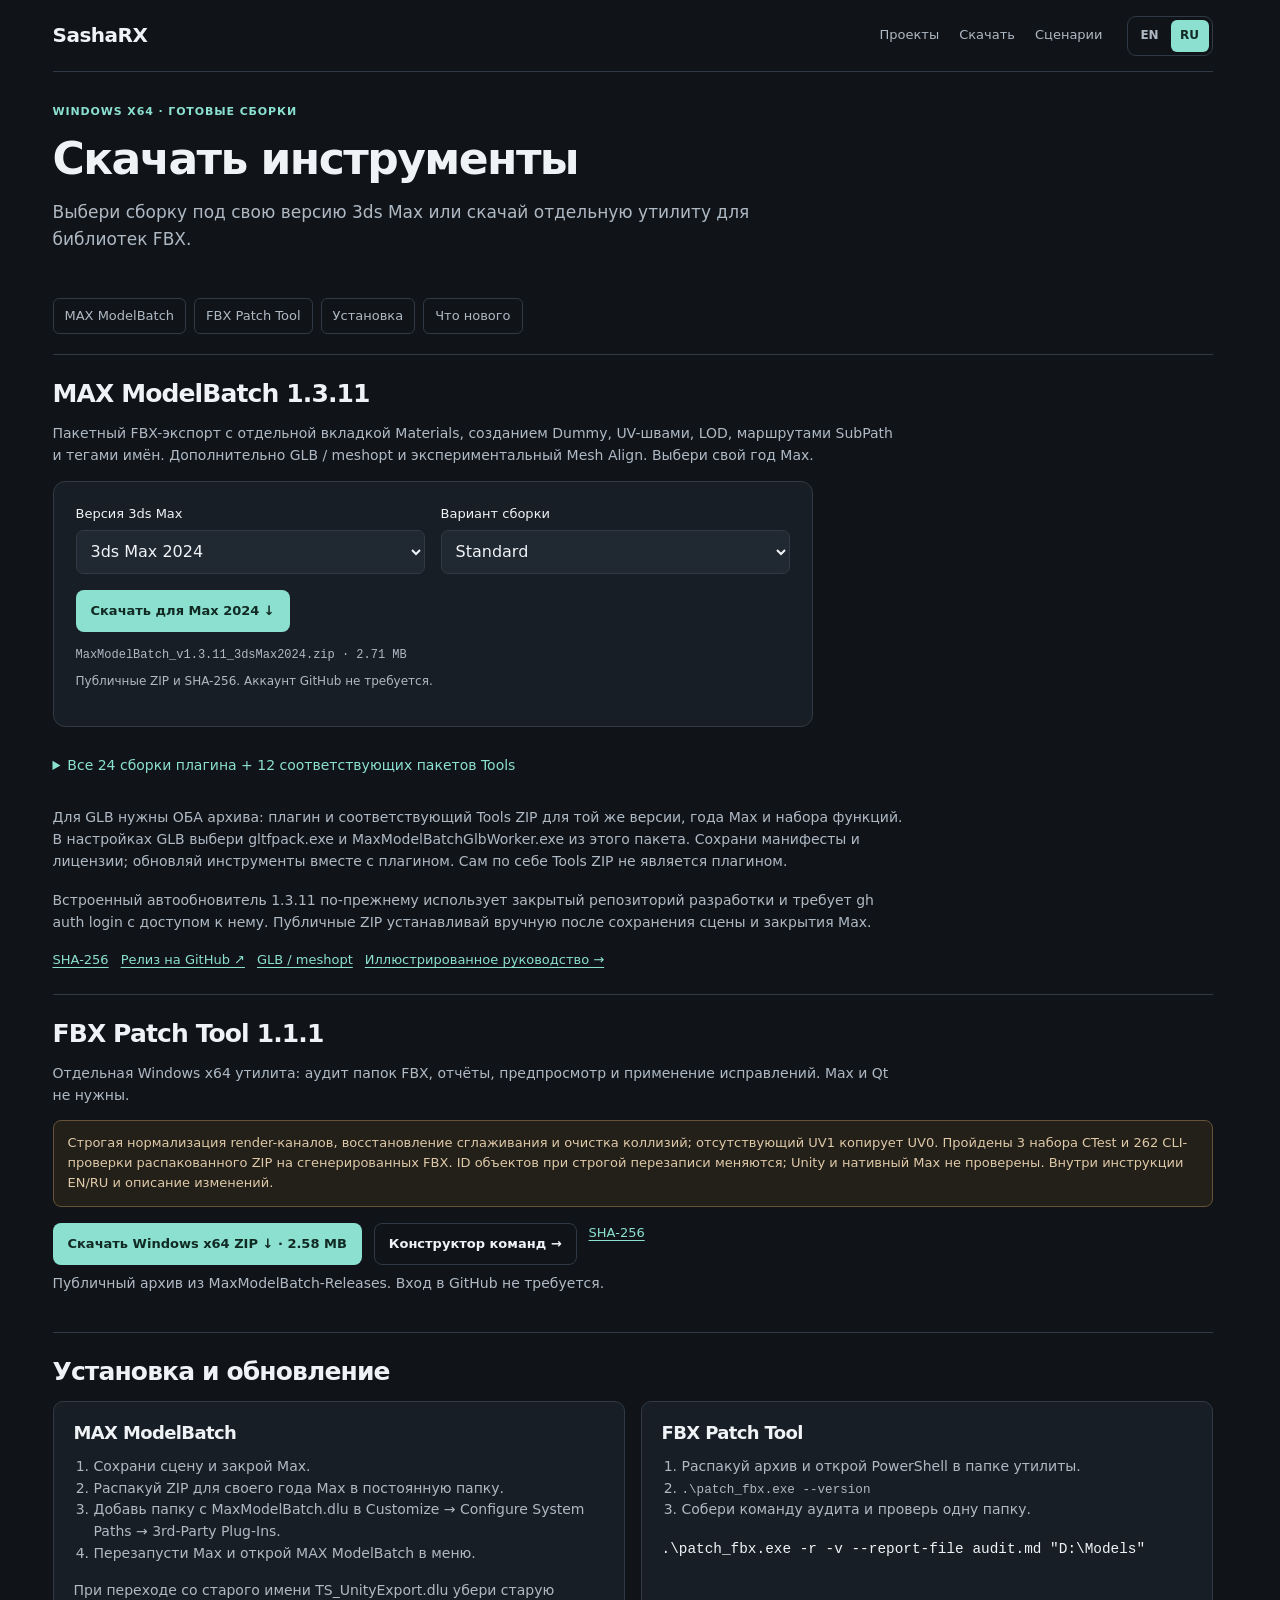
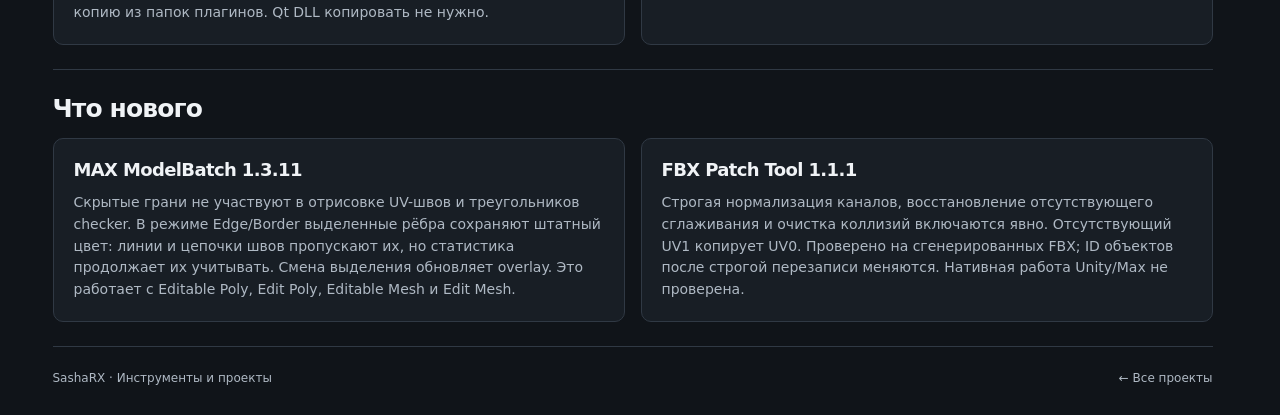
<file: ru/downloads/index.html>
<!DOCTYPE html>

<html lang="ru"><head><meta charset="utf-8"/><meta content="width=device-width,initial-scale=1" name="viewport"/>
<title>Скачать инструменты · SashaRX</title><meta content="Готовые сборки MAX ModelBatch для Max 2022–2027 и FBX Patch Tool: выбор версии, установка и статус проверки." name="description"/>
<link href="https://sasharx.github.io/ru/downloads/" rel="canonical"/>
<link href="https://sasharx.github.io/downloads/" hreflang="en" rel="alternate"/><link href="https://sasharx.github.io/ru/downloads/" hreflang="ru" rel="alternate"/><link href="https://sasharx.github.io/downloads/" hreflang="x-default" rel="alternate"/>
<meta content="Скачать инструменты · SashaRX" property="og:title"/><meta content="Готовые сборки MAX ModelBatch для Max 2022–2027 и FBX Patch Tool: выбор версии, установка и статус проверки." property="og:description"/><meta content="website" property="og:type"/><meta content="https://sasharx.github.io/ru/downloads/" property="og:url"/><meta content="ru_RU" property="og:locale"/><meta content="https://sasharx.github.io/modelbatch/preview.png" property="og:image"/>
<link href="/assets/site.css?v=20261013" rel="stylesheet"/><link href="/assets/project-pages.css?v=1.3.11" rel="stylesheet"/>
<script>
(()=>{const key='sasharx.siteLanguage';const locale='ru';const routes={en:'/downloads/',ru:'/ru/downloads/'};
try{localStorage.setItem(key,locale)}catch{}
document.addEventListener('DOMContentLoaded',()=>{const links=[...document.querySelectorAll('a[data-language]')];const update=()=>links.forEach(link=>link.href=routes[link.dataset.language]+location.search+location.hash);update();addEventListener('hashchange',update);links.forEach(link=>link.addEventListener('click',()=>{try{localStorage.setItem(key,link.dataset.language)}catch{}}));});})();
</script><script defer="" src="/assets/downloads.js?v=1.3.11-clean"></script></head><body>
<a class="skip-link" href="#main">К содержимому</a>
<div class="wrap"><header class="site-header"><a class="brand" href="/ru/">SashaRX</a><div class="header-actions"><nav aria-label="Основная навигация" class="site-nav"><a href="/ru/#projects">Проекты</a><a href="/ru/downloads/">Скачать</a><a href="/ru/workflows/">Сценарии</a></nav><nav aria-label="Язык сайта" class="language-switch"><a data-language="en" href="/downloads/" hreflang="en" lang="en">EN</a><a aria-current="true" data-language="ru" href="/ru/downloads/" hreflang="ru" lang="ru">RU</a></nav></div></header>
<main id="main"><section class="download-hero"><p class="eyebrow">WINDOWS X64 · ГОТОВЫЕ СБОРКИ</p><h1>Скачать инструменты</h1><p class="lead">Выбери сборку под свою версию 3ds Max или скачай отдельную утилиту для библиотек FBX.</p></section><nav aria-label="Разделы скачивания" class="section-nav"><a href="#modelbatch">MAX ModelBatch</a><a href="#fbx">FBX Patch Tool</a><a href="#install">Установка</a><a href="#changes">Что нового</a></nav>
<section class="project-section" id="modelbatch"><h2>MAX ModelBatch 1.3.11</h2><p>Пакетный FBX-экспорт с отдельной вкладкой Materials, созданием Dummy, UV-швами, LOD, маршрутами SubPath и тегами имён. Дополнительно GLB / meshopt и экспериментальный Mesh Align. Выбери свой год Max.</p>
<form class="download-picker" id="download-picker"><div class="picker-fields"><div><label for="max-version">Версия 3ds Max</label><select id="max-version" name="host">
<option data-glb="https://github.com/SashaRX/MaxModelBatch-Releases/releases/download/v1.3.11/MaxModelBatch_v1.3.11_3dsMax2022_GLB.zip" data-glb-size="2.92" data-glb-tools="https://github.com/SashaRX/MaxModelBatch-Releases/releases/download/v1.3.11/MaxModelBatch_v1.3.11_3dsMax2022_GLB_Tools.zip" data-mesh="https://github.com/SashaRX/MaxModelBatch-Releases/releases/download/v1.3.11/MaxModelBatch_v1.3.11_3dsMax2022_MeshAlign.zip" data-mesh-glb="https://github.com/SashaRX/MaxModelBatch-Releases/releases/download/v1.3.11/MaxModelBatch_v1.3.11_3dsMax2022_MeshAlign_GLB.zip" data-mesh-glb-size="3.06" data-mesh-glb-tools="https://github.com/SashaRX/MaxModelBatch-Releases/releases/download/v1.3.11/MaxModelBatch_v1.3.11_3dsMax2022_MeshAlign_GLB_Tools.zip" data-mesh-size="2.85" data-standard="https://github.com/SashaRX/MaxModelBatch-Releases/releases/download/v1.3.11/MaxModelBatch_v1.3.11_3dsMax2022.zip" data-standard-size="2.71" value="2022">3ds Max 2022</option>
<option data-glb="https://github.com/SashaRX/MaxModelBatch-Releases/releases/download/v1.3.11/MaxModelBatch_v1.3.11_3dsMax2023_GLB.zip" data-glb-size="2.92" data-glb-tools="https://github.com/SashaRX/MaxModelBatch-Releases/releases/download/v1.3.11/MaxModelBatch_v1.3.11_3dsMax2023_GLB_Tools.zip" data-mesh="https://github.com/SashaRX/MaxModelBatch-Releases/releases/download/v1.3.11/MaxModelBatch_v1.3.11_3dsMax2023_MeshAlign.zip" data-mesh-glb="https://github.com/SashaRX/MaxModelBatch-Releases/releases/download/v1.3.11/MaxModelBatch_v1.3.11_3dsMax2023_MeshAlign_GLB.zip" data-mesh-glb-size="3.06" data-mesh-glb-tools="https://github.com/SashaRX/MaxModelBatch-Releases/releases/download/v1.3.11/MaxModelBatch_v1.3.11_3dsMax2023_MeshAlign_GLB_Tools.zip" data-mesh-size="2.84" data-standard="https://github.com/SashaRX/MaxModelBatch-Releases/releases/download/v1.3.11/MaxModelBatch_v1.3.11_3dsMax2023.zip" data-standard-size="2.71" value="2023">3ds Max 2023</option>
<option data-glb="https://github.com/SashaRX/MaxModelBatch-Releases/releases/download/v1.3.11/MaxModelBatch_v1.3.11_3dsMax2024_GLB.zip" data-glb-size="2.92" data-glb-tools="https://github.com/SashaRX/MaxModelBatch-Releases/releases/download/v1.3.11/MaxModelBatch_v1.3.11_3dsMax2024_GLB_Tools.zip" data-mesh="https://github.com/SashaRX/MaxModelBatch-Releases/releases/download/v1.3.11/MaxModelBatch_v1.3.11_3dsMax2024_MeshAlign.zip" data-mesh-glb="https://github.com/SashaRX/MaxModelBatch-Releases/releases/download/v1.3.11/MaxModelBatch_v1.3.11_3dsMax2024_MeshAlign_GLB.zip" data-mesh-glb-size="3.06" data-mesh-glb-tools="https://github.com/SashaRX/MaxModelBatch-Releases/releases/download/v1.3.11/MaxModelBatch_v1.3.11_3dsMax2024_MeshAlign_GLB_Tools.zip" data-mesh-size="2.84" data-standard="https://github.com/SashaRX/MaxModelBatch-Releases/releases/download/v1.3.11/MaxModelBatch_v1.3.11_3dsMax2024.zip" data-standard-size="2.71" selected="" value="2024">3ds Max 2024</option>
<option data-glb="https://github.com/SashaRX/MaxModelBatch-Releases/releases/download/v1.3.11/MaxModelBatch_v1.3.11_3dsMax2025_GLB.zip" data-glb-size="2.96" data-glb-tools="https://github.com/SashaRX/MaxModelBatch-Releases/releases/download/v1.3.11/MaxModelBatch_v1.3.11_3dsMax2025_GLB_Tools.zip" data-mesh="https://github.com/SashaRX/MaxModelBatch-Releases/releases/download/v1.3.11/MaxModelBatch_v1.3.11_3dsMax2025_MeshAlign.zip" data-mesh-glb="https://github.com/SashaRX/MaxModelBatch-Releases/releases/download/v1.3.11/MaxModelBatch_v1.3.11_3dsMax2025_MeshAlign_GLB.zip" data-mesh-glb-size="3.10" data-mesh-glb-tools="https://github.com/SashaRX/MaxModelBatch-Releases/releases/download/v1.3.11/MaxModelBatch_v1.3.11_3dsMax2025_MeshAlign_GLB_Tools.zip" data-mesh-size="2.90" data-standard="https://github.com/SashaRX/MaxModelBatch-Releases/releases/download/v1.3.11/MaxModelBatch_v1.3.11_3dsMax2025.zip" data-standard-size="2.76" value="2025">3ds Max 2025</option>
<option data-glb="https://github.com/SashaRX/MaxModelBatch-Releases/releases/download/v1.3.11/MaxModelBatch_v1.3.11_3dsMax2026_GLB.zip" data-glb-size="2.97" data-glb-tools="https://github.com/SashaRX/MaxModelBatch-Releases/releases/download/v1.3.11/MaxModelBatch_v1.3.11_3dsMax2026_GLB_Tools.zip" data-mesh="https://github.com/SashaRX/MaxModelBatch-Releases/releases/download/v1.3.11/MaxModelBatch_v1.3.11_3dsMax2026_MeshAlign.zip" data-mesh-glb="https://github.com/SashaRX/MaxModelBatch-Releases/releases/download/v1.3.11/MaxModelBatch_v1.3.11_3dsMax2026_MeshAlign_GLB.zip" data-mesh-glb-size="3.11" data-mesh-glb-tools="https://github.com/SashaRX/MaxModelBatch-Releases/releases/download/v1.3.11/MaxModelBatch_v1.3.11_3dsMax2026_MeshAlign_GLB_Tools.zip" data-mesh-size="2.90" data-standard="https://github.com/SashaRX/MaxModelBatch-Releases/releases/download/v1.3.11/MaxModelBatch_v1.3.11_3dsMax2026.zip" data-standard-size="2.76" value="2026">3ds Max 2026</option>
<option data-glb="https://github.com/SashaRX/MaxModelBatch-Releases/releases/download/v1.3.11/MaxModelBatch_v1.3.11_3dsMax2027_GLB.zip" data-glb-size="2.97" data-glb-tools="https://github.com/SashaRX/MaxModelBatch-Releases/releases/download/v1.3.11/MaxModelBatch_v1.3.11_3dsMax2027_GLB_Tools.zip" data-mesh="https://github.com/SashaRX/MaxModelBatch-Releases/releases/download/v1.3.11/MaxModelBatch_v1.3.11_3dsMax2027_MeshAlign.zip" data-mesh-glb="https://github.com/SashaRX/MaxModelBatch-Releases/releases/download/v1.3.11/MaxModelBatch_v1.3.11_3dsMax2027_MeshAlign_GLB.zip" data-mesh-glb-size="3.11" data-mesh-glb-tools="https://github.com/SashaRX/MaxModelBatch-Releases/releases/download/v1.3.11/MaxModelBatch_v1.3.11_3dsMax2027_MeshAlign_GLB_Tools.zip" data-mesh-size="2.90" data-standard="https://github.com/SashaRX/MaxModelBatch-Releases/releases/download/v1.3.11/MaxModelBatch_v1.3.11_3dsMax2027.zip" data-standard-size="2.76" value="2027">3ds Max 2027</option>
</select></div><div><label for="build-variant">Вариант сборки</label><select id="build-variant" name="variant"><option value="standard">Standard</option><option value="mesh">Mesh Align</option><option value="glb">GLB</option><option value="meshGlb">Mesh Align + GLB</option></select></div></div><a class="button" href="https://github.com/SashaRX/MaxModelBatch-Releases/releases/download/v1.3.11/MaxModelBatch_v1.3.11_3dsMax2024.zip" id="plugin-download">Скачать для Max 2024 ↓</a><code class="package-name">MaxModelBatch_v1.3.11_3dsMax2024.zip · 2.71 MB</code><a class="button button-secondary" hidden="" id="glb-tools-download">Скачать соответствующий GLB Tools ↓</a><p class="capture-meta download-access">Публичные ZIP и SHA-256. Аккаунт GitHub не требуется.</p></form>
<details class="all-builds"><summary>Все 24 сборки плагина + 12 соответствующих пакетов Tools</summary><div class="table-wrap" tabindex="0"><table><thead><tr><th>Max</th><th>Standard</th><th>Mesh Align</th><th>GLB</th><th>Mesh Align + GLB</th><th>Проверка</th></tr></thead><tbody><tr><td>Max 2022</td><td><a href="https://github.com/SashaRX/MaxModelBatch-Releases/releases/download/v1.3.11/MaxModelBatch_v1.3.11_3dsMax2022.zip">Standard ZIP</a> · 2.71 MB</td><td><a href="https://github.com/SashaRX/MaxModelBatch-Releases/releases/download/v1.3.11/MaxModelBatch_v1.3.11_3dsMax2022_MeshAlign.zip">Mesh Align ZIP</a> · 2.85 MB</td><td><a href="https://github.com/SashaRX/MaxModelBatch-Releases/releases/download/v1.3.11/MaxModelBatch_v1.3.11_3dsMax2022_GLB.zip">GLB ZIP</a> · 2.92 MB<br/><a href="https://github.com/SashaRX/MaxModelBatch-Releases/releases/download/v1.3.11/MaxModelBatch_v1.3.11_3dsMax2022_GLB_Tools.zip">Tools ZIP</a> · 1.58 MB</td><td><a href="https://github.com/SashaRX/MaxModelBatch-Releases/releases/download/v1.3.11/MaxModelBatch_v1.3.11_3dsMax2022_MeshAlign_GLB.zip">Mesh Align + GLB ZIP</a> · 3.06 MB<br/><a href="https://github.com/SashaRX/MaxModelBatch-Releases/releases/download/v1.3.11/MaxModelBatch_v1.3.11_3dsMax2022_MeshAlign_GLB_Tools.zip">Tools ZIP</a> · 1.58 MB</td><td>SDK + тесты; запуск в Max ожидается</td></tr><tr><td>Max 2023</td><td><a href="https://github.com/SashaRX/MaxModelBatch-Releases/releases/download/v1.3.11/MaxModelBatch_v1.3.11_3dsMax2023.zip">Standard ZIP</a> · 2.71 MB</td><td><a href="https://github.com/SashaRX/MaxModelBatch-Releases/releases/download/v1.3.11/MaxModelBatch_v1.3.11_3dsMax2023_MeshAlign.zip">Mesh Align ZIP</a> · 2.84 MB</td><td><a href="https://github.com/SashaRX/MaxModelBatch-Releases/releases/download/v1.3.11/MaxModelBatch_v1.3.11_3dsMax2023_GLB.zip">GLB ZIP</a> · 2.92 MB<br/><a href="https://github.com/SashaRX/MaxModelBatch-Releases/releases/download/v1.3.11/MaxModelBatch_v1.3.11_3dsMax2023_GLB_Tools.zip">Tools ZIP</a> · 1.58 MB</td><td><a href="https://github.com/SashaRX/MaxModelBatch-Releases/releases/download/v1.3.11/MaxModelBatch_v1.3.11_3dsMax2023_MeshAlign_GLB.zip">Mesh Align + GLB ZIP</a> · 3.06 MB<br/><a href="https://github.com/SashaRX/MaxModelBatch-Releases/releases/download/v1.3.11/MaxModelBatch_v1.3.11_3dsMax2023_MeshAlign_GLB_Tools.zip">Tools ZIP</a> · 1.58 MB</td><td>SDK + тесты; запуск в Max ожидается</td></tr><tr><td>Max 2024</td><td><a href="https://github.com/SashaRX/MaxModelBatch-Releases/releases/download/v1.3.11/MaxModelBatch_v1.3.11_3dsMax2024.zip">Standard ZIP</a> · 2.71 MB</td><td><a href="https://github.com/SashaRX/MaxModelBatch-Releases/releases/download/v1.3.11/MaxModelBatch_v1.3.11_3dsMax2024_MeshAlign.zip">Mesh Align ZIP</a> · 2.84 MB</td><td><a href="https://github.com/SashaRX/MaxModelBatch-Releases/releases/download/v1.3.11/MaxModelBatch_v1.3.11_3dsMax2024_GLB.zip">GLB ZIP</a> · 2.92 MB<br/><a href="https://github.com/SashaRX/MaxModelBatch-Releases/releases/download/v1.3.11/MaxModelBatch_v1.3.11_3dsMax2024_GLB_Tools.zip">Tools ZIP</a> · 1.58 MB</td><td><a href="https://github.com/SashaRX/MaxModelBatch-Releases/releases/download/v1.3.11/MaxModelBatch_v1.3.11_3dsMax2024_MeshAlign_GLB.zip">Mesh Align + GLB ZIP</a> · 3.06 MB<br/><a href="https://github.com/SashaRX/MaxModelBatch-Releases/releases/download/v1.3.11/MaxModelBatch_v1.3.11_3dsMax2024_MeshAlign_GLB_Tools.zip">Tools ZIP</a> · 1.58 MB</td><td>SDK + UI / перезапуск / Dummy в Max</td></tr><tr><td>Max 2025</td><td><a href="https://github.com/SashaRX/MaxModelBatch-Releases/releases/download/v1.3.11/MaxModelBatch_v1.3.11_3dsMax2025.zip">Standard ZIP</a> · 2.76 MB</td><td><a href="https://github.com/SashaRX/MaxModelBatch-Releases/releases/download/v1.3.11/MaxModelBatch_v1.3.11_3dsMax2025_MeshAlign.zip">Mesh Align ZIP</a> · 2.90 MB</td><td><a href="https://github.com/SashaRX/MaxModelBatch-Releases/releases/download/v1.3.11/MaxModelBatch_v1.3.11_3dsMax2025_GLB.zip">GLB ZIP</a> · 2.96 MB<br/><a href="https://github.com/SashaRX/MaxModelBatch-Releases/releases/download/v1.3.11/MaxModelBatch_v1.3.11_3dsMax2025_GLB_Tools.zip">Tools ZIP</a> · 1.58 MB</td><td><a href="https://github.com/SashaRX/MaxModelBatch-Releases/releases/download/v1.3.11/MaxModelBatch_v1.3.11_3dsMax2025_MeshAlign_GLB.zip">Mesh Align + GLB ZIP</a> · 3.10 MB<br/><a href="https://github.com/SashaRX/MaxModelBatch-Releases/releases/download/v1.3.11/MaxModelBatch_v1.3.11_3dsMax2025_MeshAlign_GLB_Tools.zip">Tools ZIP</a> · 1.58 MB</td><td>SDK + тесты; запуск в Max ожидается</td></tr><tr><td>Max 2026</td><td><a href="https://github.com/SashaRX/MaxModelBatch-Releases/releases/download/v1.3.11/MaxModelBatch_v1.3.11_3dsMax2026.zip">Standard ZIP</a> · 2.76 MB</td><td><a href="https://github.com/SashaRX/MaxModelBatch-Releases/releases/download/v1.3.11/MaxModelBatch_v1.3.11_3dsMax2026_MeshAlign.zip">Mesh Align ZIP</a> · 2.90 MB</td><td><a href="https://github.com/SashaRX/MaxModelBatch-Releases/releases/download/v1.3.11/MaxModelBatch_v1.3.11_3dsMax2026_GLB.zip">GLB ZIP</a> · 2.97 MB<br/><a href="https://github.com/SashaRX/MaxModelBatch-Releases/releases/download/v1.3.11/MaxModelBatch_v1.3.11_3dsMax2026_GLB_Tools.zip">Tools ZIP</a> · 1.58 MB</td><td><a href="https://github.com/SashaRX/MaxModelBatch-Releases/releases/download/v1.3.11/MaxModelBatch_v1.3.11_3dsMax2026_MeshAlign_GLB.zip">Mesh Align + GLB ZIP</a> · 3.11 MB<br/><a href="https://github.com/SashaRX/MaxModelBatch-Releases/releases/download/v1.3.11/MaxModelBatch_v1.3.11_3dsMax2026_MeshAlign_GLB_Tools.zip">Tools ZIP</a> · 1.58 MB</td><td>SDK + тесты; запуск в Max ожидается</td></tr><tr><td>Max 2027</td><td><a href="https://github.com/SashaRX/MaxModelBatch-Releases/releases/download/v1.3.11/MaxModelBatch_v1.3.11_3dsMax2027.zip">Standard ZIP</a> · 2.76 MB</td><td><a href="https://github.com/SashaRX/MaxModelBatch-Releases/releases/download/v1.3.11/MaxModelBatch_v1.3.11_3dsMax2027_MeshAlign.zip">Mesh Align ZIP</a> · 2.90 MB</td><td><a href="https://github.com/SashaRX/MaxModelBatch-Releases/releases/download/v1.3.11/MaxModelBatch_v1.3.11_3dsMax2027_GLB.zip">GLB ZIP</a> · 2.97 MB<br/><a href="https://github.com/SashaRX/MaxModelBatch-Releases/releases/download/v1.3.11/MaxModelBatch_v1.3.11_3dsMax2027_GLB_Tools.zip">Tools ZIP</a> · 1.58 MB</td><td><a href="https://github.com/SashaRX/MaxModelBatch-Releases/releases/download/v1.3.11/MaxModelBatch_v1.3.11_3dsMax2027_MeshAlign_GLB.zip">Mesh Align + GLB ZIP</a> · 3.11 MB<br/><a href="https://github.com/SashaRX/MaxModelBatch-Releases/releases/download/v1.3.11/MaxModelBatch_v1.3.11_3dsMax2027_MeshAlign_GLB_Tools.zip">Tools ZIP</a> · 1.58 MB</td><td>SDK + тесты; запуск в Max ожидается</td></tr></tbody></table></div></details>
<p class="release-note">Для GLB нужны ОБА архива: плагин и соответствующий Tools ZIP для той же версии, года Max и набора функций. В настройках GLB выбери gltfpack.exe и MaxModelBatchGlbWorker.exe из этого пакета. Сохрани манифесты и лицензии; обновляй инструменты вместе с плагином. Сам по себе Tools ZIP не является плагином.</p><p class="release-note">Встроенный автообновитель 1.3.11 по-прежнему использует закрытый репозиторий разработки и требует gh auth login с доступом к нему. Публичные ZIP устанавливай вручную после сохранения сцены и закрытия Max.</p><div class="download-links"><a href="https://github.com/SashaRX/MaxModelBatch-Releases/releases/download/v1.3.11/SHA256SUMS.txt">SHA-256</a><a href="https://github.com/SashaRX/MaxModelBatch-Releases/releases/tag/v1.3.11">Релиз на GitHub ↗</a><a href="/ru/modelbatch/#glb">GLB / meshopt</a><a href="/ru/modelbatch/">Иллюстрированное руководство →</a></div></section>
<section class="project-section" id="fbx"><h2>FBX Patch Tool 1.1.1</h2><p>Отдельная Windows x64 утилита: аудит папок FBX, отчёты, предпросмотр и применение исправлений. Max и Qt не нужны.</p><div class="notice"><p>Строгая нормализация render-каналов, восстановление сглаживания и очистка коллизий; отсутствующий UV1 копирует UV0. Пройдены 3 набора CTest и 262 CLI-проверки распакованного ZIP на сгенерированных FBX. ID объектов при строгой перезаписи меняются; Unity и нативный Max не проверены. Внутри инструкции EN/RU и описание изменений.</p></div><div class="download-links"><a class="button" href="https://github.com/SashaRX/MaxModelBatch-Releases/releases/download/patch-fbx-v1.1.1/patch_fbx_v1.1.1_Windows_x64.zip">Скачать Windows x64 ZIP ↓ · 2.58 MB</a><a class="button button-secondary" href="/ru/fbx-patch/">Конструктор команд →</a><a href="https://github.com/SashaRX/MaxModelBatch-Releases/releases/download/patch-fbx-v1.1.1/SHA256SUMS.txt">SHA-256</a></div><p class="capture-meta download-access">Публичный архив из MaxModelBatch-Releases. Вход в GitHub не требуется.</p></section>
<section class="project-section" id="install"><h2>Установка и обновление</h2><div class="info-grid"><article class="info-card"><h3>MAX ModelBatch</h3><ol><li>Сохрани сцену и закрой Max.</li><li>Распакуй ZIP для своего года Max в постоянную папку.</li><li>Добавь папку с MaxModelBatch.dlu в Customize → Configure System Paths → 3rd-Party Plug-Ins.</li><li>Перезапусти Max и открой MAX ModelBatch в меню.</li></ol><p>При переходе со старого имени TS_UnityExport.dlu убери старую копию из папок плагинов. Qt DLL копировать не нужно.</p></article><article class="info-card"><h3>FBX Patch Tool</h3><ol><li>Распакуй архив и открой PowerShell в папке утилиты.</li><li><code>.\patch_fbx.exe --version</code></li><li>Собери команду аудита и проверь одну папку.</li></ol><pre><code>.\patch_fbx.exe -r -v --report-file audit.md "D:\Models"</code></pre></article></div></section>
<section class="project-section" id="changes"><h2>Что нового</h2><div class="info-grid"><article class="info-card"><h3>MAX ModelBatch 1.3.11</h3><p>Скрытые грани не участвуют в отрисовке UV-швов и треугольников checker. В режиме Edge/Border выделенные рёбра сохраняют штатный цвет: линии и цепочки швов пропускают их, но статистика продолжает их учитывать. Смена выделения обновляет overlay. Это работает с Editable Poly, Edit Poly, Editable Mesh и Edit Mesh.</p></article><article class="info-card"><h3>FBX Patch Tool 1.1.1</h3><p>Строгая нормализация каналов, восстановление отсутствующего сглаживания и очистка коллизий включаются явно. Отсутствующий UV1 копирует UV0. Проверено на сгенерированных FBX; ID объектов после строгой перезаписи меняются. Нативная работа Unity/Max не проверена.</p></article></div></section></main><footer class="site-footer"><span>SashaRX · Инструменты и проекты</span><a href="/ru/">← Все проекты</a></footer></div></body></html>
</file>
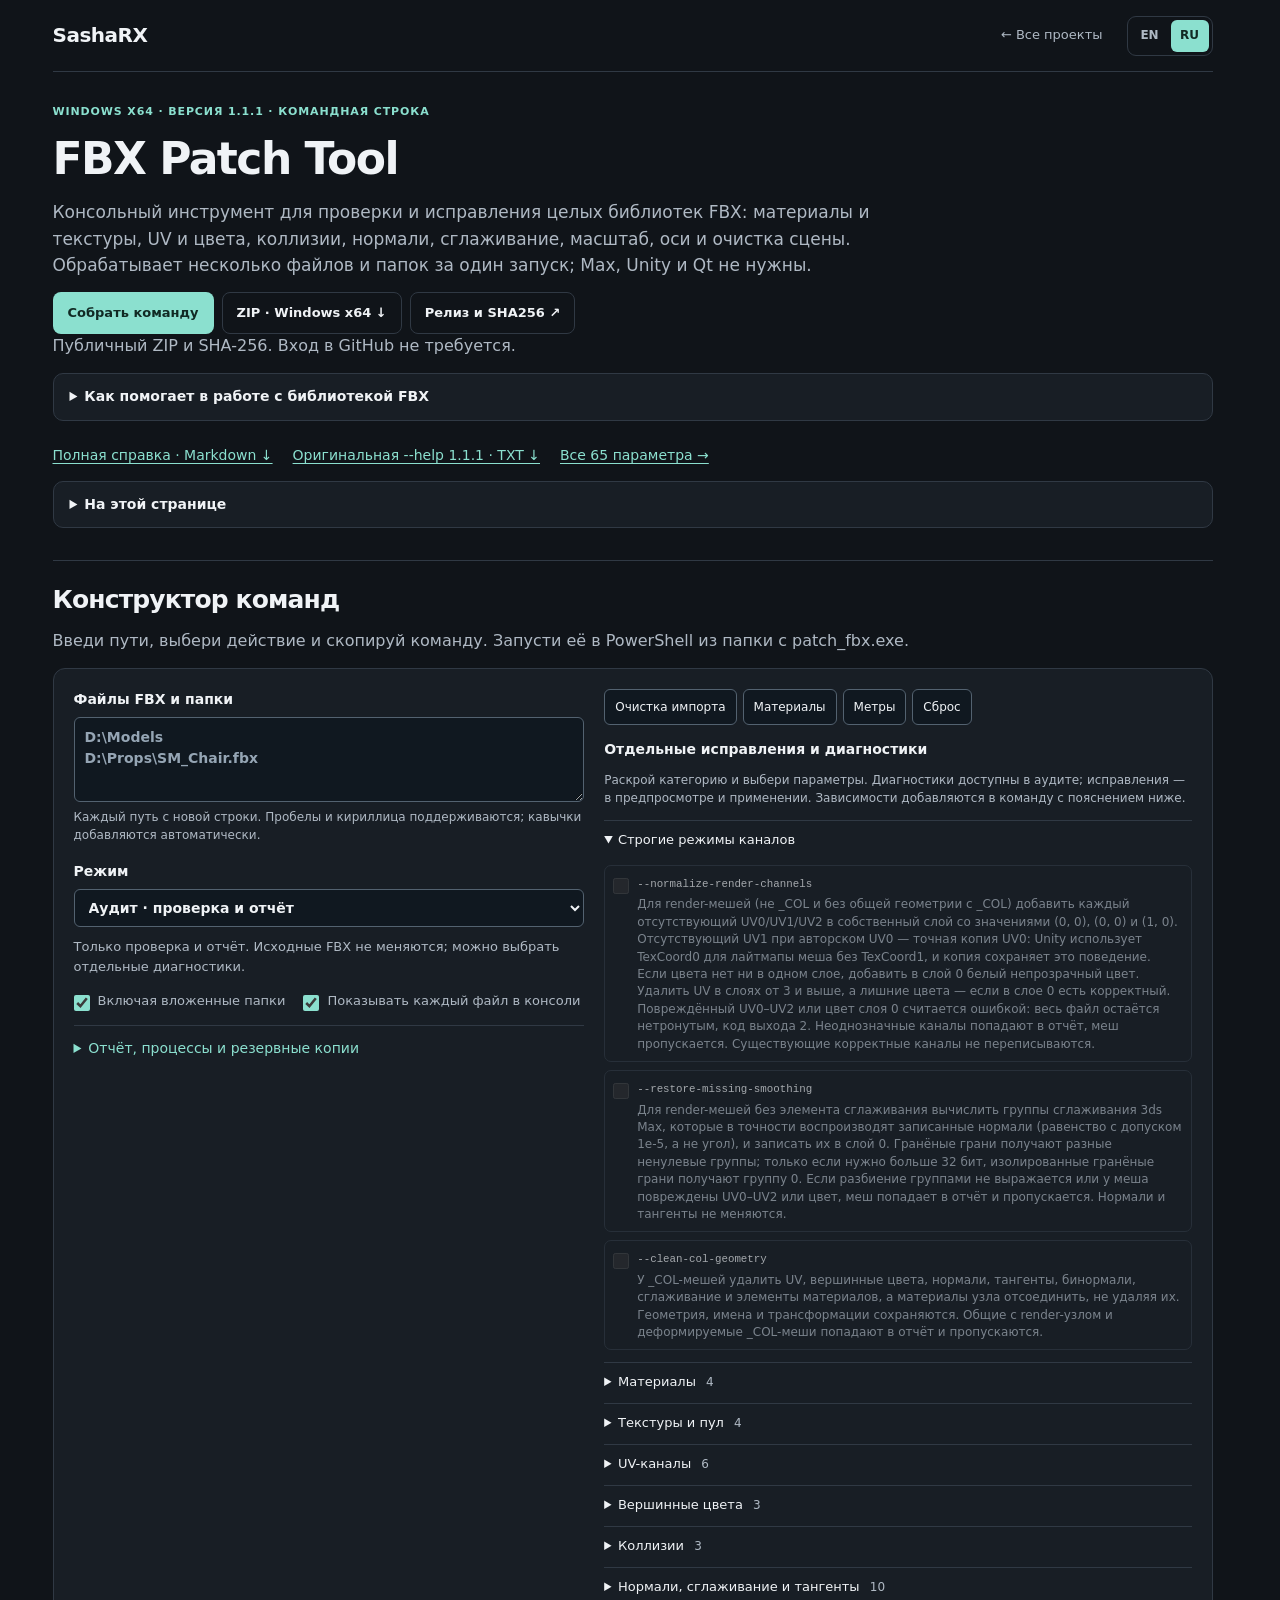
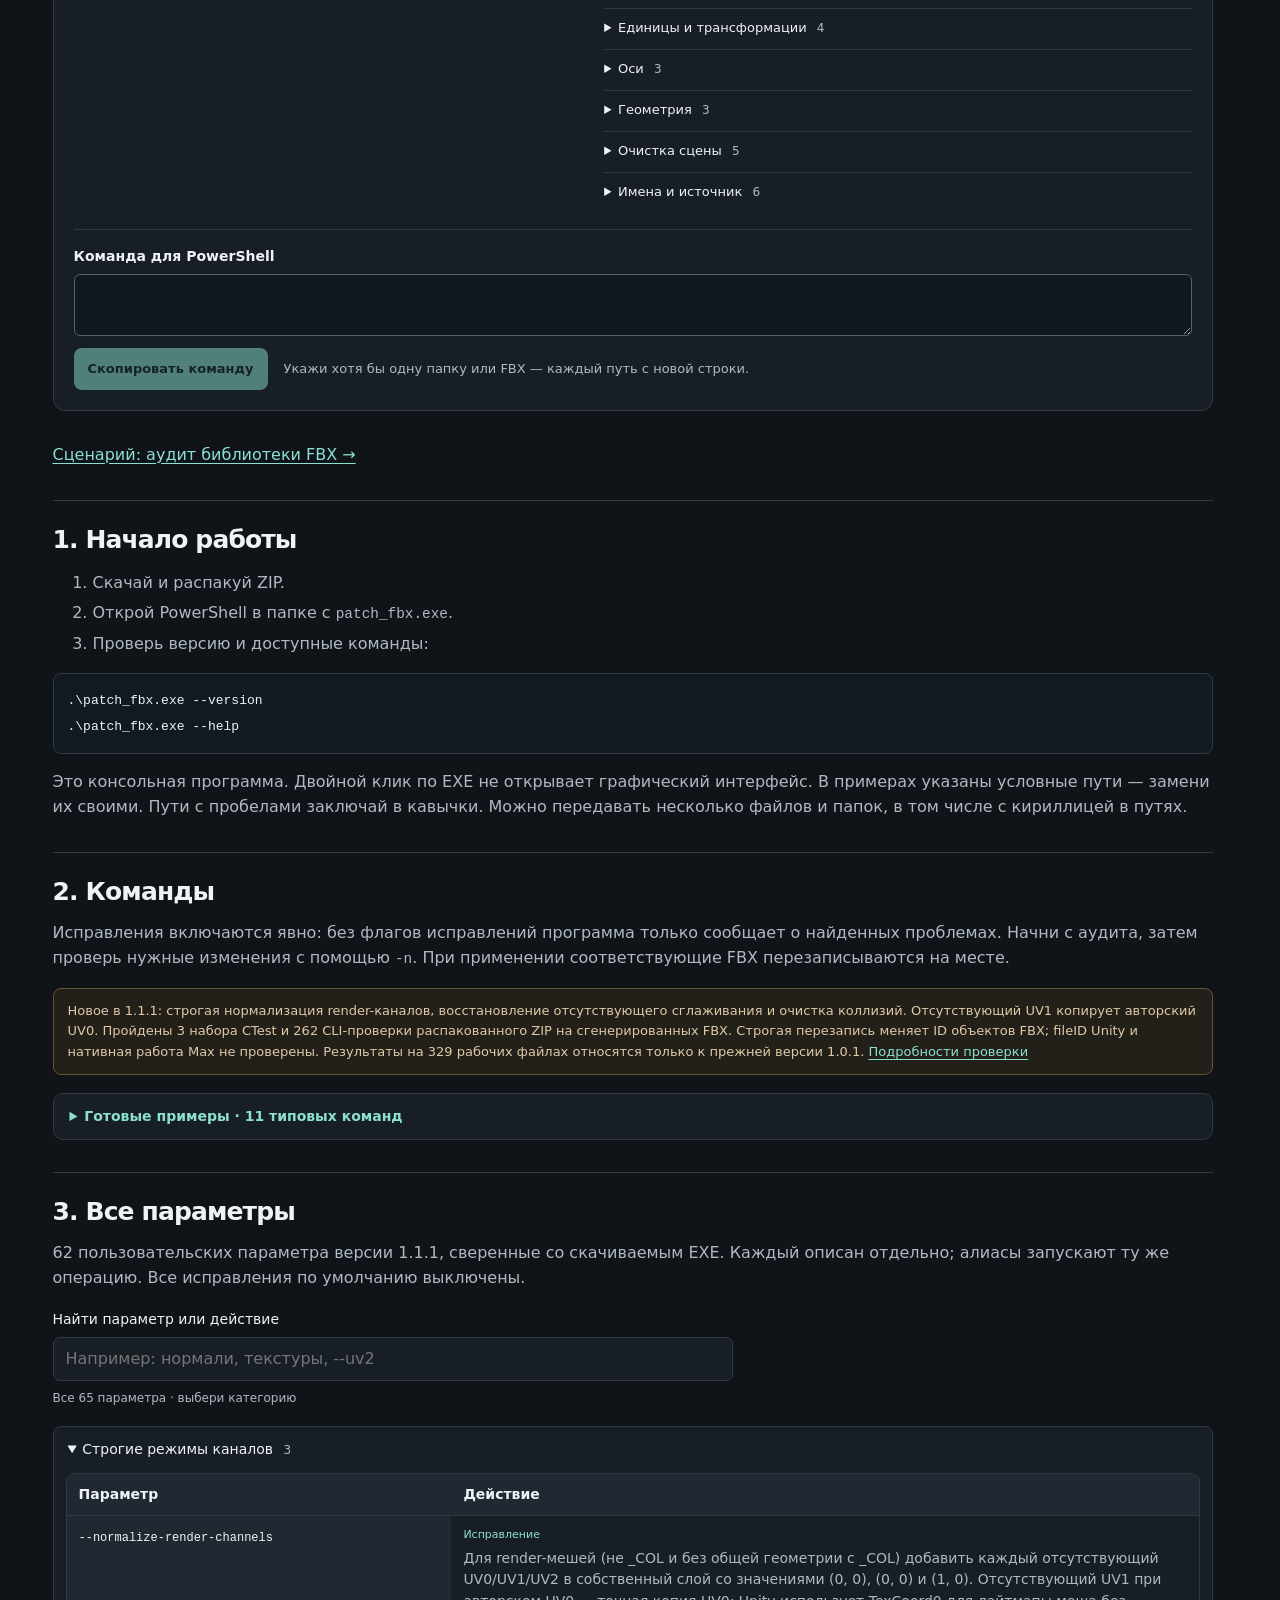
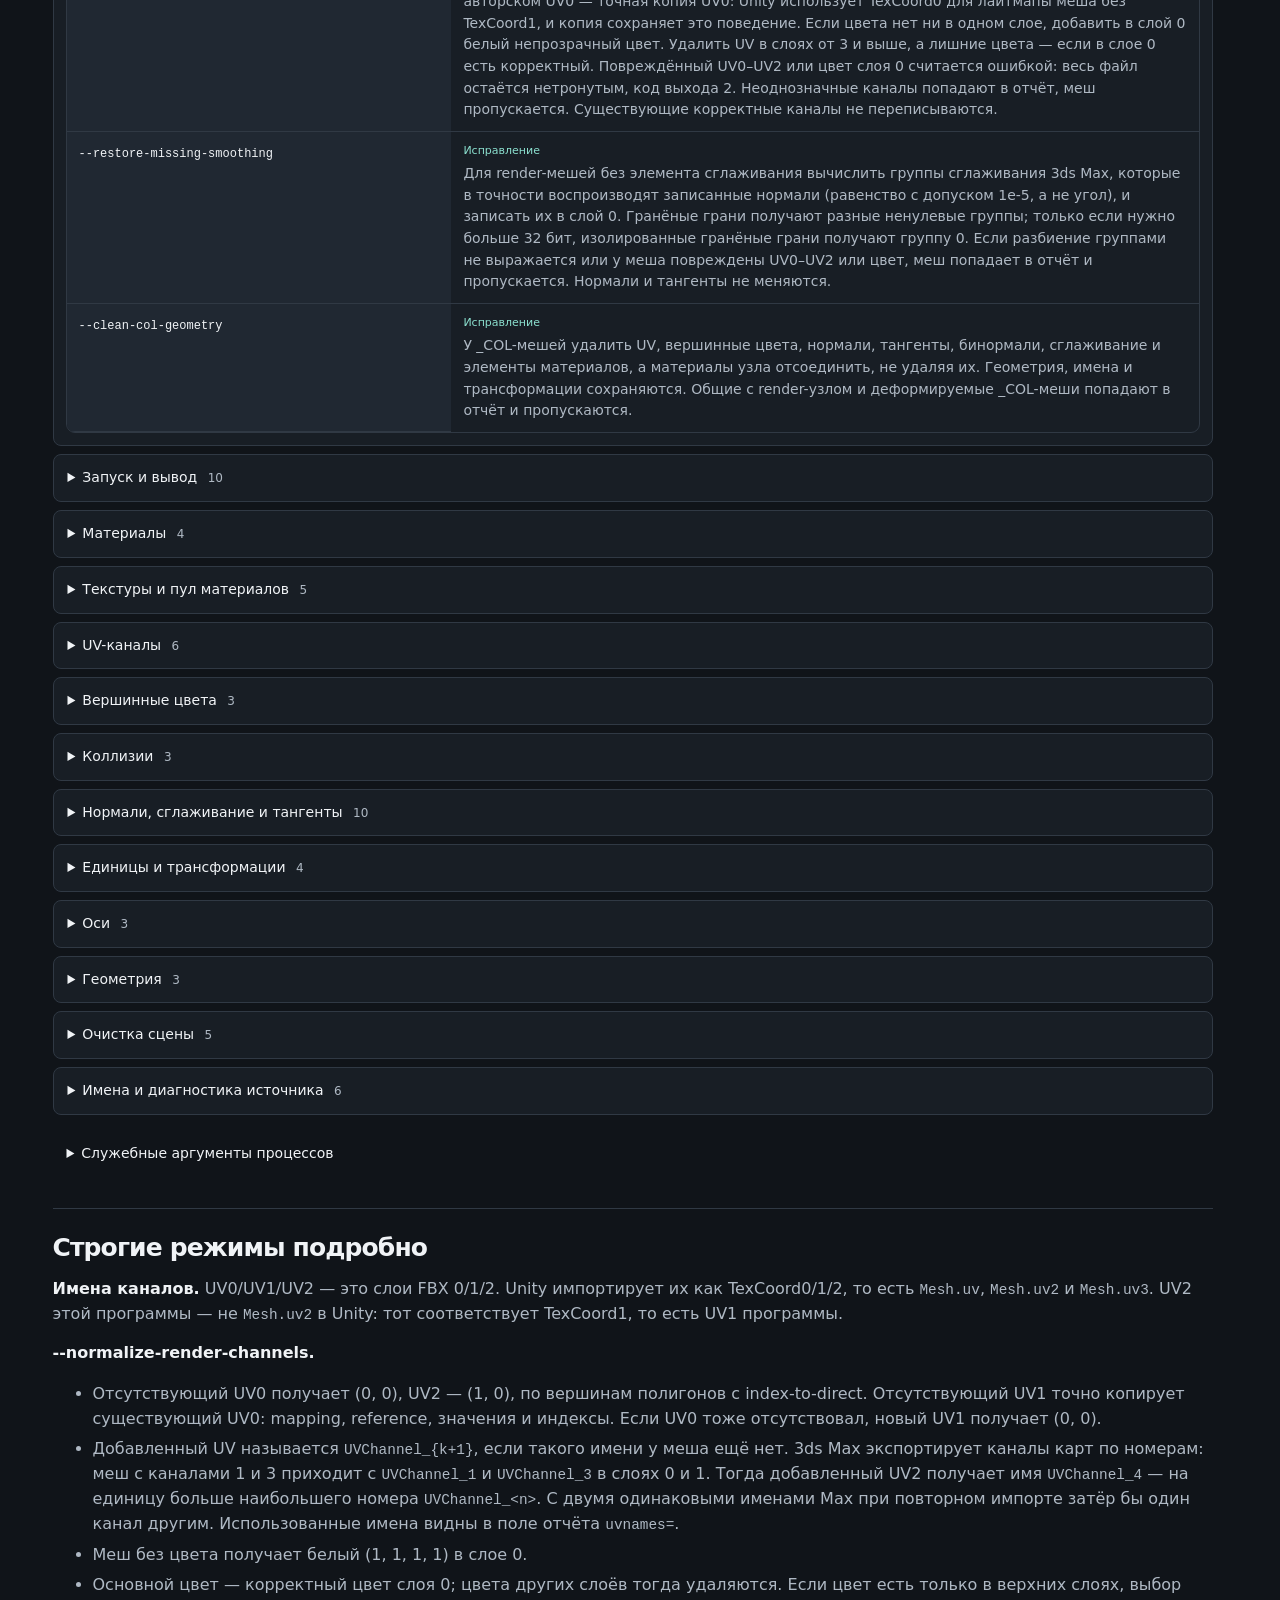
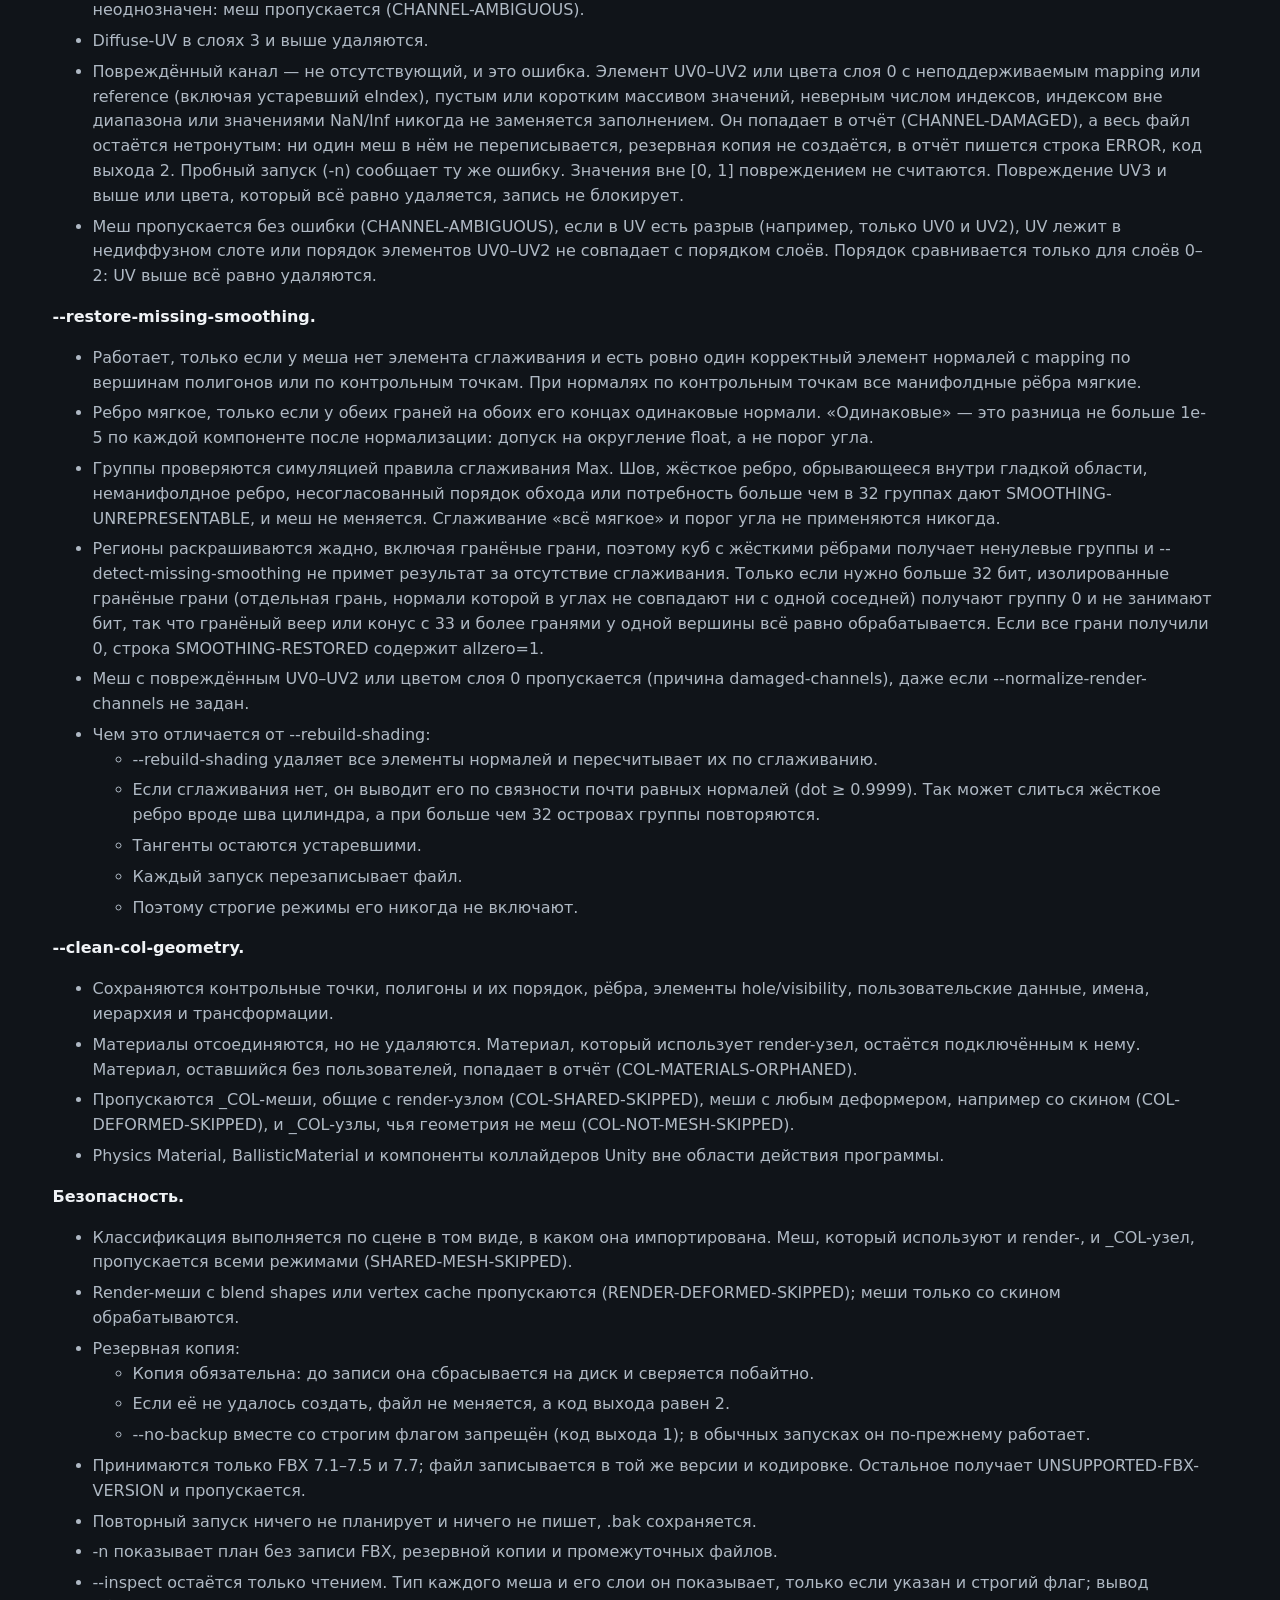
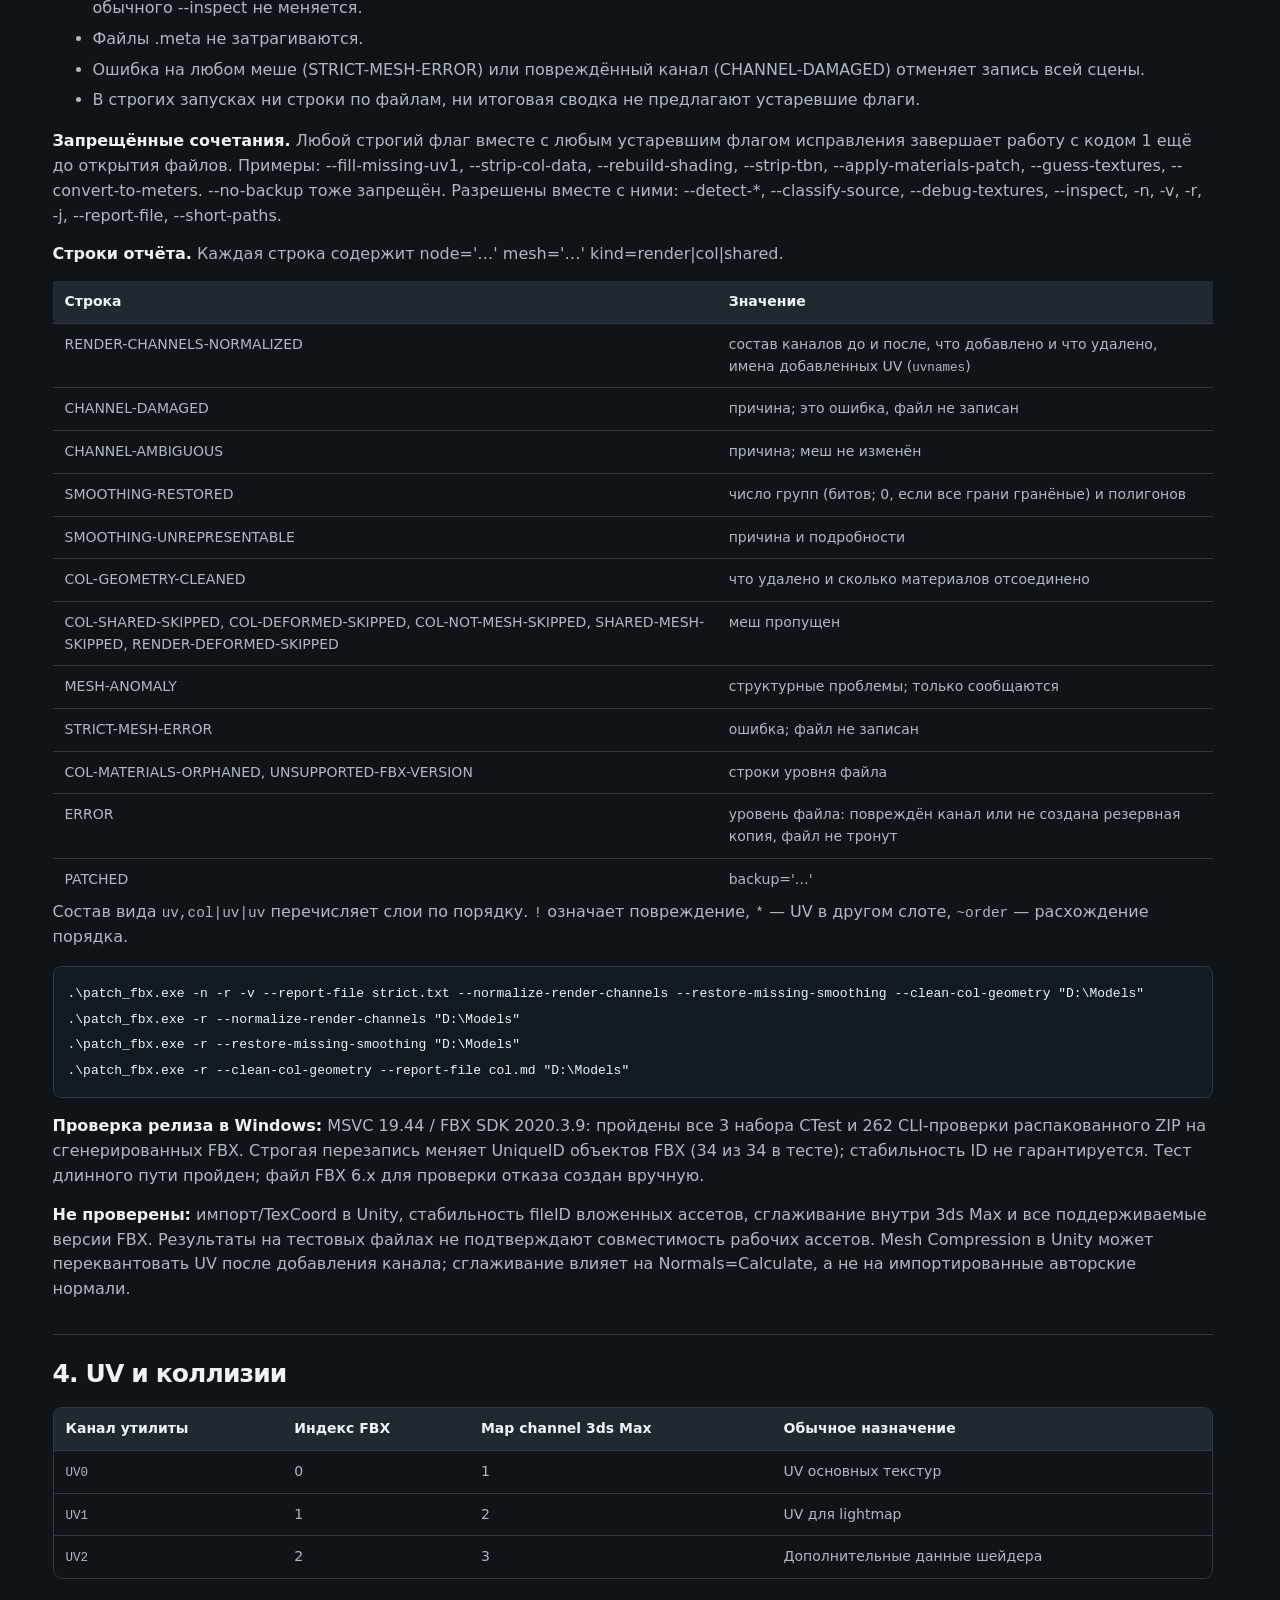
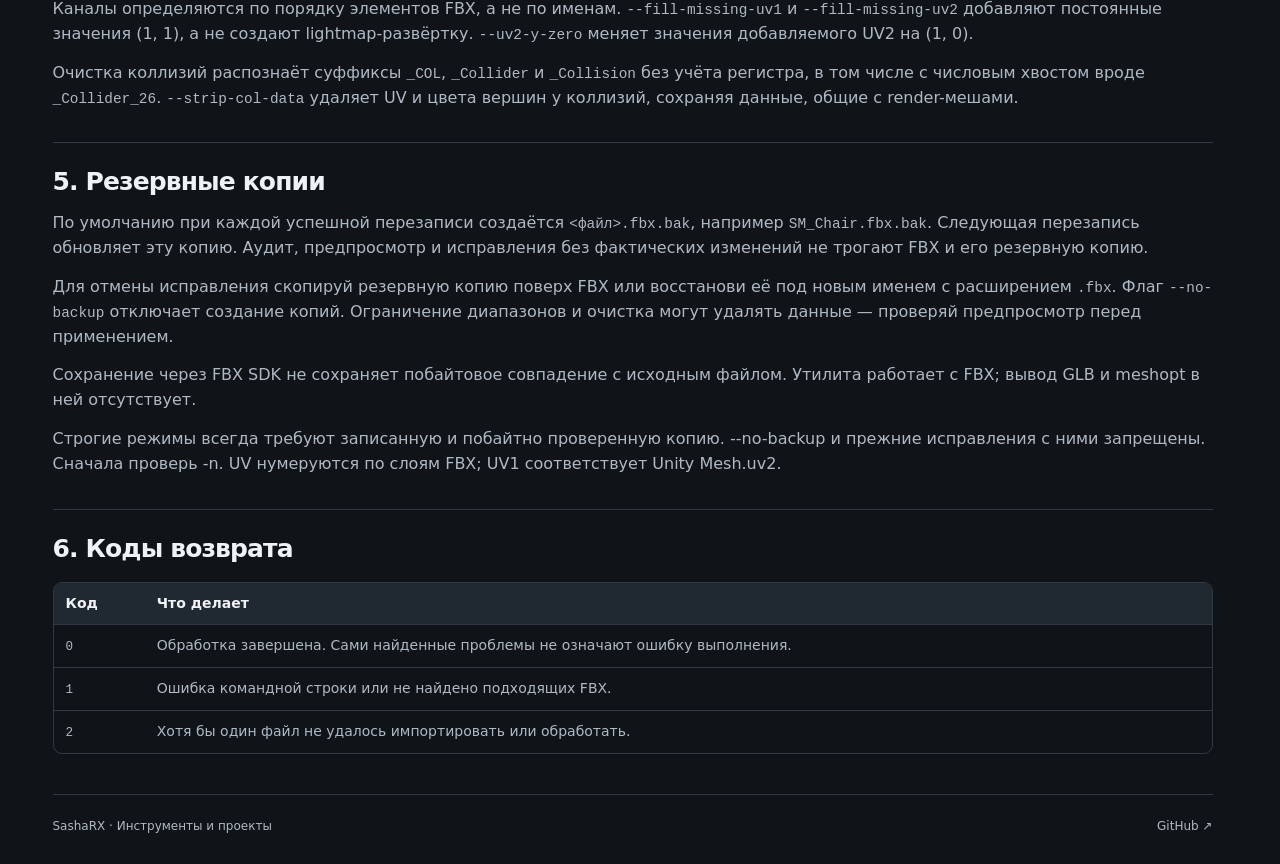
<file: ru/fbx-patch/index.html>
<!DOCTYPE html>

<html lang="ru">
<head>
<meta charset="utf-8"/>
<meta content="width=device-width,initial-scale=1" name="viewport"/>
<title>FBX Patch Tool — конструктор команд и пакетная обработка</title>
<meta content="Собери команду PowerShell для целых папок FBX. Пакетный аудит, предпросмотр исправлений и компактная справка по материалам, UV, коллизиям и единицам." name="description"/>
<link href="https://sasharx.github.io/ru/fbx-patch/" rel="canonical"/>
<link href="https://sasharx.github.io/fbx-patch/" hreflang="en" rel="alternate"/>
<link href="https://sasharx.github.io/ru/fbx-patch/" hreflang="ru" rel="alternate"/>
<link href="https://sasharx.github.io/fbx-patch/" hreflang="x-default" rel="alternate"/>
<meta content="FBX Patch Tool — конструктор команд и пакетная обработка" property="og:title"/>
<meta content="Собери команду PowerShell для целых папок FBX. Пакетный аудит, предпросмотр исправлений и компактная справка по материалам, UV, коллизиям и единицам." property="og:description"/>
<meta content="website" property="og:type"/>
<meta content="https://sasharx.github.io/ru/fbx-patch/" property="og:url"/>
<link href="/assets/site.css?v=20261013" rel="stylesheet"/>
<link href="/fbx-patch/guide.css?v=20261014-full" rel="stylesheet"/>
<link href="/fbx-patch/builder.css?v=20261014-full" rel="stylesheet"/>
<script src="/fbx-patch/command-builder.js?v=20261026-fbx111" type="module"></script>
<script>
(()=>{const key='sasharx.siteLanguage';const locale='ru';const routes={en:'/fbx-patch/',ru:'/ru/fbx-patch/'};
try{if(false&&localStorage.getItem(key)==='ru'){location.replace(routes.ru+location.search+location.hash);return}localStorage.setItem(key,locale)}catch{}
document.addEventListener('DOMContentLoaded',()=>{const links=[...document.querySelectorAll('a[data-language]')];
const update=()=>links.forEach(link=>link.href=routes[link.dataset.language]+location.search+location.hash);update();addEventListener('hashchange',update);
links.forEach(link=>link.addEventListener('click',()=>{try{localStorage.setItem(key,link.dataset.language)}catch{}}));});})();
  </script>
</head>
<body class="fbx-page">
<a class="skip-link" href="#main">К содержимому</a>
<div class="wrap">
<header class="site-header"><a class="brand" href="/ru/">SashaRX</a><div class="header-actions"><a class="back" href="/ru/#projects">← Все проекты</a><nav aria-label="Язык сайта" class="language-switch"><a data-language="en" href="/fbx-patch/" hreflang="en" lang="en">EN</a><a aria-current="true" data-language="ru" href="/ru/fbx-patch/" hreflang="ru" lang="ru">RU</a></nav></div></header>
<main id="main">
<div class="hero"><p class="eyebrow">WINDOWS X64 · ВЕРСИЯ 1.1.1 · КОМАНДНАЯ СТРОКА</p><h1>FBX Patch Tool</h1><p class="lead">Консольный инструмент для проверки и исправления целых библиотек FBX: материалы и текстуры, UV и цвета, коллизии, нормали, сглаживание, масштаб, оси и очистка сцены. Обрабатывает несколько файлов и папок за один запуск; Max, Unity и Qt не нужны.</p><div class="actions"><a class="button" href="#builder">Собрать команду</a><a class="button secondary" href="https://github.com/SashaRX/MaxModelBatch-Releases/releases/download/patch-fbx-v1.1.1/patch_fbx_v1.1.1_Windows_x64.zip">ZIP · Windows x64 ↓</a><a class="button secondary" href="https://github.com/SashaRX/MaxModelBatch-Releases/releases/tag/patch-fbx-v1.1.1">Релиз и SHA256 ↗</a></div><p>Публичный ZIP и SHA-256. Вход в GitHub не требуется.</p><details class="page-contents"><summary>Как помогает в работе с библиотекой FBX</summary><div class="batch-benefits"><p><strong>Найти проблемные файлы</strong>Проверка библиотеки за один запуск: UV, цвета и материалы, а при необходимости — нормали и оси.</p><p><strong>Согласовать очистку</strong>Предпросмотр одинаковых исправлений коллизий, текстур и масштаба для файлов из разных источников.</p><p><strong>Получить общую картину</strong>Несколько папок и вложения за один запуск. Отчёт Markdown группирует найденные проблемы по категориям.</p></div></details></div>
<p class="manual-downloads"><a download="" href="guide.md?v=20261026-fbx111">Полная справка · Markdown ↓</a><a download="" href="/fbx-patch/help-1.1.1.txt">Оригинальная --help 1.1.1 · TXT ↓</a><a href="#options">Все 65 параметра →</a></p>
<details class="page-contents"><summary>На этой странице</summary><nav aria-label="Содержание" class="contents"><a href="#builder">Конструктор команд</a><a href="#install">1. Начало работы</a><a href="#commands">2. Команды</a><a href="#options">3. Параметры</a><a href="#channels">4. UV и коллизии</a><a href="#backups">5. Резервные копии</a><a href="#exit-codes">6. Коды возврата</a><a href="#strict-modes">Строгие режимы каналов</a></nav></details>
<section aria-labelledby="builder-title" id="builder">
<h2 id="builder-title">Конструктор команд</h2>
<p>Введи пути, выбери действие и скопируй команду. Запусти её в PowerShell из папки с patch_fbx.exe.</p>
<noscript><p>Включи JavaScript для конструктора или используй готовые примеры команд ниже.</p></noscript>
<form class="command-builder" hidden="" id="command-builder">
<div class="builder-layout">
<div>
<label class="builder-field" for="builder-paths">Файлы FBX и папки
                <textarea aria-describedby="paths-help" id="builder-paths" name="paths" placeholder="D:\Models
D:\Props\SM_Chair.fbx" rows="3" spellcheck="false"></textarea>
<small id="paths-help">Каждый путь с новой строки. Пробелы и кириллица поддерживаются; кавычки добавляются автоматически.</small>
</label>
<label class="builder-field" for="builder-mode">Режим
                <select aria-describedby="mode-help" id="builder-mode" name="mode"><option value="audit">Аудит · проверка и отчёт</option><option value="inspect">Содержимое · заглянуть в FBX</option><option value="preview">Предпросмотр · план исправлений</option><option value="apply">Применить · перезаписать FBX</option><option value="help">Справка · все команды EXE</option><option value="version">Версия · программа и FBX SDK</option></select>
</label>
<p class="mode-help" id="mode-help"></p>
<div class="builder-inline">
<label class="builder-check"><input checked="" name="recursive" type="checkbox"/>Включая вложенные папки</label>
<label class="builder-check"><input checked="" name="verbose" type="checkbox"/>Показывать каждый файл в консоли</label>
</div>
<details class="builder-advanced">
<summary>Отчёт, процессы и резервные копии</summary>
<label class="builder-field" for="builder-report">Путь к отчёту (необязательно)
                  <input aria-describedby="report-help" id="builder-report" name="report" spellcheck="false" type="text" value="audit.md"/>
<small id="report-help">Пустое поле — только вывод в консоль. Существующий отчёт перезаписывается.</small>
</label>
<label class="builder-field" for="builder-jobs">Параллельные процессы
                  <input aria-describedby="jobs-help" id="builder-jobs" max="64" min="1" name="jobs" step="1" type="number" value="4"/>
<small id="jobs-help">Начни с 4. Для очень больших файлов или при нехватке памяти уменьши число.</small>
</label>
<label class="builder-check"><input name="shortPaths" type="checkbox"/>Короткие пути от Assets / Content</label>
<label class="builder-check"><input name="noBackup" type="checkbox"/>Без .fbx.bak при применении (по умолчанию выключено)</label>
</details>
</div>
<div>
<div class="builder-presets"><button data-preset="cleanup" type="button">Очистка импорта</button><button data-preset="materials" type="button">Материалы</button><button data-preset="units" type="button">Метры</button><button data-preset="reset" type="button">Сброс</button></div>
<fieldset class="repair-options" id="repair-options"><legend>Отдельные исправления и диагностики</legend><p class="flag-hint">Раскрой категорию и выбери параметры. Диагностики доступны в аудите; исправления — в предпросмотре и применении. Зависимости добавляются в команду с пояснением ниже.</p>
<details class="builder-option-group" open=""><summary>Строгие режимы каналов <span class="selected-count"></span></summary><div class="flag-choices"><label class="builder-check"><input name="flag" type="checkbox" value="--normalize-render-channels"/><span><strong><code>--normalize-render-channels</code></strong><small>Для render-мешей (не _COL и без общей геометрии с _COL) добавить каждый отсутствующий UV0/UV1/UV2 в собственный слой со значениями (0, 0), (0, 0) и (1, 0). Отсутствующий UV1 при авторском UV0 — точная копия UV0: Unity использует TexCoord0 для лайтмапы меша без TexCoord1, и копия сохраняет это поведение. Если цвета нет ни в одном слое, добавить в слой 0 белый непрозрачный цвет. Удалить UV в слоях от 3 и выше, а лишние цвета — если в слое 0 есть корректный. Повреждённый UV0–UV2 или цвет слоя 0 считается ошибкой: весь файл остаётся нетронутым, код выхода 2. Неоднозначные каналы попадают в отчёт, меш пропускается. Существующие корректные каналы не переписываются.</small></span></label><label class="builder-check"><input name="flag" type="checkbox" value="--restore-missing-smoothing"/><span><strong><code>--restore-missing-smoothing</code></strong><small>Для render-мешей без элемента сглаживания вычислить группы сглаживания 3ds Max, которые в точности воспроизводят записанные нормали (равенство с допуском 1e-5, а не угол), и записать их в слой 0. Гранёные грани получают разные ненулевые группы; только если нужно больше 32 бит, изолированные гранёные грани получают группу 0. Если разбиение группами не выражается или у меша повреждены UV0–UV2 или цвет, меш попадает в отчёт и пропускается. Нормали и тангенты не меняются.</small></span></label><label class="builder-check"><input name="flag" type="checkbox" value="--clean-col-geometry"/><span><strong><code>--clean-col-geometry</code></strong><small>У _COL-мешей удалить UV, вершинные цвета, нормали, тангенты, бинормали, сглаживание и элементы материалов, а материалы узла отсоединить, не удаляя их. Геометрия, имена и трансформации сохраняются. Общие с render-узлом и деформируемые _COL-меши попадают в отчёт и пропускаются.</small></span></label></div></details><details class="builder-option-group"><summary>Материалы <span class="group-total">4</span><span class="selected-count"></span></summary><div class="flag-choices">
<label class="builder-check"><input name="flag" type="checkbox" value="--apply-materials-patch"/><span><strong><code>--apply-materials-patch</code></strong><small>Включить шейдинг render-мешей, заполнить пустые относительные пути текстур и привязать diffuse к UV0. Конфликтующие общие привязки отмечаются и сохраняются. По умолчанию исправления выключены.</small></span></label>
<label class="builder-check"><input name="flag" type="checkbox" value="--fix-mat-layers"/><span><strong><code>--fix-mat-layers</code></strong><small>Исправить слои материалов render-мешей: перенести корректное назначение в слой 0 и убрать заглушки eNone. Геометрические каналы сохраняются.</small></span></label>
<label class="builder-check"><input name="flag" type="checkbox" value="--upgrade-material-to-phong"/><span><strong><code>--upgrade-material-to-phong</code></strong><small>Преобразовать Lambert и общие материалы в Phong с сохранением имени, diffuse и его текстуры; specular/reflection обнуляются.</small></span></label>
<label class="builder-check"><input name="flag" type="checkbox" value="--create-default-material-from-pool"/><span><strong><code>--create-default-material-from-pool</code></strong><small>Создать Phong для render-мешей без материала на основе самой частой записи пула. Нужны --material-pool и подходящий материал-донор среди входных FBX.</small></span></label>
</div></details>
<details class="builder-option-group"><summary>Текстуры и пул <span class="group-total">4</span><span class="selected-count"></span></summary><div class="flag-choices">
<label class="builder-check"><input name="flag" type="checkbox" value="--guess-textures"/><span><strong><code>--guess-textures</code></strong><small>Найти отсутствующий diffuse по имени материала, например M_Chair → T_Chair_Albedo. Поиск в папке FBX, соседних Textures, зеркальных путях Meshes/Textures и указанном корне текстур.</small></span></label>
<label class="builder-check"><input name="flag" type="checkbox" value="--rebind-missing-textures"/><span><strong><code>--rebind-missing-textures</code></strong><small>Повторно найти diffuse для существующих подключений с нерабочими путями. Требует --guess-textures; без него перепривязка не выполняется.</small></span></label>
<label class="builder-check"><input name="flag" type="checkbox" value="--material-pool"/><span><strong><code>--material-pool</code></strong><small>Сначала собрать пул из всех входных FBX: самая частая diffuse-текстура для каждого имени материала. Используется --guess-textures или --create-default-material-from-pool; добавляет проход анализа.</small></span></label>
<label class="builder-check"><input name="flag" type="checkbox" value="--debug-textures"/><span><strong><code>--debug-textures</code></strong><small>Печатать имена кандидатов для материалов без найденной текстуры. Требует --guess-textures; режим предпросмотра позволяет проверить поиск без записи.</small></span></label>
</div></details>
<details class="builder-option-group"><summary>UV-каналы <span class="group-total">6</span><span class="selected-count"></span></summary><div class="flag-choices">
<label class="builder-check"><input name="flag" type="checkbox" value="--clamp-uv1"/><span><strong><code>--clamp-uv1</code></strong><small>Ограничить второй UV-канал (индекс FBX 1) диапазоном [0, 1]. Координаты вне диапазона теряются; развёртка не создаётся.</small></span></label>
<label class="builder-check"><input name="flag" type="checkbox" value="--clamp-uv2"/><span><strong><code>--clamp-uv2</code></strong><small>Ограничить третий UV-канал (индекс FBX 2) диапазоном [0, 1]. Не создаёт развёртку и не пакует острова.</small></span></label>
<label class="builder-check"><input name="flag" type="checkbox" value="--fill-missing-uv1"/><span><strong><code>--fill-missing-uv1</code></strong><small>Добавить render-мешам отсутствующий второй UV-канал с постоянным (1, 1). Это данные для шейдера, а не генерация lightmap-развёртки.</small></span></label>
<label class="builder-check"><input name="flag" type="checkbox" value="--fill-missing-uv2"/><span><strong><code>--fill-missing-uv2</code></strong><small>Добавить render-мешам отсутствующий третий UV-канал с постоянным (1, 1). Существующий UV2 сохраняется.</small></span></label>
<label class="builder-check"><input name="flag" type="checkbox" value="--uv2-y-zero"/><span><strong><code>--uv2-y-zero</code></strong><small>При создании канала через --fill-missing-uv2 использовать (1, 0) вместо (1, 1). Существующий UV2 не меняется.</small></span></label>
<label class="builder-check"><input name="flag" type="checkbox" value="--strip-broken-uv-layers"/><span><strong><code>--strip-broken-uv-layers</code></strong><small>Убрать пустые или повреждённые UV-элементы и таблицы индексов. Выполняется до заполнения отсутствующих UV; действует и на коллизии.</small></span></label>
</div></details>
<details class="builder-option-group"><summary>Вершинные цвета <span class="group-total">3</span><span class="selected-count"></span></summary><div class="flag-choices">
<label class="builder-check"><input name="flag" type="checkbox" value="--fill-missing-vcolor"/><span><strong><code>--fill-missing-vcolor</code></strong><small>Заполнить отсутствующие вершинные цвета белым непрозрачным RGBA (1, 1, 1, 1).</small></span></label>
<label class="builder-check"><input name="flag" type="checkbox" value="--clamp-vcolor"/><span><strong><code>--clamp-vcolor</code></strong><small>Ограничить существующие компоненты RGBA вершинных цветов диапазоном [0, 1].</small></span></label>
<label class="builder-check"><input name="flag" type="checkbox" value="--strip-extra-vcolor-layers"/><span><strong><code>--strip-extra-vcolor-layers</code></strong><small>Оставить один слой вершинных цветов на render-мешах. Если слой 0 пуст, сначала сохранить в нём первый непустой верхний слой, затем убрать лишние.</small></span></label>
</div></details>
<details class="builder-option-group"><summary>Коллизии <span class="group-total">3</span><span class="selected-count"></span></summary><div class="flag-choices">
<label class="builder-check"><input name="flag" type="checkbox" value="--strip-col-data"/><span><strong><code>--strip-col-data</code></strong><small>Убрать UV и вершинные цвета коллизий. Данные, общие с render-мешами, сохраняются. Геометрия коллизий не удаляется.</small></span></label>
<label class="builder-check"><input name="flag" type="checkbox" value="--strip-col-mat-layers"/><span><strong><code>--strip-col-mat-layers</code></strong><small>Исправить повреждённые заглушки слоёв материалов именно на коллизиях, которые пропускает --fix-mat-layers.</small></span></label>
<label class="builder-check"><input name="flag" type="checkbox" value="--replace-col-placeholder-materials"/><span><strong><code>--replace-col-placeholder-materials</code></strong><small>Заменить заглушки Lit/Default/Material коллизий материалом render-меша из того же FBX. Без подходящего донора замена не выполняется.</small></span></label>
</div></details>
<details class="builder-option-group"><summary>Нормали, сглаживание и тангенты <span class="group-total">10</span><span class="selected-count"></span></summary><div class="flag-choices">
<label class="builder-check"><input name="flag" type="checkbox" value="--detect-broken-normals"/><span><strong><code>--detect-broken-normals</code></strong><small>Найти отсутствующие, нечисловые или почти нулевые нормали render-мешей. Не перестраивает их.</small></span></label>
<label class="builder-check"><input name="flag" type="checkbox" value="--detect-missing-smoothing"/><span><strong><code>--detect-missing-smoothing</code></strong><small>Найти отсутствие сглаживания в слое 0 или полностью нулевые группы, где все рёбра жёсткие.</small></span></label>
<label class="builder-check"><input name="flag" type="checkbox" value="--detect-faceted-normals"/><span><strong><code>--detect-faceted-normals</code></strong><small>Сравнить нормали углов с геометрическими нормалями граней и выявить плоское сглаживание. Задуманные жёсткие рёбра не меняет.</small></span></label>
<label class="builder-check"><input name="flag" type="checkbox" value="--detect-broken-tbn"/><span><strong><code>--detect-broken-tbn</code></strong><small>Найти render-меши с явными тангентами и смешанным направлением UV — возможную проблему знака на зеркальных островах. Это не общая проверка всех тангентов.</small></span></label>
<label class="builder-check"><input name="flag" type="checkbox" value="--strip-tangents-binormals"/><span><strong><code>--strip-tangents-binormals</code></strong><small>Удалить слои тангентов и бинормалей для пересчёта при импорте. Нормали, сглаживание и UV сохраняются.</small></span></label>
<label class="builder-check"><input name="flag" type="checkbox" value="--bake-tangents"/><span><strong><code>--bake-tangents</code></strong><small>Создать тангенты/бинормали FBX SDK по UV0 с ignoreTangentFlip=true; коллизии пропускаются. При совместном выборе удаление выполняется раньше. В Unity использовать Tangents: Import.</small></span></label>
<label class="builder-check"><input name="flag" type="checkbox" value="--rebuild-normals-from-smoothing"/><span><strong><code>--rebuild-normals-from-smoothing</code></strong><small>Пересчитать нормали углов render-мешей по существующим группам сглаживания полигонов. Без слоя сглаживания не работает.</small></span></label>
<label class="builder-check"><input name="flag" type="checkbox" value="--rebuild-shading"/><span><strong><code>--rebuild-shading</code></strong><small>Использовать корректные группы сглаживания либо восстановить их по совпадающим нормалям углов, затем пересчитать нормали. Нужны пригодные данные сглаживания или нормалей.</small></span></label>
<label class="builder-check"><input name="flag" type="checkbox" value="--rebuild-shading-from-uv"/><span><strong><code>--rebuild-shading-from-uv</code></strong><small>Восстановить сглаживание по островам UV0: UV-швы становятся жёсткими границами, затем пересчитываются нормали. Подходит, когда UV-швы соответствуют задуманным границам сглаживания.</small></span></label>
<label class="builder-check"><input name="flag" type="checkbox" value="--fix-normal-w"/><span><strong><code>--fix-normal-w</code></strong><small>Обнулить однородную компоненту W у нормалей. Компоненты XYZ не пересчитываются.</small></span></label>
</div></details>
<details class="builder-option-group"><summary>Единицы и трансформации <span class="group-total">4</span><span class="selected-count"></span></summary><div class="flag-choices">
<label class="builder-check"><input name="flag" type="checkbox" value="--convert-to-meters"/><span><strong><code>--convert-to-meters</code></strong><small>Перевести системные единицы сцены в метры через FBX SDK. Для единичного масштаба узлов можно дополнить запеканием scale.</small></span></label>
<label class="builder-check"><input name="flag" type="checkbox" value="--bake-non-identity-scale"/><span><strong><code>--bake-non-identity-scale</code></strong><small>Запечь накопленный scale в вершины и позиции детей, сбросить локальный scale в (1, 1, 1). Неравномерный scale родителей с поворотом может дать сдвиг формы; pivot и Geometric* не запекаются.</small></span></label>
<label class="builder-check"><input name="flag" type="checkbox" value="--bake-geometric-transforms"/><span><strong><code>--bake-geometric-transforms</code></strong><small>Запечь FBX GeometricTranslation/Rotation/Scaling в вершины меша и сбросить эти свойства. Это отдельная операция от локального Transform узла.</small></span></label>
<label class="builder-check"><input name="flag" type="checkbox" value="--detect-negative-scale"/><span><strong><code>--detect-negative-scale</code></strong><small>Найти накопленный scale с отрицательным определителем: нечётное число перевёрнутых осей. Порядок вершин полигонов не исправляет.</small></span></label>
</div></details>
<details class="builder-option-group"><summary>Оси <span class="group-total">3</span><span class="selected-count"></span></summary><div class="flag-choices">
<label class="builder-check"><input name="flag" type="checkbox" value="--detect-broken-axis"/><span><strong><code>--detect-broken-axis</code></strong><small>Проверить заголовок осей/единиц и отсутствующие отметки конвертации. Сообщает о подозрительных метаданных, но не конвертирует сцену.</small></span></label>
<label class="builder-check"><input name="flag" type="checkbox" value="--detect-axis-mismatch"/><span><strong><code>--detect-axis-mismatch</code></strong><small>Сравнить геометрические и записанные нормали render-мешей для поиска несогласованности координат. Это эвристика, а не доказательство исходной системы осей.</small></span></label>
<label class="builder-check"><input name="flag" type="checkbox" value="--fix-axis-system"/><span><strong><code>--fix-axis-system</code></strong><small>Исправить поддерживаемые ошибки заголовка/данных осей и привести к Y-up. Автоматически включает обе проверки осей. Меняет трансформации, вершины и нормали; внимательно проверить предпросмотр.</small></span></label>
</div></details>
<details class="builder-option-group"><summary>Геометрия <span class="group-total">3</span><span class="selected-count"></span></summary><div class="flag-choices">
<label class="builder-check"><input name="flag" type="checkbox" value="--remove-orphan-vertices"/><span><strong><code>--remove-orphan-vertices</code></strong><small>Удалить вершины, не используемые полигонами, и перенумеровать затронутые данные слоёв.</small></span></label>
<label class="builder-check"><input name="flag" type="checkbox" value="--remove-degenerate-polys"/><span><strong><code>--remove-degenerate-polys</code></strong><small>Удалить некорректные полигоны с недостатком/повтором вершин и треугольники нулевой площади.</small></span></label>
<label class="builder-check"><input name="flag" type="checkbox" value="--strip-empty-meshes"/><span><strong><code>--strip-empty-meshes</code></strong><small>Удалить узлы, у которых меш не содержит вершин или полигонов.</small></span></label>
</div></details>
<details class="builder-option-group"><summary>Очистка сцены <span class="group-total">5</span><span class="selected-count"></span></summary><div class="flag-choices">
<label class="builder-check"><input name="flag" type="checkbox" value="--strip-animation"/><span><strong><code>--strip-animation</code></strong><small>Удалить стеки, слои, узлы кривых и кривые анимации. Очистка статичных моделей; анимация теряется.</small></span></label>
<label class="builder-check"><input name="flag" type="checkbox" value="--strip-embedded-media"/><span><strong><code>--strip-embedded-media</code></strong><small>Удалить встроенные байты текстур из FBX. Для импорта сохранить доступные внешние текстуры.</small></span></label>
<label class="builder-check"><input name="flag" type="checkbox" value="--strip-non-mesh-nodes"/><span><strong><code>--strip-non-mesh-nodes</code></strong><small>Удалить камеры, свет, скелеты и другие не-мешевые атрибуты; сохранить иерархию mesh/null. Подходит статичным моделям, а не как набор очистки анимированных скелетов.</small></span></label>
<label class="builder-check"><input name="flag" type="checkbox" value="--strip-hidden-nodes"/><span><strong><code>--strip-hidden-nodes</code></strong><small>Удалить узлы, скрытые свойством FBX Visibility. Скрытые коллизии сохраняются.</small></span></label>
<label class="builder-check"><input name="flag" type="checkbox" value="--strip-empty-dummies"/><span><strong><code>--strip-empty-dummies</code></strong><small>Удалить конечные null/dummy без детей с единичным Transform. Непустые группы и трансформированные хелперы сохраняются.</small></span></label>
</div></details>
<details class="builder-option-group"><summary>Имена и источник <span class="group-total">6</span><span class="selected-count"></span></summary><div class="flag-choices">
<label class="builder-check"><input name="flag" type="checkbox" value="--restore-mesh-names-from-node"/><span><strong><code>--restore-mesh-names-from-node</code></strong><small>Заменить общие имена атрибутов мешей (Scene, Geometry, Mesh и т. п.) именем владеющего узла. Сам узел не переименовывается.</small></span></label>
<label class="builder-check"><input name="flag" type="checkbox" value="--restore-texture-names-from-file"/><span><strong><code>--restore-texture-names-from-file</code></strong><small>Заменить стандартные имена объектов текстур вроде DiffuseColor_Texture именем файла без расширения. Файлы текстур не переименовываются.</small></span></label>
<label class="builder-check"><input name="flag" type="checkbox" value="--detect-non-ascii-names"/><span><strong><code>--detect-non-ascii-names</code></strong><small>Найти кириллицу/CJK, недопустимые для Windows и управляющие символы в именах, каналах и путях текстур. Проверка совместимости пайплайна, а не качества имён.</small></span></label>
<label class="builder-check"><input name="flag" type="checkbox" value="--detect-modified"/><span><strong><code>--detect-modified</code></strong><small>Отметить пустые/отсутствующие метаданные приложения как возможное пересохранение. Не доказывает факт редактирования.</small></span></label>
<label class="builder-check"><input name="flag" type="checkbox" value="--detect-unity-modified"/><span><strong><code>--detect-unity-modified</code></strong><small>Найти Unity в метаданных исходного или последнего сохранявшего приложения/производителя.</small></span></label>
<label class="builder-check"><input name="flag" type="checkbox" value="--classify-source"/><span><strong><code>--classify-source</code></strong><small>Сгруппировать по метаданным источника: пусто, Blender, стандартные Max/Maya, Unity FBX, собственный Max SDK или другое приложение. Добавляет категории SOURCE-* в отчёт.</small></span></label>
</div></details>
</fieldset>
<label class="builder-field" for="builder-textures" hidden="" id="texture-field">Папка текстур (необязательно)
                <input aria-describedby="textures-help" id="builder-textures" name="textureRoot" placeholder="D:\Textures" spellcheck="false" type="text"/>
<small id="textures-help">Дополнительное место поиска diffuse-текстур; сначала проверяется папка FBX.</small>
</label>
</div>
</div>
<div class="command-result">
<label class="builder-field" for="generated-command">Команда для PowerShell
              <textarea id="generated-command" readonly="" rows="2" spellcheck="false"></textarea>
</label>
<div class="copy-row">
<button class="button" disabled="" id="copy-command" type="button">Скопировать команду</button>
<p aria-atomic="true" aria-live="polite" id="builder-status" role="status"></p>
</div>
</div>
</form>
</section>
<p><a href="/ru/workflows/#fbx-audit">Сценарий: аудит библиотеки FBX →</a></p><section aria-labelledby="install-title" id="install"><h2 id="install-title">1. Начало работы</h2><ol><li>Скачай и распакуй ZIP.</li><li>Открой PowerShell в папке с <code>patch_fbx.exe</code>.</li><li>Проверь версию и доступные команды:</li></ol><pre><code>.\patch_fbx.exe --version
.\patch_fbx.exe --help</code></pre><p>Это консольная программа. Двойной клик по EXE не открывает графический интерфейс. В примерах указаны условные пути — замени их своими. Пути с пробелами заключай в кавычки. Можно передавать несколько файлов и папок, в том числе с кириллицей в путях.</p></section>
<section aria-labelledby="commands-title" id="commands"><h2 id="commands-title">2. Команды</h2><p>Исправления включаются явно: без флагов исправлений программа только сообщает о найденных проблемах. Начни с аудита, затем проверь нужные изменения с помощью <code>-n</code>. При применении соответствующие FBX перезаписываются на месте.</p><div class="notice"><p>Новое в 1.1.1: строгая нормализация render-каналов, восстановление отсутствующего сглаживания и очистка коллизий. Отсутствующий UV1 копирует авторский UV0. Пройдены 3 набора CTest и 262 CLI-проверки распакованного ZIP на сгенерированных FBX. Строгая перезапись меняет ID объектов FBX; fileID Unity и нативная работа Max не проверены. Результаты на 329 рабочих файлах относятся только к прежней версии 1.0.1. <a href="/fbx-patch/validation.md">Подробности проверки</a></p></div><details class="command-examples"><summary>Готовые примеры · 11 типовых команд</summary><article class="command"><h3>Проверить папку моделей</h3><p>Проверка всех вложенных папок, вывод результатов по файлам и отчёт Markdown. Флаги исправлений не включены, поэтому FBX остаются без изменений.</p><pre><code>.\patch_fbx.exe -r -v --report-file audit.md "D:\Models"</code></pre></article>
<article class="command"><h3>Посмотреть содержимое одного FBX</h3><p>Просмотр данных сцены, мешей и материалов. Этот режим всегда оставляет FBX без изменений, даже если переданы флаги исправлений.</p><pre><code>.\patch_fbx.exe --inspect "D:\Models\SM_Chair.fbx"</code></pre></article>
<article class="command"><h3>Предпросмотр очистки коллизий и тангенсов</h3><p>Показать планируемые исправления без записи FBX и резервных копий: удалить тангенсы/бинормали и UV/цвета вершин у мешей коллизий.</p><pre><code>.\patch_fbx.exe -n -r --strip-tbn --strip-col-data "D:\Models"</code></pre></article>
<article class="command"><h3>Применить проверенную очистку</h3><p>Та же команда без -n применяет найденные исправления в исходных файлах. Для каждого перезаписанного FBX по умолчанию создаётся копия .fbx.bak.</p><pre><code>.\patch_fbx.exe -r --strip-tbn --strip-col-data "D:\Models"</code></pre></article>
<article class="command"><h3>Предпросмотр исправлений данных материалов</h3><p>Включить отображение текстур, заполнить пустые относительные пути текстур и привязать diffuse-текстуры к первому UV-каналу. Для применения убери -n после проверки.</p><pre><code>.\patch_fbx.exe -n --apply-materials-patch "D:\Models\SM_Chair.fbx"</code></pre></article>
<article class="command"><h3>Предпросмотр поиска текстур</h3><p>Найти недостающие diffuse-текстуры по соглашению имён материалов и текстур, например M_Chair и T_Chair_Albedo, в указанной папке текстур.</p><pre><code>.\patch_fbx.exe -n --guess-textures --texture-root "D:\Textures" "D:\Models\SM_Chair.fbx"</code></pre></article>
<article class="command"><h3>Предпросмотр ограничения lightmap UV</h3><p>Ограничить UV1, второй UV-канал, диапазоном [0, 1]. Координаты за пределами диапазона теряются; команда не создаёт развёртку и не упаковывает острова.</p><pre><code>.\patch_fbx.exe -n --clamp-uv1 "D:\Models\SM_Chair.fbx"</code></pre></article>
<article class="command"><h3>Предпросмотр исправлений цветов вершин</h3><p>Заполнить отсутствующие цвета вершин непрозрачным белым и ограничить существующие RGBA диапазоном [0, 1]. Для применения убери -n после проверки.</p><pre><code>.\patch_fbx.exe -n --fill-missing-vcolor --clamp-vcolor "D:\Models\SM_Chair.fbx"</code></pre></article>
<article class="command"><h3>Предпросмотр перевода в метры</h3><p>Перевести единицы сцены в метры и запечь компенсирующий масштаб узлов в геометрию. Для применения убери -n после проверки.</p><pre><code>.\patch_fbx.exe -n --convert-to-meters --bake-non-identity-scale "D:\Models\SM_Chair.fbx"</code></pre></article>
<article class="command"><h3>Предпросмотр очистки геометрии</h3><p>Удалить неиспользуемые вершины и вырожденные полигоны. Для применения убери -n после проверки.</p><pre><code>.\patch_fbx.exe -n --remove-orphan-vertices --remove-degenerate-polys "D:\Models\SM_Chair.fbx"</code></pre></article>
<article class="command"><h3>Обработать несколько путей четырьмя процессами</h3><p>Проверить файл и папку за один запуск, включая вложенные папки. -j 4 ограничивает параллельную обработку четырьмя рабочими процессами.</p><pre><code>.\patch_fbx.exe -r -j 4 --report-file audit.md "D:\Models\SM_Chair.fbx" "D:\Models\Props"</code></pre></article></details></section>
<section aria-labelledby="options-title" id="options">
<h2 id="options-title">3. Все параметры</h2>
<p>62 пользовательских параметра версии 1.1.1, сверенные со скачиваемым EXE. Каждый описан отдельно; алиасы запускают ту же операцию. Все исправления по умолчанию выключены.</p>
<div class="reference-search" hidden=""><label for="option-search">Найти параметр или действие</label><input autocomplete="off" id="option-search" placeholder="Например: нормали, текстуры, --uv2" type="search"/><p aria-live="polite" id="option-count" role="status"></p></div>
<div class="option-reference"><details class="option-group" data-option-group="strict" open=""><summary>Строгие режимы каналов <span class="group-total">3</span></summary><div class="table-wrap"><table><thead><tr><th>Параметр</th><th>Действие</th></tr></thead><tbody><tr class="flag-entry" data-search="--normalize-render-channels Для render-мешей (не _COL и без общей геометрии с _COL) добавить каждый отсутствующий UV0/UV1/UV2 в собственный слой со значениями (0, 0), (0, 0) и (1, 0). Отсутствующий UV1 при авторском UV0 — точная копия UV0: Unity использует TexCoord0 для лайтмапы меша без TexCoord1, и копия сохраняет это поведение. Если цвета нет ни в одном слое, добавить в слой 0 белый непрозрачный цвет. Удалить UV в слоях от 3 и выше, а лишние цвета — если в слое 0 есть корректный. Повреждённый UV0–UV2 или цвет слоя 0 считается ошибкой: весь файл остаётся нетронутым, код выхода 2. Неоднозначные каналы попадают в отчёт, меш пропускается. Существующие корректные каналы не переписываются."><th scope="row"><code>--normalize-render-channels</code></th><td><span class="option-kind">Исправление</span>Для render-мешей (не _COL и без общей геометрии с _COL) добавить каждый отсутствующий UV0/UV1/UV2 в собственный слой со значениями (0, 0), (0, 0) и (1, 0). Отсутствующий UV1 при авторском UV0 — точная копия UV0: Unity использует TexCoord0 для лайтмапы меша без TexCoord1, и копия сохраняет это поведение. Если цвета нет ни в одном слое, добавить в слой 0 белый непрозрачный цвет. Удалить UV в слоях от 3 и выше, а лишние цвета — если в слое 0 есть корректный. Повреждённый UV0–UV2 или цвет слоя 0 считается ошибкой: весь файл остаётся нетронутым, код выхода 2. Неоднозначные каналы попадают в отчёт, меш пропускается. Существующие корректные каналы не переписываются.</td></tr><tr class="flag-entry" data-search="--restore-missing-smoothing Для render-мешей без элемента сглаживания вычислить группы сглаживания 3ds Max, которые в точности воспроизводят записанные нормали (равенство с допуском 1e-5, а не угол), и записать их в слой 0. Гранёные грани получают разные ненулевые группы; только если нужно больше 32 бит, изолированные гранёные грани получают группу 0. Если разбиение группами не выражается или у меша повреждены UV0–UV2 или цвет, меш попадает в отчёт и пропускается. Нормали и тангенты не меняются."><th scope="row"><code>--restore-missing-smoothing</code></th><td><span class="option-kind">Исправление</span>Для render-мешей без элемента сглаживания вычислить группы сглаживания 3ds Max, которые в точности воспроизводят записанные нормали (равенство с допуском 1e-5, а не угол), и записать их в слой 0. Гранёные грани получают разные ненулевые группы; только если нужно больше 32 бит, изолированные гранёные грани получают группу 0. Если разбиение группами не выражается или у меша повреждены UV0–UV2 или цвет, меш попадает в отчёт и пропускается. Нормали и тангенты не меняются.</td></tr><tr class="flag-entry" data-search="--clean-col-geometry У _COL-мешей удалить UV, вершинные цвета, нормали, тангенты, бинормали, сглаживание и элементы материалов, а материалы узла отсоединить, не удаляя их. Геометрия, имена и трансформации сохраняются. Общие с render-узлом и деформируемые _COL-меши попадают в отчёт и пропускаются."><th scope="row"><code>--clean-col-geometry</code></th><td><span class="option-kind">Исправление</span>У _COL-мешей удалить UV, вершинные цвета, нормали, тангенты, бинормали, сглаживание и элементы материалов, а материалы узла отсоединить, не удаляя их. Геометрия, имена и трансформации сохраняются. Общие с render-узлом и деформируемые _COL-меши попадают в отчёт и пропускаются.</td></tr></tbody></table></div></details>
<details class="option-group" data-option-group="general"><summary>Запуск и вывод <span class="group-total">10</span></summary><div class="table-wrap"><table><thead><tr><th scope="col">Параметр</th><th scope="col">Что делает</th></tr></thead><tbody>
<tr class="flag-entry" data-search="--recursive -r Обходить вложенные папки. Без параметра сканируется только верхний уровень."><th scope="row"><code>--recursive</code><br/><code>-r</code></th><td><span class="option-kind">Запуск / вывод</span>Обходить вложенные папки. Без параметра сканируется только верхний уровень.</td></tr>
<tr class="flag-entry" data-search="--dry-run -n Показать план выбранных исправлений без записи FBX и резервных копий. Отчёт может записываться."><th scope="row"><code>--dry-run</code><br/><code>-n</code></th><td><span class="option-kind">Запуск / вывод</span>Показать план выбранных исправлений без записи FBX и резервных копий. Отчёт может записываться.</td></tr>
<tr class="flag-entry" data-search="--inspect  Показать содержимое сцены, мешей и материалов. Всегда только чтение; исправления, процессы и запись отчёта обходятся."><th scope="row"><code>--inspect</code></th><td><span class="option-kind">Запуск / вывод</span>Показать содержимое сцены, мешей и материалов. Всегда только чтение; исправления, процессы и запись отчёта обходятся.</td></tr>
<tr class="flag-entry" data-search="--report-file  Записать UTF-8 отчёт по категориям проблем: .md — Markdown, другое расширение — обычный текст. Существующий отчёт перезаписывается."><th scope="row"><code>--report-file PATH</code></th><td><span class="option-kind">Запуск / вывод</span>Записать UTF-8 отчёт по категориям проблем: .md — Markdown, другое расширение — обычный текст. Существующий отчёт перезаписывается.</td></tr>
<tr class="flag-entry" data-search="--jobs -j Число параллельных процессов: один FBX на процесс. По умолчанию — автоматически по CPU, максимум 64; -j 1 обрабатывает последовательно."><th scope="row"><code>--jobs N</code><br/><code>-j</code></th><td><span class="option-kind">Запуск / вывод</span>Число параллельных процессов: один FBX на процесс. По умолчанию — автоматически по CPU, максимум 64; -j 1 обрабатывает последовательно.</td></tr>
<tr class="flag-entry" data-search="--verbose -v Показывать результат для каждого файла, а не только сводку. При параллельной обработке строки могут чередоваться."><th scope="row"><code>--verbose</code><br/><code>-v</code></th><td><span class="option-kind">Запуск / вывод</span>Показывать результат для каждого файла, а не только сводку. При параллельной обработке строки могут чередоваться.</td></tr>
<tr class="flag-entry" data-search="--short-paths  Сократить пути в выводе начиная с первой папки Assets или Content. Входные пути и файлы не изменяются."><th scope="row"><code>--short-paths</code></th><td><span class="option-kind">Отображение</span>Сократить пути в выводе начиная с первой папки Assets или Content. Входные пути и файлы не изменяются.</td></tr>
<tr class="flag-entry" data-search="--no-backup  Не создавать стандартную .fbx.bak при перезаписи. Это не превращает исправление в режим чтения."><th scope="row"><code>--no-backup</code></th><td><span class="option-kind">Запуск / вывод</span>Не создавать стандартную .fbx.bak при перезаписи. Это не превращает исправление в режим чтения.</td></tr>
<tr class="flag-entry" data-search="--help -h Вывести полную встроенную справку и завершиться с кодом 0. Входной путь не нужен."><th scope="row"><code>--help</code><br/><code>-h</code></th><td><span class="option-kind">Справка</span>Вывести полную встроенную справку и завершиться с кодом 0. Входной путь не нужен.</td></tr>
<tr class="flag-entry" data-search="--version  Показать версии программы и встроенного FBX SDK и завершиться. Входной путь не нужен."><th scope="row"><code>--version</code></th><td><span class="option-kind">Справка</span>Показать версии программы и встроенного FBX SDK и завершиться. Входной путь не нужен.</td></tr>
</tbody></table></div></details>
<details class="option-group" data-option-group="materials"><summary>Материалы <span class="group-total">4</span></summary><div class="table-wrap"><table><thead><tr><th scope="col">Параметр</th><th scope="col">Что делает</th></tr></thead><tbody>
<tr class="flag-entry" data-search="--apply-materials-patch  Включить шейдинг render-мешей, заполнить пустые относительные пути текстур и привязать diffuse к UV0. Конфликтующие общие привязки отмечаются и сохраняются. По умолчанию исправления выключены."><th scope="row"><code>--apply-materials-patch</code></th><td><span class="option-kind">Исправление</span>Включить шейдинг render-мешей, заполнить пустые относительные пути текстур и привязать diffuse к UV0. Конфликтующие общие привязки отмечаются и сохраняются. По умолчанию исправления выключены.</td></tr>
<tr class="flag-entry" data-search="--fix-mat-layers  Исправить слои материалов render-мешей: перенести корректное назначение в слой 0 и убрать заглушки eNone. Геометрические каналы сохраняются."><th scope="row"><code>--fix-mat-layers</code></th><td><span class="option-kind">Исправление</span>Исправить слои материалов render-мешей: перенести корректное назначение в слой 0 и убрать заглушки eNone. Геометрические каналы сохраняются.</td></tr>
<tr class="flag-entry" data-search="--upgrade-material-to-phong  Преобразовать Lambert и общие материалы в Phong с сохранением имени, diffuse и его текстуры; specular/reflection обнуляются."><th scope="row"><code>--upgrade-material-to-phong</code></th><td><span class="option-kind">Исправление</span>Преобразовать Lambert и общие материалы в Phong с сохранением имени, diffuse и его текстуры; specular/reflection обнуляются.</td></tr>
<tr class="flag-entry" data-search="--create-default-material-from-pool  Создать Phong для render-мешей без материала на основе самой частой записи пула. Нужны --material-pool и подходящий материал-донор среди входных FBX."><th scope="row"><code>--create-default-material-from-pool</code></th><td><span class="option-kind">Исправление</span>Создать Phong для render-мешей без материала на основе самой частой записи пула. Нужны --material-pool и подходящий материал-донор среди входных FBX.</td></tr>
</tbody></table></div></details>
<details class="option-group" data-option-group="textures"><summary>Текстуры и пул материалов <span class="group-total">5</span></summary><div class="table-wrap"><table><thead><tr><th scope="col">Параметр</th><th scope="col">Что делает</th></tr></thead><tbody>
<tr class="flag-entry" data-search="--guess-textures  Найти отсутствующий diffuse по имени материала, например M_Chair → T_Chair_Albedo. Поиск в папке FBX, соседних Textures, зеркальных путях Meshes/Textures и указанном корне текстур."><th scope="row"><code>--guess-textures</code></th><td><span class="option-kind">Исправление</span>Найти отсутствующий diffuse по имени материала, например M_Chair → T_Chair_Albedo. Поиск в папке FBX, соседних Textures, зеркальных путях Meshes/Textures и указанном корне текстур.</td></tr>
<tr class="flag-entry" data-search="--texture-root  Дополнительная папка текстур с рекурсивным индексом для --guess-textures. Дополняет поиск рядом с FBX."><th scope="row"><code>--texture-root PATH</code></th><td><span class="option-kind">Запуск / вывод</span>Дополнительная папка текстур с рекурсивным индексом для --guess-textures. Дополняет поиск рядом с FBX.</td></tr>
<tr class="flag-entry" data-search="--rebind-missing-textures  Повторно найти diffuse для существующих подключений с нерабочими путями. Требует --guess-textures; без него перепривязка не выполняется."><th scope="row"><code>--rebind-missing-textures</code></th><td><span class="option-kind">Исправление</span>Повторно найти diffuse для существующих подключений с нерабочими путями. Требует --guess-textures; без него перепривязка не выполняется.</td></tr>
<tr class="flag-entry" data-search="--material-pool  Сначала собрать пул из всех входных FBX: самая частая diffuse-текстура для каждого имени материала. Используется --guess-textures или --create-default-material-from-pool; добавляет проход анализа."><th scope="row"><code>--material-pool</code></th><td><span class="option-kind">Модификатор</span>Сначала собрать пул из всех входных FBX: самая частая diffuse-текстура для каждого имени материала. Используется --guess-textures или --create-default-material-from-pool; добавляет проход анализа.</td></tr>
<tr class="flag-entry" data-search="--debug-textures  Печатать имена кандидатов для материалов без найденной текстуры. Требует --guess-textures; режим предпросмотра позволяет проверить поиск без записи."><th scope="row"><code>--debug-textures</code></th><td><span class="option-kind">Диагностика</span>Печатать имена кандидатов для материалов без найденной текстуры. Требует --guess-textures; режим предпросмотра позволяет проверить поиск без записи.</td></tr>
</tbody></table></div></details>
<details class="option-group" data-option-group="uv"><summary>UV-каналы <span class="group-total">6</span></summary><div class="table-wrap"><table><thead><tr><th scope="col">Параметр</th><th scope="col">Что делает</th></tr></thead><tbody>
<tr class="flag-entry" data-search="--clamp-uv1  Ограничить второй UV-канал (индекс FBX 1) диапазоном [0, 1]. Координаты вне диапазона теряются; развёртка не создаётся."><th scope="row"><code>--clamp-uv1</code></th><td><span class="option-kind">Исправление</span>Ограничить второй UV-канал (индекс FBX 1) диапазоном [0, 1]. Координаты вне диапазона теряются; развёртка не создаётся.</td></tr>
<tr class="flag-entry" data-search="--clamp-uv2  Ограничить третий UV-канал (индекс FBX 2) диапазоном [0, 1]. Не создаёт развёртку и не пакует острова."><th scope="row"><code>--clamp-uv2</code></th><td><span class="option-kind">Исправление</span>Ограничить третий UV-канал (индекс FBX 2) диапазоном [0, 1]. Не создаёт развёртку и не пакует острова.</td></tr>
<tr class="flag-entry" data-search="--fill-missing-uv1  Добавить render-мешам отсутствующий второй UV-канал с постоянным (1, 1). Это данные для шейдера, а не генерация lightmap-развёртки."><th scope="row"><code>--fill-missing-uv1</code></th><td><span class="option-kind">Исправление</span>Добавить render-мешам отсутствующий второй UV-канал с постоянным (1, 1). Это данные для шейдера, а не генерация lightmap-развёртки.</td></tr>
<tr class="flag-entry" data-search="--fill-missing-uv2  Добавить render-мешам отсутствующий третий UV-канал с постоянным (1, 1). Существующий UV2 сохраняется."><th scope="row"><code>--fill-missing-uv2</code></th><td><span class="option-kind">Исправление</span>Добавить render-мешам отсутствующий третий UV-канал с постоянным (1, 1). Существующий UV2 сохраняется.</td></tr>
<tr class="flag-entry" data-search="--uv2-y-zero  При создании канала через --fill-missing-uv2 использовать (1, 0) вместо (1, 1). Существующий UV2 не меняется."><th scope="row"><code>--uv2-y-zero</code></th><td><span class="option-kind">Модификатор</span>При создании канала через --fill-missing-uv2 использовать (1, 0) вместо (1, 1). Существующий UV2 не меняется.</td></tr>
<tr class="flag-entry" data-search="--strip-broken-uv-layers  Убрать пустые или повреждённые UV-элементы и таблицы индексов. Выполняется до заполнения отсутствующих UV; действует и на коллизии."><th scope="row"><code>--strip-broken-uv-layers</code></th><td><span class="option-kind">Исправление</span>Убрать пустые или повреждённые UV-элементы и таблицы индексов. Выполняется до заполнения отсутствующих UV; действует и на коллизии.</td></tr>
</tbody></table></div></details>
<details class="option-group" data-option-group="colors"><summary>Вершинные цвета <span class="group-total">3</span></summary><div class="table-wrap"><table><thead><tr><th scope="col">Параметр</th><th scope="col">Что делает</th></tr></thead><tbody>
<tr class="flag-entry" data-search="--fill-missing-vcolor  Заполнить отсутствующие вершинные цвета белым непрозрачным RGBA (1, 1, 1, 1)."><th scope="row"><code>--fill-missing-vcolor</code></th><td><span class="option-kind">Исправление</span>Заполнить отсутствующие вершинные цвета белым непрозрачным RGBA (1, 1, 1, 1).</td></tr>
<tr class="flag-entry" data-search="--clamp-vcolor  Ограничить существующие компоненты RGBA вершинных цветов диапазоном [0, 1]."><th scope="row"><code>--clamp-vcolor</code></th><td><span class="option-kind">Исправление</span>Ограничить существующие компоненты RGBA вершинных цветов диапазоном [0, 1].</td></tr>
<tr class="flag-entry" data-search="--strip-extra-vcolor-layers  Оставить один слой вершинных цветов на render-мешах. Если слой 0 пуст, сначала сохранить в нём первый непустой верхний слой, затем убрать лишние."><th scope="row"><code>--strip-extra-vcolor-layers</code></th><td><span class="option-kind">Исправление</span>Оставить один слой вершинных цветов на render-мешах. Если слой 0 пуст, сначала сохранить в нём первый непустой верхний слой, затем убрать лишние.</td></tr>
</tbody></table></div></details>
<details class="option-group" data-option-group="collisions"><summary>Коллизии <span class="group-total">3</span></summary><div class="table-wrap"><table><thead><tr><th scope="col">Параметр</th><th scope="col">Что делает</th></tr></thead><tbody>
<tr class="flag-entry" data-search="--strip-col-data  Убрать UV и вершинные цвета коллизий. Данные, общие с render-мешами, сохраняются. Геометрия коллизий не удаляется."><th scope="row"><code>--strip-col-data</code></th><td><span class="option-kind">Исправление</span>Убрать UV и вершинные цвета коллизий. Данные, общие с render-мешами, сохраняются. Геометрия коллизий не удаляется.</td></tr>
<tr class="flag-entry" data-search="--strip-col-mat-layers  Исправить повреждённые заглушки слоёв материалов именно на коллизиях, которые пропускает --fix-mat-layers."><th scope="row"><code>--strip-col-mat-layers</code></th><td><span class="option-kind">Исправление</span>Исправить повреждённые заглушки слоёв материалов именно на коллизиях, которые пропускает --fix-mat-layers.</td></tr>
<tr class="flag-entry" data-search="--replace-col-placeholder-materials  Заменить заглушки Lit/Default/Material коллизий материалом render-меша из того же FBX. Без подходящего донора замена не выполняется."><th scope="row"><code>--replace-col-placeholder-materials</code></th><td><span class="option-kind">Исправление</span>Заменить заглушки Lit/Default/Material коллизий материалом render-меша из того же FBX. Без подходящего донора замена не выполняется.</td></tr>
</tbody></table></div></details>
<details class="option-group" data-option-group="shading"><summary>Нормали, сглаживание и тангенты <span class="group-total">10</span></summary><div class="table-wrap"><table><thead><tr><th scope="col">Параметр</th><th scope="col">Что делает</th></tr></thead><tbody>
<tr class="flag-entry" data-search="--detect-broken-normals  Найти отсутствующие, нечисловые или почти нулевые нормали render-мешей. Не перестраивает их."><th scope="row"><code>--detect-broken-normals</code></th><td><span class="option-kind">Диагностика</span>Найти отсутствующие, нечисловые или почти нулевые нормали render-мешей. Не перестраивает их.</td></tr>
<tr class="flag-entry" data-search="--detect-missing-smoothing  Найти отсутствие сглаживания в слое 0 или полностью нулевые группы, где все рёбра жёсткие."><th scope="row"><code>--detect-missing-smoothing</code></th><td><span class="option-kind">Диагностика</span>Найти отсутствие сглаживания в слое 0 или полностью нулевые группы, где все рёбра жёсткие.</td></tr>
<tr class="flag-entry" data-search="--detect-faceted-normals  Сравнить нормали углов с геометрическими нормалями граней и выявить плоское сглаживание. Задуманные жёсткие рёбра не меняет."><th scope="row"><code>--detect-faceted-normals</code></th><td><span class="option-kind">Диагностика</span>Сравнить нормали углов с геометрическими нормалями граней и выявить плоское сглаживание. Задуманные жёсткие рёбра не меняет.</td></tr>
<tr class="flag-entry" data-search="--detect-broken-tbn  Найти render-меши с явными тангентами и смешанным направлением UV — возможную проблему знака на зеркальных островах. Это не общая проверка всех тангентов."><th scope="row"><code>--detect-broken-tbn</code></th><td><span class="option-kind">Диагностика</span>Найти render-меши с явными тангентами и смешанным направлением UV — возможную проблему знака на зеркальных островах. Это не общая проверка всех тангентов.</td></tr>
<tr class="flag-entry" data-search="--strip-tangents-binormals --strip-tbn Удалить слои тангентов и бинормалей для пересчёта при импорте. Нормали, сглаживание и UV сохраняются."><th scope="row"><code>--strip-tangents-binormals</code><br/><code>--strip-tbn</code></th><td><span class="option-kind">Исправление</span>Удалить слои тангентов и бинормалей для пересчёта при импорте. Нормали, сглаживание и UV сохраняются.</td></tr>
<tr class="flag-entry" data-search="--bake-tangents --bake-tbn Создать тангенты/бинормали FBX SDK по UV0 с ignoreTangentFlip=true; коллизии пропускаются. При совместном выборе удаление выполняется раньше. В Unity использовать Tangents: Import."><th scope="row"><code>--bake-tangents</code><br/><code>--bake-tbn</code></th><td><span class="option-kind">Исправление</span>Создать тангенты/бинормали FBX SDK по UV0 с ignoreTangentFlip=true; коллизии пропускаются. При совместном выборе удаление выполняется раньше. В Unity использовать Tangents: Import.</td></tr>
<tr class="flag-entry" data-search="--rebuild-normals-from-smoothing  Пересчитать нормали углов render-мешей по существующим группам сглаживания полигонов. Без слоя сглаживания не работает."><th scope="row"><code>--rebuild-normals-from-smoothing</code></th><td><span class="option-kind">Исправление</span>Пересчитать нормали углов render-мешей по существующим группам сглаживания полигонов. Без слоя сглаживания не работает.</td></tr>
<tr class="flag-entry" data-search="--rebuild-shading  Использовать корректные группы сглаживания либо восстановить их по совпадающим нормалям углов, затем пересчитать нормали. Нужны пригодные данные сглаживания или нормалей."><th scope="row"><code>--rebuild-shading</code></th><td><span class="option-kind">Исправление</span>Использовать корректные группы сглаживания либо восстановить их по совпадающим нормалям углов, затем пересчитать нормали. Нужны пригодные данные сглаживания или нормалей.</td></tr>
<tr class="flag-entry" data-search="--rebuild-shading-from-uv  Восстановить сглаживание по островам UV0: UV-швы становятся жёсткими границами, затем пересчитываются нормали. Подходит, когда UV-швы соответствуют задуманным границам сглаживания."><th scope="row"><code>--rebuild-shading-from-uv</code></th><td><span class="option-kind">Исправление</span>Восстановить сглаживание по островам UV0: UV-швы становятся жёсткими границами, затем пересчитываются нормали. Подходит, когда UV-швы соответствуют задуманным границам сглаживания.</td></tr>
<tr class="flag-entry" data-search="--fix-normal-w --zero-normal-w Обнулить однородную компоненту W у нормалей. Компоненты XYZ не пересчитываются."><th scope="row"><code>--fix-normal-w</code><br/><code>--zero-normal-w</code></th><td><span class="option-kind">Исправление</span>Обнулить однородную компоненту W у нормалей. Компоненты XYZ не пересчитываются.</td></tr>
</tbody></table></div></details>
<details class="option-group" data-option-group="transforms"><summary>Единицы и трансформации <span class="group-total">4</span></summary><div class="table-wrap"><table><thead><tr><th scope="col">Параметр</th><th scope="col">Что делает</th></tr></thead><tbody>
<tr class="flag-entry" data-search="--convert-to-meters  Перевести системные единицы сцены в метры через FBX SDK. Для единичного масштаба узлов можно дополнить запеканием scale."><th scope="row"><code>--convert-to-meters</code></th><td><span class="option-kind">Исправление</span>Перевести системные единицы сцены в метры через FBX SDK. Для единичного масштаба узлов можно дополнить запеканием scale.</td></tr>
<tr class="flag-entry" data-search="--bake-non-identity-scale  Запечь накопленный scale в вершины и позиции детей, сбросить локальный scale в (1, 1, 1). Неравномерный scale родителей с поворотом может дать сдвиг формы; pivot и Geometric* не запекаются."><th scope="row"><code>--bake-non-identity-scale</code></th><td><span class="option-kind">Исправление</span>Запечь накопленный scale в вершины и позиции детей, сбросить локальный scale в (1, 1, 1). Неравномерный scale родителей с поворотом может дать сдвиг формы; pivot и Geometric* не запекаются.</td></tr>
<tr class="flag-entry" data-search="--bake-geometric-transforms  Запечь FBX GeometricTranslation/Rotation/Scaling в вершины меша и сбросить эти свойства. Это отдельная операция от локального Transform узла."><th scope="row"><code>--bake-geometric-transforms</code></th><td><span class="option-kind">Исправление</span>Запечь FBX GeometricTranslation/Rotation/Scaling в вершины меша и сбросить эти свойства. Это отдельная операция от локального Transform узла.</td></tr>
<tr class="flag-entry" data-search="--detect-negative-scale  Найти накопленный scale с отрицательным определителем: нечётное число перевёрнутых осей. Порядок вершин полигонов не исправляет."><th scope="row"><code>--detect-negative-scale</code></th><td><span class="option-kind">Диагностика</span>Найти накопленный scale с отрицательным определителем: нечётное число перевёрнутых осей. Порядок вершин полигонов не исправляет.</td></tr>
</tbody></table></div></details>
<details class="option-group" data-option-group="axes"><summary>Оси <span class="group-total">3</span></summary><div class="table-wrap"><table><thead><tr><th scope="col">Параметр</th><th scope="col">Что делает</th></tr></thead><tbody>
<tr class="flag-entry" data-search="--detect-broken-axis  Проверить заголовок осей/единиц и отсутствующие отметки конвертации. Сообщает о подозрительных метаданных, но не конвертирует сцену."><th scope="row"><code>--detect-broken-axis</code></th><td><span class="option-kind">Диагностика</span>Проверить заголовок осей/единиц и отсутствующие отметки конвертации. Сообщает о подозрительных метаданных, но не конвертирует сцену.</td></tr>
<tr class="flag-entry" data-search="--detect-axis-mismatch  Сравнить геометрические и записанные нормали render-мешей для поиска несогласованности координат. Это эвристика, а не доказательство исходной системы осей."><th scope="row"><code>--detect-axis-mismatch</code></th><td><span class="option-kind">Диагностика</span>Сравнить геометрические и записанные нормали render-мешей для поиска несогласованности координат. Это эвристика, а не доказательство исходной системы осей.</td></tr>
<tr class="flag-entry" data-search="--fix-axis-system  Исправить поддерживаемые ошибки заголовка/данных осей и привести к Y-up. Автоматически включает обе проверки осей. Меняет трансформации, вершины и нормали; внимательно проверить предпросмотр."><th scope="row"><code>--fix-axis-system</code></th><td><span class="option-kind">Исправление</span>Исправить поддерживаемые ошибки заголовка/данных осей и привести к Y-up. Автоматически включает обе проверки осей. Меняет трансформации, вершины и нормали; внимательно проверить предпросмотр.</td></tr>
</tbody></table></div></details>
<details class="option-group" data-option-group="geometry"><summary>Геометрия <span class="group-total">3</span></summary><div class="table-wrap"><table><thead><tr><th scope="col">Параметр</th><th scope="col">Что делает</th></tr></thead><tbody>
<tr class="flag-entry" data-search="--remove-orphan-vertices  Удалить вершины, не используемые полигонами, и перенумеровать затронутые данные слоёв."><th scope="row"><code>--remove-orphan-vertices</code></th><td><span class="option-kind">Исправление</span>Удалить вершины, не используемые полигонами, и перенумеровать затронутые данные слоёв.</td></tr>
<tr class="flag-entry" data-search="--remove-degenerate-polys  Удалить некорректные полигоны с недостатком/повтором вершин и треугольники нулевой площади."><th scope="row"><code>--remove-degenerate-polys</code></th><td><span class="option-kind">Исправление</span>Удалить некорректные полигоны с недостатком/повтором вершин и треугольники нулевой площади.</td></tr>
<tr class="flag-entry" data-search="--strip-empty-meshes  Удалить узлы, у которых меш не содержит вершин или полигонов."><th scope="row"><code>--strip-empty-meshes</code></th><td><span class="option-kind">Исправление</span>Удалить узлы, у которых меш не содержит вершин или полигонов.</td></tr>
</tbody></table></div></details>
<details class="option-group" data-option-group="scene"><summary>Очистка сцены <span class="group-total">5</span></summary><div class="table-wrap"><table><thead><tr><th scope="col">Параметр</th><th scope="col">Что делает</th></tr></thead><tbody>
<tr class="flag-entry" data-search="--strip-animation  Удалить стеки, слои, узлы кривых и кривые анимации. Очистка статичных моделей; анимация теряется."><th scope="row"><code>--strip-animation</code></th><td><span class="option-kind">Исправление</span>Удалить стеки, слои, узлы кривых и кривые анимации. Очистка статичных моделей; анимация теряется.</td></tr>
<tr class="flag-entry" data-search="--strip-embedded-media  Удалить встроенные байты текстур из FBX. Для импорта сохранить доступные внешние текстуры."><th scope="row"><code>--strip-embedded-media</code></th><td><span class="option-kind">Исправление</span>Удалить встроенные байты текстур из FBX. Для импорта сохранить доступные внешние текстуры.</td></tr>
<tr class="flag-entry" data-search="--strip-non-mesh-nodes  Удалить камеры, свет, скелеты и другие не-мешевые атрибуты; сохранить иерархию mesh/null. Подходит статичным моделям, а не как набор очистки анимированных скелетов."><th scope="row"><code>--strip-non-mesh-nodes</code></th><td><span class="option-kind">Исправление</span>Удалить камеры, свет, скелеты и другие не-мешевые атрибуты; сохранить иерархию mesh/null. Подходит статичным моделям, а не как набор очистки анимированных скелетов.</td></tr>
<tr class="flag-entry" data-search="--strip-hidden-nodes  Удалить узлы, скрытые свойством FBX Visibility. Скрытые коллизии сохраняются."><th scope="row"><code>--strip-hidden-nodes</code></th><td><span class="option-kind">Исправление</span>Удалить узлы, скрытые свойством FBX Visibility. Скрытые коллизии сохраняются.</td></tr>
<tr class="flag-entry" data-search="--strip-empty-dummies  Удалить конечные null/dummy без детей с единичным Transform. Непустые группы и трансформированные хелперы сохраняются."><th scope="row"><code>--strip-empty-dummies</code></th><td><span class="option-kind">Исправление</span>Удалить конечные null/dummy без детей с единичным Transform. Непустые группы и трансформированные хелперы сохраняются.</td></tr>
</tbody></table></div></details>
<details class="option-group" data-option-group="names"><summary>Имена и диагностика источника <span class="group-total">6</span></summary><div class="table-wrap"><table><thead><tr><th scope="col">Параметр</th><th scope="col">Что делает</th></tr></thead><tbody>
<tr class="flag-entry" data-search="--restore-mesh-names-from-node  Заменить общие имена атрибутов мешей (Scene, Geometry, Mesh и т. п.) именем владеющего узла. Сам узел не переименовывается."><th scope="row"><code>--restore-mesh-names-from-node</code></th><td><span class="option-kind">Исправление</span>Заменить общие имена атрибутов мешей (Scene, Geometry, Mesh и т. п.) именем владеющего узла. Сам узел не переименовывается.</td></tr>
<tr class="flag-entry" data-search="--restore-texture-names-from-file  Заменить стандартные имена объектов текстур вроде DiffuseColor_Texture именем файла без расширения. Файлы текстур не переименовываются."><th scope="row"><code>--restore-texture-names-from-file</code></th><td><span class="option-kind">Исправление</span>Заменить стандартные имена объектов текстур вроде DiffuseColor_Texture именем файла без расширения. Файлы текстур не переименовываются.</td></tr>
<tr class="flag-entry" data-search="--detect-non-ascii-names  Найти кириллицу/CJK, недопустимые для Windows и управляющие символы в именах, каналах и путях текстур. Проверка совместимости пайплайна, а не качества имён."><th scope="row"><code>--detect-non-ascii-names</code></th><td><span class="option-kind">Диагностика</span>Найти кириллицу/CJK, недопустимые для Windows и управляющие символы в именах, каналах и путях текстур. Проверка совместимости пайплайна, а не качества имён.</td></tr>
<tr class="flag-entry" data-search="--detect-modified  Отметить пустые/отсутствующие метаданные приложения как возможное пересохранение. Не доказывает факт редактирования."><th scope="row"><code>--detect-modified</code></th><td><span class="option-kind">Диагностика</span>Отметить пустые/отсутствующие метаданные приложения как возможное пересохранение. Не доказывает факт редактирования.</td></tr>
<tr class="flag-entry" data-search="--detect-unity-modified  Найти Unity в метаданных исходного или последнего сохранявшего приложения/производителя."><th scope="row"><code>--detect-unity-modified</code></th><td><span class="option-kind">Диагностика</span>Найти Unity в метаданных исходного или последнего сохранявшего приложения/производителя.</td></tr>
<tr class="flag-entry" data-search="--classify-source  Сгруппировать по метаданным источника: пусто, Blender, стандартные Max/Maya, Unity FBX, собственный Max SDK или другое приложение. Добавляет категории SOURCE-* в отчёт."><th scope="row"><code>--classify-source</code></th><td><span class="option-kind">Диагностика</span>Сгруппировать по метаданным источника: пусто, Blender, стандартные Max/Maya, Unity FBX, собственный Max SDK или другое приложение. Добавляет категории SOURCE-* в отчёт.</td></tr>
</tbody></table></div></details>
</div>
<details class="internal-options"><summary>Служебные аргументы процессов</summary><p>Диспетчер также принимает три служебных аргумента: --child-mode STATS_PATH (процесс исправления одного файла), --survey-mode STATS_PATH (процесс анализа пула без записи FBX), --load-material-pool PATH (пул, подготовленный диспетчером). Это внутренний протокол, а не обычные команды обработки библиотеки; в конструктор они не включены.</p></details>
</section>
<section id="strict-details"><h2 id="strict-modes">Строгие режимы подробно</h2>
<p><strong>Имена каналов.</strong> UV0/UV1/UV2 — это слои FBX 0/1/2. Unity импортирует их как TexCoord0/1/2, то есть <code>Mesh.uv</code>, <code>Mesh.uv2</code> и <code>Mesh.uv3</code>. UV2 этой программы — не <code>Mesh.uv2</code> в Unity: тот соответствует TexCoord1, то есть UV1 программы.</p>
<p><strong>--normalize-render-channels.</strong></p>
<ul>
<li>Отсутствующий UV0 получает (0, 0), UV2 — (1, 0), по вершинам полигонов с index-to-direct. Отсутствующий UV1 точно копирует существующий UV0: mapping, reference, значения и индексы. Если UV0 тоже отсутствовал, новый UV1 получает (0, 0).</li>
<li>Добавленный UV называется <code>UVChannel_{k+1}</code>, если такого имени у меша ещё нет. 3ds Max экспортирует каналы карт по номерам: меш с каналами 1 и 3 приходит с <code>UVChannel_1</code> и <code>UVChannel_3</code> в слоях 0 и 1. Тогда добавленный UV2 получает имя <code>UVChannel_4</code> — на единицу больше наибольшего номера <code>UVChannel_&lt;n&gt;</code>. С двумя одинаковыми именами Max при повторном импорте затёр бы один канал другим. Использованные имена видны в поле отчёта <code>uvnames=</code>.</li>
<li>Меш без цвета получает белый (1, 1, 1, 1) в слое 0.</li>
<li>Основной цвет — корректный цвет слоя 0; цвета других слоёв тогда удаляются. Если цвет есть только в верхних слоях, выбор неоднозначен: меш пропускается (CHANNEL-AMBIGUOUS).</li>
<li>Diffuse-UV в слоях 3 и выше удаляются.</li>
<li>Повреждённый канал — не отсутствующий, и это ошибка. Элемент UV0–UV2 или цвета слоя 0 с неподдерживаемым mapping или reference (включая устаревший eIndex), пустым или коротким массивом значений, неверным числом индексов, индексом вне диапазона или значениями NaN/Inf никогда не заменяется заполнением. Он попадает в отчёт (CHANNEL-DAMAGED), а весь файл остаётся нетронутым: ни один меш в нём не переписывается, резервная копия не создаётся, в отчёт пишется строка ERROR, код выхода 2. Пробный запуск (-n) сообщает ту же ошибку. Значения вне [0, 1] повреждением не считаются. Повреждение UV3 и выше или цвета, который всё равно удаляется, запись не блокирует.</li>
<li>Меш пропускается без ошибки (CHANNEL-AMBIGUOUS), если в UV есть разрыв (например, только UV0 и UV2), UV лежит в недиффузном слоте или порядок элементов UV0–UV2 не совпадает с порядком слоёв. Порядок сравнивается только для слоёв 0–2: UV выше всё равно удаляются.</li>
</ul>
<p><strong>--restore-missing-smoothing.</strong></p>
<ul>
<li>Работает, только если у меша нет элемента сглаживания и есть ровно один корректный элемент нормалей с mapping по вершинам полигонов или по контрольным точкам. При нормалях по контрольным точкам все манифолдные рёбра мягкие.</li>
<li>Ребро мягкое, только если у обеих граней на обоих его концах одинаковые нормали. «Одинаковые» — это разница не больше 1e-5 по каждой компоненте после нормализации: допуск на округление float, а не порог угла.</li>
<li>Группы проверяются симуляцией правила сглаживания Max. Шов, жёсткое ребро, обрывающееся внутри гладкой области, неманифолдное ребро, несогласованный порядок обхода или потребность больше чем в 32 группах дают SMOOTHING-UNREPRESENTABLE, и меш не меняется. Сглаживание «всё мягкое» и порог угла не применяются никогда.</li>
<li>Регионы раскрашиваются жадно, включая гранёные грани, поэтому куб с жёсткими рёбрами получает ненулевые группы и --detect-missing-smoothing не примет результат за отсутствие сглаживания. Только если нужно больше 32 бит, изолированные гранёные грани (отдельная грань, нормали которой в углах не совпадают ни с одной соседней) получают группу 0 и не занимают бит, так что гранёный веер или конус с 33 и более гранями у одной вершины всё равно обрабатывается. Если все грани получили 0, строка SMOOTHING-RESTORED содержит allzero=1.</li>
<li>Меш с повреждённым UV0–UV2 или цветом слоя 0 пропускается (причина damaged-channels), даже если --normalize-render-channels не задан.</li>
<li>Чем это отличается от --rebuild-shading:
<ul>
<li>--rebuild-shading удаляет все элементы нормалей и пересчитывает их по сглаживанию.</li>
<li>Если сглаживания нет, он выводит его по связности почти равных нормалей (dot ≥ 0.9999). Так может слиться жёсткое ребро вроде шва цилиндра, а при больше чем 32 островах группы повторяются.</li>
<li>Тангенты остаются устаревшими.</li>
<li>Каждый запуск перезаписывает файл.</li>
<li>Поэтому строгие режимы его никогда не включают.</li>
</ul>
</li>
</ul>
<p><strong>--clean-col-geometry.</strong></p>
<ul>
<li>Сохраняются контрольные точки, полигоны и их порядок, рёбра, элементы hole/visibility, пользовательские данные, имена, иерархия и трансформации.</li>
<li>Материалы отсоединяются, но не удаляются. Материал, который использует render-узел, остаётся подключённым к нему. Материал, оставшийся без пользователей, попадает в отчёт (COL-MATERIALS-ORPHANED).</li>
<li>Пропускаются _COL-меши, общие с render-узлом (COL-SHARED-SKIPPED), меши с любым деформером, например со скином (COL-DEFORMED-SKIPPED), и _COL-узлы, чья геометрия не меш (COL-NOT-MESH-SKIPPED).</li>
<li>Physics Material, BallisticMaterial и компоненты коллайдеров Unity вне области действия программы.</li>
</ul>
<p><strong>Безопасность.</strong></p>
<ul>
<li>Классификация выполняется по сцене в том виде, в каком она импортирована. Меш, который используют и render-, и _COL-узел, пропускается всеми режимами (SHARED-MESH-SKIPPED).</li>
<li>Render-меши с blend shapes или vertex cache пропускаются (RENDER-DEFORMED-SKIPPED); меши только со скином обрабатываются.</li>
<li>Резервная копия:
<ul>
<li>Копия обязательна: до записи она сбрасывается на диск и сверяется побайтно.</li>
<li>Если её не удалось создать, файл не меняется, а код выхода равен 2.</li>
<li>--no-backup вместе со строгим флагом запрещён (код выхода 1); в обычных запусках он по-прежнему работает.</li>
</ul>
</li>
<li>Принимаются только FBX 7.1–7.5 и 7.7; файл записывается в той же версии и кодировке. Остальное получает UNSUPPORTED-FBX-VERSION и пропускается.</li>
<li>Повторный запуск ничего не планирует и ничего не пишет, .bak сохраняется.</li>
<li>-n показывает план без записи FBX, резервной копии и промежуточных файлов.</li>
<li>--inspect остаётся только чтением. Тип каждого меша и его слои он показывает, только если указан и строгий флаг; вывод обычного --inspect не меняется.</li>
<li>Файлы .meta не затрагиваются.</li>
<li>Ошибка на любом меше (STRICT-MESH-ERROR) или повреждённый канал (CHANNEL-DAMAGED) отменяет запись всей сцены.</li>
<li>В строгих запусках ни строки по файлам, ни итоговая сводка не предлагают устаревшие флаги.</li>
</ul>
<p><strong>Запрещённые сочетания.</strong> Любой строгий флаг вместе с любым устаревшим флагом исправления завершает работу с кодом 1 ещё до открытия файлов. Примеры: --fill-missing-uv1, --strip-col-data, --rebuild-shading, --strip-tbn, --apply-materials-patch, --guess-textures, --convert-to-meters. --no-backup тоже запрещён. Разрешены вместе с ними: --detect-*, --classify-source, --debug-textures, --inspect, -n, -v, -r, -j, --report-file, --short-paths.</p>
<p><strong>Строки отчёта.</strong> Каждая строка содержит node='…' mesh='…' kind=render|col|shared.</p>
<table>
<thead>
<tr>
<th>Строка</th>
<th>Значение</th>
</tr>
</thead>
<tbody>
<tr>
<td>RENDER-CHANNELS-NORMALIZED</td>
<td>состав каналов до и после, что добавлено и что удалено, имена добавленных UV (<code>uvnames</code>)</td>
</tr>
<tr>
<td>CHANNEL-DAMAGED</td>
<td>причина; это ошибка, файл не записан</td>
</tr>
<tr>
<td>CHANNEL-AMBIGUOUS</td>
<td>причина; меш не изменён</td>
</tr>
<tr>
<td>SMOOTHING-RESTORED</td>
<td>число групп (битов; 0, если все грани гранёные) и полигонов</td>
</tr>
<tr>
<td>SMOOTHING-UNREPRESENTABLE</td>
<td>причина и подробности</td>
</tr>
<tr>
<td>COL-GEOMETRY-CLEANED</td>
<td>что удалено и сколько материалов отсоединено</td>
</tr>
<tr>
<td>COL-SHARED-SKIPPED, COL-DEFORMED-SKIPPED, COL-NOT-MESH-SKIPPED, SHARED-MESH-SKIPPED, RENDER-DEFORMED-SKIPPED</td>
<td>меш пропущен</td>
</tr>
<tr>
<td>MESH-ANOMALY</td>
<td>структурные проблемы; только сообщаются</td>
</tr>
<tr>
<td>STRICT-MESH-ERROR</td>
<td>ошибка; файл не записан</td>
</tr>
<tr>
<td>COL-MATERIALS-ORPHANED, UNSUPPORTED-FBX-VERSION</td>
<td>строки уровня файла</td>
</tr>
<tr>
<td>ERROR</td>
<td>уровень файла: повреждён канал или не создана резервная копия, файл не тронут</td>
</tr>
<tr>
<td>PATCHED</td>
<td>backup='…'</td>
</tr>
</tbody>
</table>
<p>Состав вида <code>uv,col|uv|uv</code> перечисляет слои по порядку. <code>!</code> означает повреждение, <code>*</code> — UV в другом слоте, <code>~order</code> — расхождение порядка.</p>
<pre><code class="language-powershell">.\patch_fbx.exe -n -r -v --report-file strict.txt --normalize-render-channels --restore-missing-smoothing --clean-col-geometry "D:\Models"
.\patch_fbx.exe -r --normalize-render-channels "D:\Models"
.\patch_fbx.exe -r --restore-missing-smoothing "D:\Models"
.\patch_fbx.exe -r --clean-col-geometry --report-file col.md "D:\Models"
</code></pre>
<p><strong>Проверка релиза в Windows:</strong> MSVC 19.44 / FBX SDK 2020.3.9: пройдены все 3 набора CTest и 262 CLI-проверки распакованного ZIP на сгенерированных FBX. Строгая перезапись меняет UniqueID объектов FBX (34 из 34 в тесте); стабильность ID не гарантируется. Тест длинного пути пройден; файл FBX 6.x для проверки отказа создан вручную.</p>
<p><strong>Не проверены:</strong> импорт/TexCoord в Unity, стабильность fileID вложенных ассетов, сглаживание внутри 3ds Max и все поддерживаемые версии FBX. Результаты на тестовых файлах не подтверждают совместимость рабочих ассетов. Mesh Compression в Unity может переквантовать UV после добавления канала; сглаживание влияет на Normals=Calculate, а не на импортированные авторские нормали.</p>
</section><section aria-labelledby="channels-title" id="channels"><h2 id="channels-title">4. UV и коллизии</h2><div class="table-wrap"><table><thead><tr><th scope="col">Канал утилиты</th><th scope="col">Индекс FBX</th><th scope="col">Map channel 3ds Max</th><th scope="col">Обычное назначение</th></tr></thead><tbody><tr><td><code>UV0</code></td><td>0</td><td>1</td><td>UV основных текстур</td></tr><tr><td><code>UV1</code></td><td>1</td><td>2</td><td>UV для lightmap</td></tr><tr><td><code>UV2</code></td><td>2</td><td>3</td><td>Дополнительные данные шейдера</td></tr></tbody></table></div><p>Каналы определяются по порядку элементов FBX, а не по именам. <code>--fill-missing-uv1</code> и <code>--fill-missing-uv2</code> добавляют постоянные значения (1, 1), а не создают lightmap-развёртку. <code>--uv2-y-zero</code> меняет значения добавляемого UV2 на (1, 0).</p><p>Очистка коллизий распознаёт суффиксы <code>_COL</code>, <code>_Collider</code> и <code>_Collision</code> без учёта регистра, в том числе с числовым хвостом вроде <code>_Collider_26</code>. <code>--strip-col-data</code> удаляет UV и цвета вершин у коллизий, сохраняя данные, общие с render-мешами.</p></section>
<section aria-labelledby="backups-title" id="backups"><h2 id="backups-title">5. Резервные копии</h2><p>По умолчанию при каждой успешной перезаписи создаётся <code>&lt;файл&gt;.fbx.bak</code>, например <code>SM_Chair.fbx.bak</code>. Следующая перезапись обновляет эту копию. Аудит, предпросмотр и исправления без фактических изменений не трогают FBX и его резервную копию.</p><p>Для отмены исправления скопируй резервную копию поверх FBX или восстанови её под новым именем с расширением <code>.fbx</code>. Флаг <code>--no-backup</code> отключает создание копий. Ограничение диапазонов и очистка могут удалять данные — проверяй предпросмотр перед применением.</p><p>Сохранение через FBX SDK не сохраняет побайтовое совпадение с исходным файлом. Утилита работает с FBX; вывод GLB и meshopt в ней отсутствует.</p><p>Строгие режимы всегда требуют записанную и побайтно проверенную копию. --no-backup и прежние исправления с ними запрещены. Сначала проверь -n. UV нумеруются по слоям FBX; UV1 соответствует Unity Mesh.uv2.</p></section>
<section aria-labelledby="exit-codes-title" id="exit-codes"><h2 id="exit-codes-title">6. Коды возврата</h2><div class="table-wrap"><table><thead><tr><th scope="col">Код</th><th scope="col">Что делает</th></tr></thead><tbody><tr><td><code>0</code></td><td>Обработка завершена. Сами найденные проблемы не означают ошибку выполнения.</td></tr><tr><td><code>1</code></td><td>Ошибка командной строки или не найдено подходящих FBX.</td></tr><tr><td><code>2</code></td><td>Хотя бы один файл не удалось импортировать или обработать.</td></tr></tbody></table></div></section>
</main>
<footer class="site-footer"><span>SashaRX · Инструменты и проекты</span><a href="https://github.com/SashaRX">GitHub ↗</a></footer>
</div>
</body>
</html>
</file>
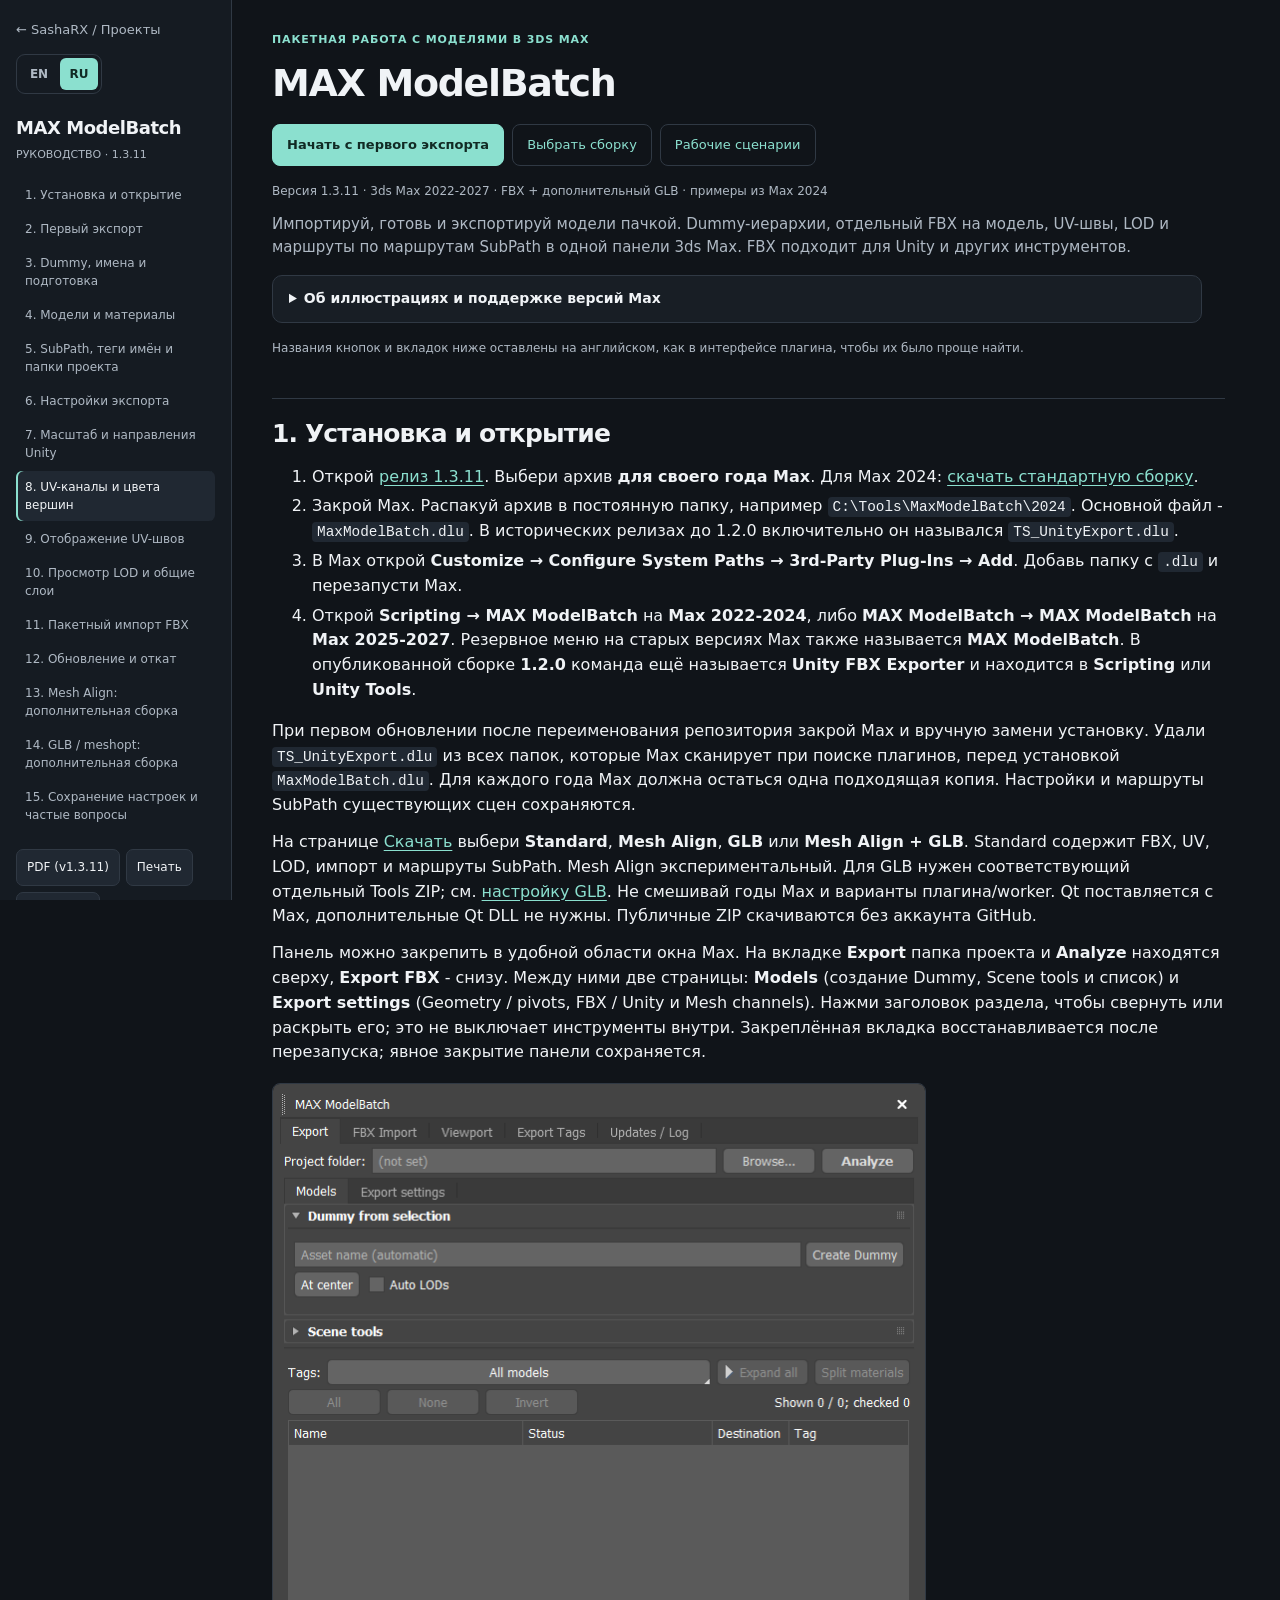
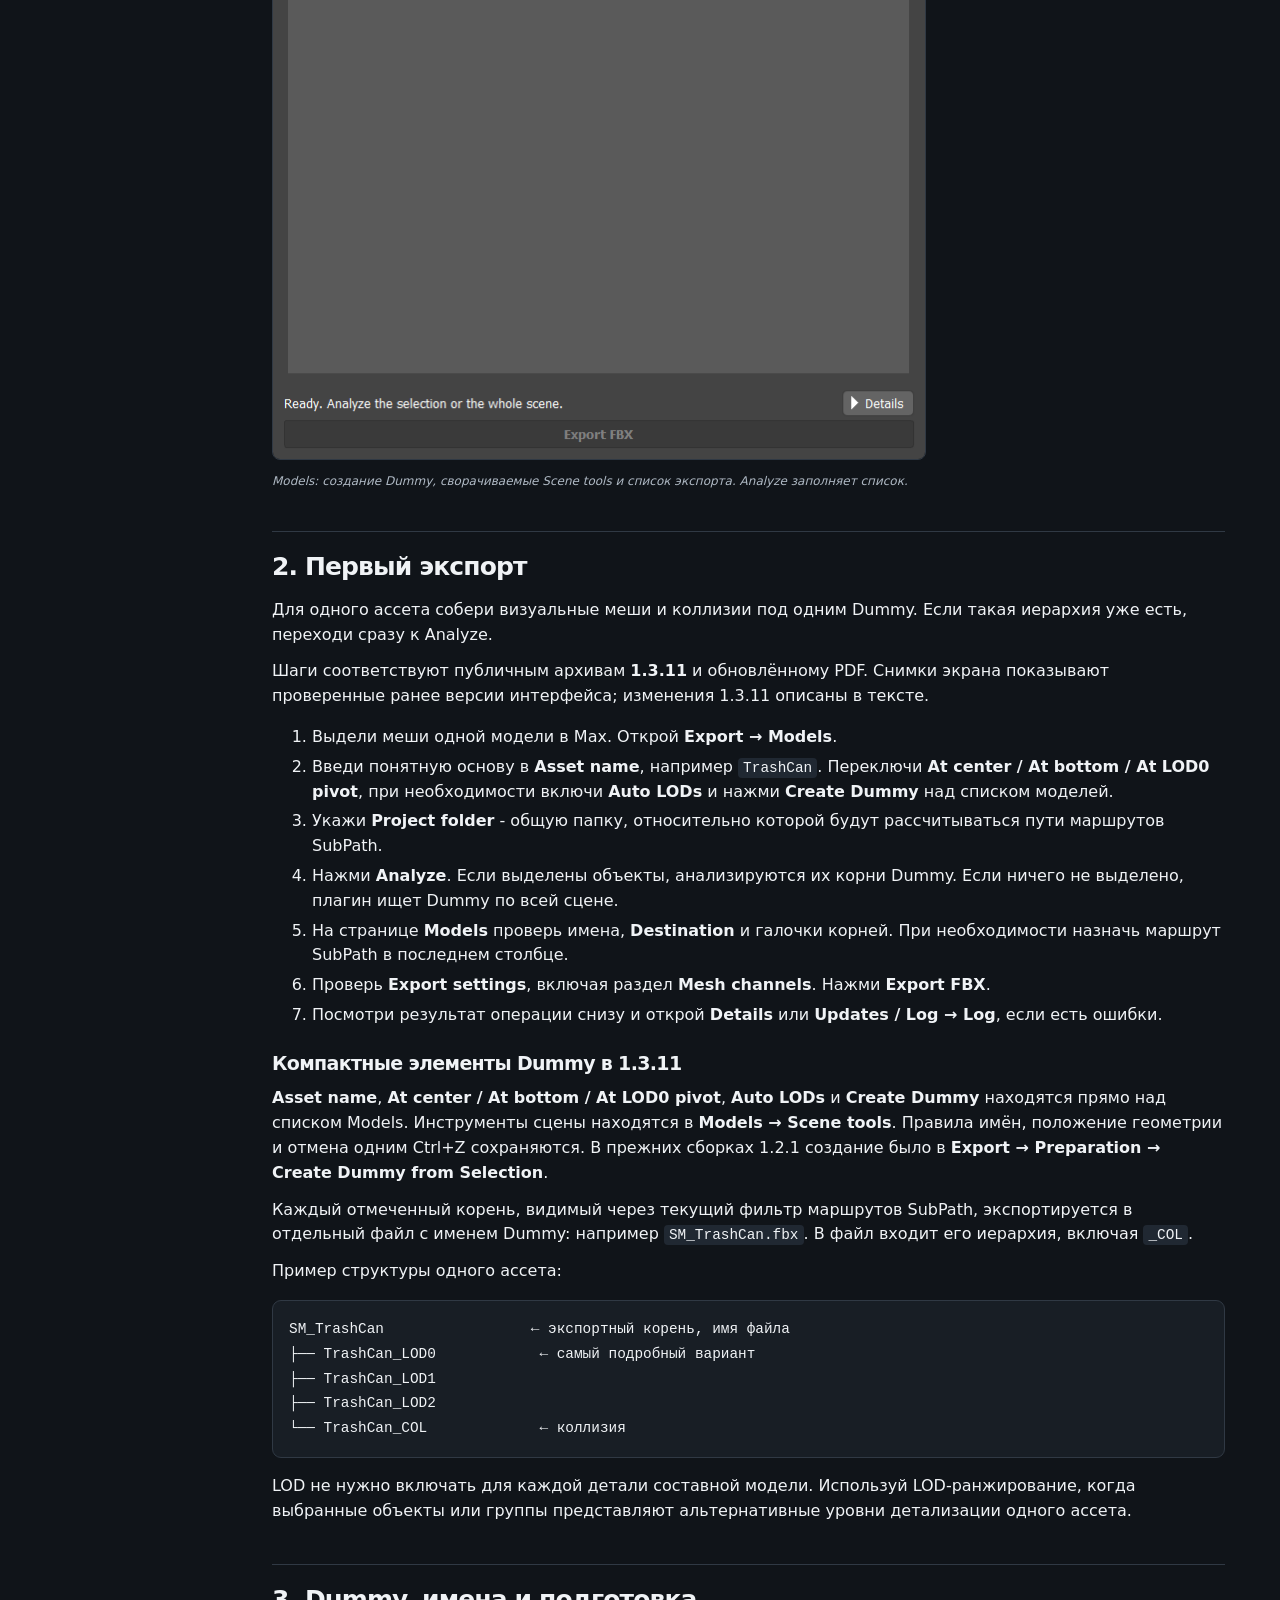
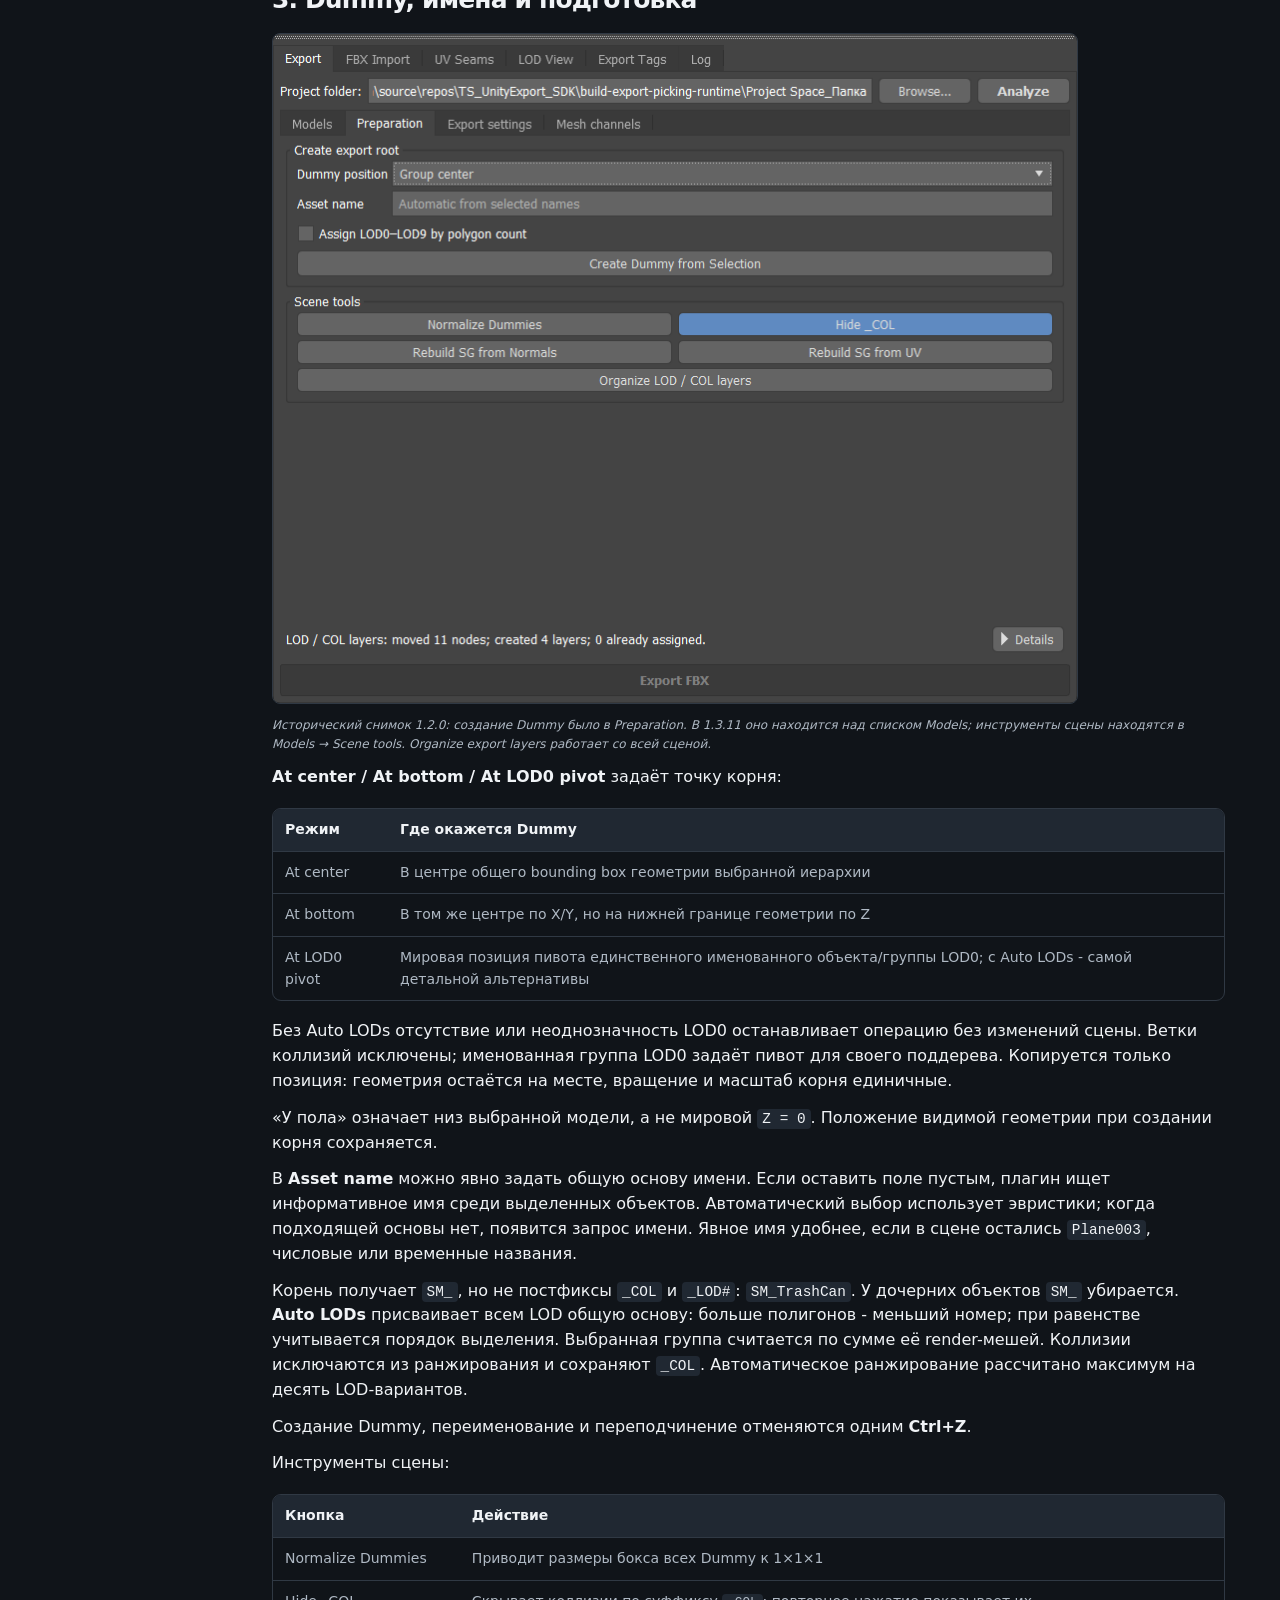
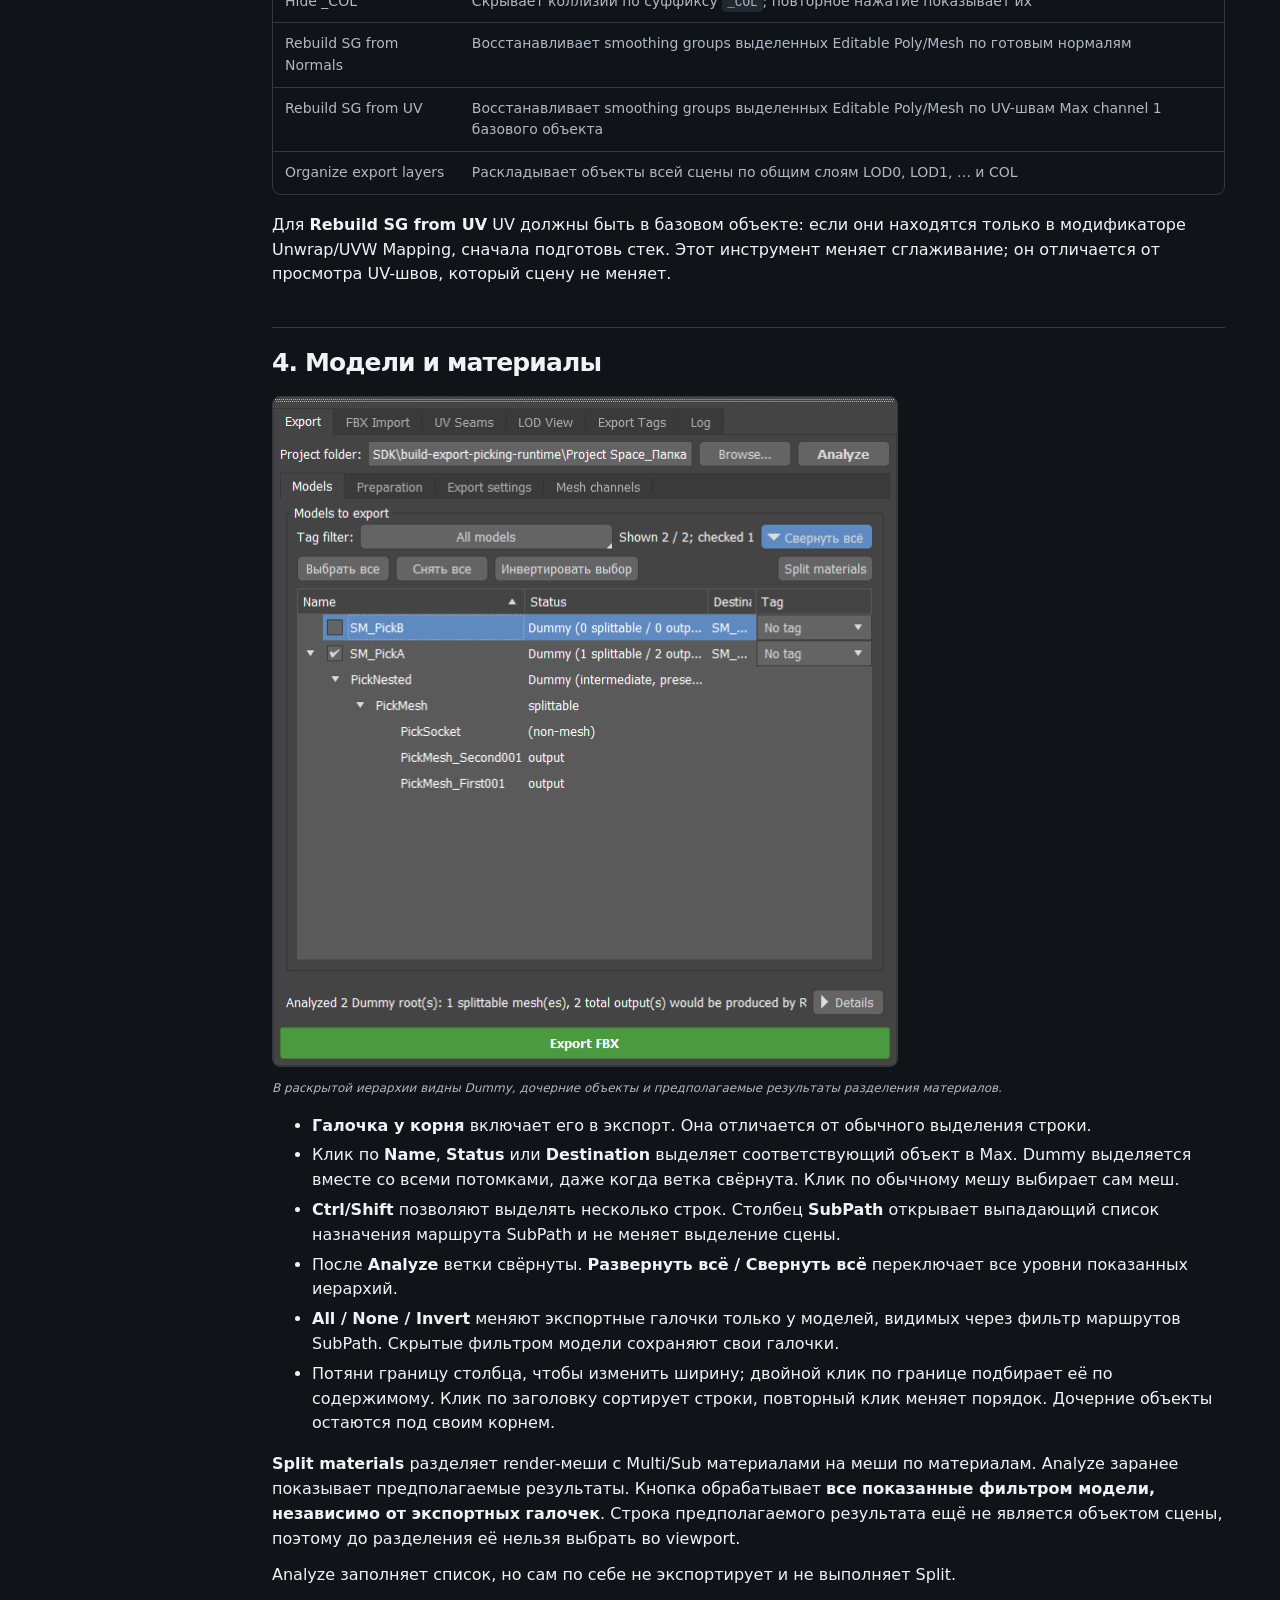
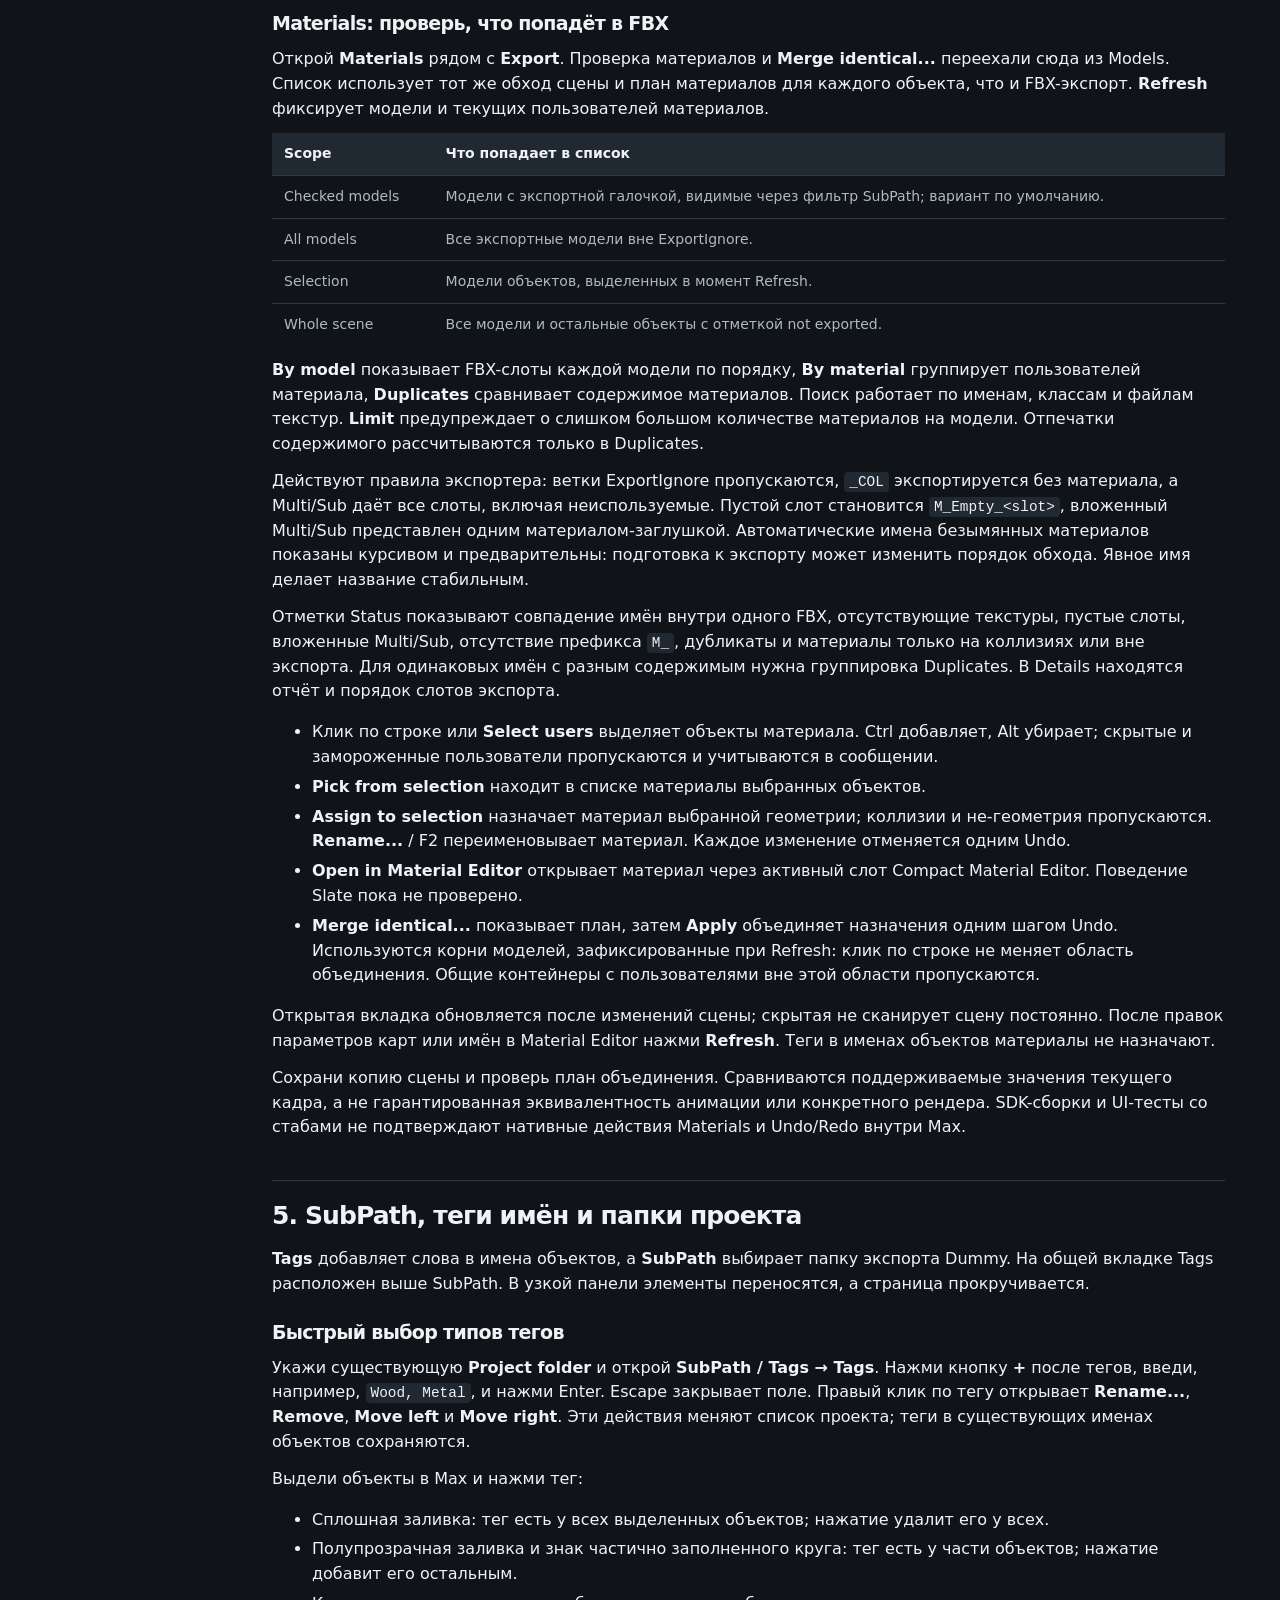
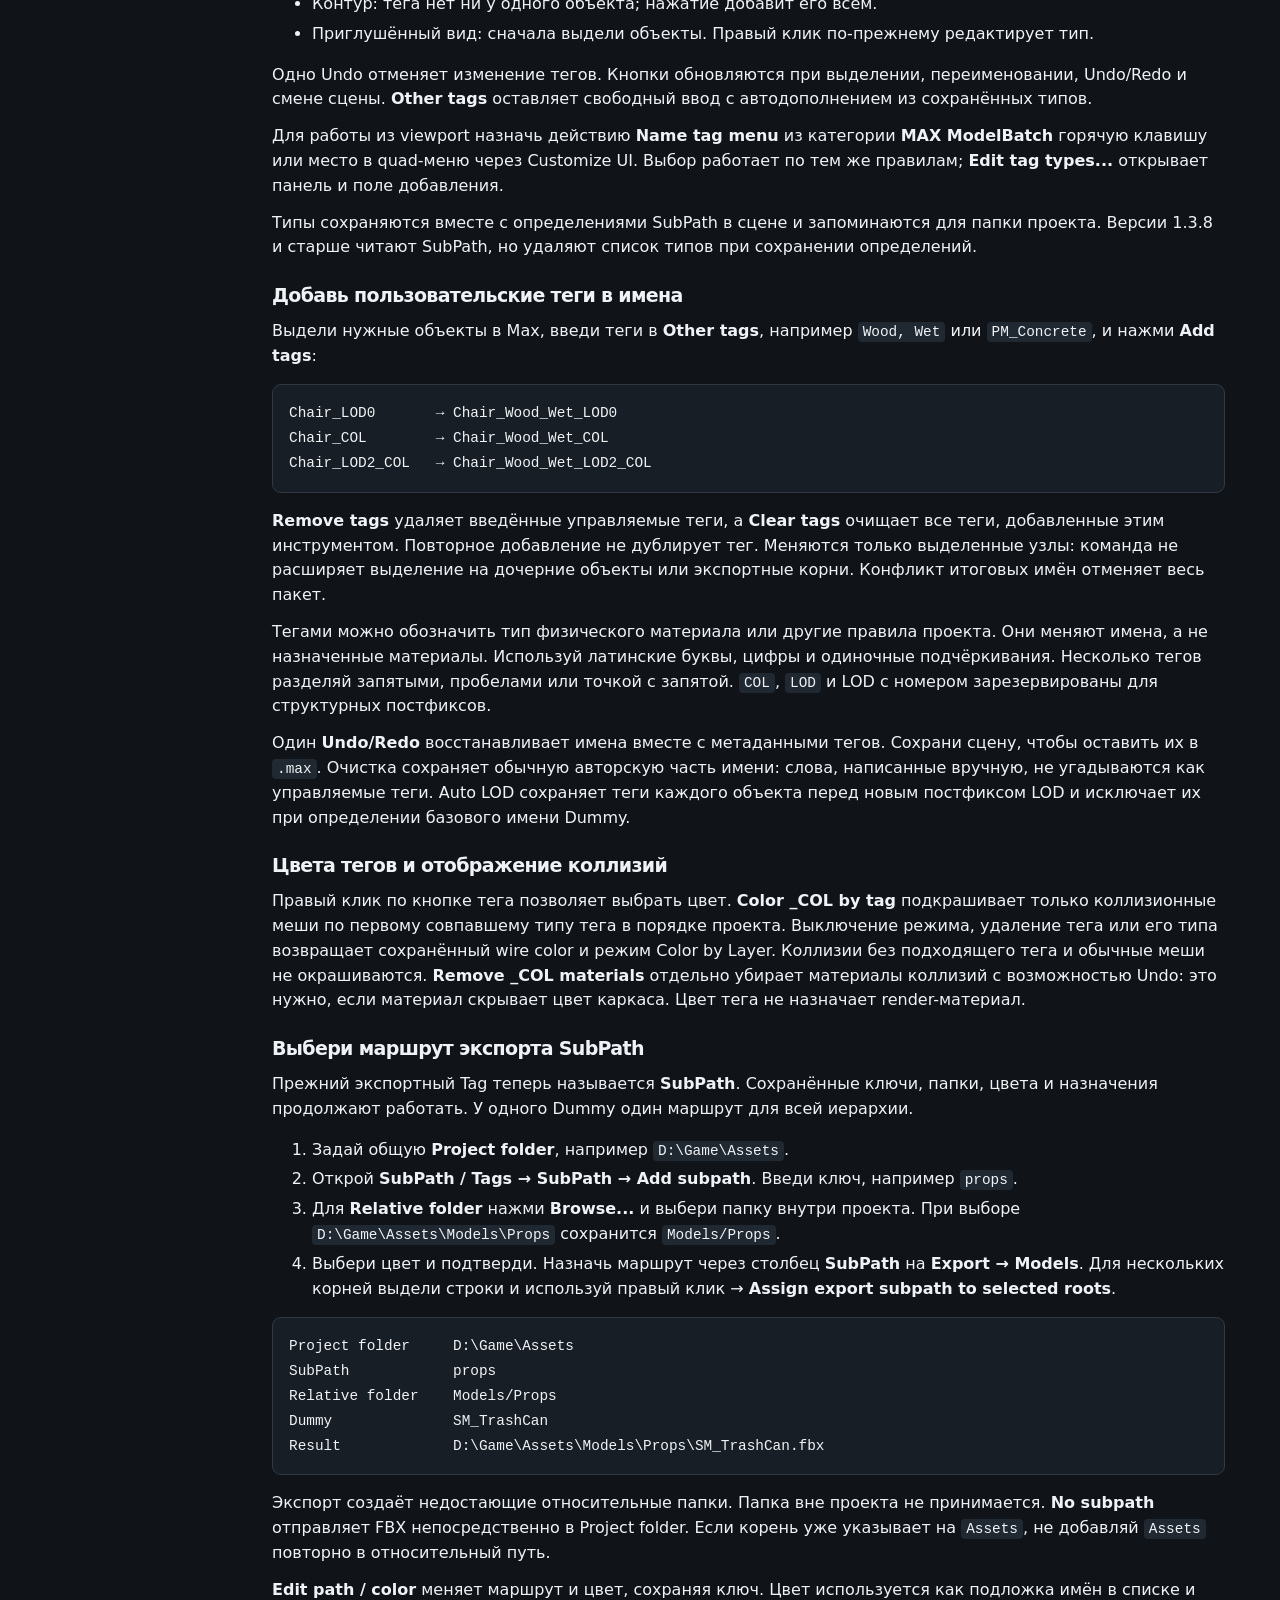
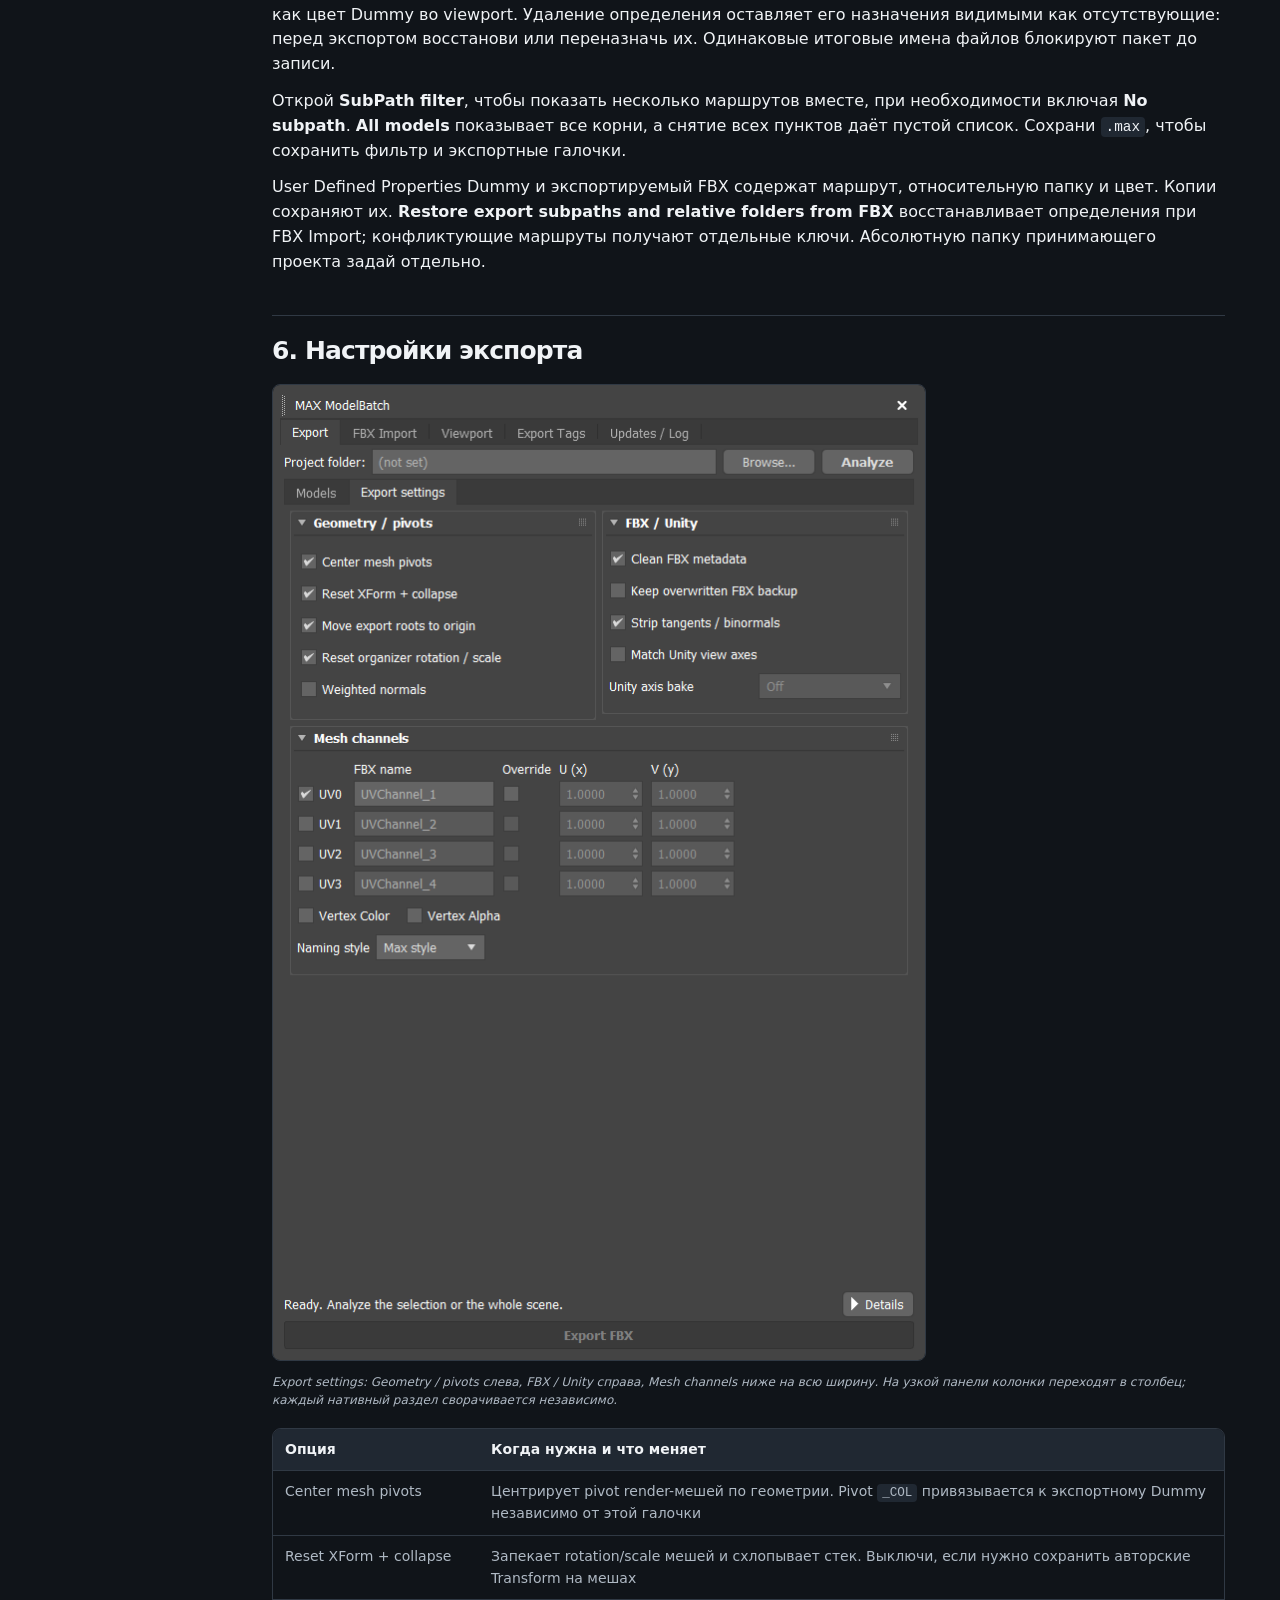
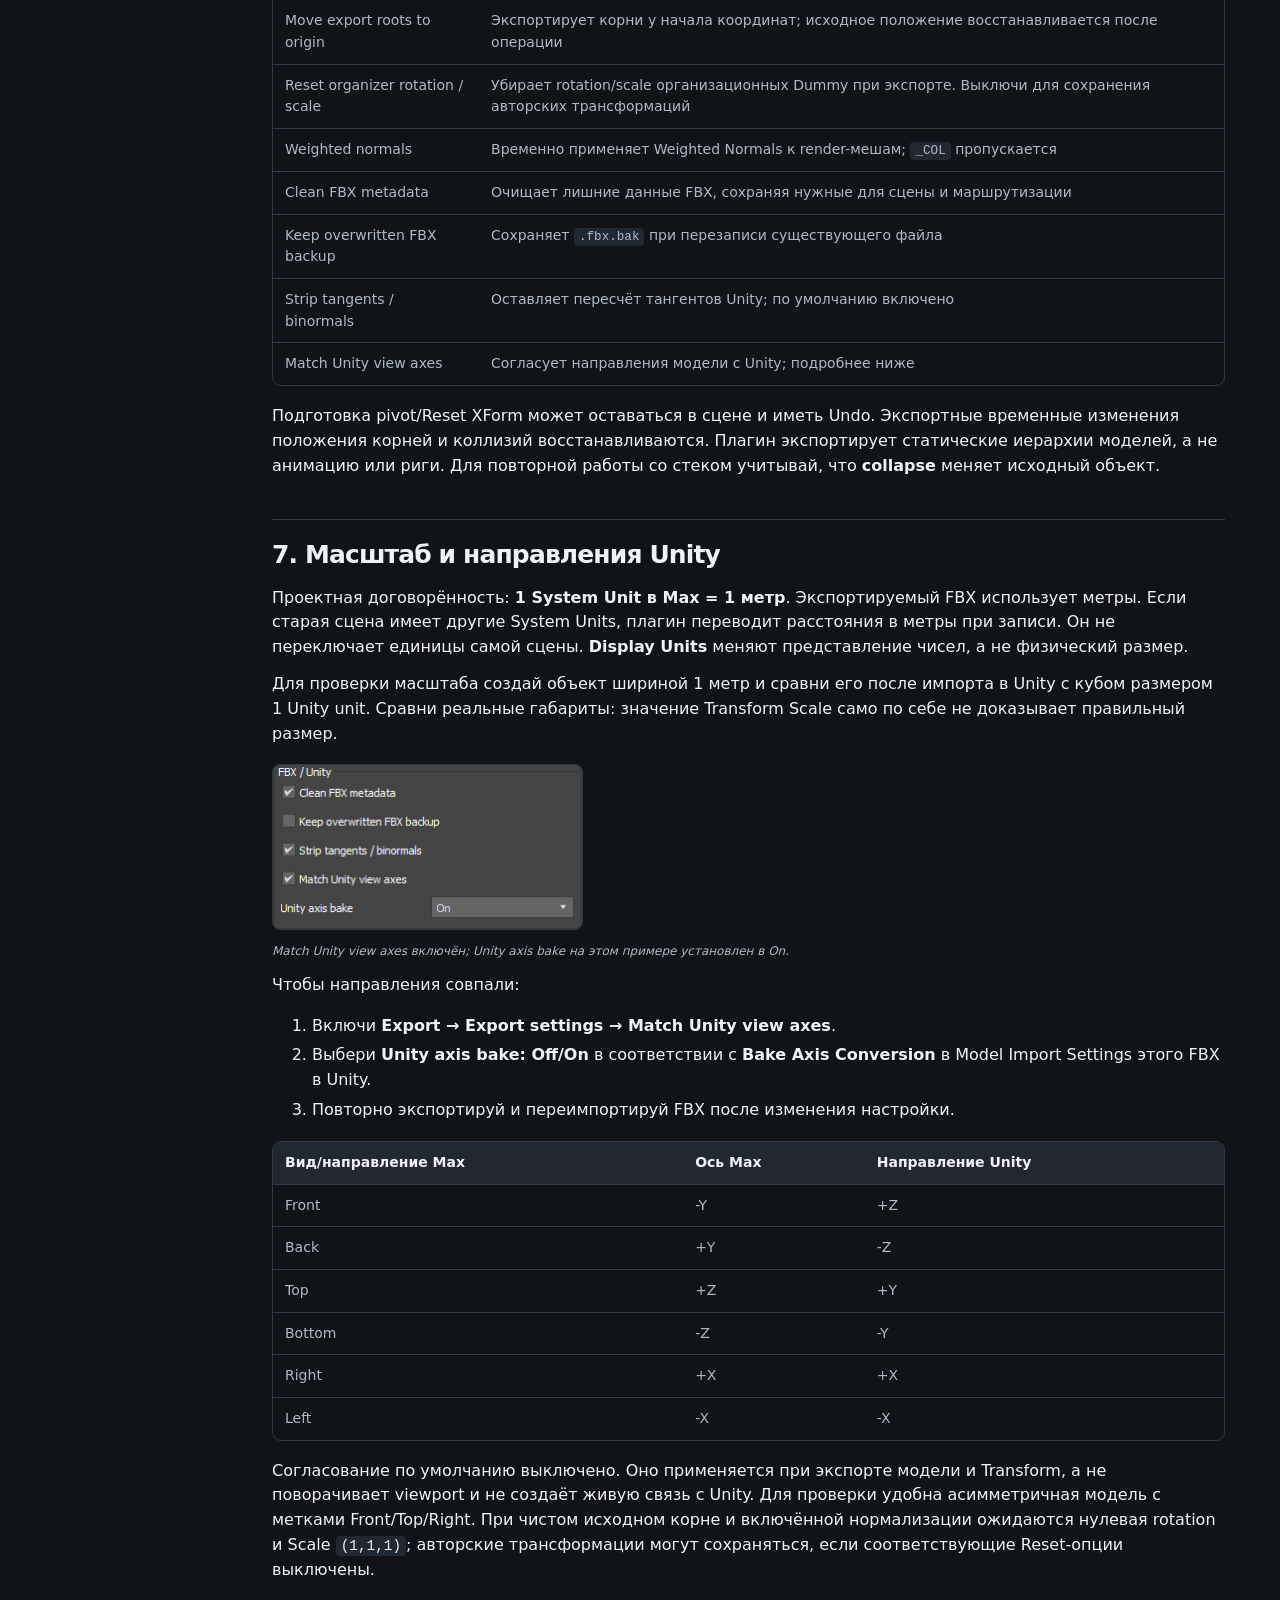
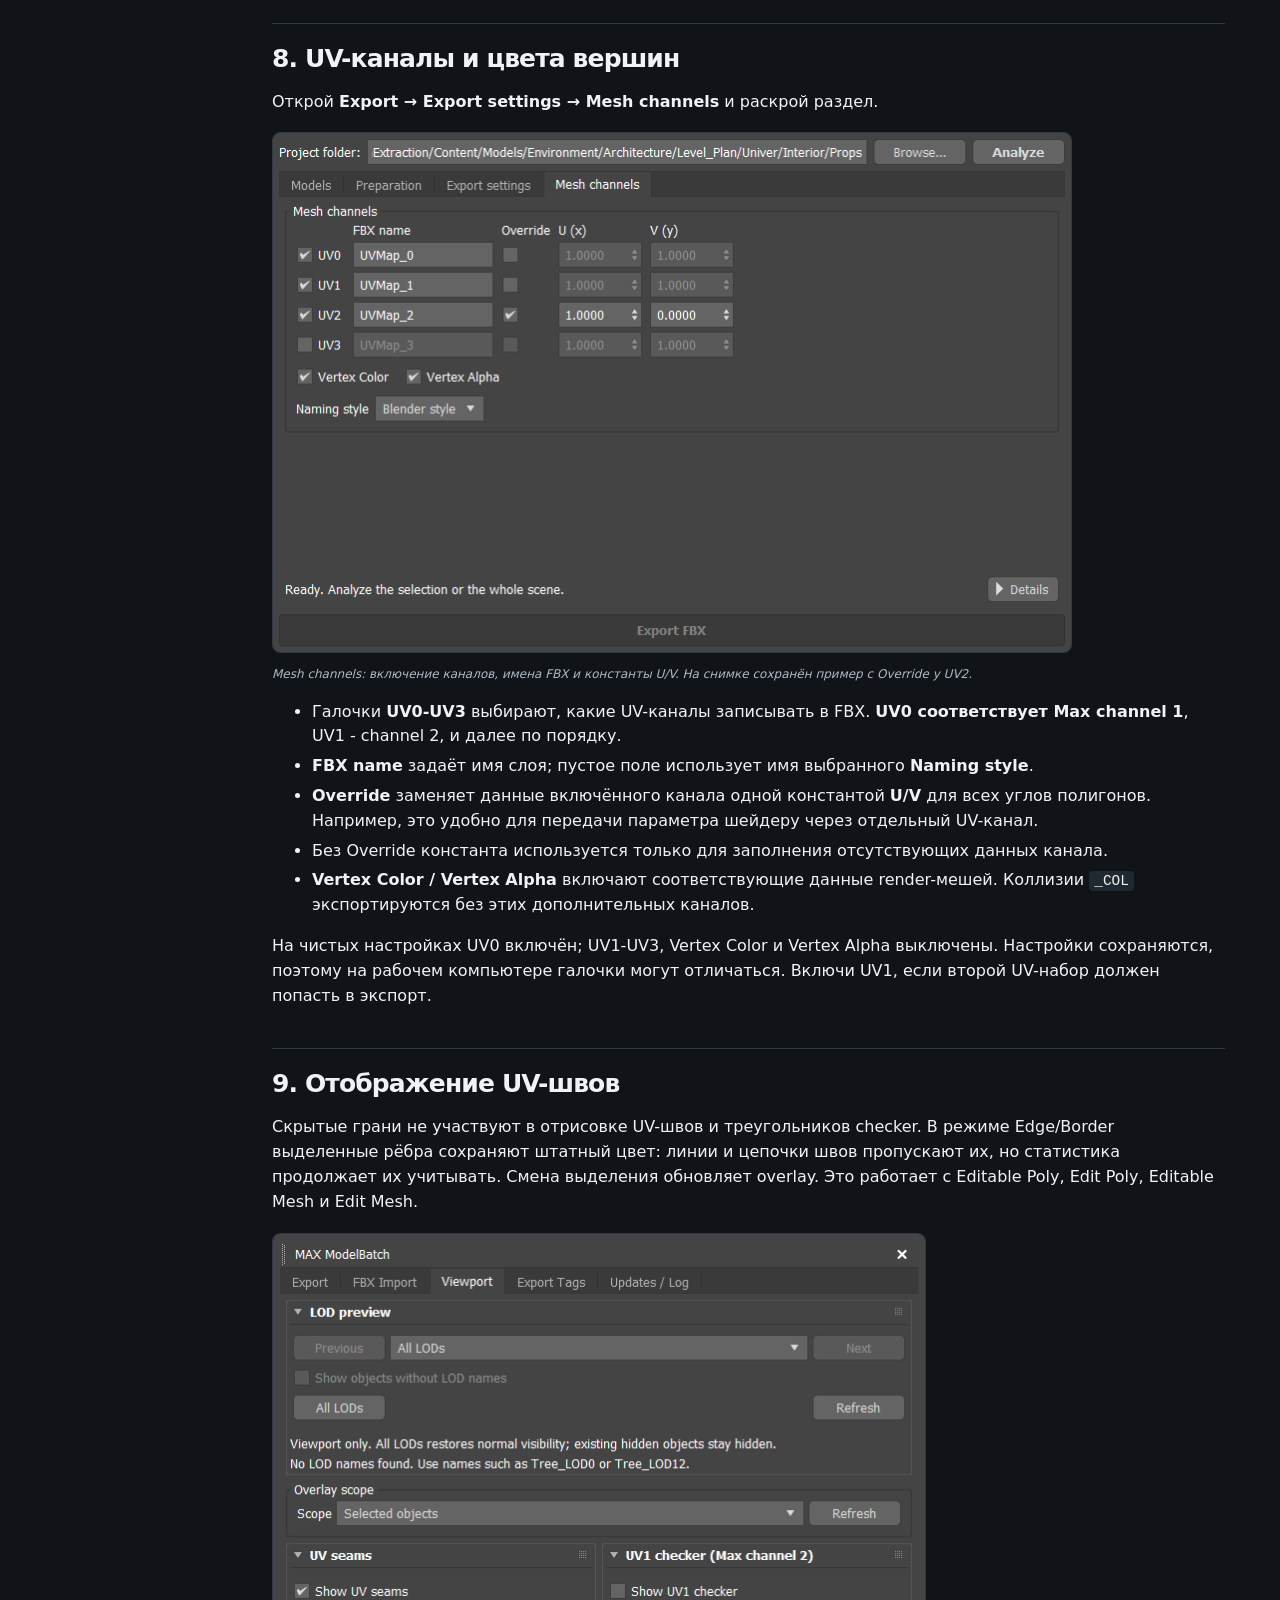
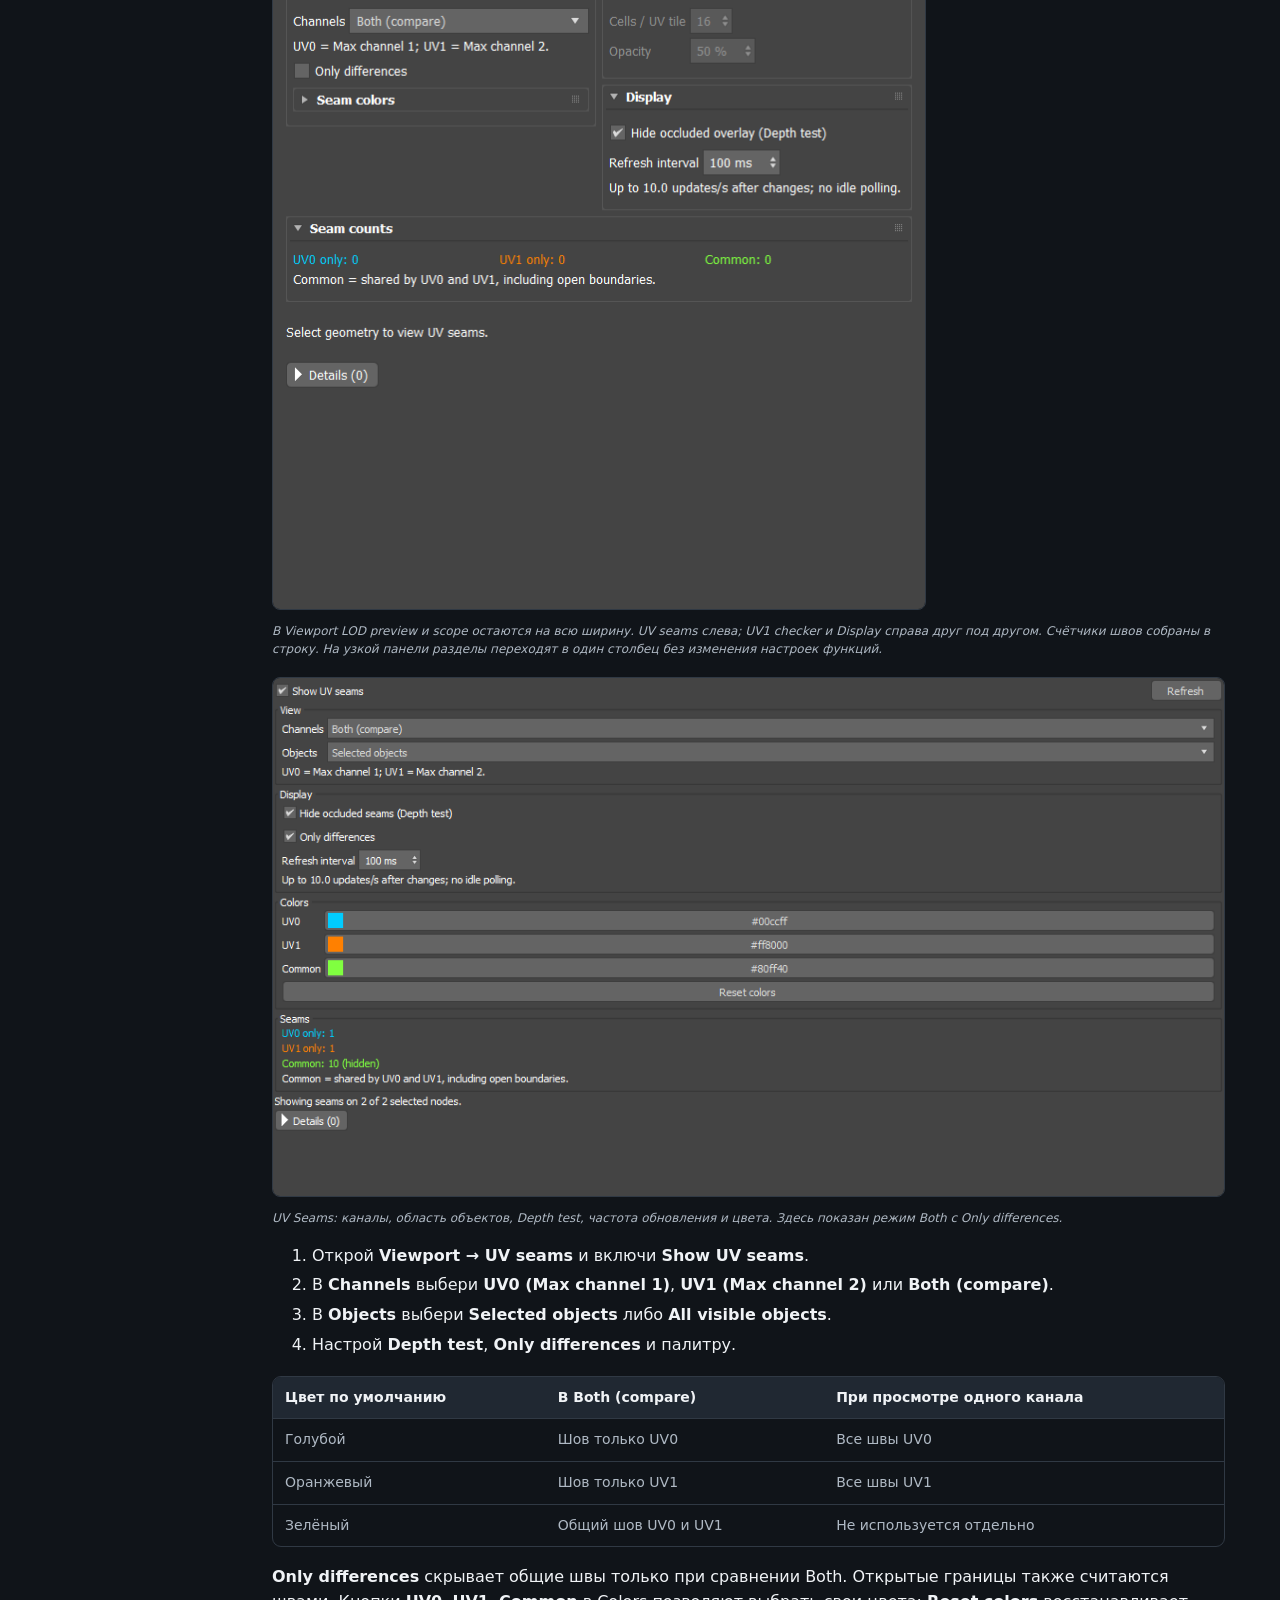
<file: ru/modelbatch/index.html>
<!doctype html>
<html lang="ru"><head><meta charset="utf-8"><meta name="viewport" content="width=device-width,initial-scale=1">
<title>MAX ModelBatch - руководство с иллюстрациями</title>
<meta name="description" content="Руководство MAX ModelBatch для 3ds Max 2022-2027 с иллюстрациями: экспорт FBX, Dummy, теги, UV-швы, просмотр LOD, пакетный импорт и обновления.">
<link rel="canonical" href="https://sasharx.github.io/ru/modelbatch/">
<link rel="alternate" hreflang="en" href="https://sasharx.github.io/modelbatch/">
<link rel="alternate" hreflang="ru" href="https://sasharx.github.io/ru/modelbatch/">
<link rel="alternate" hreflang="x-default" href="https://sasharx.github.io/modelbatch/"><meta property="og:title" content="MAX ModelBatch - руководство с иллюстрациями"><meta property="og:description" content="Руководство MAX ModelBatch для 3ds Max 2022-2027 с иллюстрациями: экспорт FBX, Dummy, теги, UV-швы, просмотр LOD, пакетный импорт и обновления."><meta property="og:type" content="website"><meta property="og:locale" content="ru_RU"><meta property="og:url" content="https://sasharx.github.io/ru/modelbatch/"><meta property="og:image" content="https://sasharx.github.io/modelbatch/preview.png"><script>
(()=>{const key='sasharx.siteLanguage';const locale="ru";const routes={"en":"/modelbatch/","ru":"/ru/modelbatch/"};
try{if(false&&localStorage.getItem(key)==='ru'){location.replace(routes.ru+location.search+location.hash);return}localStorage.setItem(key,locale)}catch{}
document.addEventListener('DOMContentLoaded',()=>{const links=[...document.querySelectorAll('a[data-language]')];
const update=()=>links.forEach(link=>link.href=routes[link.dataset.language]+location.search+location.hash);update();addEventListener('hashchange',update);
links.forEach(link=>link.addEventListener('click',()=>{try{localStorage.setItem(key,link.dataset.language)}catch{}}));});})();
</script>
<link rel="stylesheet" href="/assets/site.css?v=20261013">
<link rel="stylesheet" href="/modelbatch/guide.css?v=1.3.11-print2"></head><body class="modelbatch-page">
<a class="skip-link" href="#main">К содержимому</a>
<aside class="sidebar"><div class="sidebar-top"><a class="home-link" href="/ru/">← SashaRX / Проекты</a><nav class="language-switch" aria-label="Язык сайта"><a href="/modelbatch/" hreflang="en" lang="en" data-language="en">EN</a><a href="/ru/modelbatch/" hreflang="ru" lang="ru" data-language="ru" aria-current="true">RU</a></nav></div><div class="sidebar-title"><div><div class="brand">MAX ModelBatch</div><div class="version">РУКОВОДСТВО · 1.3.11</div></div><button class="mobile-top" id="menu-toggle" aria-expanded="false" aria-controls="guide-contents">Содержание</button></div>
<nav id="guide-contents" class="contents-nav" aria-label="Содержание"><a href="#install">1. Установка и открытие</a><a href="#quickstart">2. Первый экспорт</a><a href="#preparation">3. Dummy, имена и подготовка</a><a href="#models">4. Модели и материалы</a><a href="#tags">5. SubPath, теги имён и папки проекта</a><a href="#settings">6. Настройки экспорта</a><a href="#unity">7. Масштаб и направления Unity</a><a href="#channels">8. UV-каналы и цвета вершин</a><a href="#seams">9. Отображение UV-швов</a><a href="#lod">10. Просмотр LOD и общие слои</a><a href="#import">11. Пакетный импорт FBX</a><a href="#updates">12. Обновление и откат</a><a href="#meshalign">13. Mesh Align: дополнительная сборка</a><a href="#glb">14. GLB / meshopt: дополнительная сборка</a><a href="#help">15. Сохранение настроек и частые вопросы</a></nav>
<div class="actions"><a href="guide.pdf?v=1.3.11-print2">PDF (v1.3.11)</a><button id="print">Печать</button><a href="guide.md?v=1.3.11">Markdown</a></div>
</aside>
<main id="main"><div class="guide-hero"><div class="eyebrow">Пакетная работа с моделями в 3ds Max</div><h1>MAX ModelBatch</h1><div class="hero-actions"><a class="primary" href="#quickstart">Начать с первого экспорта</a><a href="/ru/downloads/#modelbatch">Выбрать сборку</a><a href="/ru/workflows/?tool=max">Рабочие сценарии</a></div>
<p class="guide-meta"><strong>Версия 1.3.11 · 3ds Max 2022-2027 · FBX + дополнительный GLB · примеры из Max 2024</strong></p>
<p>Импортируй, готовь и экспортируй модели пачкой. Dummy-иерархии, отдельный FBX на модель, UV-швы, LOD и маршруты по маршрутам SubPath в одной панели 3ds Max. FBX подходит для Unity и других инструментов.</p>
<details class="capture-note"><summary>Об иллюстрациях и поддержке версий Max</summary><p>Версия 1.3.11 исключает скрытые грани из UV Seams и UV1 Checker и сохраняет штатный цвет выделенных рёбер. Отдельный FBX Patch Tool 1.1.1 добавляет строгие режимы каналов и копирует UV0 в отсутствующий UV1. На снимках прежние сборки Max 2024; ориентируйся на названия в руководстве. Нативная работа новых режимов viewport на всех версиях Max ещё не проверена. Имена, пути и галочки на снимках служат примерами.</p></details>
<p class="translation-note">Названия кнопок и вкладок ниже оставлены на английском, как в интерфейсе плагина, чтобы их было проще найти.</p>

</div>
<section class="pdf-contents"><h2>Содержание</h2><ul><li><a href="#install">1. Установка и открытие</a></li><li><a href="#quickstart">2. Первый экспорт</a></li><li><a href="#preparation">3. Dummy, имена и подготовка</a></li><li><a href="#models">4. Модели и материалы</a></li><li><a href="#tags">5. SubPath, теги имён и папки проекта</a></li><li><a href="#settings">6. Настройки экспорта</a></li><li><a href="#unity">7. Масштаб и направления Unity</a></li><li><a href="#channels">8. UV-каналы и цвета вершин</a></li><li><a href="#seams">9. Отображение UV-швов</a></li><li><a href="#lod">10. Просмотр LOD и общие слои</a></li><li><a href="#import">11. Пакетный импорт FBX</a></li><li><a href="#updates">12. Обновление и откат</a></li><li><a href="#meshalign">13. Mesh Align: дополнительная сборка</a></li><li><a href="#glb">14. GLB / meshopt: дополнительная сборка</a></li><li><a href="#help">15. Сохранение настроек и частые вопросы</a></li></ul></section><h2 id="install">1. Установка и открытие</h2>
<ol>
<li>Открой <a href="https://github.com/SashaRX/MaxModelBatch-Releases/releases/tag/v1.3.11">релиз 1.3.11</a>. Выбери архив <strong>для своего года Max</strong>. Для Max 2024: <a href="https://github.com/SashaRX/MaxModelBatch-Releases/releases/download/v1.3.11/MaxModelBatch_v1.3.11_3dsMax2024.zip">скачать стандартную сборку</a>.</li>
<li>Закрой Max. Распакуй архив в постоянную папку, например <code>C:\Tools\MaxModelBatch\2024</code>. Основной файл - <code>MaxModelBatch.dlu</code>. В исторических релизах до 1.2.0 включительно он назывался <code>TS_UnityExport.dlu</code>.</li>
<li>В Max открой <strong>Customize → Configure System Paths → 3rd-Party Plug-Ins → Add</strong>. Добавь папку с <code>.dlu</code> и перезапусти Max.</li>
<li>Открой <strong>Scripting → MAX ModelBatch</strong> на <strong>Max 2022-2024</strong>, либо <strong>MAX ModelBatch → MAX ModelBatch</strong> на <strong>Max 2025-2027</strong>. Резервное меню на старых версиях Max также называется <strong>MAX ModelBatch</strong>. В опубликованной сборке <strong>1.2.0</strong> команда ещё называется <strong>Unity FBX Exporter</strong> и находится в <strong>Scripting</strong> или <strong>Unity Tools</strong>.</li>
</ol>
<p>При первом обновлении после переименования репозитория закрой Max и вручную замени установку. Удали <code>TS_UnityExport.dlu</code> из всех папок, которые Max сканирует при поиске плагинов, перед установкой <code>MaxModelBatch.dlu</code>. Для каждого года Max должна остаться одна подходящая копия. Настройки и маршруты SubPath существующих сцен сохраняются.</p>
<p>На странице <a href="/ru/downloads/#modelbatch">Скачать</a> выбери <strong>Standard</strong>, <strong>Mesh Align</strong>, <strong>GLB</strong> или <strong>Mesh Align + GLB</strong>. Standard содержит FBX, UV, LOD, импорт и маршруты SubPath. Mesh Align экспериментальный. Для GLB нужен соответствующий отдельный Tools ZIP; см. <a href="#glb">настройку GLB</a>. Не смешивай годы Max и варианты плагина/worker. Qt поставляется с Max, дополнительные Qt DLL не нужны. Публичные ZIP скачиваются без аккаунта GitHub.</p>
<p>Панель можно закрепить в удобной области окна Max. На вкладке <strong>Export</strong> папка проекта и <strong>Analyze</strong> находятся сверху, <strong>Export FBX</strong> - снизу. Между ними две страницы: <strong>Models</strong> (создание Dummy, Scene tools и список) и <strong>Export settings</strong> (Geometry / pivots, FBX / Unity и Mesh channels). Нажми заголовок раздела, чтобы свернуть или раскрыть его; это не выключает инструменты внутри. Закреплённая вкладка восстанавливается после перезапуска; явное закрытие панели сохраняется.</p>
<p><a class="zoom-link" href="/modelbatch/guide/images/models-v1.3.4.png"><img alt="Панель Export с четырьмя страницами и списком моделей" data-asset="guide/images/models-v1.3.4.png" decoding="async" height="978" loading="lazy" src="/modelbatch/guide/images/models-v1.3.4.png" width="654"/></a></p>
<p><em>Models: создание Dummy, сворачиваемые Scene tools и список экспорта. Analyze заполняет список.</em></p>
<h2 id="quickstart">2. Первый экспорт</h2>
<p>Для одного ассета собери визуальные меши и коллизии под одним Dummy. Если такая иерархия уже есть, переходи сразу к Analyze.</p>
<p>Шаги соответствуют публичным архивам <strong>1.3.11</strong> и обновлённому PDF. Снимки экрана показывают проверенные ранее версии интерфейса; изменения 1.3.11 описаны в тексте.</p>
<ol>
<li>Выдели меши одной модели в Max. Открой <strong>Export → Models</strong>.</li>
<li>Введи понятную основу в <strong>Asset name</strong>, например <code>TrashCan</code>. Переключи <strong>At center / At bottom / At LOD0 pivot</strong>, при необходимости включи <strong>Auto LODs</strong> и нажми <strong>Create Dummy</strong> над списком моделей.</li>
<li>Укажи <strong>Project folder</strong> - общую папку, относительно которой будут рассчитываться пути маршрутов SubPath.</li>
<li>Нажми <strong>Analyze</strong>. Если выделены объекты, анализируются их корни Dummy. Если ничего не выделено, плагин ищет Dummy по всей сцене.</li>
<li>На странице <strong>Models</strong> проверь имена, <strong>Destination</strong> и галочки корней. При необходимости назначь маршрут SubPath в последнем столбце.</li>
<li>Проверь <strong>Export settings</strong>, включая раздел <strong>Mesh channels</strong>. Нажми <strong>Export FBX</strong>.</li>
<li>Посмотри результат операции снизу и открой <strong>Details</strong> или <strong>Updates / Log → Log</strong>, если есть ошибки.</li>
</ol>
<h3 id="compact-ui">Компактные элементы Dummy в 1.3.11</h3>
<p><strong>Asset name</strong>, <strong>At center / At bottom / At LOD0 pivot</strong>, <strong>Auto LODs</strong> и <strong>Create Dummy</strong> находятся прямо над списком Models. Инструменты сцены находятся в <strong>Models → Scene tools</strong>. Правила имён, положение геометрии и отмена одним Ctrl+Z сохраняются. В прежних сборках 1.2.1 создание было в <strong>Export → Preparation → Create Dummy from Selection</strong>.</p>
<p>Каждый отмеченный корень, видимый через текущий фильтр маршрутов SubPath, экспортируется в отдельный файл с именем Dummy: например <code>SM_TrashCan.fbx</code>. В файл входит его иерархия, включая <code>_COL</code>.</p>
<p>Пример структуры одного ассета:</p>
<pre><code class="language-text">SM_TrashCan                 ← экспортный корень, имя файла
├── TrashCan_LOD0            ← самый подробный вариант
├── TrashCan_LOD1
├── TrashCan_LOD2
└── TrashCan_COL             ← коллизия
</code></pre>
<p>LOD не нужно включать для каждой детали составной модели. Используй LOD-ранжирование, когда выбранные объекты или группы представляют альтернативные уровни детализации одного ассета.</p>
<h2 id="preparation">3. Dummy, имена и подготовка</h2>
<p><a class="zoom-link" href="/modelbatch/guide/images/preparation.png"><img alt="Создание Dummy и инструменты сцены" data-asset="guide/images/preparation.png" decoding="async" height="671" loading="lazy" src="/modelbatch/guide/images/preparation.png" width="806"/></a></p>
<p><em>Исторический снимок 1.2.0: создание Dummy было в Preparation. В 1.3.11 оно находится над списком Models; инструменты сцены находятся в Models → Scene tools. Organize export layers работает со всей сценой.</em></p>
<p><strong>At center / At bottom / At LOD0 pivot</strong> задаёт точку корня:</p>
<div class="table-wrap" tabindex="0"><table>
<thead>
<tr>
<th>Режим</th>
<th>Где окажется Dummy</th>
</tr>
</thead>
<tbody><tr>
<td>At center</td>
<td>В центре общего bounding box геометрии выбранной иерархии</td>
</tr>
<tr>
<td>At bottom</td>
<td>В том же центре по X/Y, но на нижней границе геометрии по Z</td>
</tr>
<tr>
<td>At LOD0 pivot</td>
<td>Мировая позиция пивота единственного именованного объекта/группы LOD0; с Auto LODs - самой детальной альтернативы</td>
</tr>
</tbody></table></div>
<p>Без Auto LODs отсутствие или неоднозначность LOD0 останавливает операцию без изменений сцены. Ветки коллизий исключены; именованная группа LOD0 задаёт пивот для своего поддерева. Копируется только позиция: геометрия остаётся на месте, вращение и масштаб корня единичные.</p>
<p>«У пола» означает низ выбранной модели, а не мировой <code>Z = 0</code>. Положение видимой геометрии при создании корня сохраняется.</p>
<p>В <strong>Asset name</strong> можно явно задать общую основу имени. Если оставить поле пустым, плагин ищет информативное имя среди выделенных объектов. Автоматический выбор использует эвристики; когда подходящей основы нет, появится запрос имени. Явное имя удобнее, если в сцене остались <code>Plane003</code>, числовые или временные названия.</p>
<p>Корень получает <code>SM_</code>, но не постфиксы <code>_COL</code> и <code>_LOD#</code>: <code>SM_TrashCan</code>. У дочерних объектов <code>SM_</code> убирается. <strong>Auto LODs</strong> присваивает всем LOD общую основу: больше полигонов - меньший номер; при равенстве учитывается порядок выделения. Выбранная группа считается по сумме её render-мешей. Коллизии исключаются из ранжирования и сохраняют <code>_COL</code>. Автоматическое ранжирование рассчитано максимум на десять LOD-вариантов.</p>
<p>Создание Dummy, переименование и переподчинение отменяются одним <strong>Ctrl+Z</strong>.</p>
<p>Инструменты сцены:</p>
<div class="table-wrap" tabindex="0"><table>
<thead>
<tr>
<th>Кнопка</th>
<th>Действие</th>
</tr>
</thead>
<tbody><tr>
<td>Normalize Dummies</td>
<td>Приводит размеры бокса всех Dummy к 1×1×1</td>
</tr>
<tr>
<td>Hide _COL</td>
<td>Скрывает коллизии по суффиксу <code>_COL</code>; повторное нажатие показывает их</td>
</tr>
<tr>
<td>Rebuild SG from Normals</td>
<td>Восстанавливает smoothing groups выделенных Editable Poly/Mesh по готовым нормалям</td>
</tr>
<tr>
<td>Rebuild SG from UV</td>
<td>Восстанавливает smoothing groups выделенных Editable Poly/Mesh по UV-швам Max channel 1 базового объекта</td>
</tr>
<tr>
<td>Organize export layers</td>
<td>Раскладывает объекты всей сцены по общим слоям LOD0, LOD1, … и COL</td>
</tr>
</tbody></table></div>
<p>Для <strong>Rebuild SG from UV</strong> UV должны быть в базовом объекте: если они находятся только в модификаторе Unwrap/UVW Mapping, сначала подготовь стек. Этот инструмент меняет сглаживание; он отличается от просмотра UV-швов, который сцену не меняет.</p>
<h2 id="models">4. Модели и материалы</h2>
<p><a class="zoom-link" href="/modelbatch/guide/images/export-picking.png"><img alt="Выделение объектов через иерархию Export" data-asset="guide/images/export-picking.png" decoding="async" height="671" loading="lazy" src="/modelbatch/guide/images/export-picking.png" width="626"/></a></p>
<p><em>В раскрытой иерархии видны Dummy, дочерние объекты и предполагаемые результаты разделения материалов.</em></p>
<ul>
<li><strong>Галочка у корня</strong> включает его в экспорт. Она отличается от обычного выделения строки.</li>
<li>Клик по <strong>Name</strong>, <strong>Status</strong> или <strong>Destination</strong> выделяет соответствующий объект в Max. Dummy выделяется вместе со всеми потомками, даже когда ветка свёрнута. Клик по обычному мешу выбирает сам меш.</li>
<li><strong>Ctrl/Shift</strong> позволяют выделять несколько строк. Столбец <strong>SubPath</strong> открывает выпадающий список назначения маршрута SubPath и не меняет выделение сцены.</li>
<li>После <strong>Analyze</strong> ветки свёрнуты. <strong>Развернуть всё / Свернуть всё</strong> переключает все уровни показанных иерархий.</li>
<li><strong>All / None / Invert</strong> меняют экспортные галочки только у моделей, видимых через фильтр маршрутов SubPath. Скрытые фильтром модели сохраняют свои галочки.</li>
<li>Потяни границу столбца, чтобы изменить ширину; двойной клик по границе подбирает её по содержимому. Клик по заголовку сортирует строки, повторный клик меняет порядок. Дочерние объекты остаются под своим корнем.</li>
</ul>
<p><strong>Split materials</strong> разделяет render-меши с Multi/Sub материалами на меши по материалам. Analyze заранее показывает предполагаемые результаты. Кнопка обрабатывает <strong>все показанные фильтром модели, независимо от экспортных галочек</strong>. Строка предполагаемого результата ещё не является объектом сцены, поэтому до разделения её нельзя выбрать во viewport.</p>
<p>Analyze заполняет список, но сам по себе не экспортирует и не выполняет Split.</p>



<h3 id="material-check">Materials: проверь, что попадёт в FBX</h3>
<p>Открой <strong>Materials</strong> рядом с <strong>Export</strong>. Проверка материалов и <strong>Merge identical...</strong> переехали сюда из Models. Список использует тот же обход сцены и план материалов для каждого объекта, что и FBX-экспорт. <strong>Refresh</strong> фиксирует модели и текущих пользователей материалов.</p>
<table>
<thead>
<tr>
<th>Scope</th>
<th>Что попадает в список</th>
</tr>
</thead>
<tbody>
<tr>
<td>Checked models</td>
<td>Модели с экспортной галочкой, видимые через фильтр SubPath; вариант по умолчанию.</td>
</tr>
<tr>
<td>All models</td>
<td>Все экспортные модели вне ExportIgnore.</td>
</tr>
<tr>
<td>Selection</td>
<td>Модели объектов, выделенных в момент Refresh.</td>
</tr>
<tr>
<td>Whole scene</td>
<td>Все модели и остальные объекты с отметкой not exported.</td>
</tr>
</tbody>
</table>
<p><strong>By model</strong> показывает FBX-слоты каждой модели по порядку, <strong>By material</strong> группирует пользователей материала, <strong>Duplicates</strong> сравнивает содержимое материалов. Поиск работает по именам, классам и файлам текстур. <strong>Limit</strong> предупреждает о слишком большом количестве материалов на модели. Отпечатки содержимого рассчитываются только в Duplicates.</p>
<p>Действуют правила экспортера: ветки ExportIgnore пропускаются, <code>_COL</code> экспортируется без материала, а Multi/Sub даёт все слоты, включая неиспользуемые. Пустой слот становится <code>M_Empty_&lt;slot&gt;</code>, вложенный Multi/Sub представлен одним материалом-заглушкой. Автоматические имена безымянных материалов показаны курсивом и предварительны: подготовка к экспорту может изменить порядок обхода. Явное имя делает название стабильным.</p>
<p>Отметки Status показывают совпадение имён внутри одного FBX, отсутствующие текстуры, пустые слоты, вложенные Multi/Sub, отсутствие префикса <code>M_</code>, дубликаты и материалы только на коллизиях или вне экспорта. Для одинаковых имён с разным содержимым нужна группировка Duplicates. В Details находятся отчёт и порядок слотов экспорта.</p>
<ul>
<li>Клик по строке или <strong>Select users</strong> выделяет объекты материала. Ctrl добавляет, Alt убирает; скрытые и замороженные пользователи пропускаются и учитываются в сообщении.</li>
<li><strong>Pick from selection</strong> находит в списке материалы выбранных объектов.</li>
<li><strong>Assign to selection</strong> назначает материал выбранной геометрии; коллизии и не-геометрия пропускаются. <strong>Rename...</strong> / F2 переименовывает материал. Каждое изменение отменяется одним Undo.</li>
<li><strong>Open in Material Editor</strong> открывает материал через активный слот Compact Material Editor. Поведение Slate пока не проверено.</li>
<li><strong>Merge identical...</strong> показывает план, затем <strong>Apply</strong> объединяет назначения одним шагом Undo. Используются корни моделей, зафиксированные при Refresh: клик по строке не меняет область объединения. Общие контейнеры с пользователями вне этой области пропускаются.</li>
</ul>
<p>Открытая вкладка обновляется после изменений сцены; скрытая не сканирует сцену постоянно. После правок параметров карт или имён в Material Editor нажми <strong>Refresh</strong>. Теги в именах объектов материалы не назначают.</p>
<p>Сохрани копию сцены и проверь план объединения. Сравниваются поддерживаемые значения текущего кадра, а не гарантированная эквивалентность анимации или конкретного рендера. SDK-сборки и UI-тесты со стабами не подтверждают нативные действия Materials и Undo/Redo внутри Max.</p>
<h2 id="tags">5. SubPath, теги имён и папки проекта</h2>
<p><strong>Tags</strong> добавляет слова в имена объектов, а <strong>SubPath</strong> выбирает папку экспорта Dummy. На общей вкладке Tags расположен выше SubPath. В узкой панели элементы переносятся, а страница прокручивается.</p>
<h3>Быстрый выбор типов тегов</h3>
<p>Укажи существующую <strong>Project folder</strong> и открой <strong>SubPath / Tags → Tags</strong>. Нажми кнопку <strong>+</strong> после тегов, введи, например, <code>Wood, Metal</code>, и нажми Enter. Escape закрывает поле. Правый клик по тегу открывает <strong>Rename...</strong>, <strong>Remove</strong>, <strong>Move left</strong> и <strong>Move right</strong>. Эти действия меняют список проекта; теги в существующих именах объектов сохраняются.</p>
<p>Выдели объекты в Max и нажми тег:</p>
<ul>
<li>Сплошная заливка: тег есть у всех выделенных объектов; нажатие удалит его у всех.</li>
<li>Полупрозрачная заливка и знак частично заполненного круга: тег есть у части объектов; нажатие добавит его остальным.</li>
<li>Контур: тега нет ни у одного объекта; нажатие добавит его всем.</li>
<li>Приглушённый вид: сначала выдели объекты. Правый клик по-прежнему редактирует тип.</li>
</ul>
<p>Одно Undo отменяет изменение тегов. Кнопки обновляются при выделении, переименовании, Undo/Redo и смене сцены. <strong>Other tags</strong> оставляет свободный ввод с автодополнением из сохранённых типов.</p>
<p>Для работы из viewport назначь действию <strong>Name tag menu</strong> из категории <strong>MAX ModelBatch</strong> горячую клавишу или место в quad-меню через Customize UI. Выбор работает по тем же правилам; <strong>Edit tag types...</strong> открывает панель и поле добавления.</p>
<p>Типы сохраняются вместе с определениями SubPath в сцене и запоминаются для папки проекта. Версии 1.3.8 и старше читают SubPath, но удаляют список типов при сохранении определений.</p>

<h3 id="name-tags">Добавь пользовательские теги в имена</h3>
<p>Выдели нужные объекты в Max, введи теги в <strong>Other tags</strong>, например <code>Wood, Wet</code> или <code>PM_Concrete</code>, и нажми <strong>Add tags</strong>:</p>
<pre><code class="language-text">Chair_LOD0       → Chair_Wood_Wet_LOD0
Chair_COL        → Chair_Wood_Wet_COL
Chair_LOD2_COL   → Chair_Wood_Wet_LOD2_COL
</code></pre>
<p><strong>Remove tags</strong> удаляет введённые управляемые теги, а <strong>Clear tags</strong> очищает все теги, добавленные этим инструментом. Повторное добавление не дублирует тег. Меняются только выделенные узлы: команда не расширяет выделение на дочерние объекты или экспортные корни. Конфликт итоговых имён отменяет весь пакет.</p>
<p>Тегами можно обозначить тип физического материала или другие правила проекта. Они меняют имена, а не назначенные материалы. Используй латинские буквы, цифры и одиночные подчёркивания. Несколько тегов разделяй запятыми, пробелами или точкой с запятой. <code>COL</code>, <code>LOD</code> и LOD с номером зарезервированы для структурных постфиксов.</p>
<p>Один <strong>Undo/Redo</strong> восстанавливает имена вместе с метаданными тегов. Сохрани сцену, чтобы оставить их в <code>.max</code>. Очистка сохраняет обычную авторскую часть имени: слова, написанные вручную, не угадываются как управляемые теги. Auto LOD сохраняет теги каждого объекта перед новым постфиксом LOD и исключает их при определении базового имени Dummy.</p>
<h3>Цвета тегов и отображение коллизий</h3>
<p>Правый клик по кнопке тега позволяет выбрать цвет. <strong>Color _COL by tag</strong> подкрашивает только коллизионные меши по первому совпавшему типу тега в порядке проекта. Выключение режима, удаление тега или его типа возвращает сохранённый wire color и режим Color by Layer. Коллизии без подходящего тега и обычные меши не окрашиваются. <strong>Remove _COL materials</strong> отдельно убирает материалы коллизий с возможностью Undo: это нужно, если материал скрывает цвет каркаса. Цвет тега не назначает render-материал.</p>
<h3>Выбери маршрут экспорта SubPath</h3>
<p>Прежний экспортный Tag теперь называется <strong>SubPath</strong>. Сохранённые ключи, папки, цвета и назначения продолжают работать. У одного Dummy один маршрут для всей иерархии.</p>
<ol>
<li>Задай общую <strong>Project folder</strong>, например <code>D:\Game\Assets</code>.</li>
<li>Открой <strong>SubPath / Tags → SubPath → Add subpath</strong>. Введи ключ, например <code>props</code>.</li>
<li>Для <strong>Relative folder</strong> нажми <strong>Browse...</strong> и выбери папку внутри проекта. При выборе <code>D:\Game\Assets\Models\Props</code> сохранится <code>Models/Props</code>.</li>
<li>Выбери цвет и подтверди. Назначь маршрут через столбец <strong>SubPath</strong> на <strong>Export → Models</strong>. Для нескольких корней выдели строки и используй правый клик → <strong>Assign export subpath to selected roots</strong>.</li>
</ol>
<pre><code class="language-text">Project folder     D:\Game\Assets
SubPath            props
Relative folder    Models/Props
Dummy              SM_TrashCan
Result             D:\Game\Assets\Models\Props\SM_TrashCan.fbx
</code></pre>
<p>Экспорт создаёт недостающие относительные папки. Папка вне проекта не принимается. <strong>No subpath</strong> отправляет FBX непосредственно в Project folder. Если корень уже указывает на <code>Assets</code>, не добавляй <code>Assets</code> повторно в относительный путь.</p>
<p><strong>Edit path / color</strong> меняет маршрут и цвет, сохраняя ключ. Цвет используется как подложка имён в списке и как цвет Dummy во viewport. Удаление определения оставляет его назначения видимыми как отсутствующие: перед экспортом восстанови или переназначь их. Одинаковые итоговые имена файлов блокируют пакет до записи.</p>
<p>Открой <strong>SubPath filter</strong>, чтобы показать несколько маршрутов вместе, при необходимости включая <strong>No subpath</strong>. <strong>All models</strong> показывает все корни, а снятие всех пунктов даёт пустой список. Сохрани <code>.max</code>, чтобы сохранить фильтр и экспортные галочки.</p>
<p>User Defined Properties Dummy и экспортируемый FBX содержат маршрут, относительную папку и цвет. Копии сохраняют их. <strong>Restore export subpaths and relative folders from FBX</strong> восстанавливает определения при FBX Import; конфликтующие маршруты получают отдельные ключи. Абсолютную папку принимающего проекта задай отдельно.</p>
<h2 id="settings">6. Настройки экспорта</h2>
<p><a class="zoom-link" href="/modelbatch/guide/images/settings-v1.3.5.png"><img alt="Настройки геометрии, pivot и FBX" data-asset="guide/images/settings-v1.3.5.png" decoding="async" height="978" loading="lazy" src="/modelbatch/guide/images/settings-v1.3.5.png" width="654"/></a></p>
<p><em>Export settings: Geometry / pivots слева, FBX / Unity справа, Mesh channels ниже на всю ширину. На узкой панели колонки переходят в столбец; каждый нативный раздел сворачивается независимо.</em></p>
<div class="table-wrap" tabindex="0"><table>
<thead>
<tr>
<th>Опция</th>
<th>Когда нужна и что меняет</th>
</tr>
</thead>
<tbody><tr>
<td>Center mesh pivots</td>
<td>Центрирует pivot render-мешей по геометрии. Pivot <code>_COL</code> привязывается к экспортному Dummy независимо от этой галочки</td>
</tr>
<tr>
<td>Reset XForm + collapse</td>
<td>Запекает rotation/scale мешей и схлопывает стек. Выключи, если нужно сохранить авторские Transform на мешах</td>
</tr>
<tr>
<td>Move export roots to origin</td>
<td>Экспортирует корни у начала координат; исходное положение восстанавливается после операции</td>
</tr>
<tr>
<td>Reset organizer rotation / scale</td>
<td>Убирает rotation/scale организационных Dummy при экспорте. Выключи для сохранения авторских трансформаций</td>
</tr>
<tr>
<td>Weighted normals</td>
<td>Временно применяет Weighted Normals к render-мешам; <code>_COL</code> пропускается</td>
</tr>
<tr>
<td>Clean FBX metadata</td>
<td>Очищает лишние данные FBX, сохраняя нужные для сцены и маршрутизации</td>
</tr>
<tr>
<td>Keep overwritten FBX backup</td>
<td>Сохраняет <code>.fbx.bak</code> при перезаписи существующего файла</td>
</tr>
<tr>
<td>Strip tangents / binormals</td>
<td>Оставляет пересчёт тангентов Unity; по умолчанию включено</td>
</tr>
<tr>
<td>Match Unity view axes</td>
<td>Согласует направления модели с Unity; подробнее ниже</td>
</tr>
</tbody></table></div>
<p>Подготовка pivot/Reset XForm может оставаться в сцене и иметь Undo. Экспортные временные изменения положения корней и коллизий восстанавливаются. Плагин экспортирует статические иерархии моделей, а не анимацию или риги. Для повторной работы со стеком учитывай, что <strong>collapse</strong> меняет исходный объект.</p>
<h2 id="unity">7. Масштаб и направления Unity</h2>
<p>Проектная договорённость: <strong>1 System Unit в Max = 1 метр</strong>. Экспортируемый FBX использует метры. Если старая сцена имеет другие System Units, плагин переводит расстояния в метры при записи. Он не переключает единицы самой сцены. <strong>Display Units</strong> меняют представление чисел, а не физический размер.</p>
<p>Для проверки масштаба создай объект шириной 1 метр и сравни его после импорта в Unity с кубом размером 1 Unity unit. Сравни реальные габариты: значение Transform Scale само по себе не доказывает правильный размер.</p>
<p><a class="zoom-link" href="/modelbatch/guide/images/unity-axes.png"><img alt="Согласование направлений и выбор Unity axis bake" data-asset="guide/images/unity-axes.png" decoding="async" height="165" loading="lazy" src="/modelbatch/guide/images/unity-axes.png" width="311"/></a></p>
<p><em>Match Unity view axes включён; Unity axis bake на этом примере установлен в On.</em></p>
<p>Чтобы направления совпали:</p>
<ol>
<li>Включи <strong>Export → Export settings → Match Unity view axes</strong>.</li>
<li>Выбери <strong>Unity axis bake: Off/On</strong> в соответствии с <strong>Bake Axis Conversion</strong> в Model Import Settings этого FBX в Unity.</li>
<li>Повторно экспортируй и переимпортируй FBX после изменения настройки.</li>
</ol>
<div class="table-wrap" tabindex="0"><table>
<thead>
<tr>
<th>Вид/направление Max</th>
<th>Ось Max</th>
<th>Направление Unity</th>
</tr>
</thead>
<tbody><tr>
<td>Front</td>
<td>-Y</td>
<td>+Z</td>
</tr>
<tr>
<td>Back</td>
<td>+Y</td>
<td>-Z</td>
</tr>
<tr>
<td>Top</td>
<td>+Z</td>
<td>+Y</td>
</tr>
<tr>
<td>Bottom</td>
<td>-Z</td>
<td>-Y</td>
</tr>
<tr>
<td>Right</td>
<td>+X</td>
<td>+X</td>
</tr>
<tr>
<td>Left</td>
<td>-X</td>
<td>-X</td>
</tr>
</tbody></table></div>
<p>Согласование по умолчанию выключено. Оно применяется при экспорте модели и Transform, а не поворачивает viewport и не создаёт живую связь с Unity. Для проверки удобна асимметричная модель с метками Front/Top/Right. При чистом исходном корне и включённой нормализации ожидаются нулевая rotation и Scale <code>(1,1,1)</code>; авторские трансформации могут сохраняться, если соответствующие Reset-опции выключены.</p>
<h2 id="channels">8. UV-каналы и цвета вершин</h2>
<p>Открой <strong>Export → Export settings → Mesh channels</strong> и раскрой раздел.</p>
<p><a class="zoom-link" href="/modelbatch/guide/images/mesh-channels.png"><img alt="Настройка экспортируемых каналов" data-asset="guide/images/mesh-channels.png" decoding="async" height="520" loading="lazy" src="/modelbatch/guide/images/mesh-channels.png" width="800"/></a></p>
<p><em>Mesh channels: включение каналов, имена FBX и константы U/V. На снимке сохранён пример с Override у UV2.</em></p>
<ul>
<li>Галочки <strong>UV0-UV3</strong> выбирают, какие UV-каналы записывать в FBX. <strong>UV0 соответствует Max channel 1</strong>, UV1 - channel 2, и далее по порядку.</li>
<li><strong>FBX name</strong> задаёт имя слоя; пустое поле использует имя выбранного <strong>Naming style</strong>.</li>
<li><strong>Override</strong> заменяет данные включённого канала одной константой <strong>U/V</strong> для всех углов полигонов. Например, это удобно для передачи параметра шейдеру через отдельный UV-канал.</li>
<li>Без Override константа используется только для заполнения отсутствующих данных канала.</li>
<li><strong>Vertex Color / Vertex Alpha</strong> включают соответствующие данные render-мешей. Коллизии <code>_COL</code> экспортируются без этих дополнительных каналов.</li>
</ul>
<p>На чистых настройках UV0 включён; UV1-UV3, Vertex Color и Vertex Alpha выключены. Настройки сохраняются, поэтому на рабочем компьютере галочки могут отличаться. Включи UV1, если второй UV-набор должен попасть в экспорт.</p>
<h2 id="seams">9. Отображение UV-швов</h2><p>Скрытые грани не участвуют в отрисовке UV-швов и треугольников checker. В режиме Edge/Border выделенные рёбра сохраняют штатный цвет: линии и цепочки швов пропускают их, но статистика продолжает их учитывать. Смена выделения обновляет overlay. Это работает с Editable Poly, Edit Poly, Editable Mesh и Edit Mesh.</p>

<p><a class="zoom-link" href="/modelbatch/guide/images/viewport-v1.3.5.png"><img alt="Viewport с компактными нативными разделами LOD и UV" data-asset="guide/images/viewport-v1.3.5.png" decoding="async" height="978" loading="lazy" src="/modelbatch/guide/images/viewport-v1.3.5.png" width="654"/></a></p>
<p><em>В Viewport LOD preview и scope остаются на всю ширину. UV seams слева; UV1 checker и Display справа друг под другом. Счётчики швов собраны в строку. На узкой панели разделы переходят в один столбец без изменения настроек функций.</em></p>
<p><a class="zoom-link" href="/modelbatch/guide/images/uv-seams.png"><img alt="Настройки отображения UV-швов" data-asset="guide/images/uv-seams.png" decoding="async" height="547" loading="lazy" src="/modelbatch/guide/images/uv-seams.png" width="1004"/></a></p>
<p><em>UV Seams: каналы, область объектов, Depth test, частота обновления и цвета. Здесь показан режим Both с Only differences.</em></p>
<ol>
<li>Открой <strong>Viewport → UV seams</strong> и включи <strong>Show UV seams</strong>.</li>
<li>В <strong>Channels</strong> выбери <strong>UV0 (Max channel 1)</strong>, <strong>UV1 (Max channel 2)</strong> или <strong>Both (compare)</strong>.</li>
<li>В <strong>Objects</strong> выбери <strong>Selected objects</strong> либо <strong>All visible objects</strong>.</li>
<li>Настрой <strong>Depth test</strong>, <strong>Only differences</strong> и палитру.</li>
</ol>
<div class="table-wrap" tabindex="0"><table>
<thead>
<tr>
<th>Цвет по умолчанию</th>
<th>В Both (compare)</th>
<th>При просмотре одного канала</th>
</tr>
</thead>
<tbody><tr>
<td>Голубой</td>
<td>Шов только UV0</td>
<td>Все швы UV0</td>
</tr>
<tr>
<td>Оранжевый</td>
<td>Шов только UV1</td>
<td>Все швы UV1</td>
</tr>
<tr>
<td>Зелёный</td>
<td>Общий шов UV0 и UV1</td>
<td>Не используется отдельно</td>
</tr>
</tbody></table></div>
<p><strong>Only differences</strong> скрывает общие швы только при сравнении Both. Открытые границы также считаются швами. Кнопки <strong>UV0</strong>, <strong>UV1</strong>, <strong>Common</strong> в Colors позволяют выбрать свои цвета; <strong>Reset colors</strong> восстанавливает палитру.</p>
<p><strong>Hide occluded seams (Depth test)</strong> скрывает линии за поверхностью модели. Выключи его для просмотра швов насквозь.</p>
<p><a class="zoom-link" href="/modelbatch/guide/images/uv-depth-on.png"><img alt="Depth test включён: поверхность перекрывает скрытую часть шва" data-asset="guide/images/uv-depth-on.png" decoding="async" height="357" loading="lazy" src="/modelbatch/guide/images/uv-depth-on.png" width="449"/></a></p>
<p><em>Depth test включён: оранжевая диагональ за передней поверхностью не видна.</em></p>
<p><a class="zoom-link" href="/modelbatch/guide/images/uv-depth-off.png"><img alt="Depth test выключен: шов виден насквозь" data-asset="guide/images/uv-depth-off.png" decoding="async" height="357" loading="lazy" src="/modelbatch/guide/images/uv-depth-off.png" width="449"/></a></p>
<p><em>Depth test выключен: диагональ рисуется целиком. В HTML-версии эти два состояния можно переключать.</em></p>
<p><strong>Refresh interval</strong> задаёт минимальный интервал между запланированными обновлениями после изменений: <strong>16-2000 ms</strong>, по умолчанию <strong>100 ms</strong>. Это не непрерывный опрос сцены в простое. Меньший интервал быстрее показывает правки; больший уменьшает нагрузку. Если сцена тяжёлая, попробуй 200-500 ms и область Selected objects. <strong>Refresh</strong> принудительно обновляет снимок; <strong>Details</strong> раскрывает причины пропуска объектов или проблем UV.</p>
<p>Швы читаются из вычисленного стека модификаторов, работают при редактировании Editable Poly и с Unwrap UVW. Просмотр не требует Collapse и не меняет меш. После включения швы продолжают отображаться при переключении вкладки и закрытии панели. Для режима одного канала не требуется наличие второго UV-набора.</p>
<p><a class="zoom-link" href="/modelbatch/guide/images/viewport-menu.png"><img alt="Пункт UV Seams в меню viewport" data-asset="guide/images/viewport-menu.png" decoding="async" height="423" loading="lazy" src="/modelbatch/guide/images/viewport-menu.png" width="215"/></a></p>
<p><em>Другой способ включения: меню режима shading во viewport → UV Seams, под Edged Faces. Оно использует то же состояние, что Show UV seams.</em></p>
<h2 id="lod">10. Просмотр LOD и общие слои</h2>
<h3>Просмотр одного уровня</h3>
<p>В <strong>Viewport → LOD preview</strong> выбери <strong>LOD0</strong>, <strong>LOD1</strong>, … из списка найденных уровней. <strong>Previous / Next</strong> переходят между существующими уровнями, пропуская отсутствующие. <strong>All LODs</strong> возвращает обычное отображение сцены.</p>
<p>LOD определяется по именам <strong>объектов или групп</strong>, например <code>Tree_LOD0</code>, <code>Tree_LOD1</code>, <code>Tree_LOD12</code>. Потомки наследуют ближайшего именованного предка; собственная метка LOD у дочернего объекта имеет приоритет. Просмотр поддерживает номера выше 9, хотя автоматическое переименование при создании Dummy ограничено LOD0-LOD9.</p>
<p><a class="zoom-link" href="/modelbatch/guide/images/lod-all.png"><img alt="Все уровни LOD в тестовой сцене" data-asset="guide/images/lod-all.png" decoding="async" height="496" loading="lazy" src="/modelbatch/guide/images/lod-all.png" width="968"/></a></p>
<p><em>All LODs: внизу красный LOD0, зелёный LOD1, синий LOD2; сверху два объекта без LOD-имени.</em></p>
<p><a class="zoom-link" href="/modelbatch/guide/images/lod1.png"><img alt="Видим только LOD1" data-asset="guide/images/lod1.png" decoding="async" height="496" loading="lazy" src="/modelbatch/guide/images/lod1.png" width="968"/></a></p>
<p><em>Выбран LOD1; Show objects without LOD names выключен. В HTML можно переключить All, LOD0, LOD1 и LOD2.</em></p>
<p><strong>Show objects without LOD names</strong> оставляет видимыми объекты без метки LOD. Режим просмотра продолжает работать с закрытой панелью и не снимает существующие Hide-состояния объектов/слоёв. После замены сцены режим возвращается к All LODs. UV-швы учитывают текущий LOD-просмотр.</p>
<h3>Распределение по слоям</h3>
<p>В <strong>Export → Models → Scene tools</strong> нажми <strong>Organize export layers</strong>. Кнопка работает <strong>со всей сценой</strong>, независимо от выделения, экспортных галочек и фильтра маршрутов SubPath:</p>
<ul>
<li>создаёт отсутствующие общие слои <code>LOD0</code>, <code>LOD1</code>, … и <code>COL</code>;</li>
<li>распределяет объекты по их именам и наследуемым меткам;</li>
<li>помещает ветки <code>_COL</code> в <code>COL</code>, даже если выше есть LOD-метка;</li>
<li>сохраняет настройки существующих слоёв; <strong>Ctrl+Z</strong> отменяет операцию.</li>
</ul>
<p>Просмотр LOD временно фильтрует viewport. Организация слоёв меняет принадлежность объектов к слоям сцены. Для экспорта нужных моделей используй Models: LOD-просмотр сам по себе не выбирает состав экспортного файла.</p>
<h3>Имена Dummy во viewport</h3>
<p>В меню затенения viewport включи <strong>Dummy names</strong> рядом с UV Seams и UV1 Checker. Подписи показывают имена корневых экспортных Dummy, используют цвета SubPath, обводку и раздвигаются при наложении. Скрытые корни и ветки ExportIgnore пропускаются. В перспективе подписи затухают с расстоянием; расчёт предполагает тёмный фон. Режим работает при закрытой панели и запоминается между запусками. Отрисовка подписей на всех версиях Max ещё не проверена.</p>
<h2 id="import">11. Пакетный импорт FBX</h2>
<p><a class="zoom-link" href="/modelbatch/guide/images/fbx-import.png"><img alt="Выбор нескольких FBX для импорта" data-asset="guide/images/fbx-import.png" decoding="async" height="520" loading="lazy" src="/modelbatch/guide/images/fbx-import.png" width="800"/></a></p>
<p><em>FBX Import: папка, таблица файлов, настройки и Import Selected. Размеры и имена файлов на снимке тестовые.</em></p>
<ol>
<li>Открой <strong>FBX Import</strong> и выбери <strong>Folder → Browse...</strong>.</li>
<li>Выдели один или несколько файлов через <strong>Ctrl/Shift</strong>; <strong>Select All</strong> выделяет весь список, <strong>Clear Selection</strong> снимает выделение.</li>
<li>При необходимости включи <strong>Show FBX options for the first file</strong>. Нативный диалог импорта Max откроется для первого доступного файла, чтобы настроить пакет.</li>
<li>Оставь <strong>Restore export subpaths and relative folders from FBX</strong> включённым, если импортируешь модели с маршрутами SubPath этого плагина.</li>
<li>Нажми <strong>Import Selected</strong>. Все файлы добавляются <strong>в текущую сцену</strong>. Результаты видны в Status и отчёте снизу.</li>
</ol>
<p><strong>Refresh</strong> перечитывает папку. <strong>Stop after current file</strong> останавливает пакет после завершения текущего файла. Заголовки сортируют таблицу; ширина столбцов настраивается вручную. Импорт использует настройки FBX-импортера Max; отдельные <code>.max</code> для каждого файла не создаются.</p>
<h2 id="updates">12. Обновление и откат</h2><p>При включённом <strong>Auto-scroll</strong> начало новой строки, время и уровень сообщения остаются видимыми слева, в том числе после изменения ширины панели. При выключенном режиме сохраняются выбранные горизонтальная и вертикальная позиции прокрутки. Исходники собираются в UTF-8, чтобы строки интерфейса не зависели от локали компилятора Windows.</p>

<p>На вкладке <strong>Updates / Log</strong> находятся действия обновления и сворачиваемый <strong>Log</strong> с Copy, Clear и Auto-scroll.</p>
<p><strong>Публичное обновление вручную:</strong> скачай ZIP 1.3.11 для своего года Max и набора функций на странице <a href="/ru/downloads/#modelbatch">Скачать</a>. Сохрани сцену, закрой Max, замени установленный <code>.dlu</code> и перезапусти Max. Для GLB также установи соответствующий пакет инструментов. Аккаунт GitHub для публичных архивов не нужен.</p>
<p><strong>Встроенный автообновитель по-прежнему использует закрытый репозиторий разработки.</strong> Для его действий нужны <code>gh auth login</code> с доступом к репозиторию и папка плагина, доступная для записи. Публикация ZIP не меняет это требование.</p>
<p><a class="zoom-link" href="/modelbatch/guide/images/updates.png"><img alt="Вкладка обновлений GitHub" data-asset="guide/images/updates.png" decoding="async" height="520" loading="lazy" src="/modelbatch/guide/images/updates.png" width="800"/></a></p>
<p><em>Исторический снимок Updates из прежней тестовой сборки. В 1.3.11 используются компактные названия ниже; версии и пути на снимке служат примерами.</em></p>
<ol>
<li>Открой <strong>Updates / Log → Check now</strong>.</li>
<li>Если доступно обновление, нажми <strong>Install update</strong>. Плагин скачает и проверит пакет для своего года Max и варианта сборки.</li>
<li>Когда всё готово, сохрани сцену и закрой Max. Установка выполняется после выхода процесса.</li>
<li>Запусти Max после завершения установки. Проверь <strong>Installed</strong>, вариант сборки и <strong>+ GLB</strong>, если он включён.</li>
</ol>
<p><strong>Check at startup</strong> включает проверку при запуске. <strong>Download and install after closing Max</strong> также включает стартовую проверку и автоматически готовит совместимые обновления. По умолчанию обе опции выключены.</p>
<p><strong>Roll back</strong> подготавливает восстановление предыдущего файла после закрытия Max. <strong>Retry install</strong> повторяет подготовленную установку, если другой процесс помешал замене. Предыдущая версия сохраняется для отката.</p>
<p>Цвет текста различает информацию/прогресс, успех/актуальную версию, предупреждения/доступное обновление и ошибки; смысл также указан словами. <strong>Plugin file</strong> доступен только для чтения, полный путь виден в подсказке. <strong>Website / guide</strong> открывает это публичное руководство.</p>
<p>При переходе с <code>TS_UnityExport.dlu</code> один раз установи переименованный плагин вручную и убери старые копии из папок плагинов. Для каждого года Max оставь одну подходящую копию. Горячей замены нет.</p>
<h2 id="meshalign">13. Mesh Align: дополнительная сборка</h2>
<p>Вкладка <strong>Mesh Align</strong> появляется в архивах <code>_MeshAlign.zip</code> и <code>_MeshAlign_GLB.zip</code>. Она помогает согласовать плоскости и границы соседних модульных Editable Poly. Это дополнительный инструмент работы с геометрией, не обязательный этап FBX-экспорта.</p>
<ol>
<li>Выдели модульные меши и нажми <strong>Analyze selection</strong>: найдутся плоские области и общие кластеры плоскостей.</li>
<li>Проверь результаты; двойной клик по области или кластеру подсвечивает соответствующие полигоны.</li>
<li><strong>Project all clusters / Project selected clusters</strong> проецируют вершины на согласованные плоскости.</li>
<li><strong>Weld borders (all clusters) / Weld borders (selected clusters)</strong> совмещают позиции граничных вершин с учётом этих плоскостей.</li>
</ol>
<p>Analyze и подсветка не меняют геометрию. Project/Weld перемещают существующие вершины и имеют Undo; они не объединяют объекты и не добавляют/удаляют полигоны. Для операций изменения требуется базовый Editable Poly без стека модификаторов. Параметры расстояний относительные к bounding box выделения. UV-aware welding пока не реализован.</p>
<h2 id="glb">14. GLB / meshopt: дополнительная сборка</h2>
<p>Вкладка <strong>GLB / meshopt</strong> входит только в сборки <code>_GLB.zip</code> и <code>_MeshAlign_GLB.zip</code>. Стандартная и Mesh Align без GLB сохраняют сценарии FBX.</p>
<ol>
<li>На странице <a href="/ru/downloads/#modelbatch">Скачать</a> возьми плагин и соответствующий <code>_GLB_Tools.zip</code> или <code>_MeshAlign_GLB_Tools.zip</code> для <strong>одинаковых версии 1.3.11, года Max и набора функций</strong>.</li>
<li>Распакуй инструменты в постоянную папку с правом записи. Сохрани манифесты и лицензии. В настройках GLB выбери её <code>gltfpack.exe</code> и <code>MaxModelBatchGlbWorker.exe</code>: worker должен соответствовать сборке плагина. При каждом обновлении GLB-плагина обновляй и инструменты.</li>
<li>В <strong>Scene export</strong> анализируй корни Dummy, применяй общие маршруты SubPath/фильтр, отмечай модели и экспортируй текущую вычисленную статическую геометрию, включая несохранённые правки. Захват GLB не запускает FBX-подготовку pivot и не схлопывает стек сцены.</li>
<li><strong>Pack existing GLB</strong> работает с готовыми файлами. Перед использованием оптимизированного результата проверь профиль совместимости и отчёт проверки в целевом приложении.</li>
</ol>
<p>GLB использует метры и правую систему Y-up / -Z forward. Неподдерживаемые skin/morph, анимация, материалы и карты дают отчёт. Для meshopt-сжатия нужен совместимый декодер. Дополнительные meshlet-пакеты содержат обычный GLB, отдельный версионированный файл и манифест; им нужна поддержка потребителя, они сами не включают GPU-рендеринг или игровое поведение. Оставляй профиль совместимости по умолчанию, пока поддержка выбранных опций целевым загрузчиком не подтверждена.</p>
<p>Автообновитель заменяет только плагин, а не отдельную установку инструментов. Использование meshlet в рабочей игре/GPU пока ожидает проверки.</p>
<h2 id="help">15. Сохранение настроек и частые вопросы</h2>
<h3>Что запоминается</h3>
<div class="table-wrap" tabindex="0"><table>
<thead>
<tr>
<th>Данные</th>
<th>Где сохраняются</th>
</tr>
</thead>
<tbody><tr>
<td>Project folder, определения маршрутов SubPath, выбранный фильтр, экспортные галочки</td>
<td>В <code>.max</code> после сохранения сцены</td>
</tr>
<tr>
<td>Маршрут SubPath, относительный путь, цвет модели</td>
<td>В User Defined Properties Dummy и в экспортируемом FBX</td>
</tr>
<tr>
<td>Ширина и сортировка таблиц, параметры экспорта, UV-палитра/интервал, Updates</td>
<td>В пользовательских настройках плагина</td>
</tr>
<tr>
<td>Определения маршрутов SubPath для новых сцен того же проекта</td>
<td>Дополнительно запоминаются для проекта</td>
</tr>
</tbody></table></div>
<p>Панель также запоминает выбранную внутреннюю вкладку. Если необязательной вкладки нет в сборке, открывается Export. Парковка панели и состояния сворачиваемых разделов сохраняются независимо.</p><h3>Если что-то не работает</h3>
<div class="table-wrap" tabindex="0"><table>
<thead>
<tr>
<th>Симптом</th>
<th>Что проверить</th>
</tr>
</thead>
<tbody><tr>
<td>Analyze показывает не все модели</td>
<td>Сними выделение в Max для анализа всей сцены; проверь корни Dummy и SubPath filter</td>
</tr>
<tr>
<td>Export FBX неактивна</td>
<td>Задана ли Project folder, есть ли показанные корни с галочками, не пуст ли фильтр</td>
</tr>
<tr>
<td>Швы не видны</td>
<td>Show UV seams, нужный канал, область Selected/All visible, текущий LOD, Hide-состояния и Details</td>
</tr>
<tr>
<td>Общие UV-швы пропали</td>
<td>Выключи Only differences в режиме Both</td>
</tr>
<tr>
<td>Обновление UV заметно задерживается</td>
<td>Уменьши Refresh interval; для тяжёлой сцены ограничь показ Selected objects</td>
</tr>
<tr>
<td>Dummy имеет другой цвет</td>
<td>Проверь маршрут SubPath/цвет, состояние выделения/заморозки и загруженную сборку; после ручной замены <code>.dlu</code> нужен перезапуск</td>
</tr>
<tr>
<td>Экспорт заблокирован маршрутом SubPath</td>
<td>Восстанови отсутствующее определение или назначь существующий маршрут SubPath/No subpath</td>
</tr>
<tr>
<td>Два объекта экспортируются в один путь</td>
<td>Измени имя корня или папку маршрута SubPath; одинаковые назначения блокируют пакет</td>
</tr>
<tr>
<td>Размер или Front в Unity неверны</td>
<td>Проверь System Units, реальный размер модели и совпадение Unity axis bake с Bake Axis Conversion</td>
</tr>
<tr>
<td>После замены файла работает старый интерфейс</td>
<td>Закрой Max, проверь, что зарегистрирована одна копия <code>.dlu</code> для нужного года, затем перезапусти</td>
</tr>
</tbody></table></div>
<p><strong>Details</strong> показывает полный отчёт текущей операции, а <strong>Log</strong> помогает понять причину ошибки. Некорректные имена файлов, нулевой scale и неподдерживаемые Transform могут блокировать экспорт до исправления сцены.</p>
<p>Для проверки новой сборки на Max 2024 пройди короткий маршрут: создание Dummy → Analyze → назначение маршрута SubPath → экспорт одного FBX → импорт → Viewport (UV seams / LOD preview). Затем сохрани и открой <code>.max</code>, чтобы проверить сохранение фильтра, галочек и маршрутов SubPath.</p>
<p>Технические материалы в репозитории плагина, доступные при наличии доступа к нему: <a href="https://github.com/SashaRX/MaxModelBatch/blob/main/docs/UV_SEAMS.md">UV-швы</a>, <a href="https://github.com/SashaRX/MaxModelBatch/blob/main/docs/EXPORT_TAGS.md">маршруты SubPath экспорта</a>, <a href="https://github.com/SashaRX/MaxModelBatch/blob/main/docs/DUMMY_CREATION.md">создание Dummy</a>, <a href="https://github.com/SashaRX/MaxModelBatch/blob/main/docs/UNITY_AXES.md">оси Unity</a>, <a href="https://github.com/SashaRX/MaxModelBatch/blob/main/docs/EXPORT_UNITS.md">единицы измерения</a>, <a href="https://github.com/SashaRX/MaxModelBatch/blob/main/docs/UPDATES.md">обновления</a>, <a href="https://github.com/SashaRX/MaxModelBatch/blob/main/docs/MESHALIGN.md">Mesh Align</a>.</p>

<p class="print-note">Интерактивное переключение примеров доступно в HTML-версии руководства. В PDF показаны оба состояния Depth test и два состояния LOD.</p><footer>MAX ModelBatch · Инструкция на русском · Скриншоты тестовых сцен Max 2024 · Обновлено 26 октября 2026</footer></main>
<dialog id="zoom" aria-label="Увеличенная иллюстрация"><button id="close-zoom" autofocus>Закрыть</button><img alt="Увеличенная иллюстрация"></dialog>
<script src="/modelbatch/guide.js?v=20261013" defer></script></body></html>
</file>
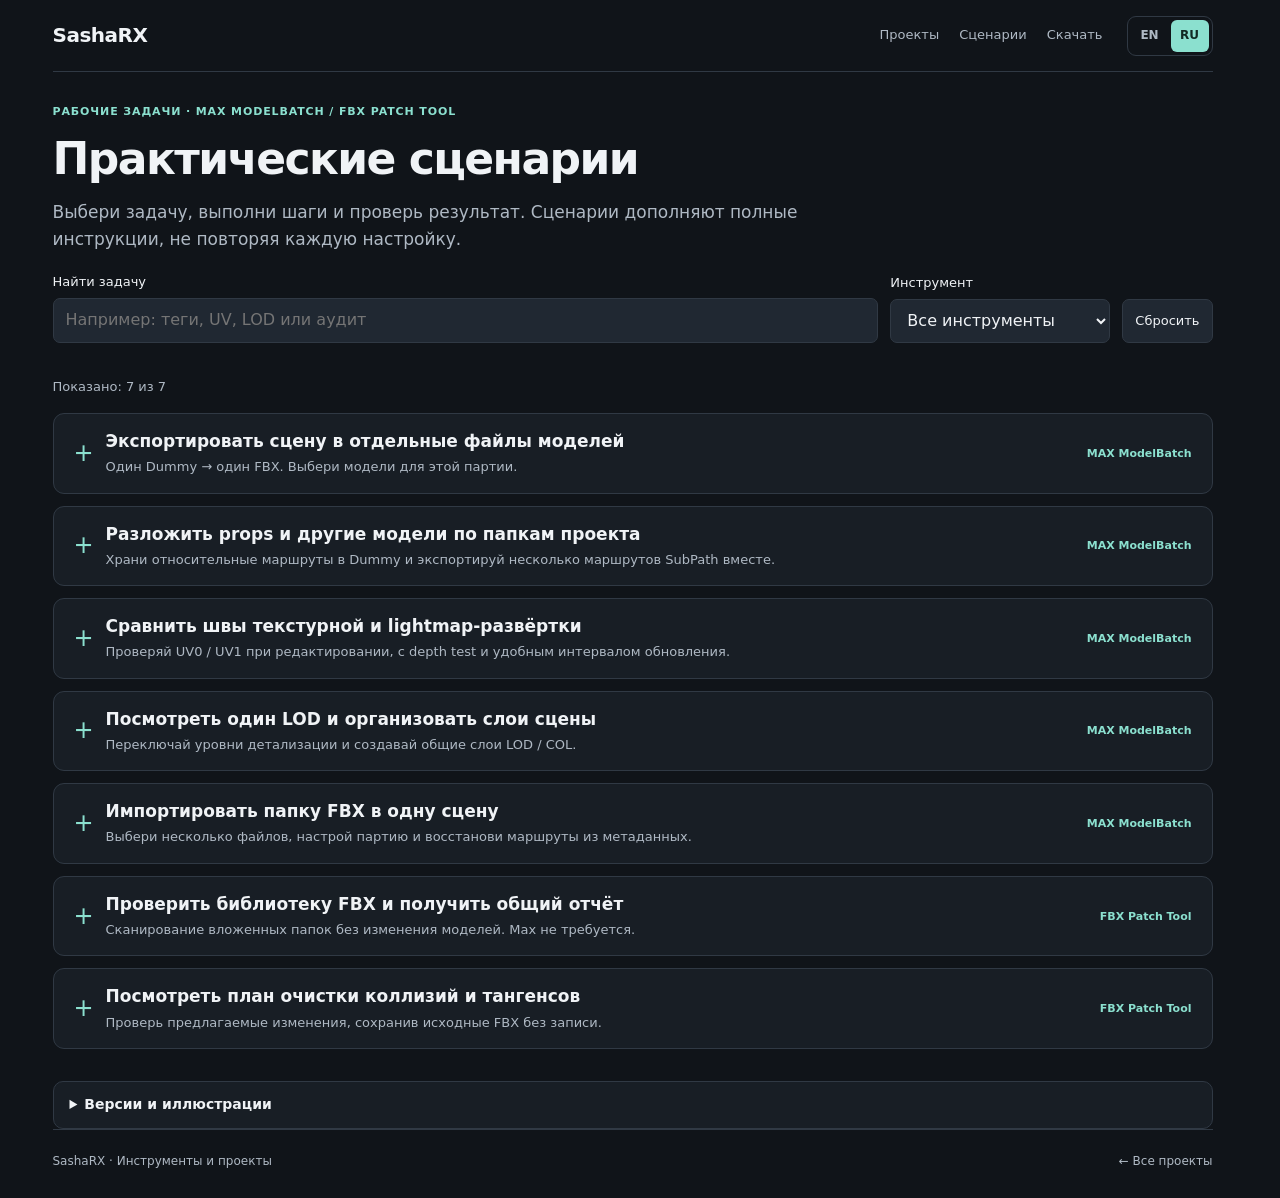
<file: ru/workflows/index.html>
<!DOCTYPE html>

<html lang="ru">
<head>
<meta charset="utf-8"/><meta content="width=device-width,initial-scale=1" name="viewport"/>
<title>Практические сценарии · SashaRX</title><meta content="Короткие инструкции для MAX ModelBatch и FBX Patch Tool: пакетный экспорт, теги, UV, LOD, импорт и аудит библиотеки." name="description"/>
<link href="https://sasharx.github.io/ru/workflows/" rel="canonical"/>
<link href="https://sasharx.github.io/workflows/" hreflang="en" rel="alternate"/><link href="https://sasharx.github.io/ru/workflows/" hreflang="ru" rel="alternate"/><link href="https://sasharx.github.io/workflows/" hreflang="x-default" rel="alternate"/>
<meta content="Практические сценарии · SashaRX" property="og:title"/><meta content="Короткие инструкции для MAX ModelBatch и FBX Patch Tool: пакетный экспорт, теги, UV, LOD, импорт и аудит библиотеки." property="og:description"/><meta content="website" property="og:type"/><meta content="https://sasharx.github.io/ru/workflows/" property="og:url"/><meta content="ru_RU" property="og:locale"/><meta content="https://sasharx.github.io/modelbatch/preview.png" property="og:image"/>
<link href="/assets/site.css?v=20261013" rel="stylesheet"/><link href="/assets/workflows.css?v=20261013-workflows" rel="stylesheet"/><script defer="" src="/assets/workflows.js?v=20261013-workflows"></script>
<script>
(()=>{const key='sasharx.siteLanguage';const locale='ru';const routes={en:'/workflows/',ru:'/ru/workflows/'};try{localStorage.setItem(key,locale)}catch{}document.addEventListener('DOMContentLoaded',()=>{const links=[...document.querySelectorAll('a[data-language]')];const update=()=>links.forEach(link=>link.href=routes[link.dataset.language]+location.search+location.hash);update();addEventListener('hashchange',update);links.forEach(link=>link.addEventListener('click',()=>{try{localStorage.setItem(key,link.dataset.language)}catch{}}));});})();
</script>
</head>
<body>
<a class="skip-link" href="#main">К содержимому</a>
<div class="wrap"><header class="site-header"><a class="brand" href="/ru/">SashaRX</a><div class="header-actions"><nav aria-label="Основная навигация" class="site-nav"><a href="/ru/#projects">Проекты</a><a aria-current="page" href="/ru/workflows/">Сценарии</a><a href="/ru/downloads/">Скачать</a></nav><nav aria-label="Язык сайта" class="language-switch"><a data-language="en" href="/workflows/" hreflang="en" lang="en">EN</a><a aria-current="true" data-language="ru" href="/ru/workflows/" hreflang="ru" lang="ru">RU</a></nav></div></header>
<main id="main"><section class="workflow-hero"><p class="eyebrow">РАБОЧИЕ ЗАДАЧИ · MAX MODELBATCH / FBX PATCH TOOL</p><h1>Практические сценарии</h1><p class="lead">Выбери задачу, выполни шаги и проверь результат. Сценарии дополняют полные инструкции, не повторяя каждую настройку.</p>
<form class="workflow-tools" hidden="" id="workflow-filters"><div class="workflow-search"><label for="workflow-search">Найти задачу</label><input aria-controls="workflow-list" autocomplete="off" id="workflow-search" placeholder="Например: теги, UV, LOD или аудит" type="search"/></div><div><label for="workflow-tool">Инструмент</label><select aria-controls="workflow-list" id="workflow-tool"><option value="all">Все инструменты</option><option value="max">MAX ModelBatch</option><option value="fbx">FBX Patch Tool</option></select></div><button type="button">Сбросить</button></form>
</section><p aria-live="polite" class="workflow-count" id="workflow-count" role="status">7 сценариев</p><p class="workflow-empty" hidden="" id="workflow-empty">Подходящих задач нет. Попробуй другой запрос или сбрось фильтры.</p>
<div class="workflow-list" id="workflow-list"><details class="workflow" data-keywords="batch export dummy FBX пакет экспорт иерархия" data-tool="max" id="batch-export">
<summary><span class="workflow-title"><strong>Экспортировать сцену в отдельные файлы моделей</strong><small>Один Dummy → один FBX. Выбери модели для этой партии.</small></span><span class="workflow-tool">MAX ModelBatch</span></summary>
<div class="workflow-body"><p>Для каждой модели нужна своя иерархия Dummy. В <strong>1.3.11</strong> выдели меши одной модели и открой <strong>Export → Models</strong>. Введи <strong>Asset name</strong>, переключи <strong>At center / At bottom / At LOD0 pivot</strong>, при необходимости включи <strong>Auto LODs</strong> и нажми <strong>Create Dummy</strong>; повтори для остальных. См. <a href="/ru/modelbatch/#compact-ui">компактные элементы Dummy</a>.</p><p>Перед экспортом открой <strong>Materials</strong> рядом с Export. Проверь отмеченные модели в <strong>By model</strong> или переключись на <strong>Duplicates</strong> и просмотри план <strong>Merge identical...</strong>. Список учитывает правила FBX, включая пустые слоты Multi/Sub и коллизии без материалов. <a href="/ru/modelbatch/#material-check">Руководство по Materials →</a></p><ol>
<li>При создании корня задай понятное <strong>Asset name</strong> и позицию в центре или у пола. Для обычных частей составной модели отключи LOD-именование по полигонам: оно предназначено для альтернативных уровней детализации.</li>
<li>Укажи общую <strong>Project folder</strong>. Сними выделение объектов в Max и нажми <strong>Analyze</strong>, чтобы собрать Dummy сцены. При наличии выделения Analyze собирает корни выбранных объектов.</li>
<li>В <strong>Models</strong> выбери <strong>All models</strong> или нужные маршруты SubPath и отметь корни для экспорта. <strong>All / None / Invert</strong> работают только с моделями, видимыми по фильтру.</li>
<li>Проверь <strong>Destination</strong>, <strong>Export settings</strong> и <strong>Mesh channels</strong>. Нажми <strong>Export FBX</strong> и прочитай статус или Log.</li>
</ol>
<div class="workflow-result"><p><strong>Проверь результат.</strong> Каждый отмеченный корень, видимый по фильтру маршрутов SubPath, станет отдельным FBX со своей иерархией и _COL. Выделение строки в Max и галочка экспорта — разные действия.</p></div>
<div class="demo-actions"><a href="/ru/modelbatch/#quickstart">Полная инструкция →</a><a href="/ru/downloads/#modelbatch">Скачать ↓</a></div>
<details class="workflow-shot"><summary>Показать скриншот интерфейса</summary><figure><img alt="Models: галочки корней, пути назначения и теги." decoding="async" height="520" loading="lazy" src="/modelbatch/guide/images/export-models.png" width="800"/><figcaption>Models: галочки корней, пути назначения и маршруты SubPath. · Max 2024 · 1.2.0</figcaption></figure></details>
</div></details><details class="workflow" data-keywords="tags props folders paths color маршруты теги папки пути цвет" data-tool="max" id="tag-folders">
<summary><span class="workflow-title"><strong>Разложить props и другие модели по папкам проекта</strong><small>Храни относительные маршруты в Dummy и экспортируй несколько маршрутов SubPath вместе.</small></span><span class="workflow-tool">MAX ModelBatch</span></summary>
<div class="workflow-body"><p>Используй общий корень проекта, например <code>D:\Game\Assets</code>, и отдельный маршрут SubPath для каждого маршрута.</p><ol>
<li>Задай <strong>Project folder</strong>, открой <strong>SubPath / Tags → Add subpath</strong> и введи ключ, например <code>props</code>.</li>
<li>Нажми <strong>Browse...</strong> возле <strong>Relative folder</strong> и выбери папку внутри проекта. Для <code>D:\Game\Assets\Models\Props</code> сохранится <code>Models/Props</code>. Выбери цвет.</li>
<li>Назначь маршрут SubPath в последнем столбце <strong>Export → Models</strong>. Для нескольких корней выдели строки и используй правый клик → <strong>Assign export subpath to selected roots</strong>.</li>
<li>Проверь итоговый <strong>Destination</strong>. В <strong>SubPath filter</strong> выбери один или несколько маршрутов SubPath, отметь видимые корни и сохрани <code>.max</code>, чтобы сохранить фильтр и галочки экспорта.</li>
</ol>
<div class="workflow-result"><p><strong>Проверь результат.</strong> <code>SM_Chair</code> с маршрутом SubPath <code>props</code> экспортируется в <code>D:\Game\Assets\Models\Props\SM_Chair.fbx</code>. Dummy хранит маршрут SubPath, относительный маршрут и цвет; в другом проекте абсолютный корень задаётся отдельно.</p></div>
<div class="notice"><p>Если корень проекта уже Assets, не добавляй Assets в относительный путь ещё раз. Отсутствующее определение маршрута SubPath или два корня с одним итоговым файлом блокируют экспорт до исправления.</p></div>
<div class="demo-actions"><a href="/ru/modelbatch/#tags">Полная инструкция →</a><a href="/ru/downloads/#modelbatch">Скачать ↓</a></div>
<details class="workflow-shot"><summary>Показать скриншот интерфейса</summary><figure><img alt="Export Tags: ключи, относительные папки и цвета." decoding="async" height="602" loading="lazy" src="/modelbatch/guide/images/export-tags.png" width="1004"/><figcaption>SubPath / Tags: ключи, относительные папки и цвета. · Max 2024 · 1.2.0</figcaption></figure></details>
</div></details><details class="workflow" data-keywords="uv lightmap seams editable poly depth UV0 UV1 лайтмап швы обновление" data-tool="max" id="uv-lightmap">
<summary><span class="workflow-title"><strong>Сравнить швы текстурной и lightmap-развёртки</strong><small>Проверяй UV0 / UV1 при редактировании, с depth test и удобным интервалом обновления.</small></span><span class="workflow-tool">MAX ModelBatch</span></summary>
<div class="workflow-body"><p>Выдели нужные меши. Оверлей читает итоговый стек модификаторов, включая Editable Poly и Unwrap UVW.</p><ol>
<li>Открой <strong>Viewport → UV seams</strong>, включи <strong>Show UV seams</strong> и выбери <strong>Selected objects</strong> для проверки выбранных мешей.</li>
<li>Выбери <strong>UV1 (Max channel 2)</strong> для lightmap-швов или <strong>Both (compare)</strong> для сравнения с UV0 / Max channel 1.</li>
<li>В режиме Both опция <strong>Only differences</strong> скрывает общие швы. Настрой читаемые цвета и включи <strong>Hide occluded seams (Depth test)</strong>, чтобы скрыть линии за поверхностями.</li>
<li>Если редактирование тяжёлое, попробуй <strong>Refresh interval</strong> 200–500 мс. При необходимости нажми <strong>Refresh</strong>; <strong>Details</strong> покажет пропущенные узлы и проблемы UV.</li>
</ol>
<div class="workflow-result"><p><strong>Проверь результат.</strong> Оверлей продолжает работать при смене вкладки и закрытии панели. Он показывает границы швов; создание, упаковку и проверку корректности lightmap-развёртки нужно выполнять отдельно.</p></div>
<div class="demo-actions"><a href="/ru/modelbatch/#seams">Полная инструкция →</a><a href="/ru/downloads/#modelbatch">Скачать ↓</a></div>
<details class="workflow-shot"><summary>Показать скриншот интерфейса</summary><figure><img alt="UV Seams: канал, область объектов, depth test, цвета и интервал обновления." decoding="async" height="547" loading="lazy" src="/modelbatch/guide/images/uv-seams.png" width="1004"/><figcaption>UV Seams: канал, область объектов, depth test, цвета и интервал обновления. · Max 2024 · 1.2.0</figcaption></figure></details>
</div></details><details class="workflow" data-keywords="lod layers collider collision _COL слои коллизии коллайдер детализация" data-tool="max" id="lod-preview">
<summary><span class="workflow-title"><strong>Посмотреть один LOD и организовать слои сцены</strong><small>Переключай уровни детализации и создавай общие слои LOD / COL.</small></span><span class="workflow-tool">MAX ModelBatch</span></summary>
<div class="workflow-body"><p>Используй имена объектов или групп: <code>Chair_LOD0</code>, <code>Chair_LOD1</code> и <code>Chair_COL</code>.</p><ol>
<li>Открой <strong>Viewport → LOD preview</strong> и выбери обнаруженный уровень. <strong>Previous / Next</strong> пропускают отсутствующие уровни.</li>
<li>Отключи <strong>Show objects without LOD names</strong>, чтобы убрать посторонние объекты. Дети наследуют ближайшего предка с LOD-именем, если у них нет своего явного маркера.</li>
<li>Выбери <strong>All LODs</strong>, чтобы восстановить обычную видимость перед дальнейшей работой со сценой.</li>
<li>Для постоянных общих слоёв используй <strong>Export → Models → Scene tools → Organize export layers</strong>. Кнопка создаёт недостающие слои и обрабатывает всю сцену, независимо от выделения и фильтров экспорта.</li>
</ol>
<div class="workflow-result"><p><strong>Проверь результат.</strong> LOD-просмотр фильтрует вьюпорт, но не определяет состав экспорта. Организация слоёв меняет принадлежность объектов, сохраняет настройки слоёв и отменяется одним Ctrl+Z.</p></div>
<div class="demo-actions"><a href="/ru/modelbatch/#lod">Полная инструкция →</a><a href="/ru/downloads/#modelbatch">Скачать ↓</a></div>
<details class="workflow-shot"><summary>Показать скриншот интерфейса</summary><figure><img alt="LOD1 в тестовой сцене. Остальные уровни скрыты временно." decoding="async" height="496" loading="lazy" src="/modelbatch/guide/images/lod1.png" width="968"/><figcaption>LOD1 в тестовой сцене. Остальные уровни скрыты временно. · Max 2024 · 1.2.0</figcaption></figure></details>
</div></details><details class="workflow" data-keywords="import batch folder metadata tags импорт папка метаданные" data-tool="max" id="fbx-import">
<summary><span class="workflow-title"><strong>Импортировать папку FBX в одну сцену</strong><small>Выбери несколько файлов, настрой партию и восстанови маршруты из метаданных.</small></span><span class="workflow-tool">MAX ModelBatch</span></summary>
<div class="workflow-body"><p>Все выбранные файлы импортируются в текущую сцену Max. Абсолютную Project folder для принимающего проекта задай отдельно.</p><ol>
<li>Открой <strong>FBX Import → Folder → Browse...</strong>. Если содержимое папки изменилось, нажми <strong>Refresh</strong>.</li>
<li>Выдели файлы через <strong>Ctrl/Shift</strong> или используй <strong>Select All</strong>.</li>
<li>Включи <strong>Show FBX options for the first file</strong>, если нужны настройки штатного импортера Max. Для файлов этого плагина оставь <strong>Restore export subpaths and relative folders from FBX</strong> включённым.</li>
<li>Нажми <strong>Import Selected</strong>, затем проверь Status каждого файла и отчёт. <strong>Stop after current file</strong> завершит текущий файл перед остановкой партии.</li>
</ol>
<div class="workflow-result"><p><strong>Проверь результат.</strong> Выбранные FBX попадают в сцену. При наличии метаданных плагина восстанавливаются маршруты SubPath и относительные маршруты; конфликтующие маршруты получают отдельные маршруты SubPath. Отдельный .max для каждого FBX не создаётся.</p></div>
<div class="demo-actions"><a href="/ru/modelbatch/#import">Полная инструкция →</a><a href="/ru/downloads/#modelbatch">Скачать ↓</a></div>
<details class="workflow-shot"><summary>Показать скриншот интерфейса</summary><figure><img alt="FBX Import: папка, выделение файлов, настройки и статусы." decoding="async" height="520" loading="lazy" src="/modelbatch/guide/images/fbx-import.png" width="800"/><figcaption>FBX Import: папка, выделение файлов, настройки и статусы. · Max 2024 · 1.2.0</figcaption></figure></details>
</div></details><details class="workflow" data-keywords="audit report cli command terminal batch check аудит отчёт команда библиотека" data-tool="fbx" id="fbx-audit">
<summary><span class="workflow-title"><strong>Проверить библиотеку FBX и получить общий отчёт</strong><small>Сканирование вложенных папок без изменения моделей. Max не требуется.</small></span><span class="workflow-tool">FBX Patch Tool</span></summary>
<div class="workflow-body"><p>Распакуй FBX Patch Tool 1.1.1 и открой PowerShell рядом с <code>patch_fbx.exe</code>. Замени пример папки ниже своей.</p><ol>
<li>Проверь программу командой <code>.\patch_fbx.exe --version</code>.</li>
<li>Запусти аудит ниже: <code>-r</code> включает вложенные папки, <code>-v</code> показывает результаты по файлам, <code>-j 4</code> ограничивает обработку четырьмя процессами.</li>
<li>Открой <code>audit.md</code> в текущей папке и проверь найденные модели. Существующий отчёт с таким именем будет перезаписан.</li>
<li>Для подробных данных мешей и материалов одного файла выбери <code>--inspect</code> в конструкторе команд. Проверяй код завершения вместе с отчётом: найденные проблемы сами по себе не исключают код 0.</li>
</ol>
<div class="workflow-command"><pre><code>.\patch_fbx.exe -r -v -j 4 --report-file 'audit.md' 'D:\Models'</code></pre><button class="command-copy" hidden="" type="button">Копировать команду</button><span aria-live="polite" class="copy-status" role="status"></span></div>
<div class="workflow-result"><p><strong>Проверь результат.</strong> Флаги исправлений не включены, поэтому исходные FBX и резервные копии не меняются. Код 2 означает сбой импорта или обработки хотя бы одного файла; код 1 — неверные аргументы или отсутствие подходящих файлов.</p></div>
<div class="demo-actions"><a href="/ru/fbx-patch/#commands">Полная инструкция →</a><a href="/ru/downloads/#fbx">Скачать ↓</a></div>
</div></details><details class="workflow" data-keywords="dry-run preview cleanup tangent collision col предпросмотр очистка тангенсы коллизии" data-tool="fbx" id="fbx-preview">
<summary><span class="workflow-title"><strong>Посмотреть план очистки коллизий и тангенсов</strong><small>Проверь предлагаемые изменения, сохранив исходные FBX без записи.</small></span><span class="workflow-tool">FBX Patch Tool</span></summary>
<div class="workflow-body"><p>Используй после аудита, когда нужно согласовать одинаковую очистку для всей папки.</p><ol>
<li>Запусти команду ниже со своей папкой моделей. Оставь <code>-n</code>: это режим dry-run.</li>
<li>Проверь план удаления тангенсов/бинормалей и очистки UV/цветов вершин у мешей коллизий.</li>
<li>Для других операций выбери <strong>Предпросмотр</strong> в конструкторе команд. Например, ограничение UV меняет координаты вне диапазона, но не создаёт и не упаковывает lightmap-развёртку.</li>
<li>После проверки предпросмотра убери -n, чтобы применить выбранные исправления. В 1.1.1 ошибка временного экспорта исправлена; по умолчанию создаётся .fbx.bak.</li>
</ol>
<div class="workflow-command"><pre><code>.\patch_fbx.exe -n -r --strip-tbn --strip-col-data 'D:\Models'</code></pre><button class="command-copy" hidden="" type="button">Копировать команду</button><span aria-live="polite" class="copy-status" role="status"></span></div>
<div class="workflow-result"><p><strong>Проверь результат.</strong> Команда показывает план без записи FBX и резервных копий. Убирай -n после проверки выбранных исправлений и входных путей.</p></div>
<div class="notice"><p>Строгая нормализация каналов, восстановление отсутствующего сглаживания и очистка коллизий включаются явно. Отсутствующий UV1 копирует UV0. Проверено на сгенерированных FBX; ID объектов после строгой перезаписи меняются. Нативная работа Unity/Max не проверена.</p></div>
<div class="demo-actions"><a href="/ru/fbx-patch/#builder">Конструктор команд →</a><a href="/ru/downloads/#fbx">Скачать ↓</a></div>
</div></details></div>
<details class="capture-note"><summary>Версии и иллюстрации</summary><p style="padding:16px">MAX ModelBatch 1.3.11 и FBX Patch Tool 1.1.1. Используются существующие тестовые снимки Max 2024 из версии 1.2.0, поэтому на них встречаются старые названия. В иллюстрированном руководстве показаны нативные заголовки и новая компактная компоновка. Готовые пакеты и SHA-256 доступны публично.</p></details></main>
<footer class="site-footer"><span>SashaRX · Инструменты и проекты</span><a href="/ru/">← Все проекты</a></footer></div>
</body></html>
</file>
<file: assets/gallery.css>
html { scrollbar-gutter: stable; }
html.gallery-open { overflow: hidden; }
.atmosphere-gallery a { cursor: zoom-in; }
.gallery-viewer {
  width: min(1400px, calc(100% - 32px));
  height: min(900px, calc(100vh - 32px));
  height: min(900px, calc(100dvh - 32px));
  max-width: none;
  max-height: none;
  margin: auto;
  padding: 16px;
  border: 1px solid var(--line);
  border-radius: 14px;
  background: #10151b;
  color: var(--text);
  box-shadow: 0 20px 80px #0008;
}
.gallery-viewer[open] { display: grid; grid-template-rows: auto minmax(0, 1fr) auto; gap: 12px; }
.gallery-viewer::backdrop { background: #05090ee6; backdrop-filter: blur(6px); }
.gallery-toolbar { display: flex; align-items: center; justify-content: space-between; gap: 16px; }
.gallery-counter { color: var(--muted); font-size: 14px; }
.gallery-viewer button {
  display: grid;
  place-items: center;
  flex-shrink: 0;
  width: 48px;
  height: 48px;
  border: 1px solid #536270;
  border-radius: 50%;
  background: #182029ee;
  color: #eef4f9;
  font: 30px/1 "Segoe UI", Arial, sans-serif;
  cursor: pointer;
}
.gallery-viewer button:hover { background: #2e3c48; }
.gallery-viewer button[hidden] { display: none; }
.gallery-viewer button:focus-visible { outline: 3px solid var(--accent); outline-offset: 3px; }
.gallery-stage { position: relative; display: grid; place-items: center; min-height: 0; touch-action: pan-y; }
.gallery-stage img { display: block; width: 100%; height: 100%; min-height: 0; object-fit: contain; user-select: none; }
.gallery-prev, .gallery-next { position: absolute; top: 50%; transform: translateY(-50%); }
.gallery-prev { left: 8px; }
.gallery-next { right: 8px; }
.gallery-footer { text-align: center; }
.gallery-caption { margin: 0; font-size: 15px; }
.gallery-hint { margin: 4px 0 0; color: var(--muted); font-size: 12px; }
.gallery-title { position: absolute; width: 1px; height: 1px; padding: 0; overflow: hidden; clip-path: inset(50%); white-space: nowrap; }
@media (max-width: 600px) {
  .gallery-viewer { width: calc(100% - 16px); height: calc(100vh - 16px); height: calc(100dvh - 16px); padding: 10px; gap: 10px; border-radius: 10px; }
  .gallery-viewer button { width: 44px; height: 44px; }
  .gallery-prev { left: 2px; }
  .gallery-next { right: 2px; }
  .gallery-caption { font-size: 14px; }
}
</file>
<file: assets/site.css>
:root {
  color-scheme: dark;
  --bg: #101419;
  --panel: #181e25;
  --card: var(--panel);
  --line: #303944;
  --text: #f0f3f6;
  --ink: var(--text);
  --muted: #afb9c4;
  --accent: #8be0cf;
  --surface: #202832;
}
* { box-sizing: border-box; }
html { scroll-behavior: smooth; scroll-padding-top: 88px; scrollbar-gutter: stable; }
body { margin: 0; background: var(--bg); color: var(--text); font: 16px/1.55 system-ui, -apple-system, "Segoe UI", sans-serif; }
a { color: var(--accent); text-underline-offset: 3px; }
a:hover { color: #c0f3e9; }
:where(a, button, input, select, textarea, summary):focus-visible { outline: 2px solid var(--accent); outline-offset: 4px; }
button, input, select, textarea { font: inherit; }
button, summary { cursor: pointer; }
button, .button { touch-action: manipulation; }
img { max-width: 100%; height: auto; }
p, li, h1, h2, h3 { overflow-wrap: anywhere; }
h1, h2, h3 { color: var(--text); line-height: 1.2; letter-spacing: -.035em; }
h1 { font-size: clamp(30px, 4vw, 44px); margin: 0 0 14px; }
h2 { font-size: 25px; margin: 0 0 14px; }
h3 { font-size: 23px; margin: 0 0 12px; }
p { margin: 0 0 14px; }
code { font: .9em/1.5 Consolas, "Courier New", monospace; overflow-wrap: anywhere; }
pre { max-width: 100%; overflow-x: auto; }
pre code { overflow-wrap: normal; }
.wrap { width: min(1160px, calc(100% - 64px)); margin: auto; }
.site-header { display: flex; justify-content: space-between; align-items: center; gap: 20px; min-height: 72px; padding: 12px 0; border-bottom: 1px solid var(--line); }
.brand { color: var(--text); font-size: 20px; font-weight: 750; text-decoration: none; letter-spacing: -.025em; }
.header-actions { display: flex; align-items: center; gap: 24px; min-width: 0; }
.site-nav { display: flex; align-items: center; gap: 20px; }
.site-nav a, .back { color: var(--muted); font-size: 13px; text-decoration: none; }
.site-nav a:hover, .back:hover { color: var(--text); }
.language-switch { display: flex; align-items: center; gap: 2px; width: max-content; padding: 3px; border: 1px solid var(--line); border-radius: 9px; }
.language-switch a { display: grid; place-items: center; min-width: 38px; min-height: 32px; padding: 4px 8px; border-radius: 6px; color: var(--muted); font-size: 12px; font-weight: 650; line-height: 1.4; text-decoration: none; }
.language-switch a:hover { background: var(--surface); color: var(--text); }
.language-switch a[aria-current=true] { background: var(--accent); color: #112a24; }
.eyebrow, .badge { color: var(--accent); font-size: 11px; font-weight: 650; letter-spacing: .08em; line-height: 1.5; text-transform: uppercase; }
.eyebrow { margin: 0 0 12px; }
.button { display: inline-flex; justify-content: center; align-items: center; min-height: 42px; padding: 10px 14px; border: 1px solid transparent; border-radius: 8px; background: var(--accent); color: #112a24; font-size: 13px; font-weight: 650; line-height: 1.4; text-align: center; text-decoration: none; }
.button:hover { background: #aff0e1; color: #112a24; }
.button-secondary, .button.secondary { border-color: var(--line); background: transparent; color: var(--text); }
.button-secondary:hover, .button.secondary:hover { background: var(--surface); color: var(--text); }
.demo-actions, .actions, .hero-actions { display: flex; flex-wrap: wrap; align-items: center; gap: 8px; }
.notice, .shader-note { border: 1px solid #655338; border-radius: 8px; background: #231f19; color: #dfcaa8; padding: 12px 14px; font-size: 13px; }
.notice p { margin: 0; color: inherit; }
.notice strong, .shader-note strong { color: #f3deb8; }
.page-contents, .command-examples, .capture-note { border: 1px solid var(--line); border-radius: 10px; background: var(--panel); }
.page-contents > summary, .command-examples > summary, .capture-note > summary { padding: 12px 16px; color: var(--text); font-size: 14px; font-weight: 550; }
.page-contents[open] > summary, .command-examples[open] > summary, .capture-note[open] > summary { border-bottom: 1px solid var(--line); }
.page-contents nav { display: flex; flex-wrap: wrap; gap: 8px; padding: 12px; }
.page-contents nav a { padding: 8px 10px; border-radius: 6px; color: var(--muted); font-size: 13px; text-decoration: none; }
.page-contents nav a:hover { color: var(--text); background: var(--surface); }
.table-wrap { max-width: 100%; overflow-x: auto; overscroll-behavior-x: contain; border: 1px solid var(--line); border-radius: 9px; margin: 18px 0; }
table { width: 100%; border-collapse: collapse; font-size: 14px; }
th, td { padding: 10px 12px; text-align: left; vertical-align: top; border-bottom: 1px solid var(--line); }
th { color: var(--text); background: var(--surface); font-weight: 600; }
td { color: var(--muted); }
tr:last-child td { border-bottom: 0; }
.site-footer { display: flex; justify-content: space-between; flex-wrap: wrap; gap: 12px; border-top: 1px solid var(--line); padding: 22px 0 28px; color: var(--muted); font-size: 12px; }
.site-footer a { color: var(--muted); text-decoration: none; }
.skip-link { position: fixed; z-index: 50; top: 8px; left: 12px; transform: translateY(-150%); background: var(--accent); color: #112a24; border-radius: 6px; padding: 10px 14px; text-decoration: none; }
.skip-link:focus { transform: none; }
@media (max-width: 700px) {
  .wrap { width: calc(100% - 32px); }
  .site-header { min-height: 64px; gap: 12px; flex-wrap: wrap; }
  .header-actions { gap: 12px; }
  .language-switch a { min-height: 38px; }
  .site-nav { gap: 12px; }
  .site-nav a, .back { display: inline-flex; align-items: center; min-height: 44px; }
  .button { min-height: 44px; }
  .page-contents nav { display: grid; grid-template-columns: repeat(2, minmax(0, 1fr)); gap: 4px; }
  .page-contents nav a { min-height: 44px; display: flex; align-items: center; }
  input, select, textarea { font-size: 16px; }
  h2 { font-size: 23px; }
  th, td { padding: 10px; }
}
@media (max-width: 420px) {
  .site-header { display: grid; grid-template-columns: 1fr auto; gap: 0 12px; padding: 8px 0; }
  .site-header .header-actions { display: contents; }
  .site-header .brand { grid-column: 1; grid-row: 1; }
  .site-header .language-switch { grid-column: 2; grid-row: 1; }
  .site-nav, .back { grid-column: 1 / -1; grid-row: 2; }
  .site-nav { gap: 16px; }
  .brand { font-size: 18px; }
}
@media (prefers-reduced-motion: reduce) { html { scroll-behavior: auto; } }
@media print {
  :root { color-scheme: light; }
  body { background: #fff; color: #172029; }
  .wrap { width: 100%; }
  .language-switch, .skip-link { display: none !important; }
  h1, h2, h3, p, li, td, code, strong, a { color: #172029; }
  .table-wrap { overflow: visible; border-color: #aeb9c2; }
  th { background: #edf2f5; color: #172029; }
  th, td { border-color: #aeb9c2; }
}
</file>
<file: assets/home.css>
.about { display: grid; grid-template-columns: 1.5fr 1fr; align-items: center; gap: 48px; padding: 40px 0 36px; }
.about h1 { max-width: 650px; font-size: clamp(32px, 4vw, 48px); }
.lead { max-width: 650px; color: var(--muted); font-size: 17px; }
.about .lead { margin: 0; }
.note { border-left: 1px solid var(--line); padding-left: 28px; color: var(--muted); font-size: 14px; }
.note h2 { font-size: 16px; letter-spacing: -.01em; margin-bottom: 8px; }
.note p { margin-bottom: 8px; }
.note a { font-size: 13px; }
.about-disclosure > summary { min-height: 44px; padding: 10px 14px; border: 1px solid var(--line); border-radius: 8px; background: var(--panel); color: var(--text); font-size: 14px; font-weight: 600; }
@media (min-width: 701px) { .about-disclosure[open] > summary { display: none; } }
.section-title { display: flex; align-items: baseline; justify-content: space-between; gap: 16px; margin-bottom: 16px; }
.section-title h2 { margin: 0; font-size: 22px; }
.section-title span { color: var(--muted); font-size: 12px; }
.section-title span a { display: inline-flex; align-items: center; min-height: 44px; }
.project-grid { display: grid; grid-template-columns: repeat(2, minmax(0, 1fr)); gap: 16px; }
.project { min-width: 0; display: flex; flex-direction: column; border: 1px solid var(--line); border-radius: 14px; background: var(--panel); }
.project-copy { padding: 24px; }
.project-copy p { color: var(--muted); font-size: 14px; }
.badge { display: block; margin-bottom: 10px; }
.project h3 { font-size: 26px; }
.features { display: flex; flex-wrap: wrap; gap: 6px; margin: 16px 0; }
.features span { padding: 4px 8px; border-radius: 5px; background: var(--surface); color: var(--muted); font-size: 11px; line-height: 1.4; }
.project-details { min-width: 0; margin-top: auto; }
.project-details > summary { min-height: 44px; padding: 12px 20px; border-top: 1px solid var(--line); color: var(--accent); font-size: 13px; font-weight: 600; }
.project-details-content { min-width: 0; padding: 0 24px 24px; }
.project-details-content > .features { margin-top: 0; }
.project-details-content > p { color: var(--muted); font-size: 13px; }
@media (min-width: 701px) { .project-details[open] > summary { display: none; } }
.project-image { display: flex; justify-content: center; margin: 0; padding: 12px; background: #10171d; border: 1px solid var(--line); border-radius: 8px; }
.project-image img { display: block; max-height: 220px; width: auto; border: 1px solid var(--line); border-radius: 7px; }
#fbx-patch .project-copy { padding-bottom: 0; }
.demo-launch { padding: 0 24px 24px; }
.demo-launch p { margin: 12px 0 0; color: var(--muted); font-size: 13px; }
.command-preview { margin: 0; padding: 18px; background: #10171d; border: 1px solid var(--line); border-radius: 8px; }
.command-preview span { display: block; margin-bottom: 10px; color: var(--accent); font-size: 11px; font-weight: 600; letter-spacing: .08em; }
.command-preview pre { margin: 0; color: #d7e4f0; font-size: 13px; line-height: 1.8; white-space: pre-wrap; overflow-wrap: anywhere; }
.command-preview code { overflow-wrap: anywhere; }
.command-preview p { margin: 12px 0 0; color: var(--muted); font-size: 12px; }
.project-atmosphere { grid-column: 1 / -1; }
.atmosphere-info { min-width: 0; display: grid; grid-template-columns: 1fr 1fr; align-items: center; }
.atmosphere-info .demo-launch { padding-top: 24px; }
.atmosphere-gallery { min-width: 0; display: grid; grid-template-columns: repeat(2, minmax(0, 1fr)); gap: 12px; }
.atmosphere-gallery figure { margin: 0; min-width: 0; }
.atmosphere-gallery a { display: block; border: 1px solid var(--line); border-radius: 8px; overflow: hidden; }
.atmosphere-gallery img { display: block; width: 100%; }
.atmosphere-gallery figcaption { margin-top: 8px; color: var(--muted); font-size: 11px; line-height: 1.5; }
.effect-list { display: grid; grid-template-columns: repeat(2, minmax(0, 1fr)); gap: 20px 28px; margin: 24px 0 0; }
.effect-list > div { min-width: 0; }
.effect-list dt { margin-bottom: 8px; color: var(--text); font-size: 15px; font-weight: 650; }
.effect-list dd { margin: 0; color: var(--muted); font-size: 13px; line-height: 1.65; }
.effect-list p { margin-bottom: 8px; }
.effect-list p:last-child { margin-bottom: 0; }
.effect-list strong { color: var(--text); font-weight: 550; }
.demo-launch .shader-note { margin-top: 12px; font-size: 12px; color: #dfcaa8; }
.shader-note strong { display: block; margin-bottom: 3px; }
.upcoming { display: flex; align-items: center; justify-content: space-between; flex-wrap: wrap; gap: 16px; padding: 24px 0; }
.upcoming h2 { font-size: 14px; letter-spacing: 0; margin: 0 0 2px; }
.upcoming p { margin: 0; color: var(--muted); font-size: 12px; }
.future-projects { display: flex; gap: 8px; }
.future-projects span { padding: 5px 10px; border: 1px dashed var(--line); border-radius: 6px; color: var(--muted); font-size: 12px; }
@media (max-width: 900px) {
  .about { grid-template-columns: 1.3fr 1fr; gap: 28px; }
  .project-copy { padding: 20px; }
  .demo-launch { padding: 0 20px 20px; }
  .project-details-content { padding: 0 20px 20px; }
}
@media (max-width: 700px) {
  .about-disclosure { margin: 16px 0 20px; }
  .about { grid-template-columns: 1fr; gap: 16px; padding: 16px 0 0; }
  .about h1 { font-size: 30px; margin-bottom: 10px; }
  .about .lead { font-size: 16px; }
  .note { border: 0; padding: 0; }
  .note h2 { display: none; }
  .note p { margin-bottom: 6px; }
  .project-grid, .atmosphere-info, .effect-list { grid-template-columns: 1fr; }
  .section-title { align-items: flex-start; gap: 6px; flex-direction: column; }
  .project-copy { padding: 18px 18px 16px; }
  .project-copy p { margin-bottom: 12px; }
  .demo-launch { padding: 0 18px 16px; }
  .atmosphere-info .demo-launch { padding-top: 0; }
  .project-details-content { padding: 16px 18px 18px; }
  .project-details > summary { padding-left: 18px; padding-right: 18px; }
  .project-details[open] > summary { border-bottom: 1px solid var(--line); }
  .atmosphere-gallery { grid-template-columns: repeat(2, minmax(0, 1fr)); }
  .project h3 { font-size: 24px; }
  .project-image img { max-height: none; width: 100%; }
  .project .demo-actions .button { flex-grow: 1; }
  .upcoming { padding: 20px 0; }
}
@media (max-width: 380px) { .atmosphere-gallery { grid-template-columns: 1fr; } }
</file>
<file: assets/project-pages.css>
.project-hero { display: grid; grid-template-columns: 1fr 1fr; align-items: center; gap: 32px; padding: 36px 0; }
.project-hero h1 { margin-bottom: 12px; }
.project-hero p { color: var(--muted); }
.hero-image { margin: 0; min-width: 0; }
.hero-image img { display: block; width: 100%; border: 1px solid var(--line); border-radius: 12px; }
.hero-image figcaption, .capture-meta { color: var(--muted); font-size: 12px; margin-top: 8px; }
.project-hero .shader-note { margin: 16px 0 0; }
.project-hero .shader-note strong { display: block; }
.section-nav { display: flex; flex-wrap: wrap; gap: 8px; padding: 12px 0 20px; }
.section-nav a { padding: 7px 11px; border: 1px solid var(--line); border-radius: 6px; color: var(--muted); font-size: 13px; text-decoration: none; }
.section-nav a:hover { background: var(--surface); color: var(--text); }
.project-section { padding: 24px 0; border-top: 1px solid var(--line); }
.project-section > p { max-width: 850px; color: var(--muted); font-size: 14px; }
.info-grid, .workflow-grid { display: grid; grid-template-columns: repeat(2, minmax(0, 1fr)); gap: 16px; }
.info-card, .workflow-card { min-width: 0; padding: 20px; border: 1px solid var(--line); border-radius: 10px; background: var(--panel); }
.info-card h3, .workflow-card h3 { font-size: 18px; }
.info-card p, .info-card li, .workflow-card p, .workflow-card li { color: var(--muted); font-size: 14px; }
.info-card p:last-child, .workflow-card p:last-child { margin-bottom: 0; }
.info-card ol, .workflow-card ol { margin: 12px 0 16px; padding-left: 20px; }
.effect-list { display: grid; grid-template-columns: repeat(2, minmax(0, 1fr)); gap: 24px; margin: 0; }
.effect-list > div { min-width: 0; }
.effect-list dt { margin-bottom: 8px; font-size: 17px; font-weight: 650; }
.effect-list dd { margin: 0; color: var(--muted); font-size: 14px; }
.effect-list dd strong { color: var(--text); }
.effect-list p:last-child { margin-bottom: 0; }
.comparison { margin: 20px 0 28px; padding: 18px; border: 1px solid var(--line); border-radius: 12px; background: var(--panel); }
.comparison h3 { font-size: 19px; }
.comparison > p { color: var(--muted); font-size: 13px; }
.comparison-stage { min-width: 0; display: grid; grid-template-columns: 1fr 1fr; gap: 12px; }
.comparison-stage figure { min-width: 0; margin: 0; }
.comparison-stage img { display: block; width: 100%; height: auto; }
.comparison-stage figcaption { padding: 8px 0; color: var(--muted); font-size: 12px; }
.comparison.is-interactive .comparison-stage { position: relative; display: block; aspect-ratio: 1280 / 660; overflow: hidden; border-radius: 8px; background: #05080c; cursor: ew-resize; touch-action: pan-y pinch-zoom; user-select: none; }
.is-interactive .comparison-stage:focus-visible { outline: 2px solid var(--accent); outline-offset: 4px; }
.is-interactive .comparison-stage figure { position: absolute; inset: 0; }
.is-interactive .comparison-stage img { height: 100%; object-fit: contain; }
.is-interactive .comparison-stage figcaption { display: none; }
.is-interactive .comparison-after { clip-path: inset(0 0 0 50%); }
.is-interactive .comparison-stage::after { position: absolute; top: 0; bottom: 0; left: var(--split, 50%); width: 2px; background: var(--accent); content: ''; pointer-events: none; }
.is-interactive .comparison-stage::before { position: absolute; z-index: 1; top: 50%; left: clamp(20px, var(--split, 50%), calc(100% - 20px)); display: grid; place-items: center; width: 36px; height: 36px; border: 2px solid var(--accent); border-radius: 50%; color: var(--text); background: var(--panel); content: '↔'; transform: translate(-50%, -50%); pointer-events: none; }
.comparison-controls { padding-top: 12px; }
.comparison-controls[hidden] { display: none; }
.comparison-buttons { display: flex; flex-wrap: wrap; gap: 8px; }
.comparison-buttons button { min-height: 40px; padding: 8px 12px; border: 1px solid var(--line); border-radius: 7px; color: var(--text); background: var(--surface); font-size: 13px; }
.comparison-buttons button[aria-pressed=true] { border-color: var(--accent); color: var(--accent); }
.comparison-sides { margin: 8px 0 0; color: var(--muted); font-size: 12px; }
.comparison-note { margin: 4px 0 0; }
.aa-detail { display: flex; flex-wrap: wrap; gap: 20px; margin: 12px 0; }
.aa-detail figure { margin: 0; }
.aa-detail img { display: block; width: 220px; max-width: 100%; image-rendering: pixelated; border-radius: 5px; }
.aa-detail figcaption { margin-top: 6px; color: var(--muted); font-size: 12px; }
.atmosphere-gallery { display: grid; grid-template-columns: 1fr 1fr; gap: 16px; }
.atmosphere-gallery figure { margin: 0; min-width: 0; }
.atmosphere-gallery a { display: block; overflow: hidden; border: 1px solid var(--line); border-radius: 9px; }
.atmosphere-gallery img { display: block; width: 100%; }
.atmosphere-gallery figcaption { margin-top: 6px; color: var(--muted); font-size: 12px; }
.download-hero { padding: 32px 0 20px; }
.download-hero .lead { max-width: 740px; color: var(--muted); font-size: 17px; }
.download-picker { max-width: 760px; padding: 22px; border: 1px solid var(--line); border-radius: 12px; background: var(--panel); }
.picker-fields { display: grid; grid-template-columns: 1fr 1fr; gap: 16px; margin-bottom: 16px; }
.picker-fields label { display: block; margin-bottom: 6px; font-size: 13px; }
.picker-fields select { width: 100%; min-height: 44px; padding: 8px 10px; border: 1px solid var(--line); border-radius: 7px; background: var(--surface); color: var(--text); }
.package-name { display: block; margin: 14px 0 8px; overflow-wrap: anywhere; font-size: 12px; color: var(--muted); }
.package-status { margin: 0; font-size: 13px; color: var(--muted); }
.download-picker .notice { margin-top: 16px; }
.download-picker .notice p { margin: 0; }
.download-picker [hidden] { display: none !important; }
#glb-tools-download { margin-top: 10px; }
.all-builds { margin-top: 18px; }
.all-builds > summary { min-height: 44px; padding: 10px 0; font-size: 14px; color: var(--accent); }
.download-links { display: flex; flex-wrap: wrap; gap: 12px; margin-top: 16px; font-size: 13px; }
.release-note { margin-top: 18px; color: var(--muted); font-size: 14px; }
.recipe-nav { display: flex; flex-wrap: wrap; gap: 8px; margin-top: 14px; }
.recipe-nav a { font-size: 13px; }
@media (max-width: 700px) {
  .project-hero, .info-grid, .effect-list, .workflow-grid { grid-template-columns: 1fr; }
  .project-hero { gap: 20px; padding: 24px 0; }
  .project-hero .demo-actions .button { flex-grow: 1; }
  .section-nav a, .comparison-buttons button { min-height: 44px; }
  .project-section { padding: 20px 0; }
  .comparison, .info-card, .workflow-card, .download-picker { padding: 16px; }
  .picker-fields { grid-template-columns: 1fr; gap: 12px; }
  .download-picker .button { width: 100%; }
  .aa-detail { flex-wrap: nowrap; gap: 12px; }
  .aa-detail figure { flex: 1; min-width: 0; }
  .aa-detail img { width: 100%; }
}
@media (max-width: 380px) { .atmosphere-gallery { grid-template-columns: 1fr; } }
</file>
<file: fbx-patch/guide.css>
.hero { padding: 32px 0 24px; }
.lead { max-width: 880px; color: var(--muted); font-size: 17px; }
.hero .notice { margin-top: 16px; }
.hero .page-contents { margin-top: 12px; }
main section { margin: 32px 0; }
main section > h2 { border-top: 1px solid var(--line); padding-top: 24px; }
p, li { color: var(--muted); }
li + li { margin-top: 6px; }
strong { color: var(--text); }
.command-examples { margin-top: 16px; }
.command-examples > .command { margin: 14px; padding: 16px; border: 1px solid var(--line); border-radius: 8px; background: var(--bg); }
.command-examples > .table-wrap, .command-examples > p { margin: 14px; }
.command h3 { font-size: 18px; margin-bottom: 8px; }
.command p { font-size: 14px; }
.command pre:last-child { margin-bottom: 0; }
pre { padding: 14px; border: 1px solid var(--line); border-radius: 8px; background: #111921; line-height: 1.6; }
pre code { font-size: 13px; }
.notice { margin: 18px 0; }
.hero .notice { margin-bottom: 0; }
.fbx-page .site-footer { margin-top: 40px; }
.manual-downloads { display: flex; flex-wrap: wrap; gap: 10px 20px; font-size: 14px; }
.reference-search { max-width: 680px; margin: 18px 0; }
.reference-search[hidden], .option-reference [hidden] { display: none; }
.reference-search label { display: block; font-size: 14px; margin-bottom: 6px; }
.reference-search input { width: 100%; min-height: 44px; padding: 9px 12px; border: 1px solid var(--line); border-radius: 7px; background: var(--panel); color: var(--text); font: inherit; }
.reference-search p { font-size: 12px; margin: 8px 0 0; }
.option-group { margin-bottom: 8px; border: 1px solid var(--line); border-radius: 8px; background: var(--panel); }
.option-group > summary, .internal-options > summary { padding: 12px 14px; min-height: 44px; cursor: pointer; font-size: 14px; }
.group-total { color: var(--muted); font-size: 12px; margin-left: 6px; font-weight: 400; }
.option-group .table-wrap { margin: 0 12px 12px; }
.option-reference table { min-width: 0; table-layout: fixed; }
.option-reference th:first-child { width: 34%; }
.option-reference tbody th { text-align: left; vertical-align: top; }
.option-reference code { overflow-wrap: anywhere; font-size: 12px; font-weight: 400; }
.option-kind { display: block; color: var(--accent); font-size: 11px; margin-bottom: 4px; font-weight: 500; }
.internal-options { margin-top: 16px; font-size: 13px; }
.internal-options p { padding: 0 14px; overflow-wrap: anywhere; }
@media (max-width: 700px) {
  .hero { padding: 24px 0 18px; }
  .hero .lead { font-size: 16px; }
  .hero .actions .button { flex-grow: 1; }
  main section { margin: 24px 0; }
  .table-wrap table { min-width: 460px; }
  #exit-codes table { min-width: 0; }
  .command-examples > .command { margin: 10px; padding: 12px; }
  .option-reference table { min-width: 0; }
  .option-reference thead { display: none; }
  .option-reference tr:not([hidden]), .option-reference tbody th, .option-reference td { display: block; width: auto; }
  .option-reference tbody th:first-child { width: auto; border-bottom: 0; padding-bottom: 6px; }
  .option-reference td { padding-top: 0; font-size: 13px; }
  .reference-search input { font-size: 16px; }
}
@media print {
  .hero { padding: 20px 0; }
  .actions, .page-contents { display: none; }
  .command-examples, .command, .notice, pre { background: #fff; border-color: #aaa; }
  pre { white-space: pre-wrap; overflow-wrap: anywhere; }
  .command { break-inside: avoid; }
}
</file>
<file: fbx-patch/builder.css>
.batch-benefits { display: grid; grid-template-columns: repeat(3, minmax(0, 1fr)); gap: 16px; padding: 16px; }
.batch-benefits p { margin: 0; padding-left: 16px; border-left: 2px solid var(--accent); font-size: 14px; }
.batch-benefits strong { display: block; margin-bottom: 4px; }
.command-builder { border: 1px solid var(--line); border-radius: 12px; padding: 20px; background: var(--panel); }
.command-builder[hidden], .command-builder [hidden] { display: none; }
.builder-layout { display: grid; grid-template-columns: minmax(0, 1fr) minmax(0, 1.15fr); gap: 20px; }
.builder-field { display: grid; gap: 6px; margin-bottom: 16px; font-size: 14px; font-weight: 600; }
.builder-field small { font-size: 12px; font-weight: 400; color: var(--muted); }
.command-builder input:not([type="checkbox"]), .command-builder textarea, .command-builder select {
  width: 100%; min-width: 0; border: 1px solid #536270; border-radius: 6px;
  background: #101820; color: var(--text); font: inherit; padding: 9px 10px;
}
.command-builder textarea { resize: vertical; }
.command-builder input::placeholder, .command-builder textarea::placeholder { color: #95a5b4; opacity: 1; }
.command-builder :focus-visible { outline: 3px solid var(--accent); outline-offset: 3px; }
.builder-check { display: flex; align-items: flex-start; gap: 8px; font-size: 13px; color: var(--muted); cursor: pointer; }
.builder-check input { margin: 4px 0 0; accent-color: var(--accent); width: 16px; height: 16px; flex-shrink: 0; }
.builder-inline { display: flex; flex-wrap: wrap; gap: 12px 18px; margin-bottom: 14px; }
.mode-help { margin-top: -6px; font-size: 13px; }
.apply-notice { color: #f1dfbf; border-left: 2px solid #e7be75; padding-left: 12px; }
.builder-presets { display: flex; flex-wrap: wrap; gap: 6px; margin-bottom: 14px; }
.builder-presets button { min-height: 36px; padding: 6px 10px; border: 1px solid #536270; border-radius: 6px; background: #101820; color: var(--text); font: inherit; font-size: 12px; cursor: pointer; }
.builder-presets button:hover { border-color: var(--accent); }
.repair-options { margin: 0; padding: 0; border: 0; }
.repair-options legend { padding: 0; margin-bottom: 10px; font-weight: 600; font-size: 14px; }
.flag-hint { font-size: 12px; margin: 0 0 12px; }
.builder-option-group { border-top: 1px solid var(--line); }
.builder-option-group > summary { min-height: 40px; padding: 9px 0; cursor: pointer; font-size: 13px; }
.selected-count { margin-left: 8px; font-size: 11px; color: var(--accent); }
.flag-choices { display: grid; gap: 8px; margin: 4px 0 12px; }
.flag-choices .builder-check { padding: 8px; border: 1px solid var(--line); border-radius: 7px; }
.flag-choices .builder-check > span { min-width: 0; }
.flag-choices strong { display: block; font-size: 12px; }
.flag-choices code { overflow-wrap: anywhere; }
.flag-choices small { display: block; margin-top: 4px; font-size: 12px; line-height: 1.45; }
.flag-choices .builder-check:has(input:disabled) { opacity: .65; cursor: default; }
.command-builder :disabled { cursor: default; }
.command-builder input:disabled, .command-builder select:disabled { opacity: .55; }
.builder-advanced { padding-top: 12px; border-top: 1px solid var(--line); }
.builder-advanced summary, .command-examples summary { cursor: pointer; color: var(--accent); font-size: 14px; }
.builder-advanced[open] summary { margin-bottom: 16px; }
.builder-advanced .builder-check { margin-bottom: 14px; }
.builder-advanced .builder-field:last-child { margin-bottom: 0; }
#texture-field { margin-top: 14px; margin-bottom: 0; }
.command-result { margin-top: 16px; padding-top: 16px; border-top: 1px solid var(--line); }
.command-result .builder-field { margin-bottom: 12px; }
#generated-command { font-family: Consolas, "Courier New", monospace; font-size: 13px; line-height: 1.6; }
.copy-row { display: flex; align-items: center; gap: 16px; }
.copy-row .button { border: 0; font-family: inherit; cursor: pointer; flex-shrink: 0; }
.copy-row .button:disabled { opacity: .5; cursor: default; }
#builder-status { margin: 0; font-size: 13px; }
@media (max-width: 820px) {
  .builder-layout { grid-template-columns: 1fr; gap: 22px; }
}
@media (max-width: 600px) {
  .batch-benefits { grid-template-columns: 1fr; gap: 14px; }
  .command-builder { padding: 16px; }
  .command-builder input:not([type="checkbox"]), .command-builder textarea, .command-builder select { font-size: 16px; min-height: 44px; }
  .builder-presets button { min-height: 44px; flex-grow: 1; }
  .builder-inline .builder-check { min-height: 44px; align-items: center; }
  .builder-inline .builder-check input { margin-top: 0; }
  .builder-advanced summary { min-height: 44px; padding-block: 10px; }
  .builder-option-group > summary { min-height: 44px; }
  #generated-command { min-height: 160px; font-size: 16px; }
  .copy-row { flex-direction: column; align-items: flex-start; gap: 10px; }
  .copy-row .button { width: 100%; }
}
@media print { .command-builder { display: none; } .batch-benefits { grid-template-columns: 1fr; } }
</file>
<file: modelbatch/guide.css>
html { scroll-padding-top: 24px; }
.sidebar { position: fixed; inset: 0 auto 0 0; width: 232px; padding: 20px 16px; background: #151b22; border-right: 1px solid var(--line); overflow-y: auto; overscroll-behavior: contain; }
.sidebar-top { display: flex; flex-direction: column; align-items: flex-start; gap: 14px; margin-bottom: 20px; }
.home-link { font-size: 13px; text-decoration: none; color: var(--muted); }
.sidebar-title { margin-bottom: 16px; }
.sidebar .brand { font-size: 18px; }
.version { color: var(--muted); font-size: 11px; margin-top: 4px; }
.contents-nav a { display: block; padding: 7px 9px; margin: 2px 0; border-radius: 6px; color: var(--muted); font-size: 12px; line-height: 1.5; text-decoration: none; }
.contents-nav a:hover, .contents-nav a.active { background: var(--surface); color: var(--text); }
.contents-nav a.active { box-shadow: inset 2px 0 var(--accent); }
.sidebar .actions { margin-top: 18px; gap: 6px; }
button, .sidebar .actions a { padding: 8px 10px; border: 1px solid var(--line); border-radius: 7px; background: var(--surface); color: var(--text); font-size: 12px; text-decoration: none; }
button:hover, button[aria-pressed=true] { border-color: var(--accent); background: #263f3a; }
.mobile-top { display: none; }
main { max-width: 1336px; margin-left: 232px; padding: 32px 40px 56px; }
.guide-hero h1 { max-width: 850px; font-size: clamp(28px, 3.4vw, 38px); }
.guide-hero p { max-width: 930px; color: var(--muted); font-size: 15px; }
.guide-hero .hero-actions { margin: 18px 0 14px; }
.guide-hero .hero-actions a { display: inline-flex; align-items: center; justify-content: center; min-height: 42px; padding: 10px 14px; border: 1px solid var(--line); border-radius: 8px; font-size: 13px; text-decoration: none; }
.guide-hero .hero-actions .primary { background: var(--accent); color: #112a24; border-color: var(--accent); font-weight: 600; }
.guide-hero .guide-meta { margin-top: 16px; font-size: 12px; }
.guide-hero .guide-meta strong { color: var(--muted); font-weight: 500; }
.capture-note { max-width: 930px; margin: 16px 0; }
.capture-note p { margin: 14px 16px; font-size: 13px; }
.guide-hero .translation-note { font-size: 12px; }
h2 { font-size: 25px; margin: 40px 0 16px; border-top: 1px solid var(--line); padding-top: 20px; }
h3 { font-size: 19px; margin: 24px 0 12px; }
p, ul, ol, table, pre { max-width: 1000px; }
p { margin: 12px 0; }
li { margin: 5px 0; }
strong { color: var(--text); }
code { padding: 2px 5px; border-radius: 4px; background: var(--surface); }
pre { padding: 16px; background: var(--panel); border: 1px solid var(--line); border-radius: 9px; }
pre code { padding: 0; background: none; }
.table-wrap table { margin: 0; }
img { display: block; border: 1px solid var(--line); border-radius: 8px; margin: 18px 0 8px; cursor: zoom-in; }
.zoom-link { display: block; width: fit-content; max-width: 100%; }
p:has(> em:only-child) { color: var(--muted); font-size: 12px; margin-top: 6px; }
.comparison { padding: 12px; border: 1px solid var(--line); border-radius: 10px; background: var(--panel); margin: 18px 0; }
.compare-controls { display: flex; flex-wrap: wrap; gap: 6px; }
.compare-controls button { min-height: 38px; }
.compare-pane img { margin-top: 12px; }
.compare-pane p { font-size: 12px; color: var(--muted); margin: 0; }
dialog { border: 1px solid var(--line); border-radius: 12px; background: var(--bg); color: var(--text); padding: 12px; max-width: calc(100vw - 24px); max-height: calc(100dvh - 24px); }
dialog::backdrop { background: #05090ee6; }
dialog img { max-height: calc(100dvh - 100px); max-width: 100%; object-fit: contain; border: 0; margin: 12px 0 0; cursor: default; }
dialog button { min-height: 44px; }
.pdf-contents, .print-note { display: none; }
footer { margin-top: 36px; color: var(--muted); font-size: 12px; border-top: 1px solid var(--line); padding-top: 16px; }
@media (max-width: 1100px) { main { padding: 28px; } }
@media (max-width: 800px) {
  html { scroll-padding-top: 148px; }
  .sidebar { position: sticky; z-index: 10; top: 0; width: 100%; max-height: 85dvh; padding: 10px 16px; border-right: 0; border-bottom: 1px solid var(--line); }
  .sidebar-top { flex-direction: row; justify-content: space-between; align-items: center; gap: 8px; margin-bottom: 8px; }
  .sidebar-title { display: flex; justify-content: space-between; align-items: center; gap: 10px; margin-bottom: 0; }
  .sidebar .brand { font-size: 16px; }
  .version { font-size: 10px; margin-top: 2px; }
  .sidebar .language-switch a { min-height: 32px; }
  .home-link { min-height: 38px; display: inline-flex; align-items: center; }
  .has-guide-js .mobile-top { display: block; min-height: 44px; padding: 8px 12px; }
  .has-guide-js .sidebar .contents-nav, .has-guide-js .sidebar .actions { display: none; }
  .sidebar.open .contents-nav { display: grid; grid-template-columns: repeat(2, minmax(0, 1fr)); gap: 2px 8px; margin-top: 12px; }
  .sidebar.open .actions { display: flex; margin: 10px 0 4px; }
  .contents-nav a, .sidebar .actions a, .sidebar .actions button { min-height: 44px; }
  .contents-nav a { display: flex; align-items: center; }
  main { margin-left: 0; padding: 24px 16px 36px; }
  .guide-hero h1 { font-size: 28px; }
  .guide-hero .hero-actions a { min-height: 44px; flex-grow: 1; }
  h2 { font-size: 23px; margin-top: 32px; }
  .table-wrap table { min-width: 500px; }
  pre { font-size: 13px; padding: 12px; }
  .compare-controls button { min-height: 44px; }
}
@media (max-width: 380px) { .sidebar.open .contents-nav { grid-template-columns: 1fr; } }
@page { size: A4; margin: 17mm 16mm 18mm; }
@media print {
  :root { --bg: #fff; --panel: #fff; --surface: #f0f3f5; --line: #aeb9c2; --text: #172029; --muted: #445563; --accent: #1e5e4e; }
  html { scroll-padding-top: 0; }
  body { font: 10pt/1.42 "Segoe UI", Arial, sans-serif; }
  .sidebar, dialog, .compare-controls, .mobile-top, .actions, .eyebrow, .hero-actions { display: none !important; }
  main { margin: 0; padding: 0; max-width: none; }
  .guide-hero h1 { font-size: 25pt; }
  .guide-hero p { color: #18212a; font-size: 10pt; }
  h2 { font-size: 17pt; margin: 22pt 0 12pt; padding-top: 10pt; border-color: #aeb9c2; break-after: avoid; }
  h3 { font-size: 12pt; break-after: avoid; }
  #compact-ui + p { break-inside: avoid; }
  #help ~ p { font-size: 8.5pt; line-height: 1.3; margin: 7pt 0; }
  #help { margin-top: 12pt; }
  #help ~ h3 { margin: 12pt 0 6pt; }
  #help ~ .table-wrap th, #help ~ .table-wrap td { padding: 3pt 6pt; }
  #help ~ .table-wrap { line-height: 1.25; }
  p, li { orphans: 3; widows: 3; }
  li { margin: 4pt 0; }
  table { font-size: 8pt; break-inside: avoid; }
  th, td { padding: 6pt; border-color: #b5c0c8; }
  pre, code { background: #f0f3f5; color: #18212a; }
  pre { font-size: 8pt; border-color: #bac5ce; break-inside: avoid; white-space: pre-wrap; overflow-wrap: anywhere; }
  img { max-height: 125mm; max-width: 100%; object-fit: contain; border-radius: 0; margin: 10pt auto 4pt; break-inside: avoid; }
  .zoom-link { width: auto; }
  p:has(> .zoom-link) { break-inside: avoid; break-after: avoid; }
  p:has(> em:only-child) { color: #445563; font-size: 8pt; break-before: avoid; }
  .comparison { background: white; border: none; padding: 0; margin: 0; }
  .compare-pane[hidden] { display: block !important; }
  .compare-pane[data-extra=true] { display: none !important; }
  .compare-pane p, footer { color: #445563; font-size: 8pt; }
  footer { margin-top: 6pt; padding-top: 4pt; break-inside: avoid; }
  .print-note { display: block; color: #445563; font-size: 8pt; }
  .pdf-contents { display: block; break-after: page; }
  .pdf-contents ul { list-style: none; padding: 0; columns: 2; column-gap: 24pt; font-size: 9pt; }
  .pdf-contents li { break-inside: avoid; margin: 0 0 9pt; }
  .capture-note { border: 0; background: white; }
  .capture-note > summary { display: none; }
  .capture-note > p { display: block; margin: 8pt 0; font-size: 8pt; }
}

/* 1.3.10 print pagination */
@media print {
  #tags { break-before: page; }
  main p { orphans: 3; widows: 3; }
}
</file>
<file: assets/workflows.css>
.workflow-hero { padding: 32px 0 24px; }
.workflow-hero .lead { max-width: 790px; color: var(--muted); font-size: 17px; }
.workflow-tools { display: grid; grid-template-columns: minmax(0, 1fr) 220px auto; gap: 12px; align-items: end; margin: 20px 0 10px; }
.workflow-tools[hidden] { display: none; }
.workflow-tools label { display: block; margin-bottom: 6px; font-size: 13px; }
.workflow-tools input, .workflow-tools select { width: 100%; min-height: 44px; padding: 9px 12px; border: 1px solid var(--line); border-radius: 7px; background: var(--surface); color: var(--text); }
.workflow-tools button, .command-copy { min-height: 44px; padding: 8px 12px; border: 1px solid var(--line); border-radius: 7px; background: var(--surface); color: var(--text); font-size: 13px; }
.workflow-count { min-height: 22px; margin: 0 0 14px; color: var(--muted); font-size: 13px; }
.workflow-list { display: grid; gap: 12px; padding-bottom: 32px; }
.workflow { min-width: 0; border: 1px solid var(--line); border-radius: 11px; background: var(--panel); scroll-margin-top: 20px; }
.workflow[hidden] { display: none; }
.workflow > summary { display: flex; align-items: center; gap: 16px; min-height: 78px; padding: 16px 20px; list-style: none; }
.workflow > summary::-webkit-details-marker { display: none; }
.workflow > summary::before { content: '+'; color: var(--accent); font-size: 24px; width: 16px; flex-shrink: 0; text-align: center; }
.workflow[open] > summary::before { content: '−'; }
.workflow[open] > summary { border-bottom: 1px solid var(--line); }
.workflow-title { min-width: 0; flex: 1; }
.workflow-title strong { display: block; font-size: 17px; line-height: 1.3; }
.workflow-title small { display: block; margin-top: 5px; color: var(--muted); font-size: 13px; line-height: 1.5; }
.workflow-tool { flex-shrink: 0; color: var(--accent); font-size: 11px; font-weight: 650; }
.workflow-body { padding: 20px; }
.workflow-body > p, .workflow-body li { max-width: 850px; color: var(--muted); font-size: 14px; }
.workflow-body strong { color: var(--text); }
.workflow-body ol { padding-left: 23px; margin: 0 0 18px; }
.workflow-body li + li { margin-top: 9px; }
.workflow-result { padding: 12px 14px; border-left: 3px solid var(--accent); background: var(--surface); border-radius: 0 6px 6px 0; }
.workflow-result p { margin: 0; color: var(--muted); font-size: 14px; }
.workflow-body .notice { margin: 16px 0; }
.workflow-body .demo-actions { margin-top: 16px; }
.workflow-body .demo-actions a { display: inline-flex; align-items: center; min-height: 44px; font-size: 14px; }
.workflow-shot { margin-top: 18px; border-top: 1px solid var(--line); }
.workflow-shot > summary { min-height: 44px; padding: 10px 0; color: var(--accent); font-size: 13px; }
.workflow-shot figure { margin: 6px 0; }
.workflow-shot img { display: block; width: auto; max-width: 100%; max-height: 640px; border-radius: 7px; border: 1px solid var(--line); }
.workflow-shot figcaption { margin-top: 8px; color: var(--muted); font-size: 12px; }
.workflow-command { margin: 16px 0; padding: 14px; border: 1px solid var(--line); border-radius: 8px; background: #10171d; }
.workflow-command pre { margin: 0; white-space: pre-wrap; overflow-wrap: anywhere; font-size: 13px; }
.workflow-command pre code { overflow-wrap: anywhere; }
.command-copy { margin-top: 12px; }
.command-copy[hidden] { display: none; }
.copy-status { display: inline-block; margin-left: 12px; color: var(--muted); font-size: 12px; }
.workflow-empty { margin: 20px 0; padding: 16px; color: var(--muted); border: 1px dashed var(--line); border-radius: 8px; }
@media (max-width: 700px) {
  .workflow-tools { grid-template-columns: minmax(0, 1fr) auto; }
  .workflow-search { grid-column: 1 / -1; }
  .workflow > summary { flex-wrap: wrap; gap: 9px 12px; padding: 14px; }
  .workflow-title { flex-basis: calc(100% - 28px); }
  .workflow-tool { margin-left: 28px; }
  .workflow-body { padding: 16px; }
  .workflow-title strong { font-size: 16px; }
  .workflow-hero { padding: 24px 0 12px; }
}
</file>
